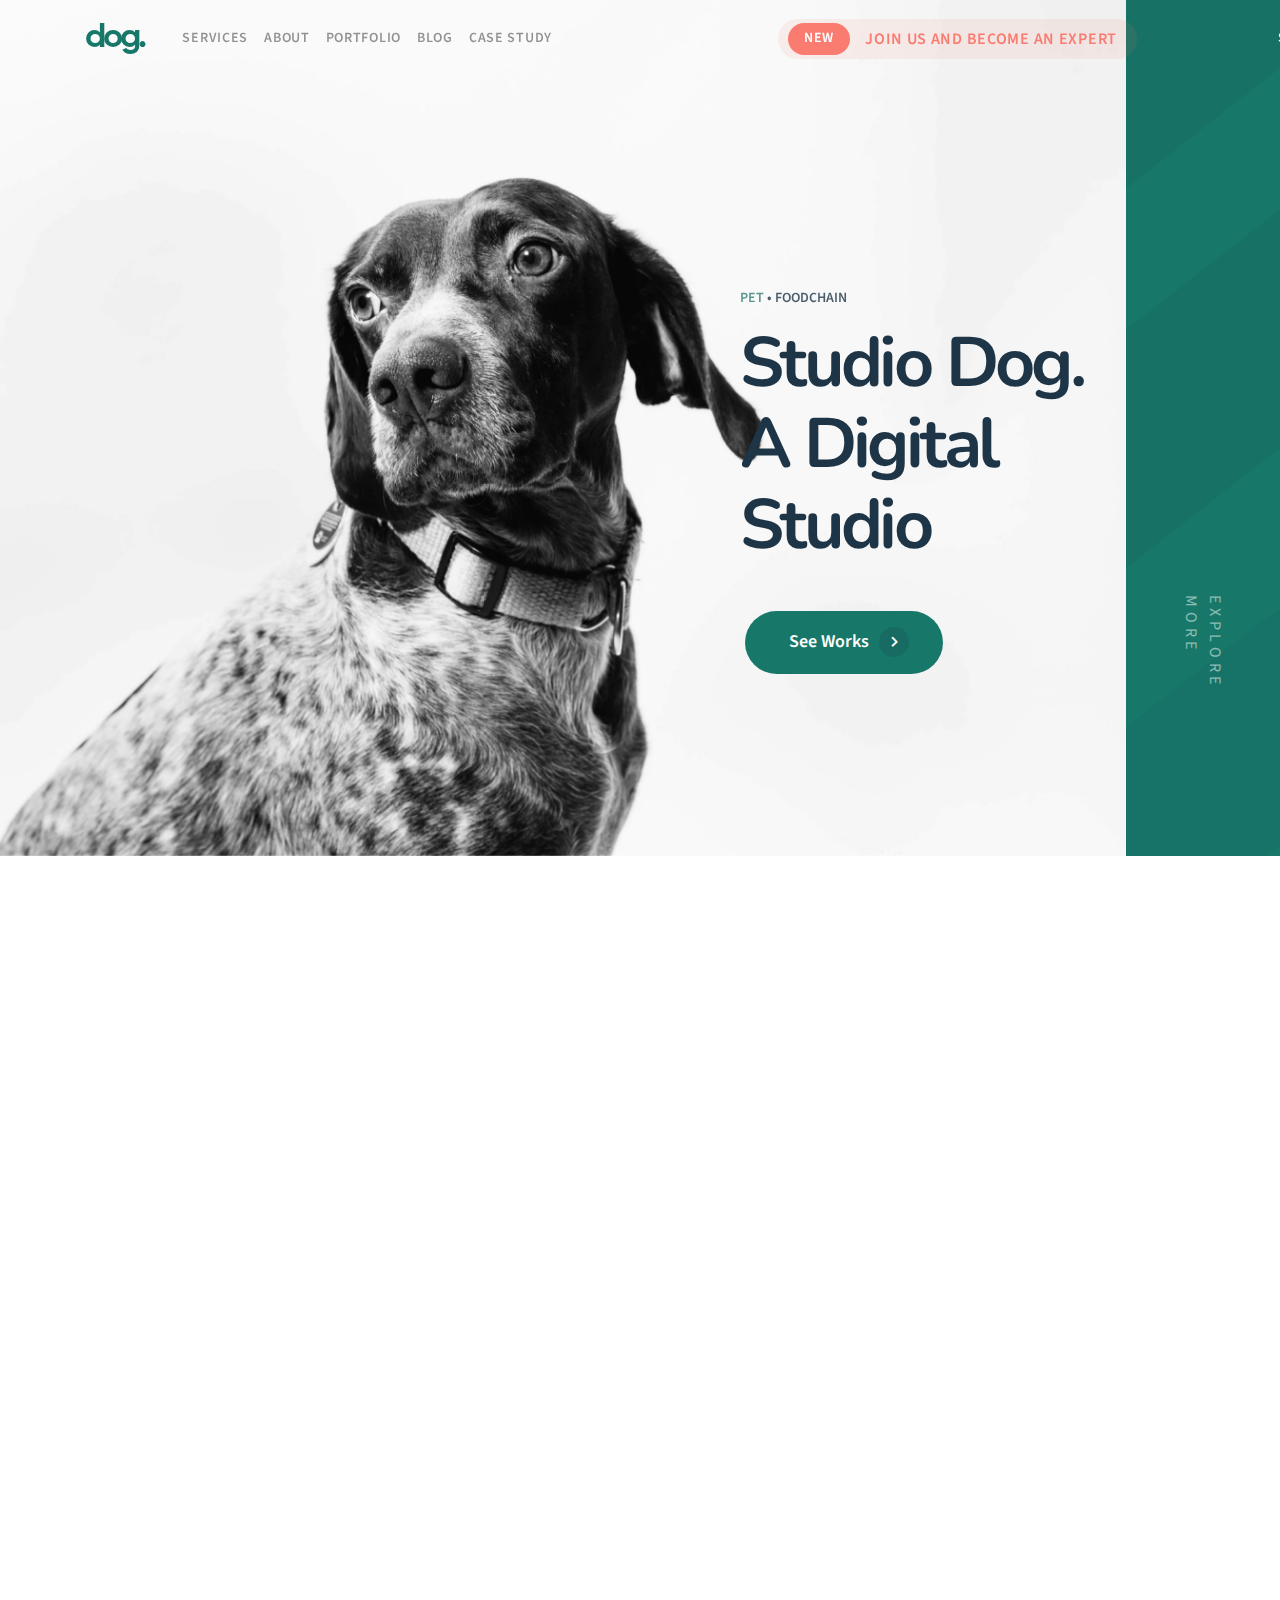
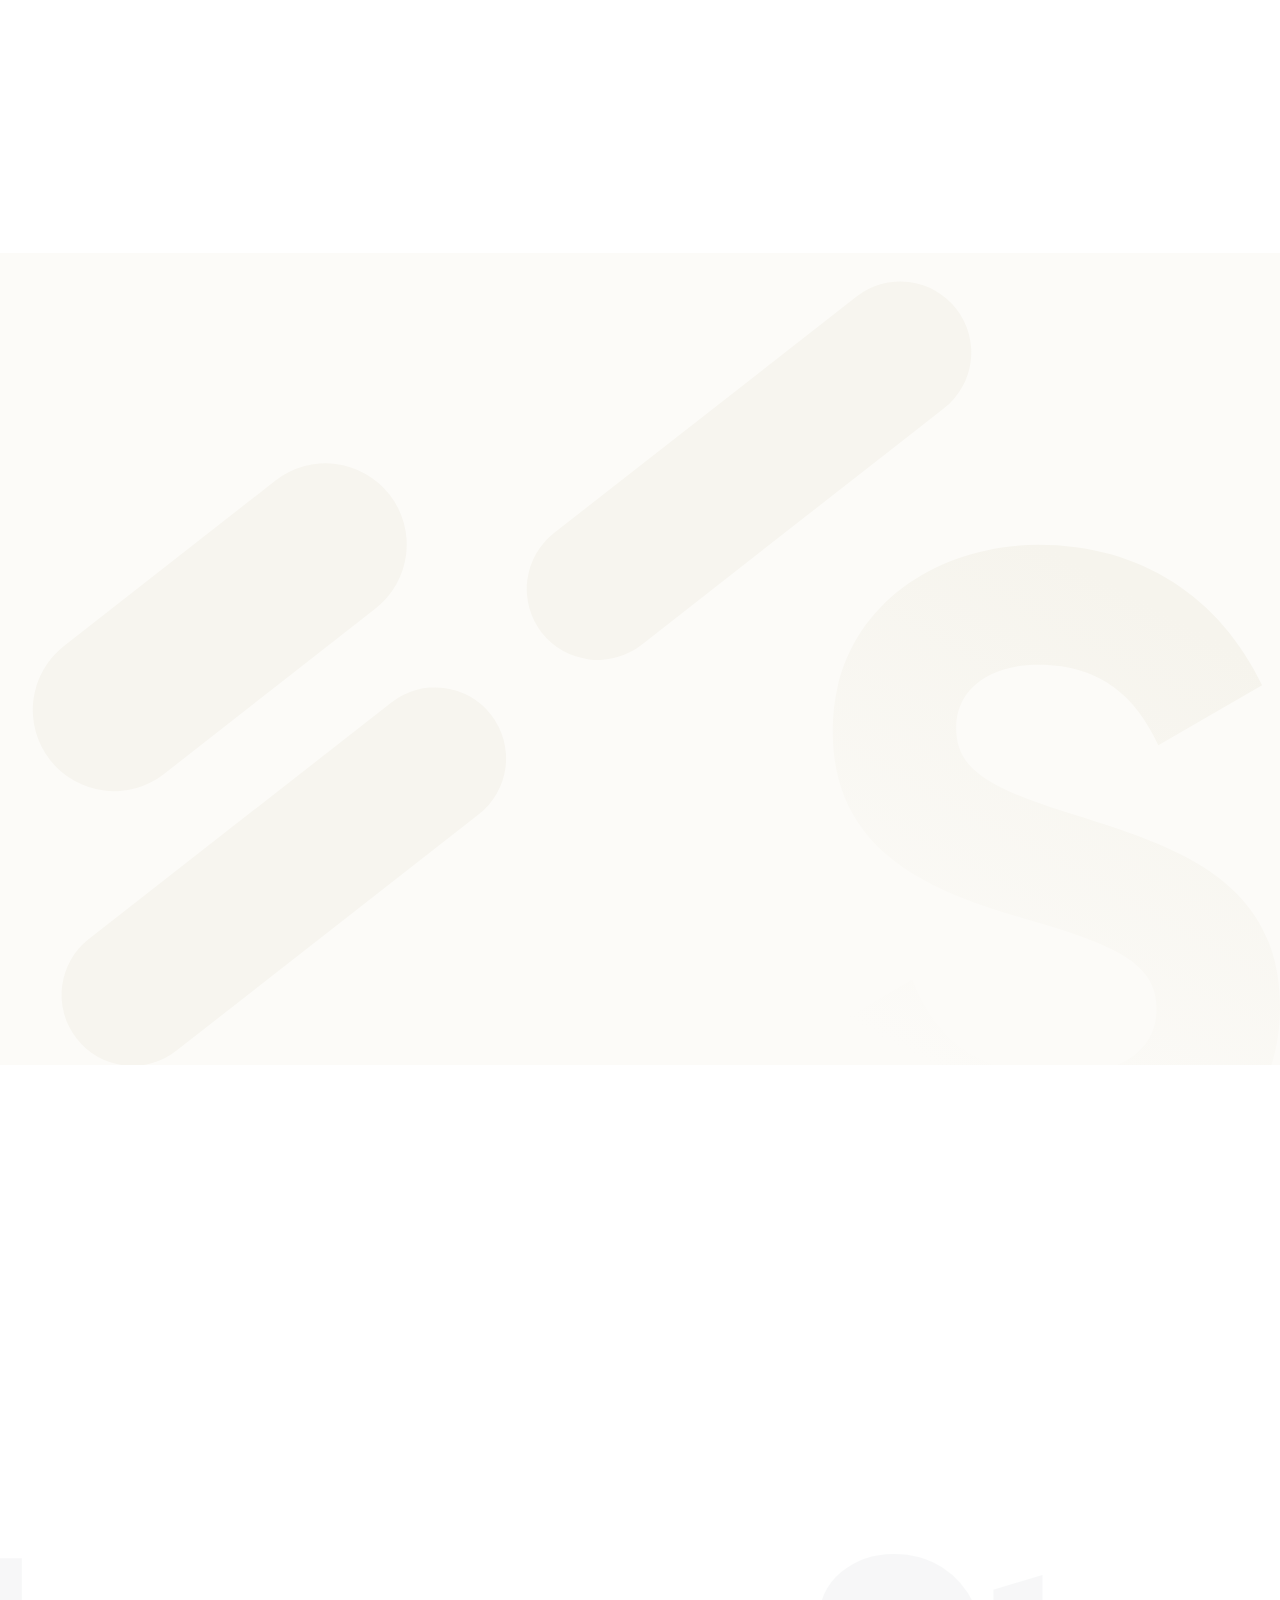
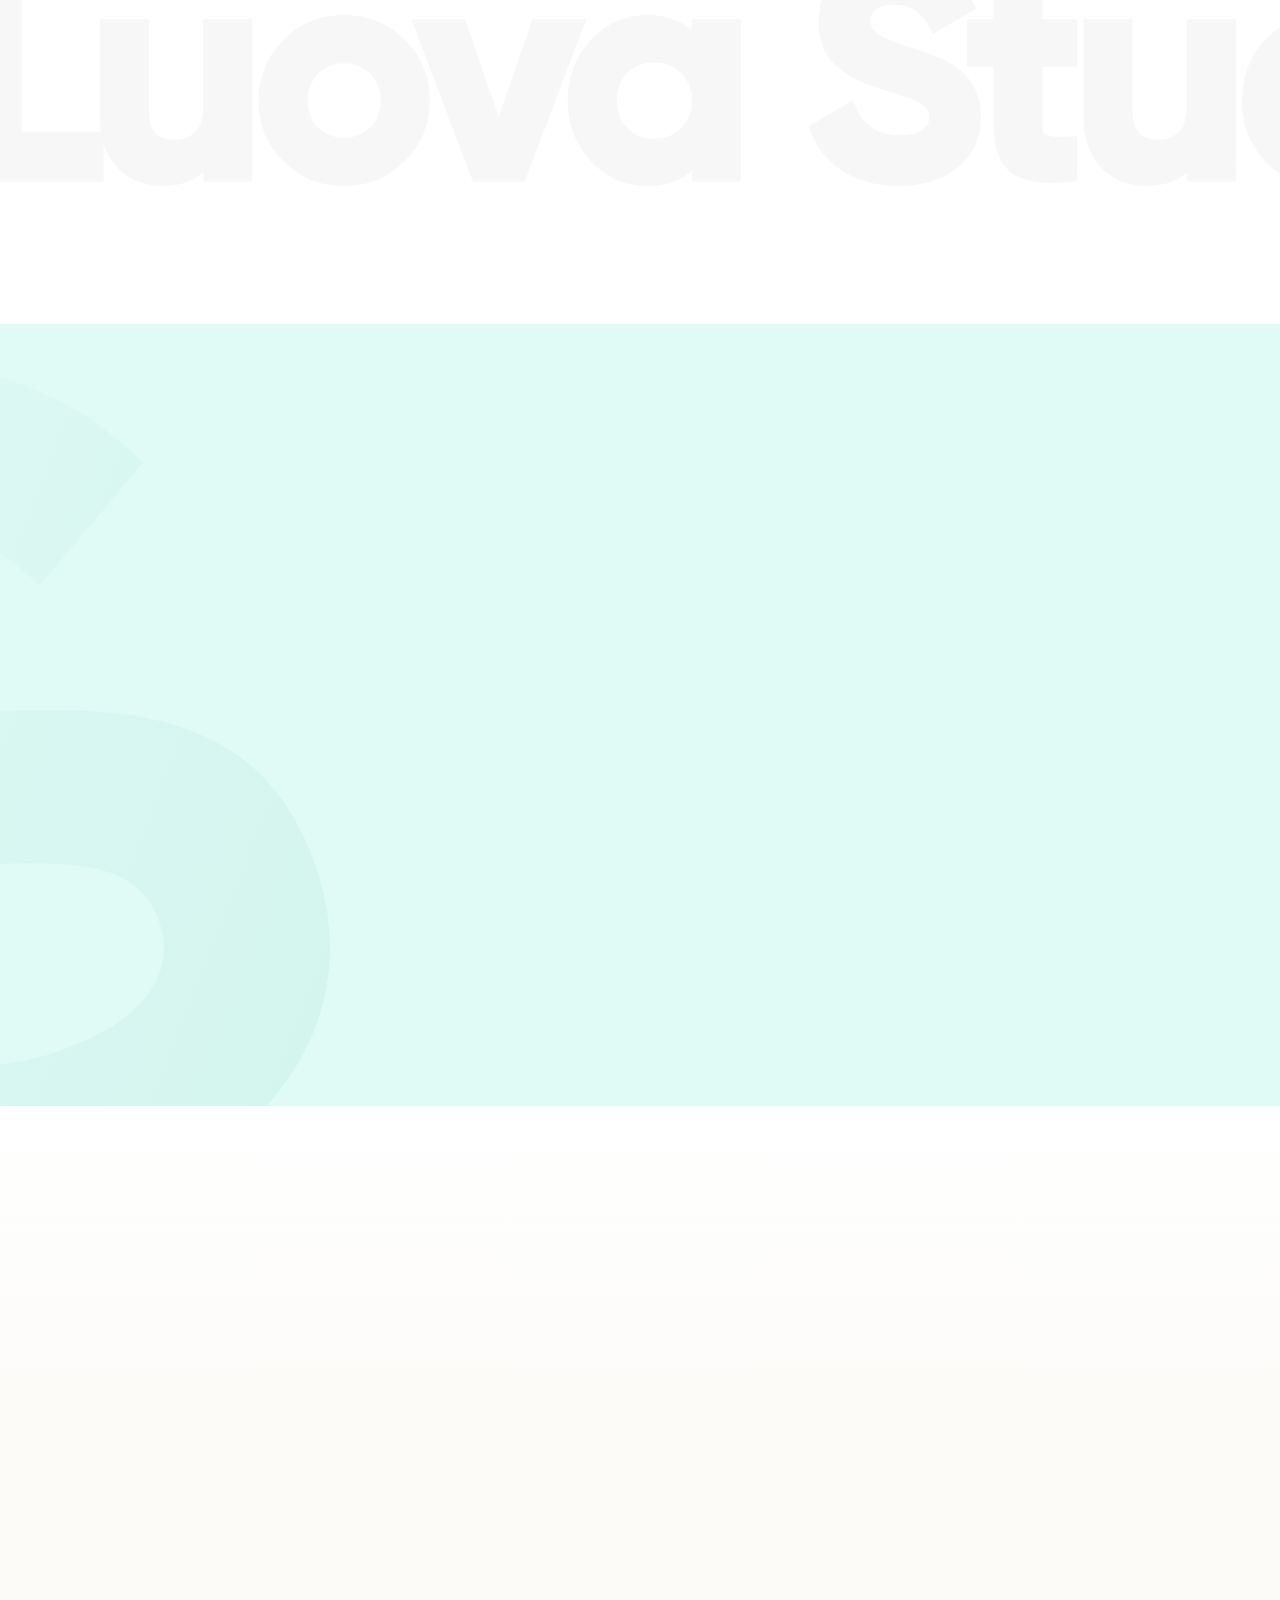
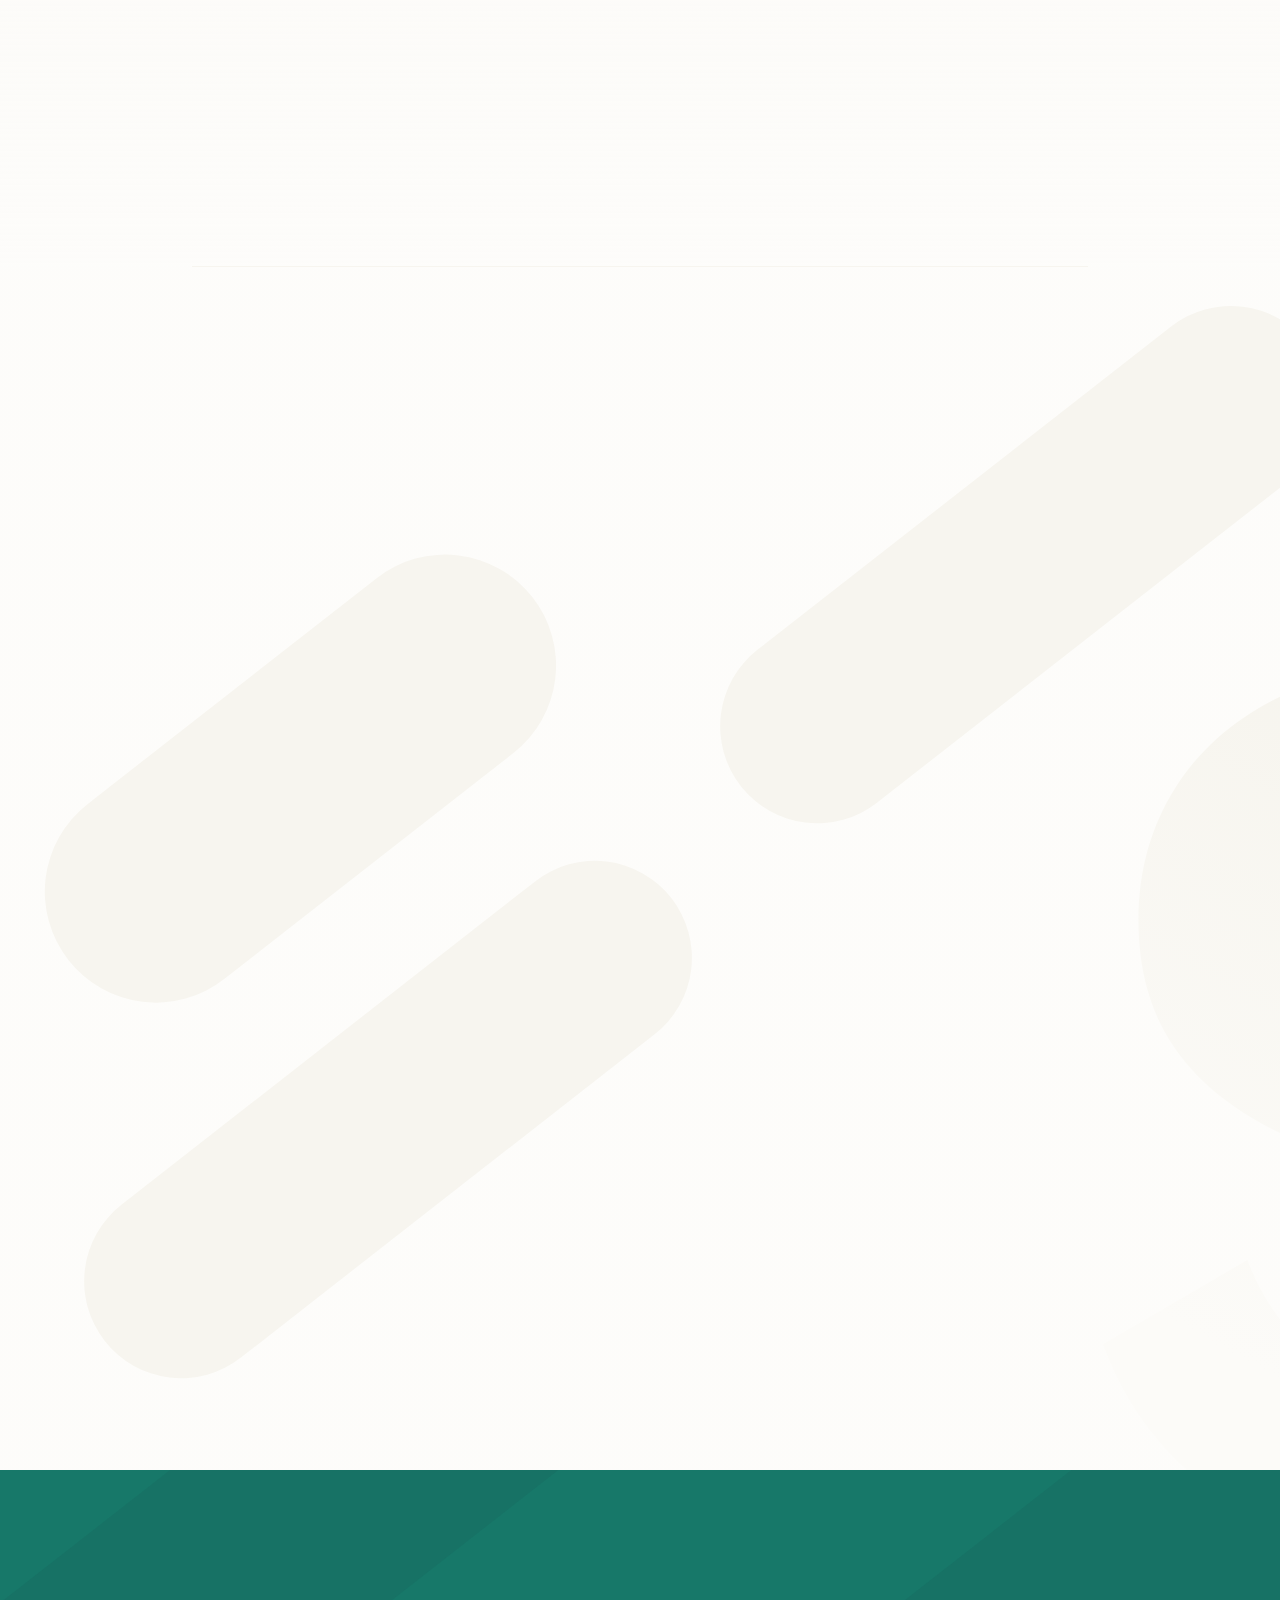
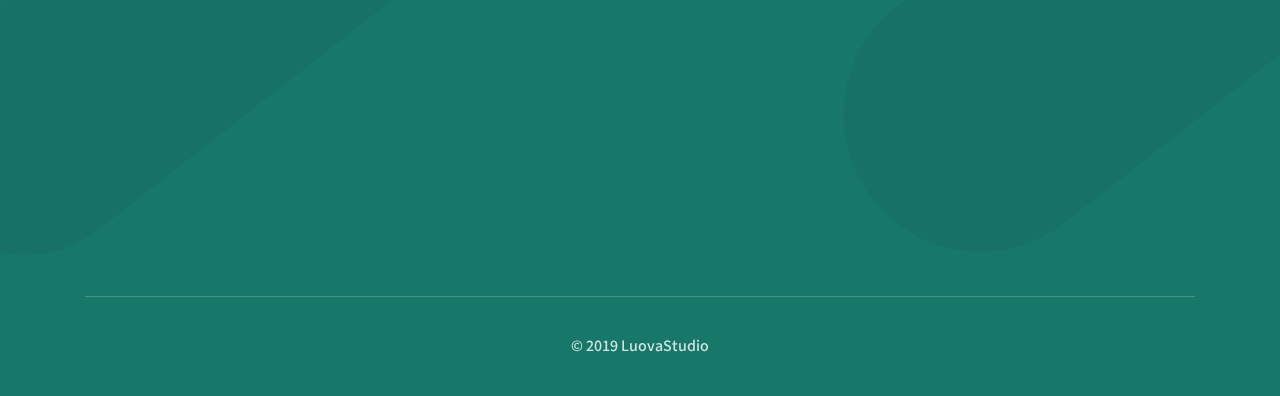
<file: index.html>
<!DOCTYPE html>
<html lang="en">
<head>
    <meta charset="UTF-8">
    <meta name="viewport" content="width=device-width, initial-scale=1.0, shrink-to-fit=no">
    <meta http-equiv="X-UA-Compatible" content="ie=edge">
    <title>dog. || Home</title>
    <!-- Font -->
    <link
        href="https://fonts.googleapis.com/css?family=Nunito:200,200i,300,300i,400,400i,600,600i,700,700i,800,800i,900,900i&display=swap"
        rel="stylesheet">
    <link href="https://fonts.googleapis.com/css?family=Karla:400,400i,700,700i&display=swap" rel="stylesheet">
    <link
        href="https://fonts.googleapis.com/css?family=Source+Sans+Pro:200,200i,300,300i,400,400i,600,600i,700,700i,900,900i&display=swap"
        rel="stylesheet">
    <link rel="stylesheet" href="assets/css/fonts.css">
    <!-- Bootstrap CSS -->
    <link rel="stylesheet" href="assets/plugins/css/bootstrap.min.css">
    <!-- Fontawesome -->
    <link rel="stylesheet" href="assets/plugins/css/fontawesome.min.css">
    <link rel="stylesheet" href="assets/css/all.min.css">
    <!-- Hover CSS -->
    <link rel="stylesheet" href="assets/plugins/css/hover.css">
    <!-- AOS -->
    <link rel="stylesheet" href="assets/plugins/css/aos.css">
    <!-- Anime CSS -->
    <link rel="stylesheet" href="assets/plugins/css/animate.css">
    <!-- Owl CSS -->
    <link rel="stylesheet" href="assets/plugins/css/owl.carousel.min.css">
    <link rel="stylesheet" href="assets/plugins/css/owl.theme.default.min.css">
    <!-- Custom CSS -->
    <link rel="stylesheet" href="assets/css/style.css">
    <!-- Rsponsive -->
    <link rel="stylesheet" href="assets/css/responsive.css">
</head>
<body>
    <!-- MODAL -->
    <div class="modal fade bd-example-modal-lg" id="reelvid" tabindex="-1" role="dialog" aria-hidden="true">
        <div class="modal-dialog modal-lg custom-md-dlg">
            <div class="modal-content custom-md-cnt">
                <div class="modal-body custom-md-body">
                    <iframe class="modal_inner"  src="https://www.youtube.com/embed/FoqQt66rUEc"
                        allow="accelerometer; autoplay; encrypted-media; gyroscope; picture-in-picture"
                        allowfullscreen></iframe>
                </div>
            </div>
        </div>
    </div>
    <!-- MODAL ENDS -->
    <!-- HEADER-SECTION -->
    <header class="header-nav-wrapper fix_top">
        <nav class="navbar navbar-expand-lg navbar-light custom-nav" data-aos="fade-down" data-aos-duration="1000">
            <div class="container">
                <a class="navbar-brand" href="index.html">
                    <div class="main-logo">
                        <p>dog.</p>
                    </div>
                </a>
                <button class="navbar-toggler" type="button" data-toggle="collapse"
                    data-target="#navbarSupportedContent" aria-controls="navbarSupportedContent" aria-expanded="false"
                    aria-label="Toggle navigation">
                    <span class="navbar-toggler-icon"></span>
                </button>
                <div class="collapse navbar-collapse" id="navbarSupportedContent">
                    <ul class="navbar-nav mr-auto custom-nav-ul">
                        <li class="nav-item custom-item">
                            <a class="nav-link" href="services.html">SERVICES</a>
                        </li>
                        <li class="nav-item custom-item">
                            <a class="nav-link" href="about.html">ABOUT</a>
                        </li>
                        <li class="nav-item custom-item">
                            <a class="nav-link" href="portfolio.html">PORTFOLIO</a>
                        </li>
                        <li class="nav-item custom-item">
                            <a class="nav-link" href="blog.html">BLOG</a>
                        </li>
                        <li class="nav-item custom-item">
                            <a class="nav-link" href="case.html">CASE STUDY</a>
                        </li>
                    </ul>
                    <ul class="navbar-nav ml-auto custom-nav-ul">
                        <li class="nav-item margin-auto">
                            <div class="new d-flex">
                                <button class="nw-btn btn">NEW</button>
                                <div class="nw-text">
                                    JOIN US AND BECOME AN EXPERT
                                </div>
                            </div>
                        </li>
                    </ul>
                </div>
                <a class="custom-btn3 hvr-left-white res-hi txt-none" href="contact-us.html">SAY HI!</a>
            </div>
        </nav>
    </header> <!-- Navbar ends -->
    <section class="header-wrapper">
        <div class="right-bg wow animated slideInRight" data-wow-delay=".5s">
            <div class="right-shape" style="background-image:url(assets/images/home-header.svg);">
                <p class="explore exp-bounce"><a class=" wow animate bounceInDown" data-wow-delay="1.5s"
                    href="#what">EXPLORE MORE</a></p>
            </div>
        </div>
        <div class="left-bg" data-aos="fade-in" data-aos-delay="300" data-aos-duration="1400"
            style="background-image: url(assets/images/header-bg.png);">
        </div>
        <div class="header-content-wrap">
            <div class="container">
                <div class="row">
                    <div class="col-md-5 col-sm-6 ml-auto">
                        <div class="header-content" data-aos="fade-up" data-aos-delay="300" data-aos-duration="1000">
                            <div class="section-header-heading">
                                <h5><span class="pet">PET</span> • FOODCHAIN </h5>
                                <h1>Studio Dog.<br>A Digital Studio</h1>
                            </div>
                            <div class="head-btn">
                                <button type="button" class="btn-group hvr-float custom-btn custom-btn2 custom-btn4">
                                    See Works
                                    <i class="fas fa-chevron-right contact-i contact-i-2"></i>
                                </button>
                            </div>
                        </div>
                    </div>
                </div>
            </div>
        </div>
    </section>
    <!-- HEADER-SECTION-ENDS -->
    <!-- ******************* -->
    <!-- WHAT-HAPPENS-SECTION -->
    <section class="what-wrapper" id="what">
        <div class="container">
            <div class="row">
                <div class="col-md-12 col-sm-12">
                    <div class="section-header-wrap">
                        <div class="section-header" data-aos="fade-up" data-aos-delay="150" data-aos-duration="1000">
                            <h5>SERVICES</h5>
                            <h2>What Happens Here?</h2>
                        </div>
                    </div>
                </div>
            </div>
            <div class="what-content-wrap">
                <div class="row" data-aos="fade-up" data-aos-delay="300" data-aos-duration="1000">
                    <div class="col-md-4 custom-col-wp">
                        <div class="what-card-wrap">
                            <div class="what-card">
                                <img src="assets/images/shape-1.svg" alt="ui/ux-shape">
                                <h4>UI & UX Design</h4>
                                <p>A complete about-face economy Amsterdams</p>
                            </div>
                        </div>
                    </div>
                    <div class="col-md-4 custom-col-wp">
                        <div class="what-card-wrap borderLR">
                            <div class="what-card mT">
                                <img src="assets/images/shape-2.svg" alt="ui/ux-shape">
                                <h4>Frontend Development</h4>
                                <p>A complete about-face economy Amsterdams</p>
                            </div>
                        </div>
                    </div>
                    <div class="col-md-4 custom-col-wp">
                        <div class="what-card-wrap">
                            <div class="what-card mT">
                                <img src="assets/images/shape-3.svg" alt="ui/ux-shape">
                                <h4>Branding Design</h4>
                                <p>A complete about-face economy Amsterdams</p>
                            </div>
                        </div>
                    </div>
                </div>
                <div class="row" data-aos="fade-up" data-aos-delay="400" data-aos-duration="1000">
                    <div class="col-md-4 custom-col-wp">
                        <div class="what-card-wrap borderT">
                            <div class="what-card">
                                <img src="assets/images/shape-4.svg" alt="ui/ux-shape">
                                <h4>App Design</h4>
                                <p>A complete about-face economy Amsterdams</p>
                            </div>
                        </div>
                    </div>
                    <div class="col-md-4 custom-col-wp">
                        <div class="what-card-wrap borderLR borderT">
                            <div class="what-card mT">
                                <img src="assets/images/shape-5.svg" alt="ui/ux-shape">
                                <h4>Photography</h4>
                                <p>A complete about-face economy Amsterdams</p>
                            </div>
                        </div>
                    </div>
                    <div class="col-md-4 custom-col-wp">
                        <div class="what-card-wrap borderT">
                            <div class="what-card what-card-3 mT lh">
                                <img src="assets/images/shape-6.svg" alt="ui/ux-shape">
                                <h4>Website Development</h4>
                                <p>A complete about-face economy Amsterdams</p>
                            </div>
                        </div>
                    </div>
                </div>
            </div>
        </div>
    </section>
    <!-- WHAT-HAPPENS-ENDS -->
    <!-- ******************* -->
    <!-- LOGO-SECTION-STARTS -->
    <div class="logo-wrapper text-center">
        <div class="container">
            <div class="row">
                <div class="col-md-12 col-sm-12">
                    <div class="logo-content" data-aos="fade-up" data-aos-delay="300" data-aos-duration="1000">
                        <div class="row">
                            <div class="col-md-2 col-sm-2">
                                <img src="assets/images/cisco.svg" alt="">
                            </div>
                            <div class="col-md-3 col-sm-3">
                                <img src="assets/images/udemy.svg" alt="">
                            </div>
                            <div class="col-md-2 col-sm-2">
                                <img src="assets/images/aircall.svg" alt="">
                            </div>
                            <div class="col-md-3 col-sm-3">
                                <img class="mT-2 oyo-logo" src="assets/images/oyo.svg" alt="">
                            </div>
                            <div class="col-md-2 col-sm-2">
                                <img class="mT" src="assets/images/paypal.svg" alt="">
                            </div>
                        </div>
                    </div>
                </div>
            </div>
        </div>
    </div>
    <!-- FOR MOBILE SCREEN -->
    <div class="logo-wrapper mobile-logo-wrapper">
        <div class="mobile-logo-wrap" data-aos="fade-up" data-aos-delay="300" data-aos-duration="1000">
            <div class="container">
                <div class="row">
                    <div class="col-md-12 col-sm-12">
                        <div class="logo-content-wrap">
                            <div class="logo-content">
                                <img src="assets/images/cisco.svg" alt="">
                            </div>
                            <div class="logo-content">
                                <img src="assets/images/udemy.svg" alt="">
                            </div>
                            <div class="logo-content">
                                <img src="assets/images/aircall.svg" alt="">
                            </div>
                            <div class="logo-content">
                                <img class="mT-2 oyo-logo" src="assets/images/oyo.svg" alt="">
                            </div>
                            <div class="logo-content">
                                <img class="mT" src="assets/images/paypal.svg" alt="">
                            </div>
                        </div>
                    </div>
                </div>
            </div>
        </div>
    </div>
    <!-- LOGO SENTION ENDS -->
    <!-- ******************* -->
    <!-- PAY SECTION STARTS -->
    <section class="pay-wrapper">
        <div class="branding-wrap pay-wrap" style="background-image: url(assets/images/client_shape.svg);">
            <div class="container">
                <div class="row">
                    <div class="col-md-12">
                        <div class="pay-slider" data-aos="fade-up" data-aos-delay="500" data-aos-duration="1000">
                            <div class="owl-carousel owl-theme brand-content-wrap">
                                <div class="item">
                                    <div class="row">
                                        <div class="col-md-6 col-sm-6">
                                            <div class="brand-img-content">
                                                <img src="assets/images/iphone1-2x.svg" alt="">
                                            </div>
                                        </div>
                                        <div class="col-md-6 col-sm-6">
                                            <div class="brand-content">
                                                <div class="section-header section-header-2">
                                                    <h5>CASE STUDY</h5>
                                                    <h2>Pay Smartly on<br> Grabe</h2>
                                                </div>
                                                <p class="def-p">
                                                    Must go faster. Yeah, but your scientists were so preoccupied
                                                    with whether or not they could, they didn't stop to think if
                                                    they should. God creates dinosaurs. God destroys dinosaurs.
                                                </p>
                                                <div class="view-case">
                                                    <a href="">View Case Study on</a>
                                                    <div class="ts">
                                                        <i class="fab fa-behance i-behance"></i>
                                                    </div>
                                                </div>
                                            </div>
                                        </div>
                                    </div>
                                </div>
                                <div class="item">
                                    <div class="row">
                                        <div class="col-md-6 col-sm-6">
                                            <div class="brand-img-content">
                                                <img src="assets/images/iphone1-2x.svg" alt="">
                                            </div>
                                        </div>
                                        <div class="col-md-6 col-sm-6">
                                            <div class="brand-content">
                                                <div class="section-header section-header-2">
                                                    <h5>CASE STUDY</h5>
                                                    <h2>Pay Smartly on<br> Grabe</h2>
                                                </div>
                                                <p class="def-p">
                                                    They didn't stop to think if
                                                    they should. God creates dinosaurs. God destroys dinosaurs, Must go
                                                    faster. Yeah, but your scientists were so preoccupied
                                                    with whether or not they could.
                                                </p>
                                                <div class="view-case">
                                                    <a href="">View Case Study on</a>
                                                    <div class="ts">
                                                        <i class="fab fa-behance i-behance"></i>
                                                    </div>
                                                </div>
                                            </div>
                                        </div>
                                    </div>
                                </div>
                                <div class="item">
                                    <div class="row">
                                        <div class="col-md-6 col-sm-6">
                                            <div class="brand-img-content">
                                                <img src="assets/images/iphone1-2x.svg" alt="">
                                            </div>
                                        </div>
                                        <div class="col-md-6 col-sm-6">
                                            <div class="brand-content">
                                                <div class="section-header section-header-2">
                                                    <h5>CASE STUDY</h5>
                                                    <h2>Pay Smartly on<br> Grabe</h2>
                                                </div>
                                                <p class="def-p">
                                                    Must go faster. Yeah, but your scientists were so preoccupied
                                                    with whether or not they could, they didn't stop to think if
                                                    they should. God creates dinosaurs. God destroys dinosaurs.
                                                </p>
                                                <div class="view-case">
                                                    <a href="">View Case Study on</a>
                                                    <div class="ts">
                                                        <i class="fab fa-behance i-behance"></i>
                                                    </div>
                                                </div>
                                            </div>
                                        </div>
                                    </div>
                                </div>
                                <div class="item">
                                    <div class="row">
                                        <div class="col-md-6 col-sm-6">
                                            <div class="brand-img-content">
                                                <img src="assets/images/iphone1-2x.svg" alt="">
                                            </div>
                                        </div>
                                        <div class="col-md-6 col-sm-6">
                                            <div class="brand-content">
                                                <div class="section-header section-header-2">
                                                    <h5>CASE STUDY</h5>
                                                    <h2>Pay Smartly on<br> Grabe</h2>
                                                </div>
                                                <p class="def-p">
                                                    They didn't stop to think if
                                                    they should. God creates dinosaurs. God destroys dinosaurs, Must go
                                                    faster. Yeah, but your scientists were so preoccupied
                                                    with whether or not they could.
                                                </p>
                                                <div class="view-case">
                                                    <a href="">View Case Study on</a>
                                                    <div class="ts">
                                                        <i class="fab fa-behance i-behance"></i>
                                                    </div>
                                                </div>
                                            </div>
                                        </div>
                                    </div>
                                </div>
                            </div>
                        </div>
                    </div>
                </div>
            </div>
        </div>
    </section>
    <!-- PAY SECTION ENDS -->
    <!-- ******************* -->
    <!-- PLAY THE REEL SECTION STARTS -->
    <section class="play-wrapper">
        <div class="bg-text">Luova Studio</div>
        <div class="play-wrap">
            <div class="container">
                <div class="row">
                    <div class="col-md-6">
                        <div class="play-content-wrap" data-aos="fade-up" data-aos-delay="300" data-aos-duration="1000">
                            <div class="section-header section-header-2">
                                <h5>ABOUT US</h5>
                                <h2>Play the Reel to See Our Process</h2>
                            </div>
                            <p class="def-p">
                                Must go faster. Yeah, but your scientists were so preoccupied with whether or not they
                                could, they didn't stop to think if they should. God creates dinosaurs. God destroys
                                dinosaurs. God creates Man. Man destroys God. Man creates Dinosaurs. My dad once told me
                            </p>
                            <button type="button" class="btn-group custom-btn hvr-float">Know More</button>
                        </div>
                    </div>
                    <div class="col-md-6">
                        <div class="play-img-wrap" data-aos="fade" data-aos-delay="400" data-aos-duration="1000">
                            <img class="dotshape" src="assets/images/dotshape.png"
                                srcset="assets/images/dotshape.png 2x" alt="dotshape">
                            <img class="reel" src="assets/images/reel.png" srcset="assets/images/reel.png 2x"
                                alt="reel">
                            <a class="play-btn" data-toggle="modal" data-target="#reelvid">
                                <i class="fas fa-play custom-i"></i>
                            </a>
                            <div class="play-btn-effect animated hinge infinite zoomInn">
                            </div>
                        </div>
                    </div>
                </div>
            </div>
        </div>
    </section>
    <!-- PLAY THE REEL ENDS -->
    <!-- ******************* -->
    <!-- BRANDING SECTION STARTS -->
    <section class="branding-wrapper">
        <div class="branding-wrap" id="brandShape" style="background-image: url(assets/images/s.svg);">
            <div class="container">
                <div class="row">
                    <div class="col-md-12">
                        <div class="brand-nav-wrap" data-aos="fade-up" data-aos-delay="300" data-aos-duration="1000">
                            <div class="nav flex-column nav-pills custom-pills" id="v-pills-tab2" role="tablist"
                                aria-orientation="vertical">
                                <a class="nav-link custom-nav-link active" id="v-pills-home-tab" data-toggle="pill"
                                    href="#v-pills-c1" role="tab" aria-selected="true"></a>
                                <a class="nav-link custom-nav-link" id="v-pills-profile-tab" data-toggle="pill"
                                    href="#v-pills-c2" role="tab" aria-selected="false"></a>
                                <a class="nav-link custom-nav-link" id="v-pills-messages-tab" data-toggle="pill"
                                    href="#v-pills-c3" role="tab" aria-selected="false"></a>
                                <a class="nav-link custom-nav-link" id="v-pills-settings-tab" data-toggle="pill"
                                    href="#v-pills-c4" role="tab" aria-selected="false"></a>
                            </div>
                            <div class="tab-content brand-content-wrap" id="v-pills-tabContent2">
                                <div class="tab-pane fade show active" id="v-pills-c1" role="tabpanel"
                                    aria-labelledby="v-pills-home-tab">
                                    <div class="row">
                                        <div class="col-md-6">
                                            <div class="brand-content">
                                                <div class="section-header section-header-3">
                                                    <h5>CASE STUDY</h5>
                                                    <h2>Branding and Collateral Design</h2>
                                                    <h5 class="brand-qk">FOR <span class="qk">" QUOKKA "</span>
                                                        CORPORATION</h5>
                                                </div>
                                                <p class="def-p">
                                                    Must go faster. Yeah, but your scientists were so preoccupied
                                                    with whether or not they could, they didn't stop to think if
                                                    they should. God creates dinosaurs. God destroys dinosaurs.
                                                </p>
                                                <div class="brand-card">
                                                    <div class="cl-img">
                                                        <img src="assets/images/cimg2x.png" alt="">
                                                    </div>
                                                    <div class="cl-content">
                                                        <h5 class="m-btm">Client</h5>
                                                        <p>Patric Johnson, Founder and CEO of Quokka</p>
                                                    </div>
                                                </div>
                                                <div class="view-case">
                                                    <a href="">View Case Study</a>
                                                    <div class="ts">
                                                        <i class="fab fa-behance i-behance"></i>
                                                    </div>
                                                </div>
                                            </div>
                                        </div>
                                        <div class="col-md-6">
                                            <div class="brand-img-content">
                                                <img src="assets/images/qukko2x.png" alt="">
                                            </div>
                                        </div>
                                    </div>
                                </div>
                                <div class="tab-pane fade" id="v-pills-c2" role="tabpanel"
                                    aria-labelledby="v-pills-home-tab">
                                    <div class="row">
                                        <div class="col-md-6">
                                            <div class="brand-content">
                                                <div class="section-header section-header-3">
                                                    <h5>CASE STUDY</h5>
                                                    <h2>Branding and Collateral Design</h2>
                                                    <h5 class="brand-qk">FOR <span class="qk">" QUOKKA "</span>
                                                        CORPORATION</h5>
                                                </div>
                                                <p class="def-p">
                                                    Must go faster. Yeah, but your scientists were so preoccupied
                                                    with whether or not they could, they didn't stop to think if
                                                    they should. God creates dinosaurs. God destroys dinosaurs.
                                                </p>
                                                <div class="brand-card">
                                                    <div class="cl-img">
                                                        <img src="assets/images/cimg2x.png" alt="">
                                                    </div>
                                                    <div class="cl-content">
                                                        <h5>Client</h5>
                                                        <p>Patric Johnson, Founder and CEO of Quokka</p>
                                                    </div>
                                                </div>
                                                <div class="view-case">
                                                    <a href="">View Case Study</a>
                                                    <div class="ts">
                                                        <i class="fab fa-behance i-behance"></i>
                                                    </div>
                                                </div>
                                            </div>
                                        </div>
                                        <div class="col-md-6">
                                            <div class="brand-img-content">
                                                <img src="assets/images/qukko2x.png" alt="">
                                            </div>
                                        </div>
                                    </div>
                                </div>
                                <div class="tab-pane fade" id="v-pills-c3" role="tabpanel"
                                    aria-labelledby="v-pills-home-tab">
                                    <div class="row">
                                        <div class="col-md-6">
                                            <div class="brand-content">
                                                <div class="section-header section-header-3">
                                                    <h5>CASE STUDY</h5>
                                                    <h2>Branding and Collateral Design</h2>
                                                    <h5 class="brand-qk">FOR <span class="qk">" QUOKKA "</span>
                                                        CORPORATION</h5>
                                                </div>
                                                <p class="def-p">
                                                    Must go faster. Yeah, but your scientists were so preoccupied
                                                    with whether or not they could, they didn't stop to think if
                                                    they should. God creates dinosaurs. God destroys dinosaurs.
                                                </p>
                                                <div class="brand-card">
                                                    <div class="cl-img">
                                                        <img src="assets/images/cimg2x.png" alt="">
                                                    </div>
                                                    <div class="cl-content">
                                                        <h5>Client</h5>
                                                        <p>Patric Johnson, Founder and CEO of Quokka</p>
                                                    </div>
                                                </div>
                                                <div class="view-case">
                                                    <a href="">View Case Study</a>
                                                    <div class="ts">
                                                        <i class="fab fa-behance i-behance"></i>
                                                    </div>
                                                </div>
                                            </div>
                                        </div>
                                        <div class="col-md-6">
                                            <div class="brand-img-content">
                                                <img src="assets/images/qukko2x.png" alt="">
                                            </div>
                                        </div>
                                    </div>
                                </div>
                                <div class="tab-pane fade" id="v-pills-c4" role="tabpanel"
                                    aria-labelledby="v-pills-home-tab">
                                    <div class="row">
                                        <div class="col-md-6">
                                            <div class="brand-content">
                                                <div class="section-header section-header-3">
                                                    <h5>CASE STUDY</h5>
                                                    <h2>Branding and Collateral Design</h2>
                                                    <h5 class="brand-qk">FOR <span class="qk">" QUOKKA "</span>
                                                        CORPORATION</h5>
                                                </div>
                                                <p class="def-p">
                                                    Must go faster. Yeah, but your scientists were so preoccupied
                                                    with whether or not they could, they didn't stop to think if
                                                    they should. God creates dinosaurs. God destroys dinosaurs.
                                                </p>
                                                <div class="brand-card">
                                                    <div class="cl-img">
                                                        <img src="assets/images/cimg2x.png" alt="">
                                                    </div>
                                                    <div class="cl-content">
                                                        <h5>Client</h5>
                                                        <p>Patric Johnson, Founder and CEO of Quokka</p>
                                                    </div>
                                                </div>
                                                <div class="view-case">
                                                    <a href="">View Case Study</a>
                                                    <div class="ts">
                                                        <i class="fab fa-behance i-behance"></i>
                                                    </div>
                                                </div>
                                            </div>
                                        </div>
                                        <div class="col-md-6">
                                            <div class="brand-img-content">
                                                <img src="assets/images/qukko2x.png" alt="">
                                            </div>
                                        </div>
                                    </div>
                                </div>
                            </div>
                        </div>
                    </div>
                </div>
            </div>
        </div>
    </section>
    <!-- BRANDING ENDS -->
    <!-- ******************* -->
    <!-- OUR TEAM MEMBERS SECTION STARTS -->
    <section class="our-member-wrapper">
        <div class="our-wrap">
            <div class="container">
                <div class="row">
                    <div class="col-md-12">
                        <div class="section-header text-center" data-aos="fade-up" data-aos-delay="150"
                            data-aos-duration="1000">
                            <h5>MEET</h5>
                            <h2>Our Team Members</h2>
                        </div>
                    </div>
                </div>
                <div class="member-card-wrap" data-aos="fade-up" data-aos-delay="300" data-aos-duration="1000">
                    <div class="row">
                        <div class="col-md-4">
                            <div class="member-card">
                                <div class="member-img">
                                    <img src="assets/images/member1_2x.png" alt="Joe Reynolds">
                                    <div class="cl-social">
                                        <div class="cl-shape"
                                            style="background-image: url(assets/images/cl-shape2x.png);">
                                            <i class="fab fa-linkedin-in cl-i"></i>
                                            <i class="fab fa-facebook-f cl-i cl-if"></i>
                                            <i class="fab fa-twitter cl-i"></i>
                                        </div>
                                    </div>
                                </div>
                                <div class="member-details">
                                    <h4>Joe Reynolds</h4>
                                    <p>Managing Partner</p>
                                </div>
                            </div>
                        </div>
                        <div class="col-md-4">
                            <div class="member-card">
                                <div class="member-img">
                                    <img src="assets/images/member2_2x.png" alt="Eula Moss">
                                    <div class="cl-social">
                                        <div class="cl-shape"
                                            style="background-image: url(assets/images/cl-shape2x.png);">
                                            <i class="fab fa-linkedin-in cl-i"></i>
                                            <i class="fab fa-facebook-f cl-i cl-if"></i>
                                            <i class="fab fa-twitter cl-i"></i>
                                        </div>
                                    </div>
                                </div>
                                <div class="cl-circle">
                                </div>
                                <div class="member-details">
                                    <h4>Eula Moss</h4>
                                    <p>Managing Director</p>
                                </div>
                            </div>
                        </div>
                        <div class="col-md-4">
                            <div class="member-card">
                                <div class="member-img">
                                    <img src="assets/images/member3_2x.png" alt="Joe Reynolds">
                                    <div class="cl-social">
                                        <div class="cl-shape"
                                            style="background-image: url(assets/images/cl-shape2x.png);">
                                            <i class="fab fa-linkedin-in cl-i"></i>
                                            <i class="fab fa-facebook-f cl-i cl-if"></i>
                                            <i class="fab fa-twitter cl-i"></i>
                                        </div>
                                    </div>
                                </div>
                                <div class="member-details">
                                    <h4>Joe Reynolds</h4>
                                    <p>Product Designer</p>
                                </div>
                            </div>
                        </div>
                    </div>
                </div>
            </div>
        </div>
    </section>
    <!-- OUR TEAM MEMBER SECTION ENDS -->
    <!-- ******************* -->
    <!-- LOVED BY CLIENTS SECTION STARTS -->
    <section class="client-wrapper">
        <hr>
        <div class="client-wrap" id="clShape" style="background-image: url(assets/images/client_shape.svg);">
            <div class="container">
                <div class="row">
                    <div class="col-md-12">
                        <div class="section-header text-center" data-aos="fade-up" data-aos-delay="150"
                            data-aos-duration="1000">
                            <h5>FEEDBACKS</h5>
                            <h2>Loved By Clients</h2>
                        </div>
                    </div>
                </div>
                <div class="row">
                    <div class="col-md-9 mx-auto">
                        <div class="client-content-wrap" data-aos="fade-up" data-aos-delay="300"
                            data-aos-duration="1000">
                            <ul class="nav nav-pills nav-justified" id="pills-tab" role="tablist">
                                <li class="nav-item">
                                    <a class="nav-link active" id="pills-home-tab" data-toggle="pill"
                                        href="#pills-client1" role="tab" aria-selected="true">
                                        <div class="client-content text-center">
                                            <div class="client-content-img">
                                                <img src="assets/images/client1_2x.png" alt="Sheikh Al Raihan">
                                            </div>
                                            <div class="client-content-text">
                                                <h5>Shekh Al Raihan</h5>
                                                <p>CEO- Luova Studio</p>
                                            </div>
                                        </div>
                                    </a>
                                </li>
                                <li class="nav-item">
                                    <a class="nav-link" id="pills-home-tab-2" data-toggle="pill" href="#pills-client2"
                                        role="tab" aria-selected="true">
                                        <div class="client-content text-center">
                                            <div class="client-content-img">
                                                <img src="assets/images/client2_2x.png" alt="Sheikh Al Raihan">
                                            </div>
                                            <div class="client-content-text">
                                                <h5>Jeff Lowe</h5>
                                                <p>CEO- Luova Studio</p>
                                            </div>
                                        </div>
                                    </a>
                                </li>
                                <li class="nav-item">
                                    <a class="nav-link" id="pills-home-tab-3" data-toggle="pill" href="#pills-client3"
                                        role="tab" aria-selected="true">
                                        <div class="client-content text-center">
                                            <div class="client-content-img">
                                                <img src="assets/images/client3_2x.png" alt="Sheikh Al Raihan">
                                            </div>
                                            <div class="client-content-text">
                                                <h5>Edward Harrington</h5>
                                                <p>CEO- Luova Studio</p>
                                            </div>
                                        </div>
                                    </a>
                                </li>
                            </ul>
                            <!--nav-pill of clent section-->
                            <div class="client-pill-wrap">
                                <div class="tab-content" id="pills-tabContent">
                                    <div class="tab-pane fade show active" id="pills-client1" role="tabpanel"
                                        aria-labelledby="pills-home-tab">
                                        <div class="client-pill-text">
                                            <h6>20 FEBRUARY 2019</h6>
                                            <p>
                                                " Must go faster. Yeah, but your scientists were so preoccupied with
                                                whether or not they could, they didn't stop to think if they should. God
                                                creates dinosaurs. God destroys dinosaurs. God creates Man "
                                            </p>
                                        </div>
                                    </div>
                                    <div class="tab-pane fade" id="pills-client2" role="tabpanel">
                                        <div class="client-pill-text">
                                            <h6>20 February 2019</h6>
                                            <p>
                                                " Must go faster. Yeah, but your scientists were so preoccupied with
                                                whether or not they could, they didn't stop to think if they should. God
                                                creates dinosaurs. God destroys dinosaurs. God creates Man "
                                            </p>
                                        </div>
                                    </div>
                                    <div class="tab-pane fade" id="pills-client3" role="tabpanel">
                                        <div class="client-pill-text">
                                            <h6>20 February 2019</h6>
                                            <p>
                                                " Must go faster. Yeah, but your scientists were so preoccupied with
                                                whether or not they could, they didn't stop to think if they should. God
                                                creates dinosaurs. God destroys dinosaurs. God creates Man "
                                            </p>
                                        </div>
                                    </div>
                                </div>
                            </div>
                        </div>
                    </div>
                </div>
            </div>
            <div class="contact-wrap">
                <div class="container">
                    <div class="row">
                        <div class="col-md-12">
                            <div class="contact-card" data-aos="fade-up" data-aos-delay="350" data-aos-duration="1000">
                                <div class="contact-bg" style="background-image: url(assets/images/contact-card.svg);">
                                    <div class="row">
                                        <div class="col-md-8">
                                            <div class="section-header">
                                                <h5>CONTACT</h5>
                                                <h2>Have any Project’s in mind?</h2>
                                            </div>
                                        </div>
                                        <div class="col-md-4">
                                            <div class="card-btn">
                                                <a class="navbar-brand nav-link hvr-float custom-btn custom-btn2"
                                                    href="contact-us.html">
                                                    Contact Us
                                                    <i class="fas fa-chevron-right contact-i"></i>
                                                </a>
                                            </div>
                                        </div>
                                    </div>
                                </div>
                            </div>
                        </div>
                    </div>
                </div>
            </div>
        </div>
    </section>
    <!-- LOVED BY CLIENTS SECTION ENDS -->
    <!-- ******************* -->
    <!-- FOOTER STARTS -->
    <footer>
        <div class="footer-wrap">
            <div class="footer-bg" style="background-image: url(assets/images/services-footer-shape.svg);">
                <div class="container">
                    <div class="row">
                        <div class="col-md-3 col-sm-12">
                            <div class="footer-list-content-wrap margin-bottom-footer" data-aos="fade-up"
                                data-aos-delay="300" data-aos-duration="1000">
                                <div class="logo">
                                    <p>dog.</p>
                                </div>
                                <div class="footer-text">
                                    <p>You know nothing john snow</p>
                                </div>
                            </div>
                        </div>
                        <div class="col-md-2 col-sm-4">
                            <div class="footer-list-content-wrap" data-aos="fade-up" data-aos-delay="300"
                                data-aos-duration="1000">
                                <div class="footer-list">
                                    <h5>ABOUT US</h5>
                                    <ul class="footer-ul">
                                        <li>E-books</li>
                                        <li>Presentation</li>
                                        <li>Dashboard</li>
                                        <li>Management</li>
                                        <li>Services</li>
                                        <li>About us</li>
                                    </ul>
                                </div>
                            </div>
                        </div>
                        <div class="col-md-2 col-sm-4">
                            <div class="footer-list-content-wrap" data-aos="fade-up" data-aos-delay="300"
                                data-aos-duration="1000">
                                <div class="footer-list">
                                    <h5>CAREER</h5>
                                    <ul class="footer-ul">
                                        <li>E-books</li>
                                        <li>Presentation</li>
                                        <li>Dashboard</li>
                                        <li>Management</li>
                                        <li>Services</li>
                                        <li>About us</li>
                                    </ul>
                                </div>
                            </div>
                        </div>
                        <div class="col-md-2 col-sm-4">
                            <div class="footer-list-content-wrap margin-bottom-footer" data-aos="fade-up"
                                data-aos-delay="300" data-aos-duration="1000">
                                <div class="footer-list">
                                    <h5>CONTACT</h5>
                                    <div class="footer-contact">
                                        <p class="ftp">2005 Stokes Isle Apt. 896, Venaville 10010, USA</p>
                                        <p class="ftp2">+680 120034509
                                            info@yourdomain.com
                                        </p>
                                    </div>
                                </div>
                            </div>
                        </div>
                        <div class="col-md-3">
                            <div class="footer-list-content-wrap" data-aos="fade-up" data-aos-delay="300"
                                data-aos-duration="1000">
                                <div class="footer-list ft-sc">
                                    <h5>SOCIAL</h5>
                                    <div class="footer-social">
                                        <i class="fab fa-facebook-f cl-i cl-if"></i>
                                        <i class="fab fa-twitter cl-i"></i>
                                        <i class="fab fa-linkedin-in cl-i"></i>
                                    </div>
                                </div>
                            </div>
                        </div>
                    </div>
                </div>
                <div class="footer-end">
                    <div class="foot-wrap">
                        <div class="container">
                            <div class="row">
                                <div class="col-md-12">
                                    <div class="ft-end">
                                        <h6>© 2019 LuovaStudio</h6>
                                    </div>
                                </div>
                            </div>
                        </div>
                    </div>
                </div>
            </div>
        </div>
    </footer>
    <!-- FOOTER ENDS -->
    <!-- ******************* -->
    <!-- 
    ==================
        *JS FILES*
    ==================
    -->
    <!-- jQuery -->
    <script src="assets/plugins/js/jquery-3.4.0.min.js"></script>
    <!-- Bootstrap -->
    <script src="assets/plugins/js/bootstrap.bundle.min.js"></script>
    <!-- Fontawesome -->
    <script src="assets/plugins/js/fontawesome.min.js"></script>
    <!-- Counter Up JS -->
    <script src="assets/plugins/js/jquery.waypoints.min.js"></script>
    <script src="assets/plugins/js/jquery.counterup.min.js"></script>
    <!-- AOS -->
    <script src="assets/plugins/js/aos.js"></script>
    <!-- Owl JS -->
    <script src="assets/plugins/js/owl.carousel.min.js"></script>
    <!-- Parallax -->
    <script src="assets/plugins/js/parallax.js"></script>
    <script src="assets/plugins/js/simpleParallax.js"></script>
    <!-- Wow -->
    <script src="assets/plugins/js/wow.js"></script>
    <!-- Custom JS -->
    <script src="assets/js/custom.js"></script>
</body>
</html>
</file>
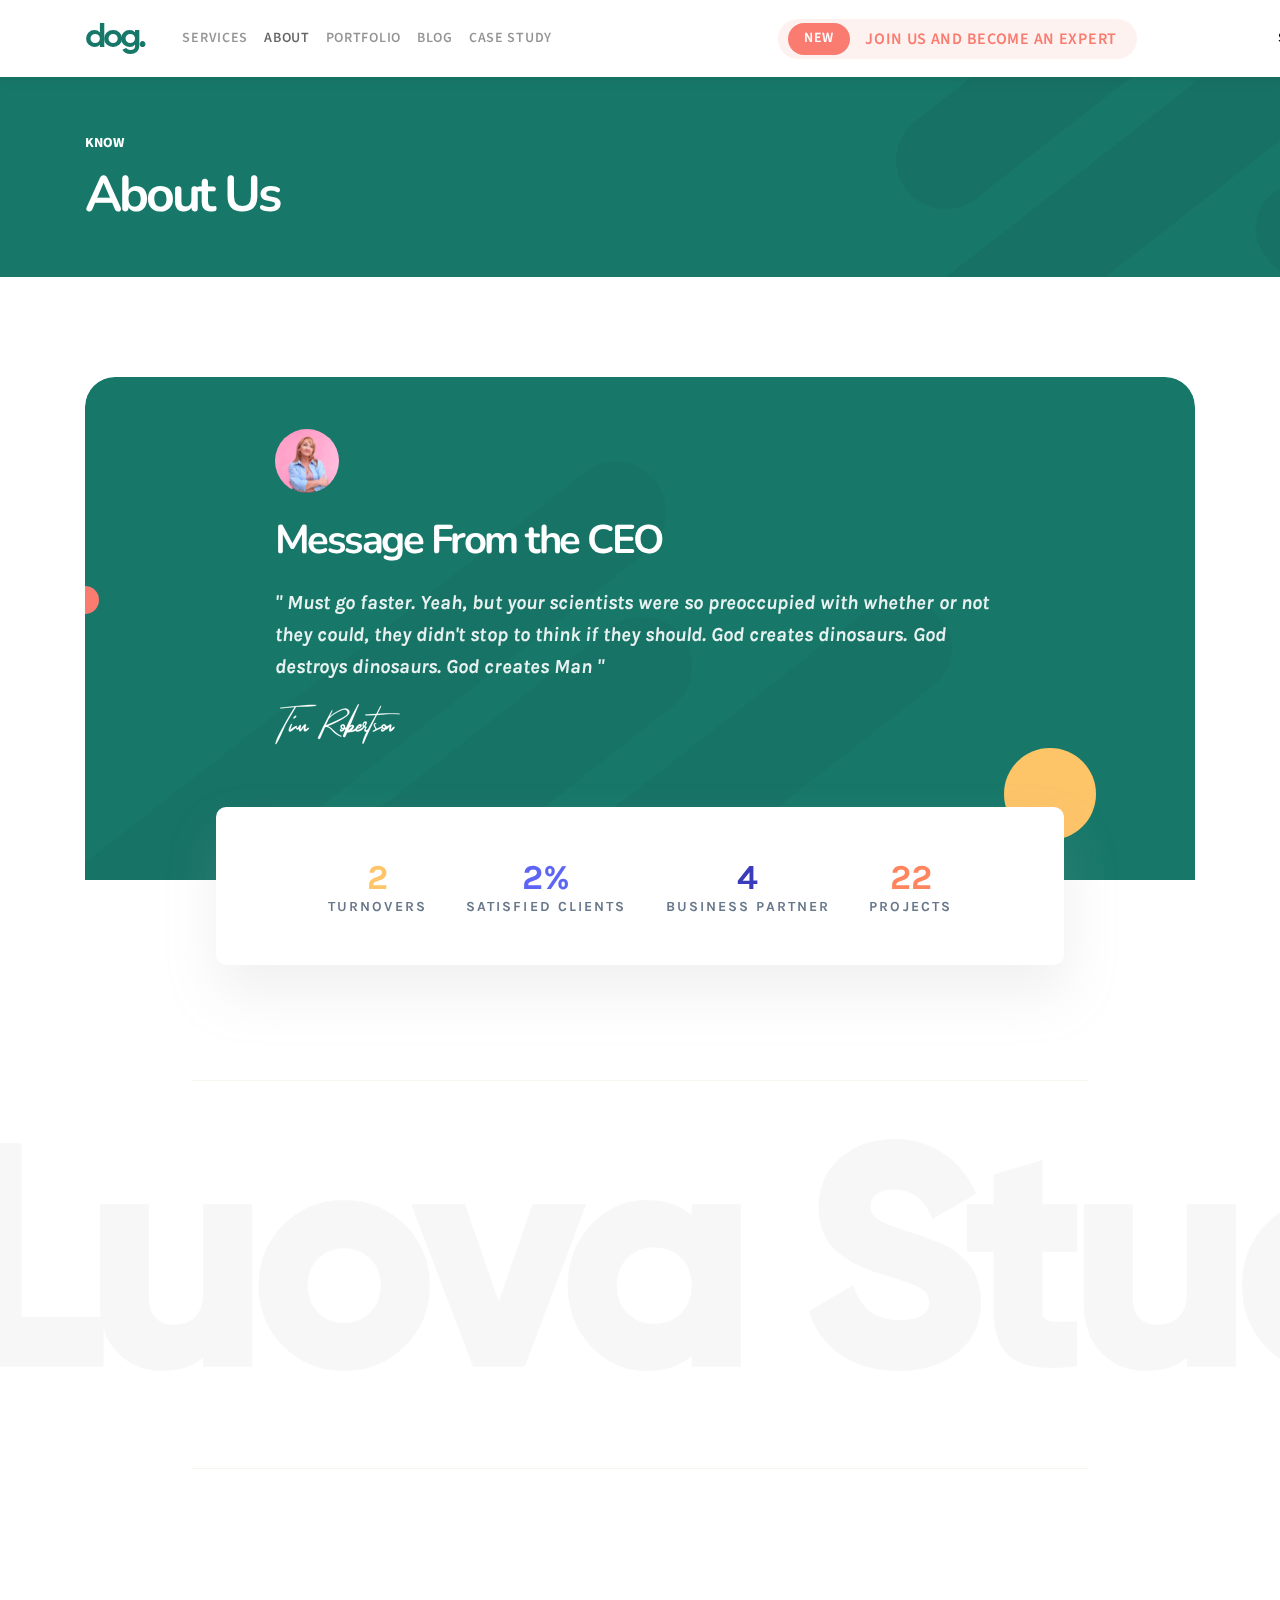
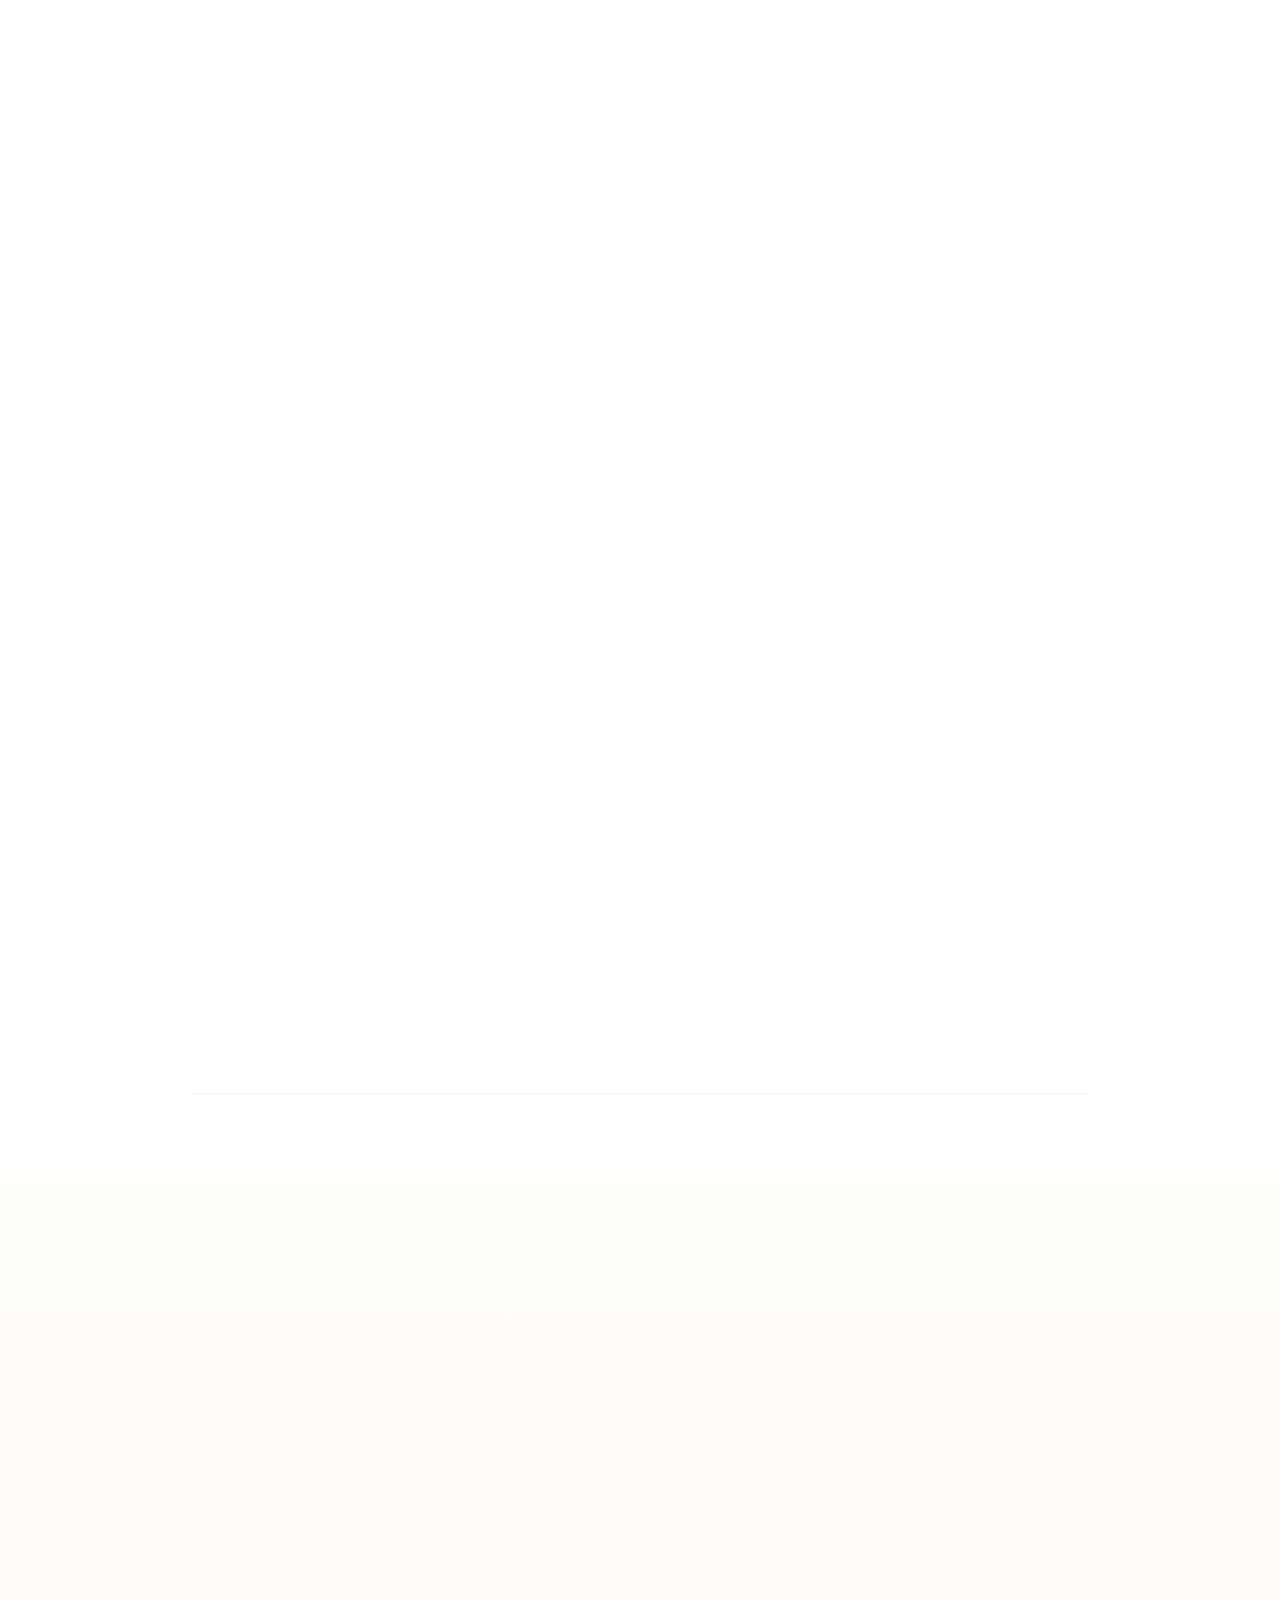
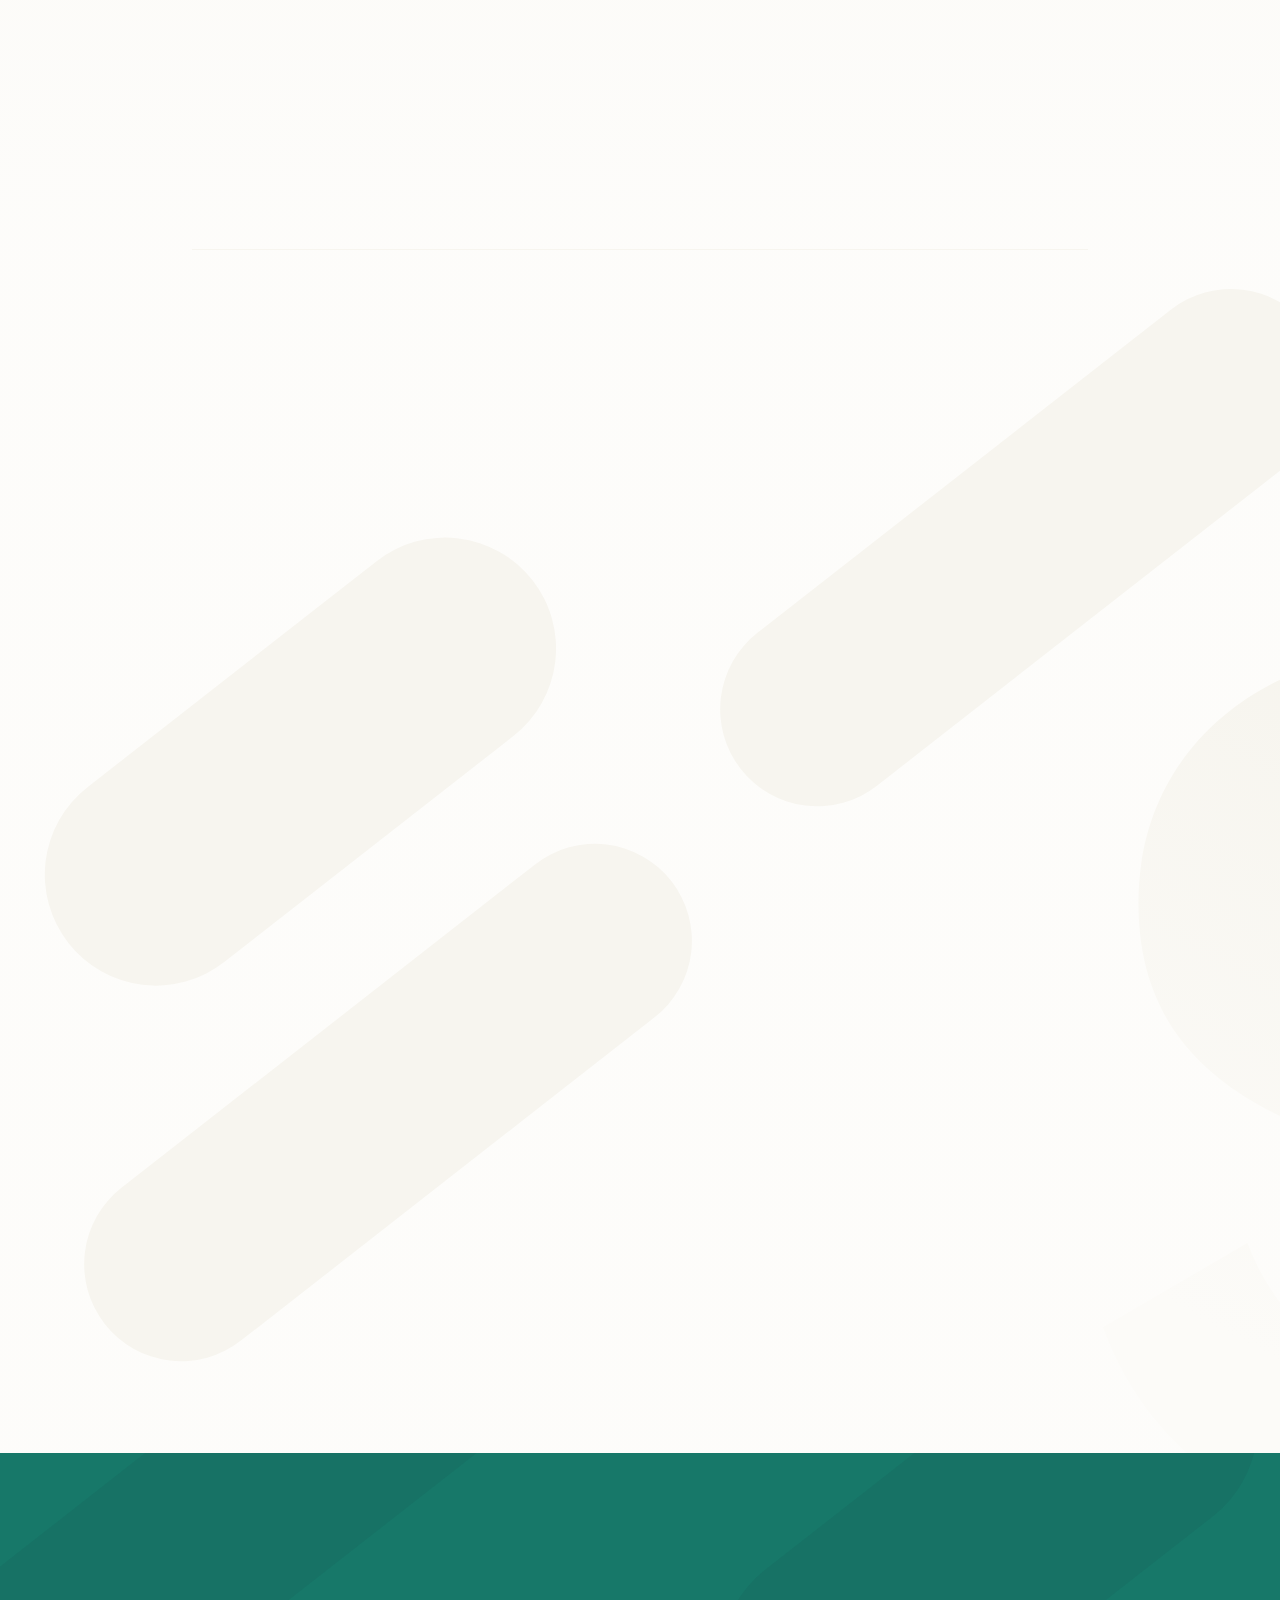
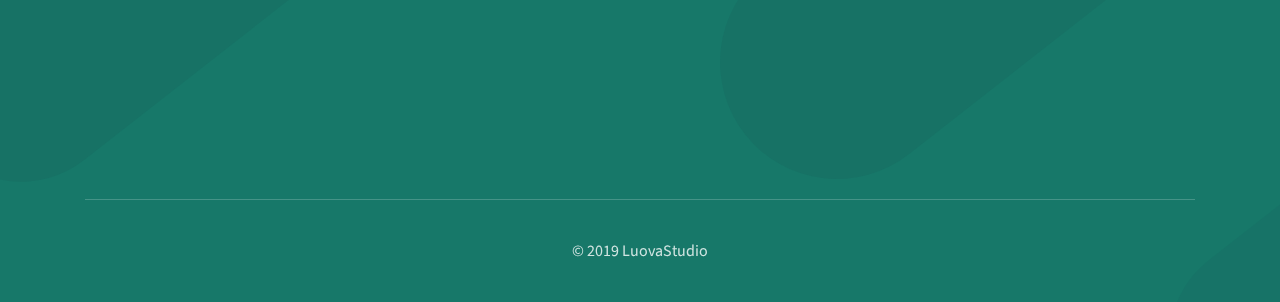
<file: about.html>
<!DOCTYPE html>
<html lang="en">
<head>
    <meta charset="UTF-8">
    <meta name="viewport" content="width=device-width, initial-scale=1.0">
    <meta http-equiv="X-UA-Compatible" content="ie=edge">
    <title>About Us</title>
    <!-- Font -->
    <link
        href="https://fonts.googleapis.com/css?family=Nunito:200,200i,300,300i,400,400i,600,600i,700,700i,800,800i,900,900i&display=swap"
        rel="stylesheet">
    <link href="https://fonts.googleapis.com/css?family=Karla:400,400i,700,700i&display=swap" rel="stylesheet">
    <link
        href="https://fonts.googleapis.com/css?family=Source+Sans+Pro:200,200i,300,300i,400,400i,600,600i,700,700i,900,900i&display=swap"
        rel="stylesheet">
    <link rel="stylesheet" href="assets/css/fonts.css">
    <!-- Bootstrap CSS -->
    <link rel="stylesheet" href="assets/plugins/css/bootstrap.min.css">
    <!-- Fontawesome -->
    <link rel="stylesheet" href="assets/plugins/css/fontawesome.min.css">
    <link rel="stylesheet" href="assets/css/all.min.css">
    <!-- Hover CSS -->
    <link rel="stylesheet" href="assets/plugins/css/hover.css">
    <!-- AOS -->
    <link rel="stylesheet" href="assets/plugins/css/aos.css">
    <!-- Anime CSS -->
    <link rel="stylesheet" href="assets/plugins/css/animate.css">
    <!-- Owl CSS -->
    <link rel="stylesheet" href="assets/plugins/css/owl.carousel.min.css">
    <link rel="stylesheet" href="assets/plugins/css/owl.theme.default.min.css">
    <!-- Custom CSS -->
    <link rel="stylesheet" href="assets/css/style.css">
    <link rel="stylesheet" href="assets/css/services-css.css">
    <link rel="stylesheet" href="assets/css/portfolio-style.css">
    <link rel="stylesheet" href="assets/css/about-style.css">
    <!-- Rsponsive -->
    <link rel="stylesheet" href="assets/css/responsive.css">
</head>
<body>
    <!-- Header -->
    <header class="header-nav-wrapper fix_top fixed-top scroll">
        <nav class="navbar navbar-expand-lg navbar-light custom-nav" data-aos="fade-down" data-aos-duration="1000">
            <div class="container">
                <a class="navbar-brand" href="index.html">
                    <div class="main-logo">
                        <p>dog.</p>
                    </div>
                </a>
                <button class="navbar-toggler" type="button" data-toggle="collapse"
                    data-target="#navbarSupportedContent" aria-controls="navbarSupportedContent" aria-expanded="false"
                    aria-label="Toggle navigation">
                    <span class="navbar-toggler-icon"></span>
                </button>
                <div class="collapse navbar-collapse" id="navbarSupportedContent">
                    <ul class="navbar-nav mr-auto custom-nav-ul">
                        <li class="nav-item custom-item">
                            <a class="nav-link" href="services.html">SERVICES</a>
                        </li>
                        <li class="nav-item custom-item active">
                            <a class="nav-link" href="about.html">ABOUT</a>
                        </li>
                        <li class="nav-item custom-item">
                            <a class="nav-link" href="portfolio.html">PORTFOLIO</a>
                        </li>
                        <li class="nav-item custom-item">
                            <a class="nav-link" href="blog.html">BLOG</a>
                        </li>
                        <li class="nav-item custom-item">
                            <a class="nav-link" href="case.html">CASE STUDY</a>
                        </li>
                    </ul>
                    <ul class="navbar-nav ml-auto custom-nav-ul">
                        <li class="nav-item">
                            <div class="new d-flex">
                                <button class="nw-btn btn">NEW</button>
                                <div class="nw-text">
                                    JOIN US AND BECOME AN EXPERT
                                </div>
                            </div>
                        </li>
                    </ul>
                </div>
                <a class="custom-btn3 hvr-left-white res-hi txt-none service-hvr" href="contact-us.html">SAY HI!</a>
            </div>
        </nav>
    </header> <!--NAV Ends-->
    <section class="header-wrapper services-header-wrapper">
        <div class="header-wrap" style="background-image: url(assets/images/services-head.svg);">
            <div class="container">
                <div class="section-header" data-aos="fade-up" data-aos-delay="300" data-aos-duration="1000">
                    <h5>KNOW</h5>
                    <h2>About Us</h2>
                </div>
            </div>
        </div>
    </section>
<!-- HEADER Ends -->
<!-- CEO MESSAGE -->
    <section class="ceo-msg-wrapper">
        <div class="ceo-msg-wrap">
            <div class="container">
                <div class="row">
                    <div class="col-md-12 mx-auto" data-aos="fade-up" data-aos-delay="300" data-aos-duration="1000"
                        data-aos-once="true">
                        <div class="msg-wrap" style="background-image: url(assets/images/ceo-msg2x.png);">
                            <div class="row">
                                <div class="col-md-8 col-sm-8 mx-auto">
                                    <div class="ceo-inner" data-aos="fade-up" data-aos-delay="500"
                                        data-aos-duration="1000">
                                        <img src="assets/images/ceo2x.png" alt="">
                                        <h1>Message From the CEO</h1>
                                        <p>" Must go faster. Yeah, but your scientists were so preoccupied with whether
                                            or not they could, they didn't stop to think if they should. God creates
                                            dinosaurs. God destroys dinosaurs. God creates Man "</p>
                                        <img src="assets/images/sign.png" alt="">
                                        <div class="circle-yl wow animated zoomIn" data-wow-duration="1s"
                                            data-wow-delay="1s">
                                        </div>
                                    </div>
                                </div>
                            </div>
                            <div class="circle-rd wow animated slideInLeft" data-wow-duration="1s" data-wow-delay="1s">
                            </div>
                        </div>
                        <div class="msg-card-wrap">
                            <div class="row">
                                <div class="col-md-9 col-sm-9 mx-auto">
                                    <div class="msg-card">
                                        <div class="msg-card-content">
                                            <h1 class="counter">76</h1>
                                            <h5>TURNOVERS</h5>
                                        </div>
                                        <div class="msg-card-content p-lr">
                                            <h1 class="color-1"><span class="counter">98</span>%</h1>
                                            <h5>SATISFIED CLIENTS</h5>
                                        </div>
                                        <div class="msg-card-content p-r">
                                            <h1 class="color-2 counter">162</h1>
                                            <h5>BUSINESS PARTNER</h5>
                                        </div>
                                        <div class="msg-card-content">
                                            <h1 class="color-3 counter">764</h1>
                                            <h5>PROJECTS</h5>
                                        </div>
                                    </div>
                                </div>
                            </div>
                        </div>
                    </div>
                </div>
            </div>
        </div>
    </section>
    <!-- CEO Message Ends -->
    <hr>
    <!-- LOGO -->
    <section class="logo-wrapper about-logo-wrapper service-logo-wrapper position-relative overflow-hidden">
        <div class="bg-text">Luova Studio</div>
        <div class="container">
            <div class="row">
                <div class="col-md-12">
                    <div class="section-header text-center" data-aos="fade-up" data-aos-delay="150"
                        data-aos-duration="1000">
                        <h5>CLIENTS</h5>
                        <h2>Top Clients</h2>
                    </div>
                </div>
            </div>
            <div class="logo-wrap text-center" data-aos="fade-up" data-aos-delay="300" data-aos-duration="1000">
                <div class="row">
                    <div class="col-md-12">
                        <div class="logo-content">
                            <div class="row">
                                <div class="col-md-2 col-sm-2">
                                    <img src="assets/images/cisco.svg" alt="">
                                </div>
                                <div class="col-md-3 col-sm-3">
                                    <img src="assets/images/udemy.svg" alt="">
                                </div>
                                <div class="col-md-2 col-sm-2">
                                    <img src="assets/images/aircall.svg" alt="">
                                </div>
                                <div class="col-md-3 col-sm-3">
                                    <img class="mT-2 oyo-logo" src="assets/images/oyo.svg" alt="">
                                </div>
                                <div class="col-md-2 col-sm-2">
                                    <img class="mT" src="assets/images/paypal.svg" alt="">
                                </div>
                            </div>
                        </div>
                    </div>
                </div>
            </div>
        </div>
    </section>
    <!-- ////////////// FOR MOBILE /////////////// -->
    <section class="logo-wrapper about-mobile-logo-wrapper service-logo-wrapper mobile-logo-wrapper">
        <div class="mobile-logo-wrap">
            <div class="container">
                <div class="row">
                    <div class="col-md-12">
                        <div class="section-header text-center" data-aos="fade-up" data-aos-delay="150"
                            data-aos-duration="1000">
                            <h5>CLIENTS</h5>
                            <h2>Top Clients</h2>
                        </div>
                    </div>
                </div>
                <div class="row">
                    <div class="col-md-12 col-sm-12">
                        <div class="logo-content-wrap" data-aos="fade-up" data-aos-delay="300" data-aos-duration="1000">
                            <div class="logo-content">
                                <img src="assets/images/cisco.svg" alt="">
                            </div>
                            <div class="logo-content">
                                <img src="assets/images/udemy.svg" alt="">
                            </div>
                            <div class="logo-content">
                                <img src="assets/images/aircall.svg" alt="">
                            </div>
                            <div class="logo-content">
                                <img class="mT-2 oyo-logo" src="assets/images/oyo.svg" alt="">
                            </div>
                            <div class="logo-content">
                                <img class="mT" src="assets/images/paypal.svg" alt="">
                            </div>
                        </div>
                    </div>
                </div>
            </div>
        </div>
    </section>
    <!-- LOGO Ends -->
    <!-- OUR-MEMBER SECTION -->
    <section class="our-member-wrapper about-member-wrapper">
        <hr>
        <div class="our-wrap about-member-wrap">
            <div class="container">
                <div class="row">
                    <div class="col-md-12">
                        <div class="section-header text-center" data-aos="fade-up" data-aos-delay="150"
                            data-aos-duration="1000">
                            <h5>MEET</h5>
                            <h2>Our Team Members</h2>
                        </div>
                    </div>
                </div>
                <div class="member-card-wrap about-mem-card-wrap">
                    <div class="row">
                        <div class="col-md-4">
                            <div class="member-card" data-aos="fade-up" data-aos-delay="300" data-aos-duration="1000">
                                <div class="member-img">
                                    <img src="assets/images/member1_2x.png" alt="Joe Reynolds">
                                    <div class="cl-social">
                                        <div class="cl-shape"
                                            style="background-image: url(assets/images/cl-shape2x.png);">
                                            <i class="fab fa-linkedin-in cl-i"></i>
                                            <i class="fab fa-facebook-f cl-i cl-if"></i>
                                            <i class="fab fa-twitter cl-i"></i>
                                        </div>
                                    </div>
                                </div>
                                <div class="member-details">
                                    <h4>Joe Reynolds</h4>
                                    <p>Managing Partner</p>
                                </div>
                            </div>
                        </div>
                        <div class="col-md-4">
                            <div class="member-card" data-aos="fade-up" data-aos-delay="300" data-aos-duration="1000">
                                <div class="member-img">
                                    <img src="assets/images/member2_2x.png" alt="Eula Moss">
                                    <div class="cl-social">
                                        <div class="cl-shape"
                                            style="background-image: url(assets/images/cl-shape2x.png);">
                                            <i class="fab fa-linkedin-in cl-i"></i>
                                            <i class="fab fa-facebook-f cl-i cl-if"></i>
                                            <i class="fab fa-twitter cl-i"></i>
                                        </div>
                                    </div>

                                </div>
                                <div class="cl-circle">
                                </div>
                                <div class="member-details">
                                    <h4>Eula Moss</h4>
                                    <p>Managing Director</p>
                                </div>
                            </div>
                        </div>
                        <div class="col-md-4">
                            <div class="member-card" data-aos="fade-up" data-aos-delay="300" data-aos-duration="1000">
                                <div class="member-img">
                                    <img src="assets/images/member3_2x.png" alt="Joe Reynolds">
                                    <div class="cl-social">
                                        <div class="cl-shape"
                                            style="background-image: url(assets/images/cl-shape2x.png);">
                                            <i class="fab fa-linkedin-in cl-i"></i>
                                            <i class="fab fa-facebook-f cl-i cl-if"></i>
                                            <i class="fab fa-twitter cl-i"></i>
                                        </div>
                                    </div>
                                </div>
                                <div class="member-details">
                                    <h4>Joe Reynolds</h4>
                                    <p>Product Designer</p>
                                </div>
                            </div>
                        </div>
                        <div class="col-md-4">
                            <div class="member-card pt-5" data-aos="fade-up" data-aos-delay="400"
                                data-aos-duration="1000">
                                <div class="member-img">
                                    <img src="assets/images/member1_2x.png" alt="Joe Reynolds">
                                    <div class="cl-social">
                                        <div class="cl-shape"
                                            style="background-image: url(assets/images/cl-shape2x.png);">
                                            <i class="fab fa-linkedin-in cl-i"></i>
                                            <i class="fab fa-facebook-f cl-i cl-if"></i>
                                            <i class="fab fa-twitter cl-i"></i>
                                        </div>
                                    </div>
                                </div>
                                <div class="member-details">
                                    <h4>Joe Reynolds</h4>
                                    <p>Managing Partner</p>
                                </div>
                            </div>
                        </div>
                        <div class="col-md-4">
                            <div class="member-card pt-5" data-aos="fade-up" data-aos-delay="400"
                                data-aos-duration="1000">
                                <div class="member-img">
                                    <img src="assets/images/member2_2x.png" alt="Eula Moss">
                                    <div class="cl-social">
                                        <div class="cl-shape"
                                            style="background-image: url(assets/images/cl-shape2x.png);">
                                            <i class="fab fa-linkedin-in cl-i"></i>
                                            <i class="fab fa-facebook-f cl-i cl-if"></i>
                                            <i class="fab fa-twitter cl-i"></i>
                                        </div>
                                    </div>

                                </div>
                                <div class="cl-circle about-member-circle">
                                </div>
                                <div class="member-details">
                                    <h4>Eula Moss</h4>
                                    <p>Managing Director</p>
                                </div>
                            </div>
                        </div>
                        <div class="col-md-4">
                            <div class="member-card pt-5" data-aos="fade-up" data-aos-delay="400"
                                data-aos-duration="1000">
                                <div class="member-img">
                                    <img src="assets/images/member3_2x.png" alt="Joe Reynolds">
                                    <div class="cl-social">
                                        <div class="cl-shape"
                                            style="background-image: url(assets/images/cl-shape2x.png);">
                                            <i class="fab fa-linkedin-in cl-i"></i>
                                            <i class="fab fa-facebook-f cl-i cl-if"></i>
                                            <i class="fab fa-twitter cl-i"></i>
                                        </div>
                                    </div>
                                </div>
                                <div class="member-details">
                                    <h4>Joe Reynolds</h4>
                                    <p>Product Designer</p>
                                </div>
                            </div>
                        </div>
                    </div>
                </div>
            </div>
        </div>
    </section>
    <!-- OUR MEMBER SECTION ENDS -->
    <!-- LATEST BLOG SECTION -->
    <section class="blog-wrapper">
        <hr>
        <div class="blog-wrap">
            <div class="container">
                <div class="row">
                    <div class="col-md-12">
                        <div class="section-header text-center" data-aos="fade-up" data-aos-delay="150"
                            data-aos-duration="1000">
                            <h5>BLOG</h5>
                            <h2>Latest On The Blog</h2>
                        </div>
                    </div>
                </div>
                <div class="blog-card-wrap" data-aos="fade-up" data-aos-delay="300" data-aos-duration="1000">
                    <div class="row">
                        <div class="col-md-4 col-sm-12">
                            <div class="blog-card overflow-hidden">
                                <div class="blog-inner">
                                    <div class="blog-img">
                                        <img src="assets/images/b-1.png" alt="">
                                    </div>
                                    <div class="blog-content">
                                        <h5>23 Jan 2019</h5>
                                        <h4>First time Blogger Entrepreneurs How to increase the…</h4>
                                        <div class="blog-box">
                                            <img src="assets/images/blog-cl.png" alt="">
                                            <h6>By Ryan Bettins</h6>
                                        </div>
                                    </div>
                                </div>
                            </div>
                        </div>
                        <div class="col-md-4 col-sm-12">
                            <div class="blog-card overflow-hidden">
                                <div class="blog-inner">
                                    <div class="blog-img">
                                        <img src="assets/images/b-2.png" alt="">
                                    </div>
                                    <div class="blog-content">
                                        <h5>23 Jan 2019</h5>
                                        <h4>First time Blogger Entrepreneurs How to increase the…</h4>
                                        <div class="blog-box">
                                            <img src="assets/images/blog-cl.png" alt="">
                                            <h6>By Ryan Bettins</h6>
                                        </div>
                                    </div>
                                </div>
                            </div>
                        </div>
                        <div class="col-md-4 col-sm-12">
                            <div class="blog-card overflow-hidden">
                                <div class="blog-inner">
                                    <div class="blog-img">
                                        <img src="assets/images/b-3.png" alt="">
                                    </div>
                                    <div class="blog-content">
                                        <h5>23 Jan 2019</h5>
                                        <h4>First time Blogger Entrepreneurs How to increase the…</h4>
                                        <div class="blog-box">
                                            <img src="assets/images/blog-cl.png" alt="">
                                            <h6>By Ryan Bettins</h6>
                                        </div>
                                    </div>
                                </div>
                            </div>
                        </div>
                    </div>
                </div>
            </div>
        </div>
    </section>
    <!-- LATEST BLOG ENDS -->
    <!-- CLIENT SECTION -->
    <section class="client-wrapper blog-client-wrapper">
        <hr>
        <div class="client-wrap" style="background-image: url(assets/images/client_shape.svg);">
            <div class="container">
                <div class="row">
                    <div class="col-md-12">
                        <div class="section-header text-center" data-aos="fade-up" data-aos-delay="150"
                            data-aos-duration="1000">
                            <h5>FEEDBACKS</h5>
                            <h2>Loved By Clients</h2>
                        </div>
                    </div>
                </div>
                <div class="row">
                    <div class="col-md-9 mx-auto">
                        <div class="client-content-wrap" data-aos="fade-up" data-aos-delay="300"
                            data-aos-duration="1000">
                            <ul class="nav nav-pills nav-justified" id="pills-tab" role="tablist">
                                <li class="nav-item">
                                    <a class="nav-link active" id="pills-home-tab" data-toggle="pill"
                                        href="#pills-client1" role="tab" aria-selected="true">
                                        <div class="client-content text-center">
                                            <div class="client-content-img">
                                                <img src="assets/images/client1_2x.png" alt="Sheikh Al Raihan">
                                            </div>
                                            <div class="client-content-text">
                                                <h5>Shekh Al Raihan</h5>
                                                <p>CEO- Luova Studio</p>
                                            </div>
                                        </div>
                                    </a>
                                </li>
                                <li class="nav-item">
                                    <a class="nav-link" id="pills-home-tab-2" data-toggle="pill" href="#pills-client2"
                                        role="tab" aria-selected="true">
                                        <div class="client-content text-center">
                                            <div class="client-content-img">
                                                <img src="assets/images/client2_2x.png" alt="Sheikh Al Raihan">
                                            </div>
                                            <div class="client-content-text">
                                                <h5>Jeff Lowe</h5>
                                                <p>CEO- Luova Studio</p>
                                            </div>
                                        </div>
                                    </a>
                                </li>
                                <li class="nav-item">
                                    <a class="nav-link" id="pills-home-tab-3" data-toggle="pill" href="#pills-client3"
                                        role="tab" aria-selected="true">
                                        <div class="client-content text-center">
                                            <div class="client-content-img">
                                                <img src="assets/images/client3_2x.png" alt="Sheikh Al Raihan">
                                            </div>
                                            <div class="client-content-text">
                                                <h5>Edward Harrington</h5>
                                                <p>CEO- Luova Studio</p>
                                            </div>
                                        </div>
                                    </a>
                                </li>
                            </ul>
                            <!--nav-pill of clent section-->
                            <div class="client-pill-wrap">
                                <div class="tab-content" id="pills-tabContent">
                                    <div class="tab-pane fade show active" id="pills-client1" role="tabpanel">
                                        <div class="client-pill-text">
                                            <h6>20 FEBRUARY 2019</h6>
                                            <p>
                                                " Must go faster. Yeah, but your scientists were so preoccupied with
                                                whether or not they could, they didn't stop to think if they should. God
                                                creates dinosaurs. God destroys dinosaurs. God creates Man "
                                            </p>
                                        </div>
                                    </div>
                                    <div class="tab-pane fade" id="pills-client2" role="tabpanel">
                                        <div class="client-pill-text">
                                            <h6>20 February 2019</h6>
                                            <p>
                                                " Must go faster. Yeah, but your scientists were so preoccupied with
                                                whether or not they could, they didn't stop to think if they should. God
                                                creates dinosaurs. God destroys dinosaurs. God creates Man "
                                            </p>
                                        </div>
                                    </div>
                                    <div class="tab-pane fade" id="pills-client3" role="tabpanel">
                                        <div class="client-pill-text">
                                            <h6>20 February 2019</h6>
                                            <p>
                                                " Must go faster. Yeah, but your scientists were so preoccupied with
                                                whether or not they could, they didn't stop to think if they should. God
                                                creates dinosaurs. God destroys dinosaurs. God creates Man "
                                            </p>
                                        </div>
                                    </div>
                                </div>
                            </div>
                        </div>
                    </div>
                </div>
            </div>
            <div class="contact-wrap">
                <div class="container">
                    <div class="row">
                        <div class="col-md-12">
                            <div class="contact-card" data-aos="fade-up" data-aos-delay="400" data-aos-duration="1000">
                                <div class="contact-bg" style="background-image: url(assets/images/contact-card.svg);">
                                    <div class="row">
                                        <div class="col-md-8">
                                            <div class="section-header">
                                                <h5>CONTACT</h5>
                                                <h2>Have any Project’s in mind?</h2>
                                            </div>
                                        </div>
                                        <div class="col-md-4">
                                            <div class="card-btn">
                                                <a class="navbar-brand nav-link btn-group hvr-float custom-btn custom-btn2"
                                                    href="contact-us.html">
                                                    Contact Us
                                                    <i class="fas fa-chevron-right contact-i"></i>
                                                </a>
                                            </div>
                                        </div>
                                    </div>
                                </div>
                            </div>
                        </div>
                    </div>
                </div>
            </div>
        </div>
    </section>
    <!-- CLIENT SECTION ENDS -->
    <!-- ******************* -->
    <!-- FOOTER STARTS -->
    <footer>
        <div class="footer-wrap service-ft-wrap">
            <div class="footbg" style="background-image: url(assets/images/services-footer-shape.svg);">
                <div class="container">
                    <div class="row">
                        <div class="col-md-3 col-sm-12">
                            <div class="footer-list-content-wrap" data-aos="fade-up" data-aos-delay="300"
                                data-aos-duration="1000">
                                <div class="logo">
                                    <p>dog.</p>
                                </div>
                                <div class="footer-text">
                                    <p>You know nothing john snow</p>
                                </div>
                            </div>
                        </div>
                        <div class="col-md-2 col-sm-4">
                            <div class="footer-list-content-wrap" data-aos="fade-up" data-aos-delay="300"
                                data-aos-duration="1000">
                                <div class="footer-list">
                                    <h5>SUPPORT</h5>
                                    <ul class="footer-ul">
                                        <li>E-books</li>
                                        <li>Presentation</li>
                                        <li>Dashboard</li>
                                        <li>Management</li>
                                    </ul>
                                </div>
                            </div>
                        </div>
                        <div class="col-md-2 col-sm-4">
                            <div class="footer-list-content-wrap" data-aos="fade-up" data-aos-delay="300"
                                data-aos-duration="1000">
                                <div class="footer-list">
                                    <h5>PRODUCT</h5>
                                    <ul class="footer-ul">
                                        <li>E-books</li>
                                        <li>Presentation</li>
                                        <li>Dashboard</li>
                                        <li>Management</li>
                                    </ul>
                                </div>
                            </div>
                        </div>
                        <div class="col-md-2 col-sm-4">
                            <div class="footer-list-content-wrap" data-aos="fade-up" data-aos-delay="300"
                                data-aos-duration="1000">
                                <div class="footer-list">
                                    <h5>TEAM</h5>
                                    <ul class="footer-ul">
                                        <li>About Us</li>
                                        <li>Presentation</li>
                                        <li>Careers</li>
                                        <li>Education</li>
                                    </ul>
                                </div>
                            </div>
                        </div>
                        <div class="col-md-3">
                            <div class="footer-list-content-wrap" data-aos="fade-up" data-aos-delay="300"
                                data-aos-duration="1000">
                                <div class="footer-list ft-sc">
                                    <h5>ADDRESS</h5>
                                    <p>Counter Delivery, Carters Beach PostCentre, Westport</p>
                                    <div class="footer-social">
                                        <i class="fab fa-facebook-f cl-i cl-if"></i>
                                        <i class="fab fa-twitter cl-i"></i>
                                        <i class="fab fa-linkedin-in cl-i"></i>
                                    </div>
                                </div>
                            </div>
                        </div>
                    </div>
                </div>
                <div class="footer-below">
                    <div class="foot-wrap">
                        <div class="container">
                            <div class="row">
                                <div class="col-md-12">
                                    <div class="ft-end">
                                        <h6>© 2019 LuovaStudio</h6>
                                    </div>
                                </div>
                            </div>
                        </div>
                    </div>
                </div>
            </div>
        </div>
    </footer>
    <!-- 
    ==================
        *JS FILES*
    ==================
    -->
    <!-- jQuery -->
    <script src="assets/plugins/js/jquery-3.4.0.min.js"></script>
    <!-- Bootstrap -->
    <script src="assets/plugins/js/bootstrap.bundle.min.js"></script>
    <!-- Fontawesome -->
    <script src="assets/plugins/js/fontawesome.min.js"></script>
    <!-- Counter Up JS -->
    <script src="assets/plugins/js/jquery.waypoints.min.js"></script>
    <script src="assets/plugins/js/jquery.counterup.min.js"></script>
    <!-- AOS -->
    <script src="assets/plugins/js/aos.js"></script>
    <!-- Owl JS -->
    <script src="assets/plugins/js/owl.carousel.min.js"></script>
    <!-- Parallax -->
    <script src="assets/plugins/js/parallax.js"></script>
    <script src="assets/plugins/js/simpleParallax.js"></script>
    <!-- Wow -->
    <script src="assets/plugins/js/wow.js"></script>
    <!-- Custom JS -->
    <script src="assets/js/custom.js"></script>
</body>

</html>
</file>
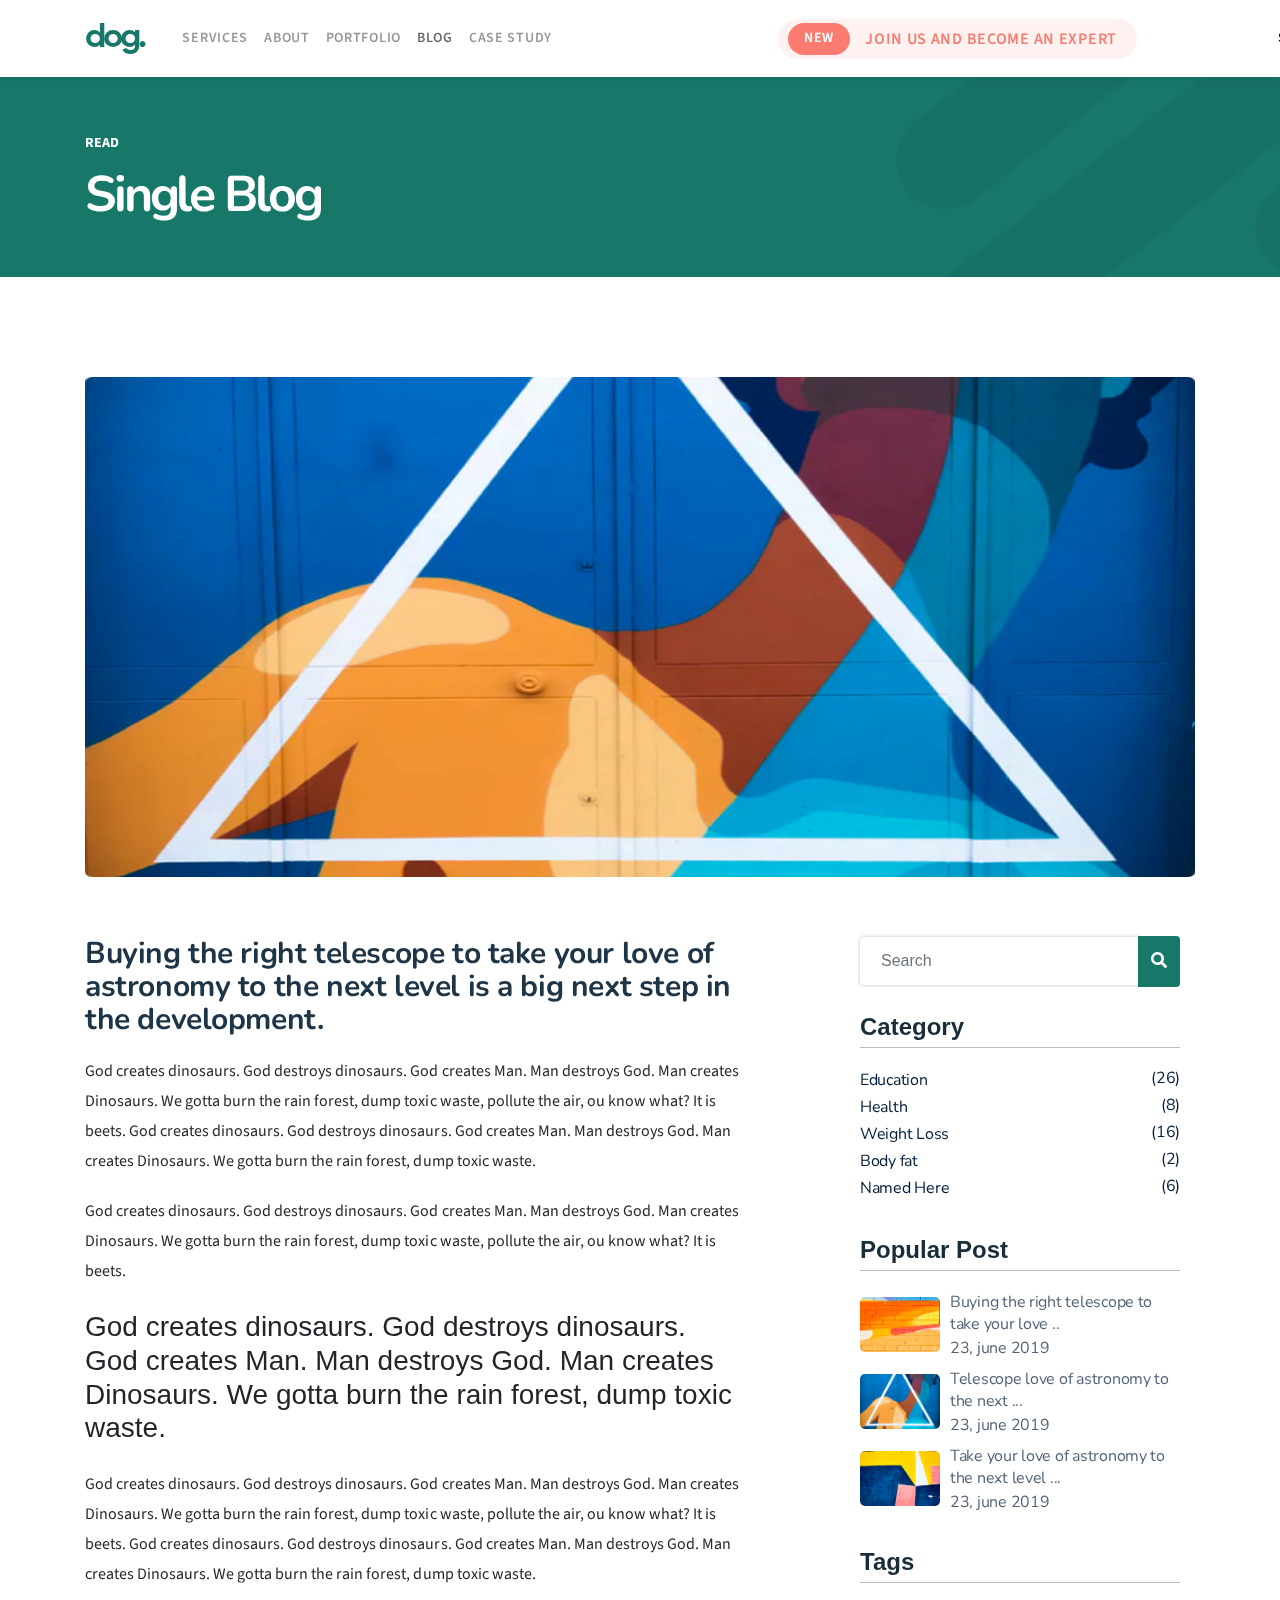
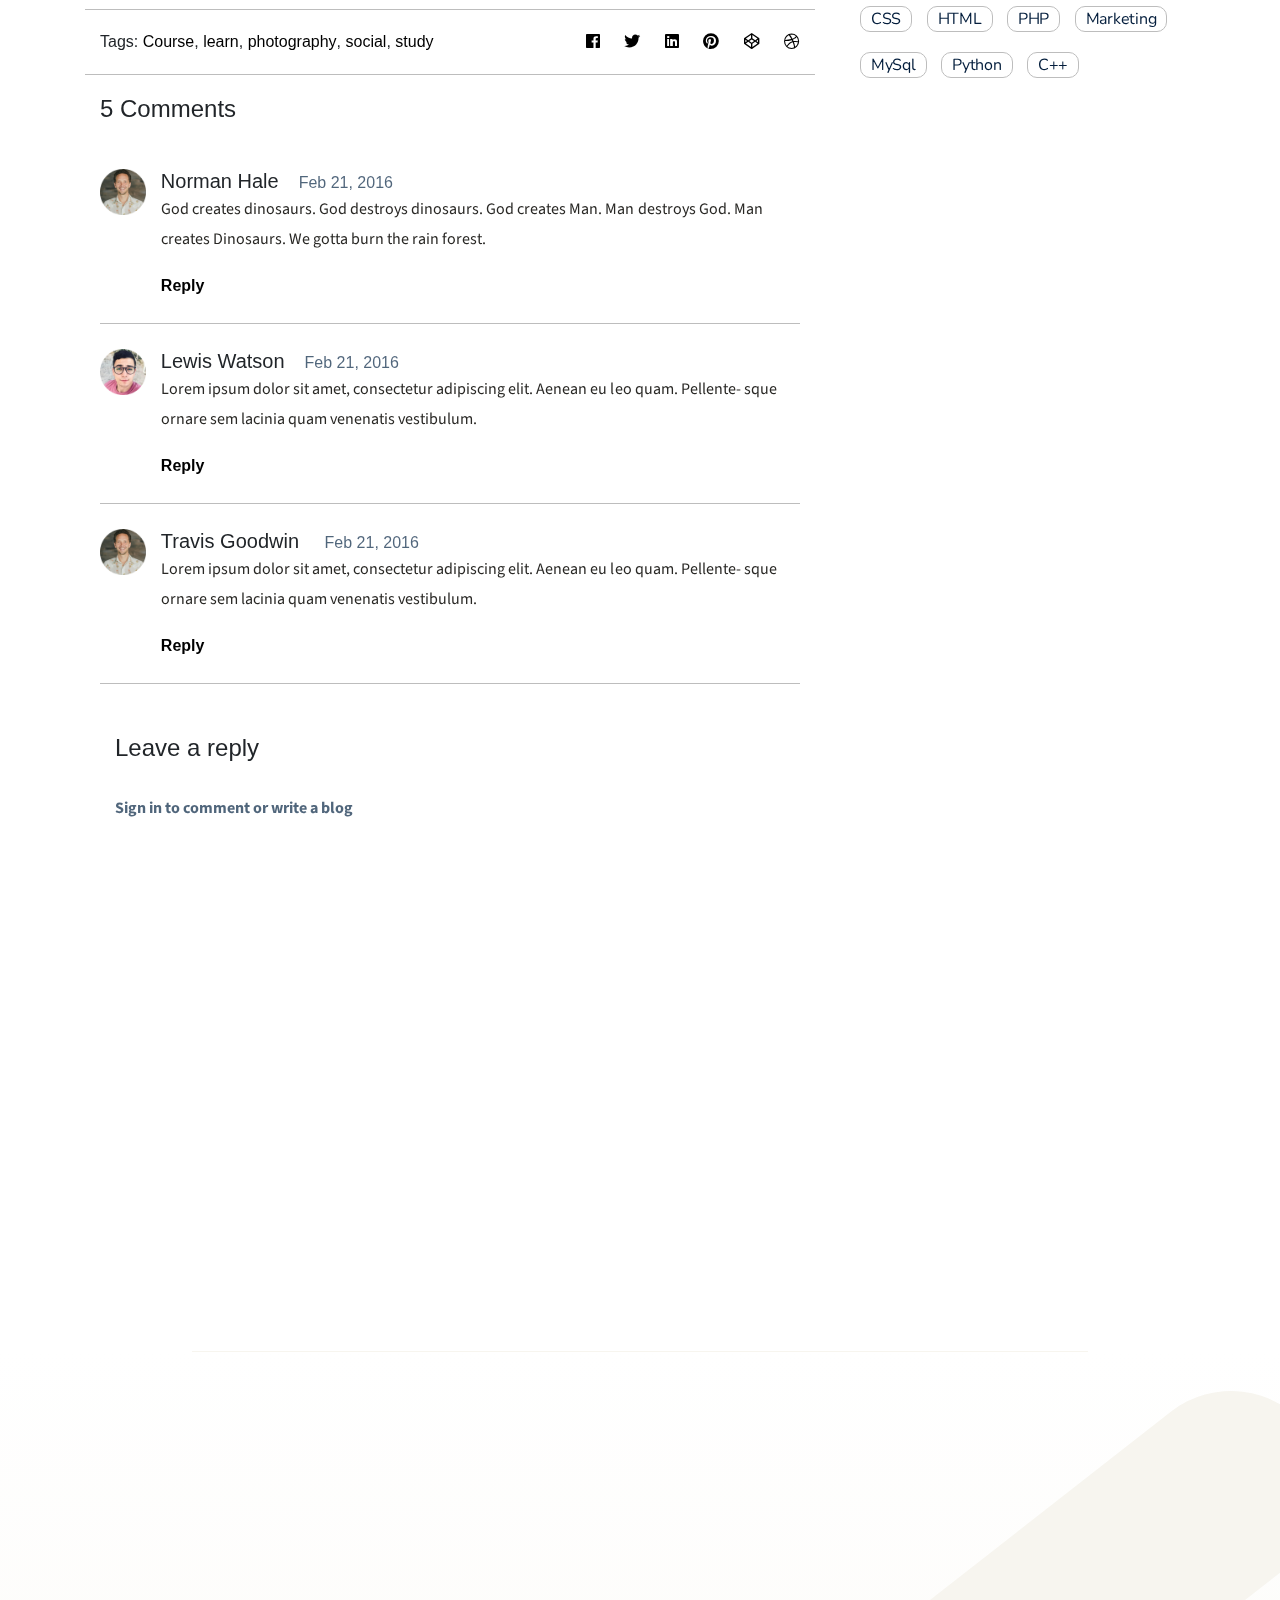
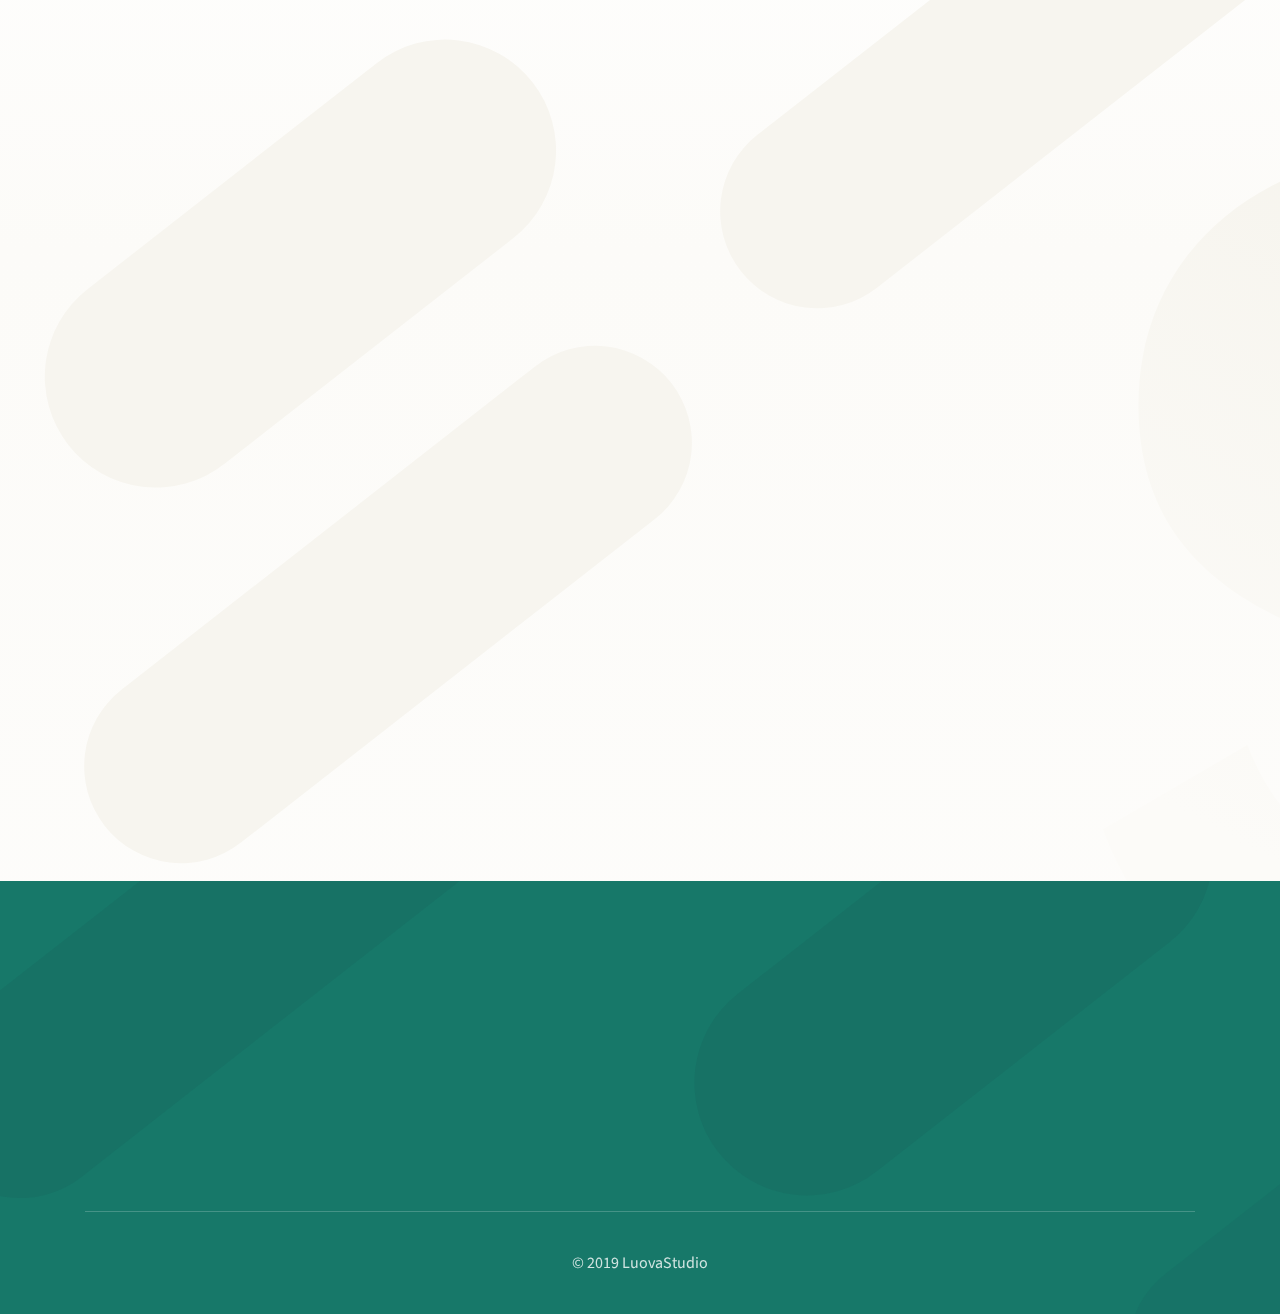
<file: blog-post.html>
<!DOCTYPE html>
<html lang="en">
<head>
    <meta charset="UTF-8">
    <meta name="viewport" content="width=device-width, initial-scale=1.0">
    <meta http-equiv="X-UA-Compatible" content="ie=edge">
    <title>Blog-post</title>
    <!-- Font -->
    <link
        href="https://fonts.googleapis.com/css?family=Nunito:200,200i,300,300i,400,400i,600,600i,700,700i,800,800i,900,900i&display=swap"
        rel="stylesheet">
    <link href="https://fonts.googleapis.com/css?family=Karla:400,400i,700,700i&display=swap" rel="stylesheet">
    <link
        href="https://fonts.googleapis.com/css?family=Source+Sans+Pro:200,200i,300,300i,400,400i,600,600i,700,700i,900,900i&display=swap"
        rel="stylesheet">
    <link rel="stylesheet" href="assets/css/fonts.css">
    <!-- Bootstrap CSS -->
    <link rel="stylesheet" href="assets/plugins/css/bootstrap.min.css">
    <!-- Fontawesome -->
    <link rel="stylesheet" href="assets/plugins/css/fontawesome.min.css">
    <link rel="stylesheet" href="assets/css/all.min.css">
    <!-- Hover CSS -->
    <link rel="stylesheet" href="assets/plugins/css/hover.css">
    <!-- AOS -->
    <link rel="stylesheet" href="assets/plugins/css/aos.css">
    <!-- Anime CSS -->
    <link rel="stylesheet" href="assets/plugins/css/animate.css">
    <!-- Owl CSS -->
    <link rel="stylesheet" href="assets/plugins/css/owl.carousel.min.css">
    <link rel="stylesheet" href="assets/plugins/css/owl.theme.default.min.css">
    <!-- Custom CSS -->
    <link rel="stylesheet" href="assets/css/style.css">
    <link rel="stylesheet" href="assets/css/services-css.css">
    <link rel="stylesheet" href="assets/css/about-style.css">
    <link rel="stylesheet" href="assets/css/blog-css.css">
    <link rel="stylesheet" href="assets/css/blog-post.css">
    <!-- Rsponsive -->
    <link rel="stylesheet" href="assets/css/responsive.css">
</head>
<body>
    <!-- HEADER SECTION STARTS -->
    <header class="header-nav-wrapper fix_top fixed-top scroll">
        <nav class="navbar navbar-expand-lg navbar-light custom-nav" data-aos="fade-down" data-aos-duration="1000">
            <div class="container">
                <a class="navbar-brand" href="index.html">
                    <div class="main-logo">
                        <p>dog.</p>
                    </div>
                </a>
                <button class="navbar-toggler" type="button" data-toggle="collapse"
                    data-target="#navbarSupportedContent" aria-controls="navbarSupportedContent" aria-expanded="false"
                    aria-label="Toggle navigation">
                    <span class="navbar-toggler-icon"></span>
                </button>
                <div class="collapse navbar-collapse" id="navbarSupportedContent">
                    <ul class="navbar-nav mr-auto custom-nav-ul">
                        <li class="nav-item custom-item">
                            <a class="nav-link" href="services.html">SERVICES</a>
                        </li>
                        <li class="nav-item custom-item">
                            <a class="nav-link" href="about.html">ABOUT</a>
                        </li>
                        <li class="nav-item custom-item">
                            <a class="nav-link" href="portfolio.html">PORTFOLIO</a>
                        </li>
                        <li class="nav-item active custom-item">
                            <a class="nav-link" href="blog.html">BLOG</a>
                        </li>
                        <li class="nav-item custom-item">
                            <a class="nav-link" href="case.html">CASE STUDY</a>
                        </li>
                    </ul>
                    <ul class="navbar-nav ml-auto custom-nav-ul">
                        <li class="nav-item margin-auto">
                            <div class="new d-flex">
                                <button class="nw-btn btn">NEW</button>
                                <div class="nw-text">
                                    JOIN US AND BECOME AN EXPERT
                                </div>
                            </div>
                        </li>
                    </ul>
                </div>
                <a class="custom-btn3 hvr-left-white res-hi txt-none service-hvr" href="contact-us.html">SAY HI!</a>
            </div>
        </nav>
    </header>
    <!-- NAV ENDS -->
    <section class="header-wrapper services-header-wrapper">
        <div class="header-wrap" style="background-image: url(assets/images/services-head.svg);">
            <div class="container">
                <div class="section-header" data-aos="fade-up" data-aos-delay="300" data-aos-duration="1000">
                    <h5>READ</h5>
                    <h2>Single Blog</h2>
                </div>
            </div>
        </div>
    </section>
    <!-- HEADER SECTION ENDS -->
    <section class="blog-content" data-aos-once="true" data-aos="fade-up" data-aos-delay="150" data-aos-duration="1000">
        <div class="container">
            <div class="row section-separator">
                <div class="col-sm-12">
                    <img src="assets/images/blog_details.png" alt="" class="img-fluid width-full">
                </div>
                <div class="col-sm-12 col-md-8">
                    <div class="blog-content-inner">
                        <div class="blog-item">
                            <div class="blog-item-content">
                                <a href="">
                                    <h2 class="mt-0 no-hover">Buying the right telescope to take your love of astronomy
                                        to the next
                                        level is a big next step in the development.</h2>
                                </a>
                                <p>God creates dinosaurs. God destroys dinosaurs. God creates Man. Man destroys God. Man
                                    creates Dinosaurs.
                                    We gotta burn the rain forest, dump toxic waste, pollute the air, ou know what? It
                                    is beets.
                                    God creates dinosaurs. God destroys dinosaurs. God creates Man. Man destroys God.
                                    Man creates Dinosaurs.
                                    We gotta burn the rain forest, dump toxic waste.</p>
                                <p>God creates dinosaurs. God destroys dinosaurs. God creates Man. Man destroys God. Man
                                    creates Dinosaurs.
                                    We gotta burn the rain forest, dump toxic waste, pollute the air, ou know what? It
                                    is beets. </p>
                                <h3 class="mt-4 mb-4">God creates dinosaurs. God destroys dinosaurs. God creates Man.
                                    Man destroys God. Man creates Dinosaurs. We gotta burn the rain forest, dump toxic
                                    waste.</h3>
                                <p>God creates dinosaurs. God destroys dinosaurs. God creates Man. Man destroys God. Man
                                    creates Dinosaurs.
                                    We gotta burn the rain forest, dump toxic waste, pollute the air, ou know what? It
                                    is beets.
                                    God creates dinosaurs. God destroys dinosaurs. God creates Man. Man destroys God.
                                    Man creates Dinosaurs.
                                    We gotta burn the rain forest, dump toxic waste.</p>
                            </div>
                            <div class="col-sm-12">
                                <div class="row blog-tags">
                                    <div class="col-md-6 col-sm-12 tags">
                                        Tags:
                                        <a href="">Course</a>,
                                        <a href="">learn</a>,
                                        <a href="">photography</a>,
                                        <a href="">social</a>,
                                        <a href="">study</a>
                                    </div>
                                    <div class="col-md-6 col-sm-12 social-share">
                                        <ul>
                                            <li><a href=""><i class="fab fa-facebook"></i></a></li>
                                            <li><a href=""><i class="fab fa-twitter"></i></a></li>
                                            <li><a href=""><i class="fab fa-linkedin"></i></a></li>
                                            <li><a href=""><i class="fab fa-pinterest"></i></a></li>
                                            <li><a href=""><i class="fab fa-codepen"></i></a></li>
                                            <li><a href=""><i class="fab fa-dribbble"></i></a></li>
                                        </ul>
                                    </div>
                                </div>
                            </div>
                            <div class="ch-comment col-sm-12">
                                <div class="title">
                                    <h4>5 Comments</h4>
                                </div>
                                <div class="ch-comment-details">
                                    <div class="comment">
                                        <div class="row">
                                            <div class="col-sm-12 bd-bottom">
                                                <div class="row">
                                                    <div class="col-sm-12 col-md-1 col-xs-1 pr-0">
                                                        <img src="assets/images/1-1.png" alt="" class="img-fluid">
                                                    </div>
                                                    <div class="col-sm-11 col-xs-11">
                                                        <h5>Norman Hale<span>Feb 21, 2016</span></h5>
                                                        <p>God creates dinosaurs. God destroys dinosaurs. God creates
                                                            Man. Man destroys God. Man creates Dinosaurs. We gotta burn
                                                            the rain forest.</p>
                                                        <a href="">Reply</a>
                                                    </div>
                                                </div>
                                            </div>
                                            <div class="col-sm-12 bd-bottom">
                                                <div class="row">
                                                    <div class="col-sm-12 col-md-1 col-xs-1 pr-0">
                                                        <img src="assets/images/2-2.png" alt="" class="img-fluid">
                                                    </div>
                                                    <div class="col-sm-11 col-xs-11">
                                                        <h5>Lewis Watson<span>Feb 21, 2016</span></h5>
                                                        <p>Lorem ipsum dolor sit amet, consectetur adipiscing elit.
                                                            Aenean eu leo quam. Pellente-
                                                            sque ornare sem lacinia quam venenatis vestibulum. </p>
                                                        <a href="">Reply</a>
                                                    </div>
                                                </div>
                                            </div>
                                            <div class="col-sm-12 bd-bottom">
                                                <div class="row">
                                                    <div class="col-sm-12 col-md-1 col-xs-1 pr-0">
                                                        <img src="assets/images/1-1.png" alt="" class="img-fluid">
                                                    </div>
                                                    <div class="col-sm-11 col-xs-11">
                                                        <h5>Travis Goodwin <span>Feb 21, 2016</span></h5>
                                                        <p>Lorem ipsum dolor sit amet, consectetur adipiscing elit.
                                                            Aenean eu leo quam. Pellente-
                                                            sque ornare sem lacinia quam venenatis vestibulum. </p>
                                                        <a href="">Reply</a>
                                                    </div>
                                                </div>
                                            </div>
                                        </div>
                                    </div>
                                </div>
                            </div>
                            <div class="ch-comment-form col-sm-12">
                                <div class="title">
                                    <h4>Leave a reply</h4>
                                    <p>Sign in to comment or write a blog</p>
                                </div>
                                <div class="ch-comment-details col-sm-12">
                                    <div class="row">
                                        <form class="wow fadeIn col-sm-12"
                                            style="visibility: visible; animation-name: fadeIn;">
                                            <div class="row">
                                                <div class="h3 text-center hidden"></div>
                                                <div class="form-group mb-2 col-md-6">
                                                    <input type="text" name="name" class="form-control"
                                                        id="comment-name" placeholder="Name*" required="">
                                                </div>
                                                <div class="form-group mb-2 col-md-6">
                                                    <input type="email" name="email" class="form-control"
                                                        id="comment-email" placeholder="Email*" required="">
                                                </div>
                                                <div class="form-group col-sm-12">
                                                    <textarea name="message" class="form-control no-height input-lg"
                                                        id="comment-message" rows="3" placeholder="Message*"></textarea>
                                                </div>
                                                <div class="ev-button col-sm-12">
                                                    <button class="btn hvr-float btn-fill custom-btn"
                                                        data-text="Comment"><span class="span">Comment</span></button>
                                                </div>
                                            </div>
                                        </form>
                                    </div>
                                </div>
                            </div>
                        </div>
                    </div>
                </div>
                <div class="col-md-4 col-sm-12">
                    <div class="blog-sidebar">
                        <form id="mailchimp-subscribe" class="col-sm-12 col-lg-12 mail-sub" method="post"
                            data-toggle="validator">
                            <div class="form-group">
                                <input type="email" name="email" class="form-control" id="subscriber-email"
                                    placeholder="Search" required="">
                                <button type="submit" class="btn btn-fill join-btn join-btn2" id="submit"> <i
                                        class="fa fa-search"></i></button>
                            </div>
                        </form>
                        <div class="col-sm-12 sidebar-item">
                            <h4>Category</h4>
                            <ul>
                                <li><a href="">Education<span>(26)</span></a></li>
                                <li><a href="">Health <span>(8)</span></a></li>
                                <li><a href="">Weight Loss<span>(16)</span></a></li>
                                <li><a href="">Body fat<span>(2)</span></a></li>
                                <li><a href="">Named Here<span>(6)</span></a></li>
                            </ul>
                        </div>
                        <div class="col-sm-12 sidebar-item popular-posts">
                            <h4>Popular Post</h4>
                            <ul>
                                <li>
                                    <a href="">
                                        <img src="assets/images/b-1.png" alt="">
                                        <div class="content">
                                            <h2>Buying the right telescope to take your love ..</h2>
                                            <span>23, june 2019</span>
                                        </div>
                                    </a>
                                </li>
                                <li>
                                    <a href="">
                                        <img src="assets/images/b-2.png" alt="">
                                        <div class="content">
                                            <h2>Telescope love of astronomy to the next ... </h2>
                                            <span>23, june 2019</span>
                                        </div>
                                    </a>
                                </li>
                                <li>
                                    <a href="">
                                        <img src="assets/images/b-3.png" alt="">
                                        <div class="content">
                                            <h2>Take your love of astronomy to the next level ...</h2>
                                            <span>23, june 2019</span>
                                        </div>
                                    </a>
                                </li>
                            </ul>
                        </div>
                        <div class="col-sm-12 sidebar-item popular-tags">
                            <h4>Tags</h4>
                            <ul>
                                <li><a href=""> CSS </a> </li>
                                <li><a href=""> HTML </a> </li>
                                <li><a href=""> PHP </a> </li>
                                <li><a href=""> Marketing </a> </li>
                                <li><a href=""> MySql </a> </li>
                                <li><a href=""> Python </a> </li>
                                <li><a href=""> C++ </a> </li>
                            </ul>
                        </div>
                    </div>
                </div>
            </div>
        </div>
    </section>
    <!-- BLOG ENDS -->
    <!-- BLOG CLIENT SECTION STARTS -->
    <section class="client-wrapper blog-wrapper">
        <hr>
        <div class="client-wrap blog-wrap" style="background-image: url(assets/images/client_shape.svg);">
            <div class="container">
                <div class="row">
                    <div class="col-md-12">
                        <div class="section-header text-center" data-aos-once="true" data-aos="fade-up"
                            data-aos-delay="150" data-aos-duration="1000">
                            <h5>BLOG</h5>
                            <h2>Latest On The Blog</h2>
                        </div>
                    </div>
                </div>
                <div class="blog-card-wrap" data-aos-once="true" data-aos="fade-up" data-aos-delay="200"
                    data-aos-duration="1000">
                    <div class="row">
                        <div class="col-md-4 col-sm-12">
                            <div class="blog-card overflow-hidden">
                                <div class="blog-inner">
                                    <div class="blog-img">
                                        <img src="assets/images/b-1.png" alt="">
                                    </div>
                                    <div class="blog-content">
                                        <h5>23 jan 2019</h5>
                                        <h4>First time Blogger Entrepreneurs How to increase the…</h4>
                                        <div class="blog-box">
                                            <img src="assets/images/blog-cl.png" alt="">
                                            <h6>By Ryan Bettins</h6>
                                        </div>
                                    </div>
                                </div>
                            </div>
                        </div>
                        <div class="col-md-4 col-sm-12">
                            <div class="blog-card overflow-hidden">
                                <div class="blog-inner">
                                    <div class="blog-img">
                                        <img src="assets/images/b-2.png" alt="">
                                    </div>
                                    <div class="blog-content">
                                        <h5>23 jan 2019</h5>
                                        <h4>First time Blogger Entrepreneurs How to increase the…</h4>
                                        <div class="blog-box">
                                            <img src="assets/images/blog-cl.png" alt="">
                                            <h6>By Ryan Bettins</h6>
                                        </div>
                                    </div>
                                </div>
                            </div>
                        </div>
                        <div class="col-md-4 col-sm-12">
                            <div class="blog-card overflow-hidden">
                                <div class="blog-inner">
                                    <div class="blog-img">
                                        <img src="assets/images/b-3.png" alt="">
                                    </div>
                                    <div class="blog-content">
                                        <h5>23 jan 2019</h5>
                                        <h4>First time Blogger Entrepreneurs How to increase the…</h4>
                                        <div class="blog-box">
                                            <img src="assets/images/blog-cl.png" alt="">
                                            <h6>By Ryan Bettins</h6>
                                        </div>
                                    </div>
                                </div>
                            </div>
                        </div>
                    </div>
                </div>
            </div>
            <div class="contact-wrap">
                <div class="container">
                    <div class="row">
                        <div class="col-md-12">
                            <div class="contact-card" data-aos-once="true" data-aos="fade-up" data-aos-delay="150"
                                data-aos-duration="1000">
                                <div class="contact-bg" style="background-image: url(assets/images/contact-card.svg);">
                                    <div class="row">
                                        <div class="col-md-8">
                                            <div class="section-header">
                                                <h5>CONTACT</h5>
                                                <h2>Have any Project’s in mind?</h2>
                                            </div>
                                        </div>
                                        <div class="col-md-4">
                                            <div class="card-btn">
                                                <a class="navbar-brand nav-link btn-group hvr-float custom-btn custom-btn2"
                                                    href="contact-us.html">
                                                    Contact Us
                                                    <i class="fas fa-chevron-right contact-i"></i>
                                                </a>
                                            </div>
                                        </div>
                                    </div>
                                </div>
                            </div>
                        </div>
                    </div>
                </div>
            </div>
        </div>
    </section>
    <!-- BLOG CLIENT SECTION ENDS -->
    <!-- FOOTER STARTS -->
    <footer>
        <div class="footer-wrap service-ft-wrap">
            <div class="footbg" style="background-image: url(assets/images/services-footer-shape.svg);">
                <div class="container">
                    <div class="row">
                        <div class="col-md-3 col-sm-12">
                            <div class="footer-list-content-wrap" data-aos="fade-up" data-aos-delay="300"
                                data-aos-duration="1000">
                                <div class="logo">
                                    <p>dog.</p>
                                </div>
                                <div class="footer-text">
                                    <p>You know nothing john snow</p>
                                </div>
                            </div>
                        </div>
                        <div class="col-md-2 col-sm-4">
                            <div class="footer-list-content-wrap" data-aos="fade-up" data-aos-delay="300"
                                data-aos-duration="1000">
                                <div class="footer-list">
                                    <h5>SUPPORT</h5>
                                    <ul class="footer-ul">
                                        <li>E-books</li>
                                        <li>Presentation</li>
                                        <li>Dashboard</li>
                                        <li>Management</li>
                                    </ul>
                                </div>
                            </div>
                        </div>
                        <div class="col-md-2 col-sm-4">
                            <div class="footer-list-content-wrap" data-aos="fade-up" data-aos-delay="300"
                                data-aos-duration="1000">
                                <div class="footer-list">
                                    <h5>PRODUCT</h5>
                                    <ul class="footer-ul">
                                        <li>E-books</li>
                                        <li>Presentation</li>
                                        <li>Dashboard</li>
                                        <li>Management</li>
                                    </ul>
                                </div>
                            </div>
                        </div>
                        <div class="col-md-2 col-sm-4">
                            <div class="footer-list-content-wrap" data-aos="fade-up" data-aos-delay="300"
                                data-aos-duration="1000">
                                <div class="footer-list">
                                    <h5>TEAM</h5>
                                    <ul class="footer-ul">
                                        <li>About Us</li>
                                        <li>Presentation</li>
                                        <li>Careers</li>
                                        <li>Education</li>
                                    </ul>
                                </div>
                            </div>
                        </div>
                        <div class="col-md-3">
                            <div class="footer-list-content-wrap" data-aos="fade-up" data-aos-delay="300"
                                data-aos-duration="1000">
                                <div class="footer-list ft-sc">
                                    <h5>ADDRESS</h5>
                                    <p>Counter Delivery, Carters Beach PostCentre, Westport</p>
                                    <div class="footer-social">
                                        <i class="fab fa-facebook-f cl-i cl-if"></i>
                                        <i class="fab fa-twitter cl-i"></i>
                                        <i class="fab fa-linkedin-in cl-i"></i>
                                    </div>
                                </div>
                            </div>
                        </div>
                    </div>
                </div>
                <div class="footer-below">
                    <div class="foot-wrap">
                        <div class="container">
                            <div class="row">
                                <div class="col-md-12">
                                    <div class="ft-end">
                                        <h6>© 2019 LuovaStudio</h6>
                                    </div>
                                </div>
                            </div>
                        </div>
                    </div>
                </div>
            </div>
        </div>
    </footer>
    <!-- FOOTER ENDS -->
    <!-- ******************* -->
    <!-- 
    ==================
        *JS FILES*
    ==================
    -->
    <!-- jQuery -->
    <script src="assets/plugins/js/jquery-3.4.0.min.js"></script>
    <!-- Bootstrap -->
    <script src="assets/plugins/js/bootstrap.bundle.min.js"></script>
    <!-- Fontawesome -->
    <script src="assets/plugins/js/fontawesome.min.js"></script>
    <!-- Counter Up JS -->
    <script src="assets/plugins/js/jquery.waypoints.min.js"></script>
    <script src="assets/plugins/js/jquery.counterup.min.js"></script>
    <!-- AOS -->
    <script src="assets/plugins/js/aos.js"></script>
    <!-- Owl JS -->
    <script src="assets/plugins/js/owl.carousel.min.js"></script>
    <!-- Parallax -->
    <script src="assets/plugins/js/parallax.js"></script>
    <script src="assets/plugins/js/simpleParallax.js"></script>
    <!-- Wow -->
    <script src="assets/plugins/js/wow.js"></script>
    <!-- Custom JS -->
    <script src="assets/js/custom.js"></script>
</body>
</html>
</file>
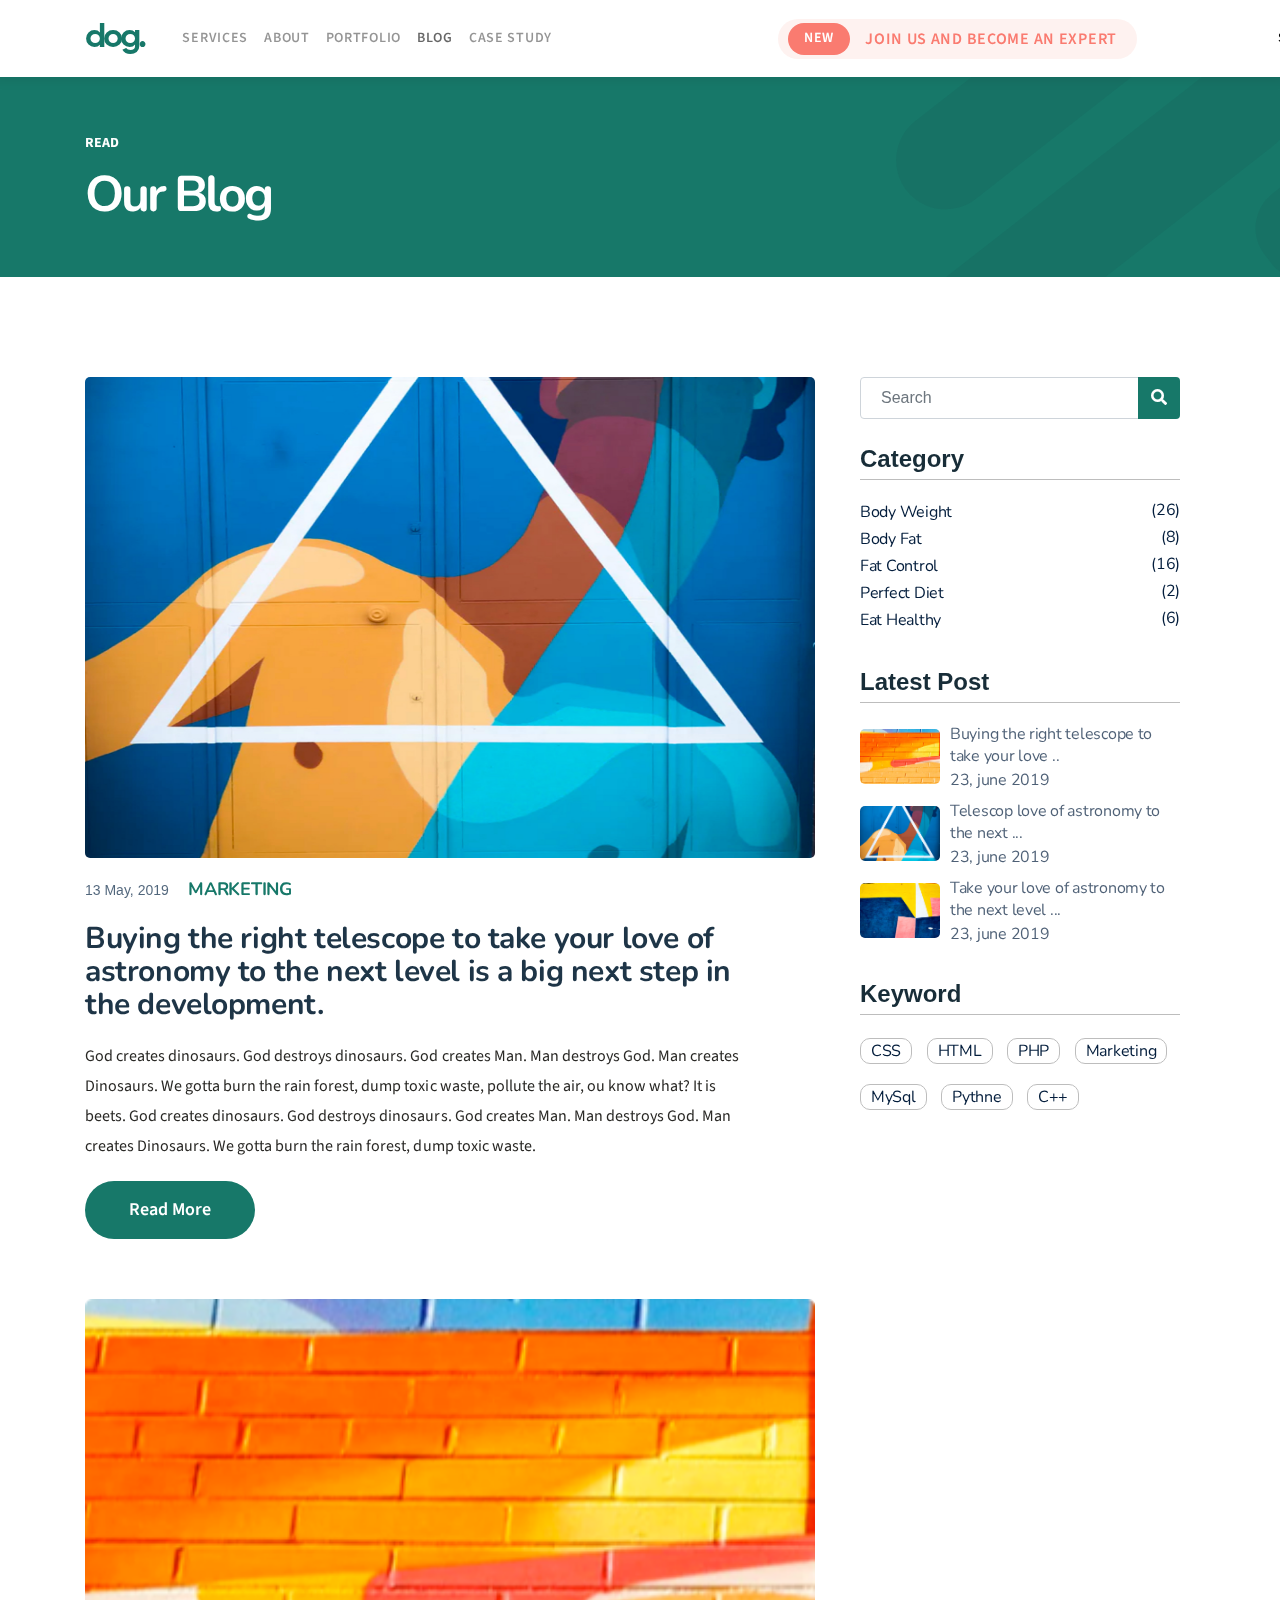
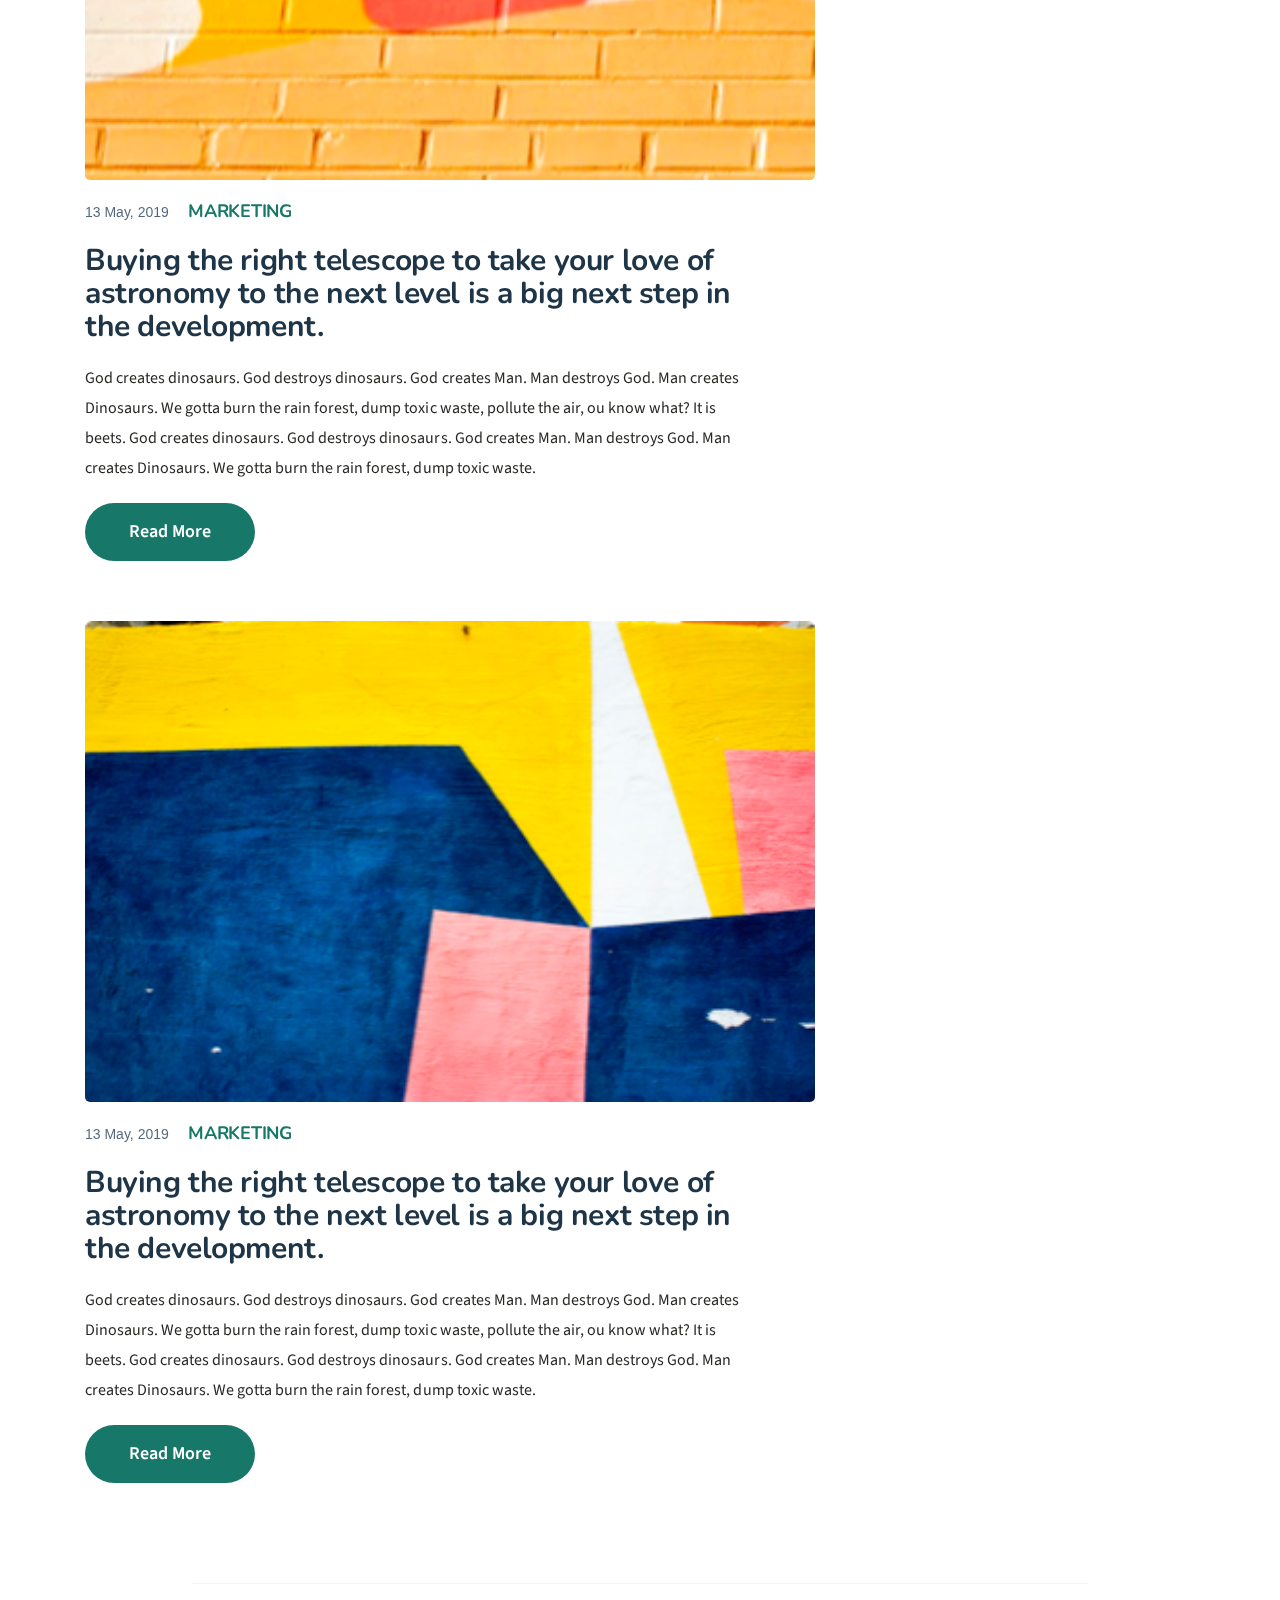
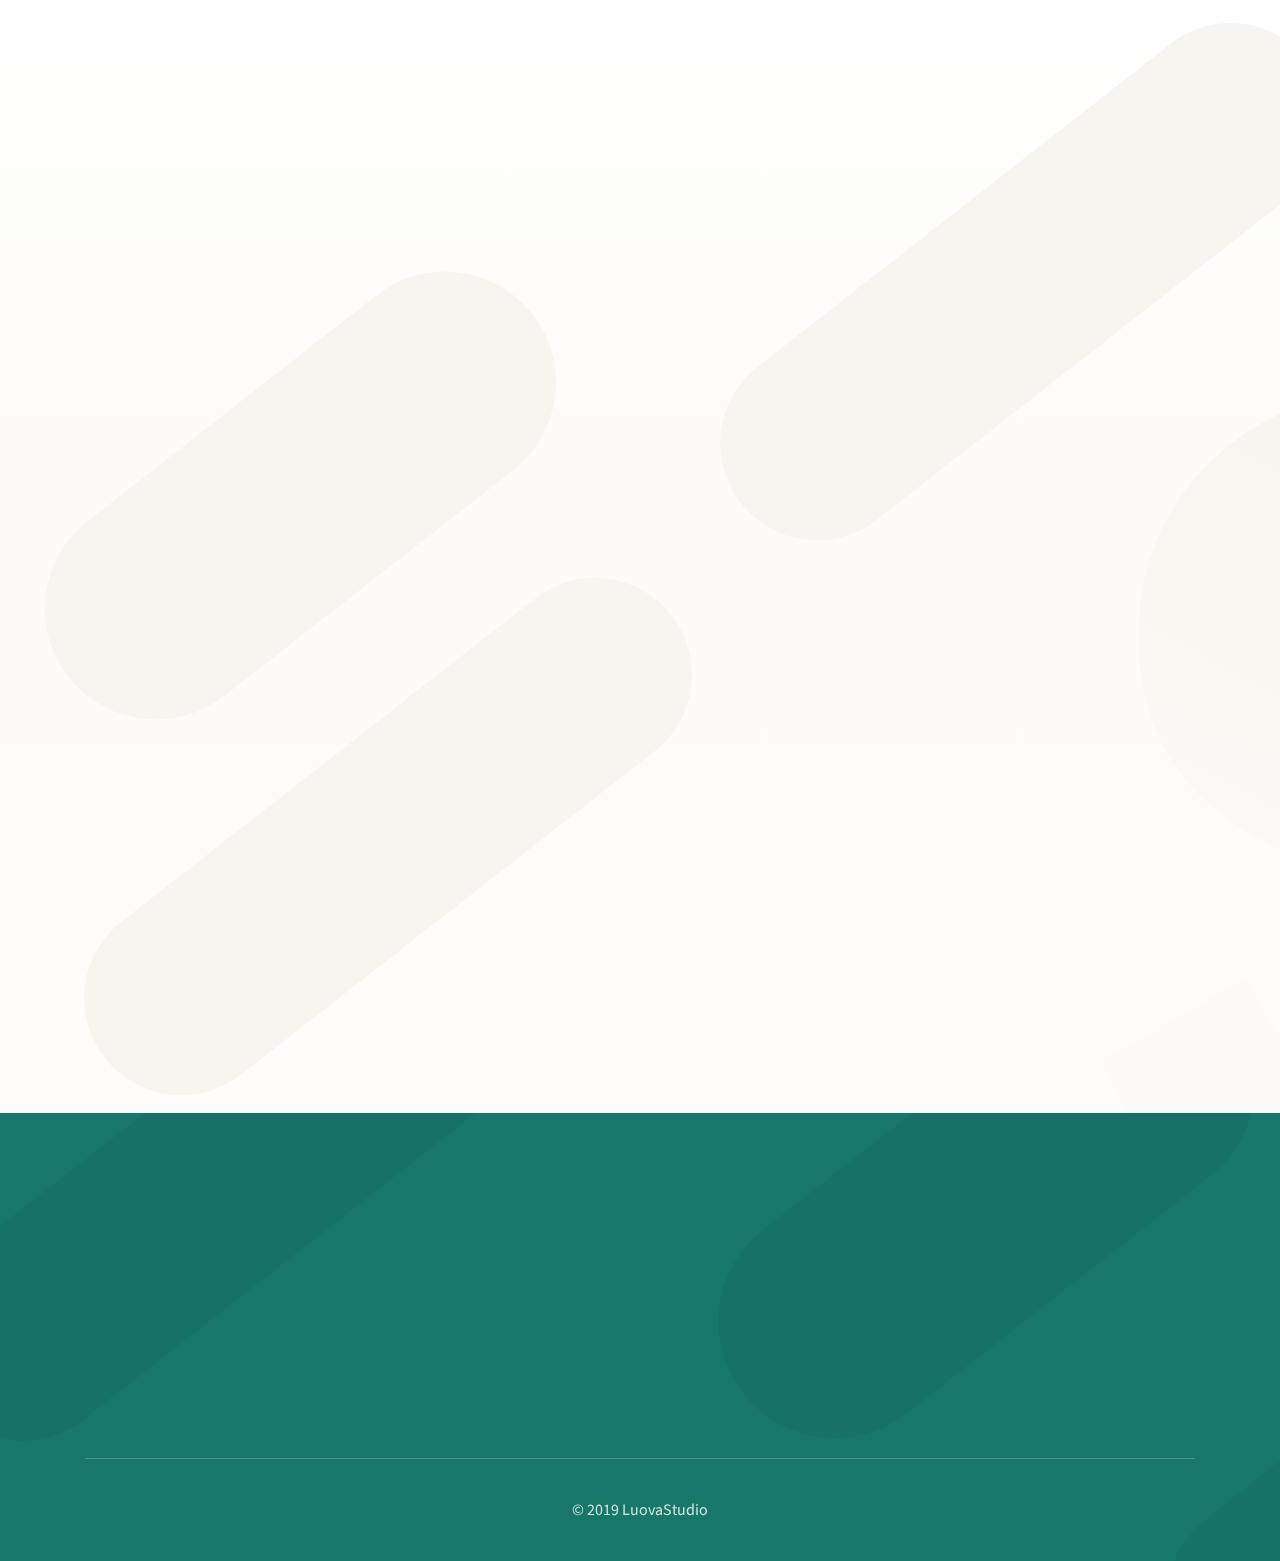
<file: blog.html>
<!DOCTYPE html>
<html lang="en">
<head>
    <meta charset="UTF-8">
    <meta name="viewport" content="width=device-width, initial-scale=1.0">
    <meta http-equiv="X-UA-Compatible" content="ie=edge">
    <title>Blog</title>
    <!-- Font -->
    <link
        href="https://fonts.googleapis.com/css?family=Nunito:200,200i,300,300i,400,400i,600,600i,700,700i,800,800i,900,900i&display=swap"
        rel="stylesheet">
    <link href="https://fonts.googleapis.com/css?family=Karla:400,400i,700,700i&display=swap" rel="stylesheet">
    <link
        href="https://fonts.googleapis.com/css?family=Source+Sans+Pro:200,200i,300,300i,400,400i,600,600i,700,700i,900,900i&display=swap"
        rel="stylesheet">
    <link rel="stylesheet" href="assets/css/fonts.css">
    <!-- Bootstrap CSS -->
    <link rel="stylesheet" href="assets/plugins/css/bootstrap.min.css">
    <!-- Fontawesome -->
    <link rel="stylesheet" href="assets/plugins/css/fontawesome.min.css">
    <link rel="stylesheet" href="assets/css/all.min.css">
    <!-- Hover CSS -->
    <link rel="stylesheet" href="assets/plugins/css/hover.css">
    <!-- AOS -->
    <link rel="stylesheet" href="assets/plugins/css/aos.css">
    <!-- Anime CSS -->
    <link rel="stylesheet" href="assets/plugins/css/animate.css">
    <!-- Owl CSS -->
    <link rel="stylesheet" href="assets/plugins/css/owl.carousel.min.css">
    <link rel="stylesheet" href="assets/plugins/css/owl.theme.default.min.css">
    <!-- Custom CSS -->
    <link rel="stylesheet" href="assets/css/style.css">
    <link rel="stylesheet" href="assets/css/services-css.css">
    <link rel="stylesheet" href="assets/css/about-style.css">
    <link rel="stylesheet" href="assets/css/blog-css.css">
    <!-- Rsponsive -->
    <link rel="stylesheet" href="assets/css/responsive.css">
</head>
<body>
    <!-- HEADER SECTION STARTS -->
    <header class="header-nav-wrapper fix_top fixed-top scroll">
        <nav class="navbar navbar-expand-lg navbar-light custom-nav" data-aos="fade-down" data-aos-duration="1000">
            <div class="container">
                <a class="navbar-brand" href="index.html">
                    <div class="main-logo">
                        <p>dog.</p>
                    </div>
                </a>
                <button class="navbar-toggler" type="button" data-toggle="collapse"
                    data-target="#navbarSupportedContent" aria-controls="navbarSupportedContent" aria-expanded="false"
                    aria-label="Toggle navigation">
                    <span class="navbar-toggler-icon"></span>
                </button>
                <div class="collapse navbar-collapse" id="navbarSupportedContent">
                    <ul class="navbar-nav mr-auto custom-nav-ul">
                        <li class="nav-item custom-item">
                            <a class="nav-link" href="services.html">SERVICES</a>
                        </li>
                        <li class="nav-item custom-item">
                            <a class="nav-link" href="about.html">ABOUT</a>
                        </li>
                        <li class="nav-item custom-item">
                            <a class="nav-link" href="portfolio.html">PORTFOLIO</a>
                        </li>
                        <li class="nav-item active custom-item">
                            <a class="nav-link" href="blog.html">BLOG</a>
                        </li>
                        <li class="nav-item custom-item">
                            <a class="nav-link" href="case.html">CASE STUDY</a>
                        </li>
                    </ul>
                    <ul class="navbar-nav ml-auto custom-nav-ul">
                        <li class="nav-item margin-auto">
                            <div class="new d-flex">
                                <button class="nw-btn btn">NEW</button>
                                <div class="nw-text">
                                    JOIN US AND BECOME AN EXPERT
                                </div>
                            </div>
                        </li>
                    </ul>
                </div>
                <a class="custom-btn3 hvr-left-white res-hi txt-none service-hvr" href="contact-us.html">SAY HI!</a>
            </div>
        </nav>
    </header>
    <!-- NAV ENDS -->
    <section class="header-wrapper services-header-wrapper">
        <div class="header-wrap" style="background-image: url(assets/images/services-head.svg);">
            <div class="container">
                <div class="section-header" data-aos="fade-up" data-aos-delay="300" data-aos-duration="1000">
                    <h5>READ</h5>
                    <h2>Our Blog</h2>
                </div>
            </div>
        </div>
    </section>
    <!-- HEADER SECTION ENDS -->
    <!-- BLOG -->
    <section class="blog-content" data-aos="fade-up" data-aos-delay="150" data-aos-duration="1000">
        <div class="container">
            <div class="row">
                <div class="col-md-8 col-sm-12">
                    <div class="blog-content-inner">
                        <div class="blog-item">
                            <div class="blog_img">
                                <img src="assets/images/style-2-home-2.jpg" data-aos="fade-up" data-aos-delay="120"
                                    data-aos-duration="1400" alt="" class="img-fluid full_img">
                            </div>
                            <div class="blog-item-content">
                                <span class="bl-date">13 May, 2019</span>
                                <span class="bl-title">marketing</span>
                                <a href="">
                                    <h2>Buying the right telescope to take your love of astronomy to the next level is a
                                        big next step in the development.</h2>
                                </a>
                                <p>God creates dinosaurs. God destroys dinosaurs. God creates Man. Man destroys God. Man
                                    creates Dinosaurs.
                                    We gotta burn the rain forest, dump toxic waste, pollute the air, ou know what? It
                                    is beets.
                                    God creates dinosaurs. God destroys dinosaurs. God creates Man. Man destroys God.
                                    Man creates Dinosaurs.
                                    We gotta burn the rain forest, dump toxic waste.</p>
                                <a href="blog-post.html" class="btn hvr-float custom-btn read-btn btn-fill">Read
                                    More</a>
                            </div>
                        </div>
                        <div class="blog-item">
                            <div class="blog_img">
                                <img src="assets/images/b-1.png" alt="" class="img-fluid full_img">
                            </div>
                            <div class="blog-item-content">
                                <span class="bl-date">13 May, 2019</span>
                                <span class="bl-title">marketing</span>
                                <a href="">
                                    <h2>Buying the right telescope to take your love of astronomy to the next
                                        level is a big next step in the development.</h2>
                                </a>
                                <p>God creates dinosaurs. God destroys dinosaurs. God creates Man. Man destroys God. Man
                                    creates Dinosaurs.
                                    We gotta burn the rain forest, dump toxic waste, pollute the air, ou know what? It
                                    is beets.
                                    God creates dinosaurs. God destroys dinosaurs. God creates Man. Man destroys God.
                                    Man creates Dinosaurs.
                                    We gotta burn the rain forest, dump toxic waste.</p>
                                <a href="blog-post.html" class="btn hvr-float custom-btn read-btn btn-fill">Read
                                    More</a>
                            </div>
                        </div>
                        <div class="blog-item">
                            <div class="blog_img">
                                <img src="assets/images/b-3.png" alt="" class="img-fluid full_img">
                            </div>
                            <div class="blog-item-content">
                                <span class="bl-date">13 May, 2019</span>
                                <span class="bl-title">marketing</span>
                                <a href="">
                                    <h2>Buying the right telescope to take your love of astronomy to the next
                                        level is a big next step in the development.</h2>
                                </a>
                                <p>God creates dinosaurs. God destroys dinosaurs. God creates Man. Man destroys God. Man
                                    creates Dinosaurs.
                                    We gotta burn the rain forest, dump toxic waste, pollute the air, ou know what? It
                                    is beets.
                                    God creates dinosaurs. God destroys dinosaurs. God creates Man. Man destroys God.
                                    Man creates Dinosaurs.
                                    We gotta burn the rain forest, dump toxic waste.</p>
                                <a href="blog-post.html" class="btn hvr-float custom-btn read-btn btn-fill">Read
                                    More</a>
                            </div>
                        </div>
                    </div>
                </div>
                <div class="col-md-4 col-sm-12">
                    <div class="blog-sidebar">
                        <form id="mailchimp-subscribe" class="col-sm-12 col-lg-12 mail-sub" method="post"
                            data-toggle="validator">
                            <div class="form-group">
                                <input type="email" name="email" class="form-control" id="subscriber-email"
                                    placeholder="Search" required="">
                                <button type="submit" class="btn btn-fill join-btn" id="submit"> <i
                                        class="fa fa-search"></i></button>
                            </div>
                        </form>
                        <div class="col-sm-12 sidebar-item">
                            <h4>Category</h4>
                            <ul>
                                <li><a href="">Body Weight<span>(26)</span></a></li>
                                <li><a href="">Body Fat<span>(8)</span></a></li>
                                <li><a href="">Fat Control<span>(16)</span></a></li>
                                <li><a href="">Perfect Diet<span>(2)</span></a></li>
                                <li><a href="">Eat Healthy<span>(6)</span></a></li>
                            </ul>
                        </div>
                        <div class="col-sm-12 sidebar-item popular-posts">
                            <h4>Latest Post</h4>
                            <ul>
                                <li>
                                    <a href="">
                                        <img src="assets/images/b-1.png" alt="">
                                        <div class="content">
                                            <h2>Buying the right telescope to take your love ..</h2>
                                            <span>23, june 2019</span>
                                        </div>
                                    </a>
                                </li>
                                <li>
                                    <a href="">
                                        <img src="assets/images/b-2.png" alt="">
                                        <div class="content">
                                            <h2>Telescop love of astronomy to the next ... </h2>
                                            <span>23, june 2019</span>
                                        </div>
                                    </a>
                                </li>
                                <li>
                                    <a href="">
                                        <img src="assets/images/b-3.png" alt="">
                                        <div class="content">
                                            <h2>Take your love of astronomy to the next level ...</h2>
                                            <span>23, june 2019</span>
                                        </div>
                                    </a>
                                </li>
                            </ul>
                        </div>
                        <div class="col-sm-12 sidebar-item popular-tags">
                            <h4>Keyword</h4>
                            <ul>
                                <li><a href=""> CSS </a> </li>
                                <li><a href=""> HTML </a> </li>
                                <li><a href=""> PHP </a> </li>
                                <li><a href=""> Marketing </a> </li>
                                <li><a href=""> MySql </a> </li>
                                <li><a href=""> Pythne </a> </li>
                                <li><a href=""> C++ </a> </li>
                            </ul>
                        </div>
                    </div>
                </div>
            </div>
        </div>
    </section>
    <!-- BLOG ENDS -->
    <!-- BLOG CLIENT SECTION STARTS -->
    <section class="client-wrapper blog-wrapper">
        <hr>
        <div class="client-wrap blog-wrap" style="background-image: url(assets/images/client_shape.svg);">
            <div class="container">
                <div class="row">
                    <div class="col-md-12" data-aos-once="true" data-aos="fade-up" data-aos-delay="150"
                        data-aos-duration="1000">
                        <div class="section-header text-center">
                            <h5>BLOG</h5>
                            <h2>Latest On The Blog</h2>
                        </div>
                    </div>
                </div>
                <div class="blog-card-wrap" data-aos="fade-up" data-aos-delay="200" data-aos-duration="1000">
                    <div class="row">
                        <div class="col-md-4 col-sm-12">
                            <div class="blog-card overflow-hidden">
                                <div class="blog-inner">
                                    <div class="blog-img">
                                        <img src="assets/images/b-1.png" alt="">
                                    </div>
                                    <div class="blog-content">
                                        <h5>23 jan 2019</h5>
                                        <h4>First time Blogger Entrepreneurs How to increase the…</h4>
                                        <div class="blog-box">
                                            <img src="assets/images/blog-cl.png" alt="">
                                            <h6>By Ryan Bettins</h6>
                                        </div>
                                    </div>
                                </div>
                            </div>
                        </div>
                        <div class="col-md-4 col-sm-12">
                            <div class="blog-card overflow-hidden">
                                <div class="blog-inner">
                                    <div class="blog-img">
                                        <img src="assets/images/b-2.png" alt="">
                                    </div>
                                    <div class="blog-content">
                                        <h5>23 jan 2019</h5>
                                        <h4>First time Blogger Entrepreneurs How to increase the…</h4>
                                        <div class="blog-box">
                                            <img src="assets/images/blog-cl.png" alt="">
                                            <h6>By Ryan Bettins</h6>
                                        </div>
                                    </div>
                                </div>
                            </div>
                        </div>
                        <div class="col-md-4 col-sm-12">
                            <div class="blog-card overflow-hidden">
                                <div class="blog-inner">
                                    <div class="blog-img">
                                        <img src="assets/images/b-3.png" alt="">
                                    </div>
                                    <div class="blog-content">
                                        <h5>23 jan 2019</h5>
                                        <h4>First time Blogger Entrepreneurs How to increase the…</h4>
                                        <div class="blog-box">
                                            <img src="assets/images/blog-cl.png" alt="">
                                            <h6>By Ryan Bettins</h6>
                                        </div>
                                    </div>
                                </div>
                            </div>
                        </div>
                    </div>
                </div>
            </div>
            <div class="contact-wrap">
                <div class="container">
                    <div class="row">
                        <div class="col-md-12">
                            <div class="contact-card" data-aos-once="true" data-aos="fade-up" data-aos-delay="150"
                                data-aos-duration="1000">
                                <div class="contact-bg" style="background-image: url(assets/images/contact-card.svg);">
                                    <div class="row">
                                        <div class="col-md-8">
                                            <div class="section-header">
                                                <h5>CONTACT</h5>
                                                <h2>Have any Project’s in mind?</h2>
                                            </div>
                                        </div>
                                        <div class="col-md-4">
                                            <div class="card-btn">
                                                <a class="navbar-brand nav-link btn-group hvr-float custom-btn custom-btn2"
                                                    href="contact-us.html">
                                                    Contact Us
                                                    <i class="fas fa-chevron-right contact-i"></i>
                                                </a>
                                            </div>
                                        </div>
                                    </div>
                                </div>
                            </div>
                        </div>
                    </div>
                </div>
            </div>
        </div>
    </section>
    <!-- BLOG CLIENT SECTION ENDS -->
    <!-- FOOTER STARTS -->
    <footer>
        <div class="footer-wrap service-ft-wrap">
            <div class="footbg" style="background-image: url(assets/images/services-footer-shape.svg);">
                <div class="container">
                    <div class="row">
                        <div class="col-md-3 col-sm-12">
                            <div class="footer-list-content-wrap" data-aos="fade-up" data-aos-delay="300"
                                data-aos-duration="1000">
                                <div class="logo">
                                    <p>dog.</p>
                                </div>
                                <div class="footer-text">
                                    <p>You know nothing john snow</p>
                                </div>
                            </div>
                        </div>
                        <div class="col-md-2 col-sm-4">
                            <div class="footer-list-content-wrap" data-aos="fade-up" data-aos-delay="300"
                                data-aos-duration="1000">
                                <div class="footer-list">
                                    <h5>SUPPORT</h5>
                                    <ul class="footer-ul">
                                        <li>E-books</li>
                                        <li>Presentation</li>
                                        <li>Dashboard</li>
                                        <li>Management</li>
                                    </ul>
                                </div>
                            </div>
                        </div>
                        <div class="col-md-2 col-sm-4">
                            <div class="footer-list-content-wrap" data-aos="fade-up" data-aos-delay="300"
                                data-aos-duration="1000">
                                <div class="footer-list">
                                    <h5>PRODUCT</h5>
                                    <ul class="footer-ul">
                                        <li>E-books</li>
                                        <li>Presentation</li>
                                        <li>Dashboard</li>
                                        <li>Management</li>
                                    </ul>
                                </div>
                            </div>
                        </div>
                        <div class="col-md-2 col-sm-4">
                            <div class="footer-list-content-wrap" data-aos="fade-up" data-aos-delay="300"
                                data-aos-duration="1000">
                                <div class="footer-list">
                                    <h5>TEAM</h5>
                                    <ul class="footer-ul">
                                        <li>About Us</li>
                                        <li>Presentation</li>
                                        <li>Careers</li>
                                        <li>Education</li>
                                    </ul>
                                </div>
                            </div>
                        </div>
                        <div class="col-md-3">
                            <div class="footer-list-content-wrap" data-aos="fade-up" data-aos-delay="300"
                                data-aos-duration="1000">
                                <div class="footer-list ft-sc">
                                    <h5>ADDRESS</h5>
                                    <p>Counter Delivery, Carters Beach PostCentre, Westport</p>
                                    <div class="footer-social">
                                        <i class="fab fa-facebook-f cl-i cl-if"></i>
                                        <i class="fab fa-twitter cl-i"></i>
                                        <i class="fab fa-linkedin-in cl-i"></i>
                                    </div>
                                </div>
                            </div>
                        </div>
                    </div>
                </div>
                <div class="footer-below">
                    <div class="foot-wrap">
                        <div class="container">
                            <div class="row">
                                <div class="col-md-12">
                                    <div class="ft-end">
                                        <h6>© 2019 LuovaStudio</h6>
                                    </div>
                                </div>
                            </div>
                        </div>
                    </div>
                </div>
            </div>
        </div>
    </footer>
    <!-- FOOTER ENDS -->
    <!-- ******************* -->
    <!-- 
    ==================
        *JS FILES*
    ==================
    -->
    <!-- jQuery -->
    <script src="assets/plugins/js/jquery-3.4.0.min.js"></script>
    <!-- Bootstrap -->
    <script src="assets/plugins/js/bootstrap.bundle.min.js"></script>
    <!-- Fontawesome -->
    <script src="assets/plugins/js/fontawesome.min.js"></script>
    <!-- Counter Up JS -->
    <script src="assets/plugins/js/jquery.waypoints.min.js"></script>
    <script src="assets/plugins/js/jquery.counterup.min.js"></script>
    <!-- AOS -->
    <script src="assets/plugins/js/aos.js"></script>
    <!-- Owl JS -->
    <script src="assets/plugins/js/owl.carousel.min.js"></script>
    <!-- Parallax -->
    <script src="assets/plugins/js/parallax.js"></script>
    <script src="assets/plugins/js/simpleParallax.js"></script>
    <!-- Wow -->
    <script src="assets/plugins/js/wow.js"></script>
    <!-- Custom JS -->
    <script src="assets/js/custom.js"></script>
</body>
</html>
</file>
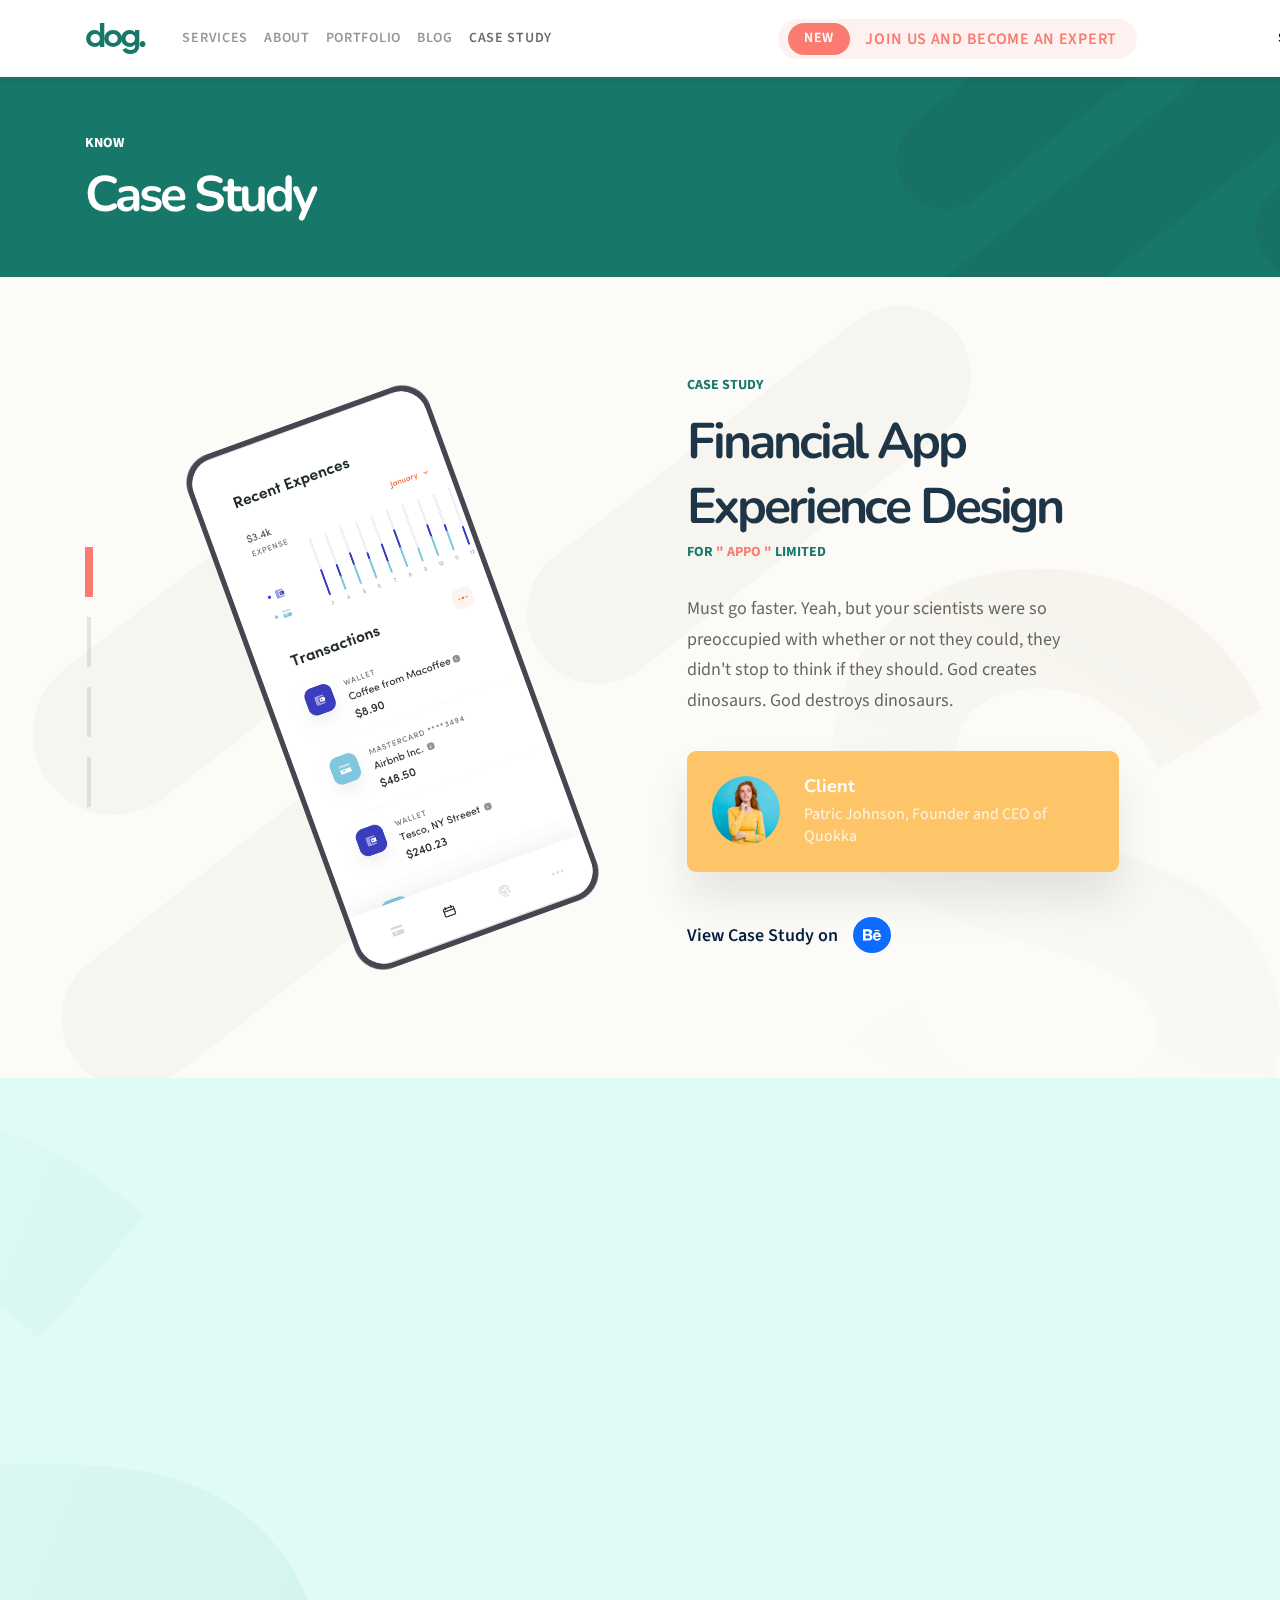
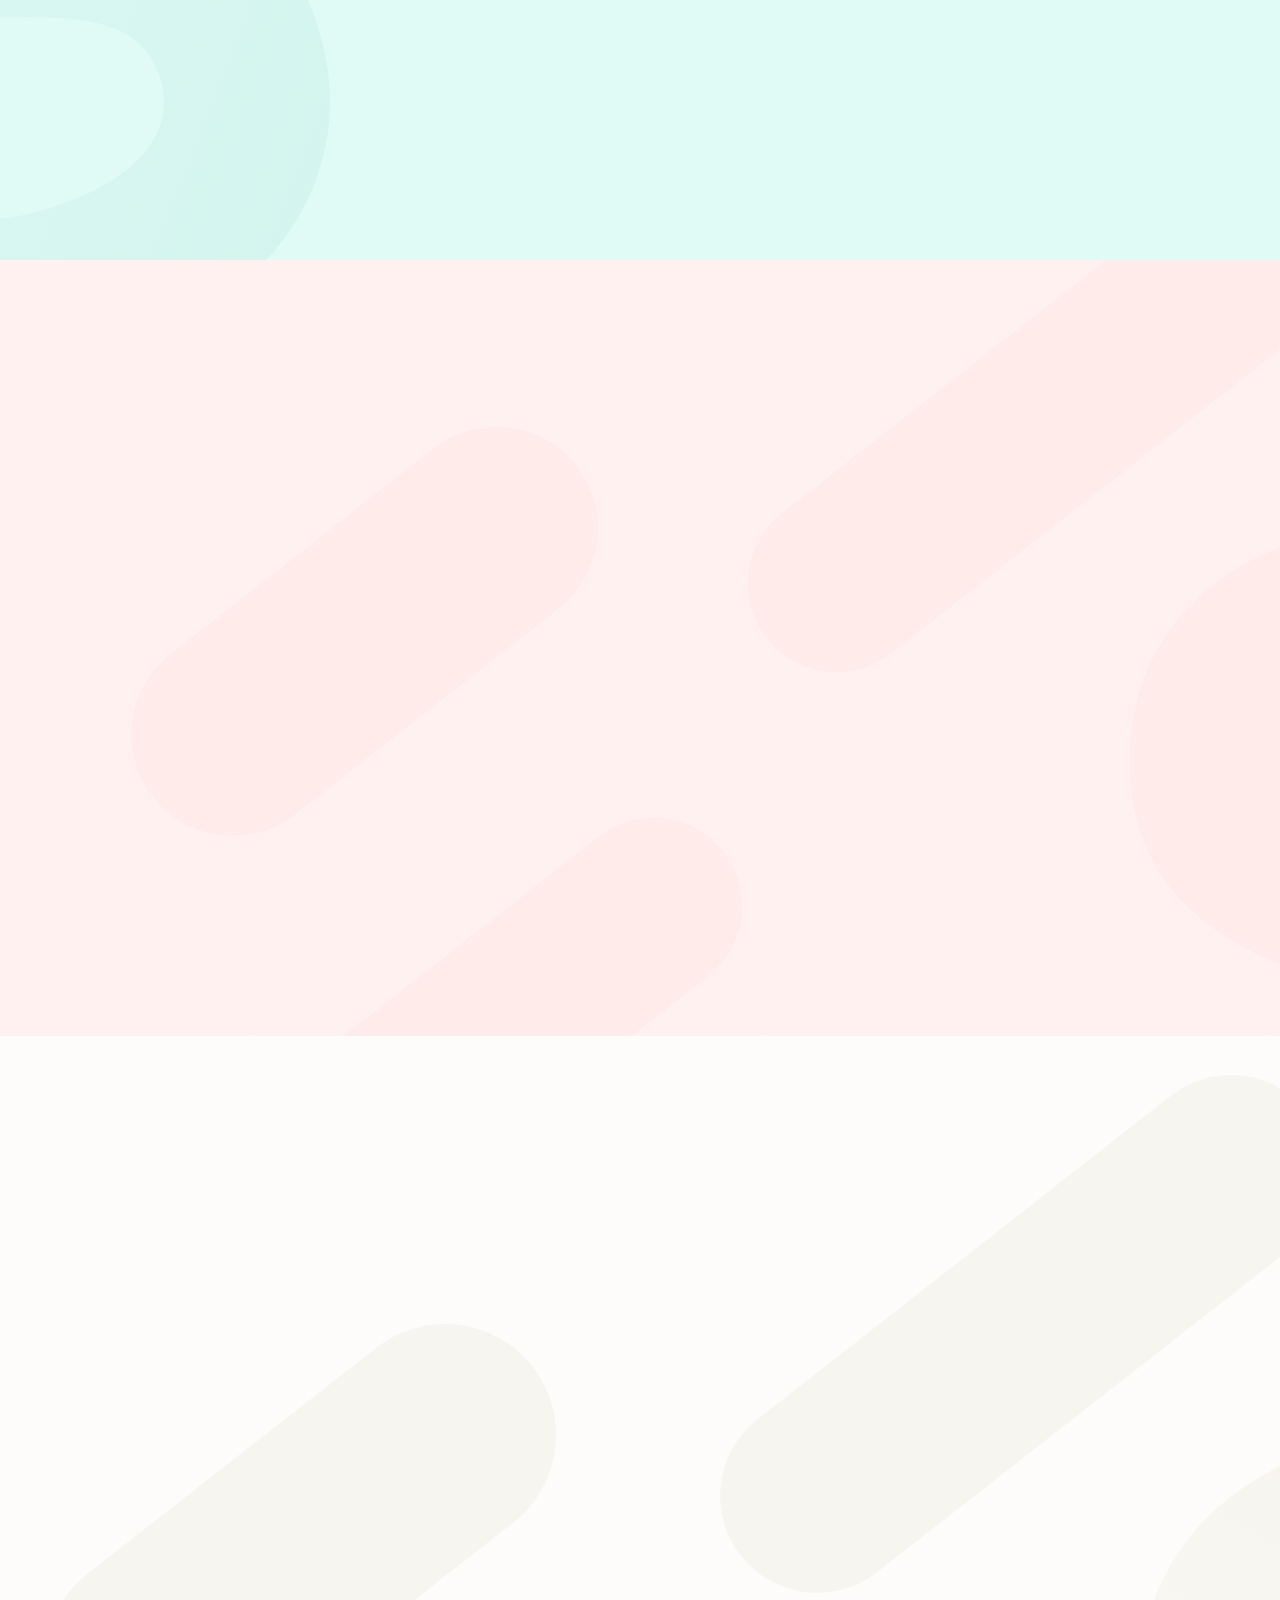
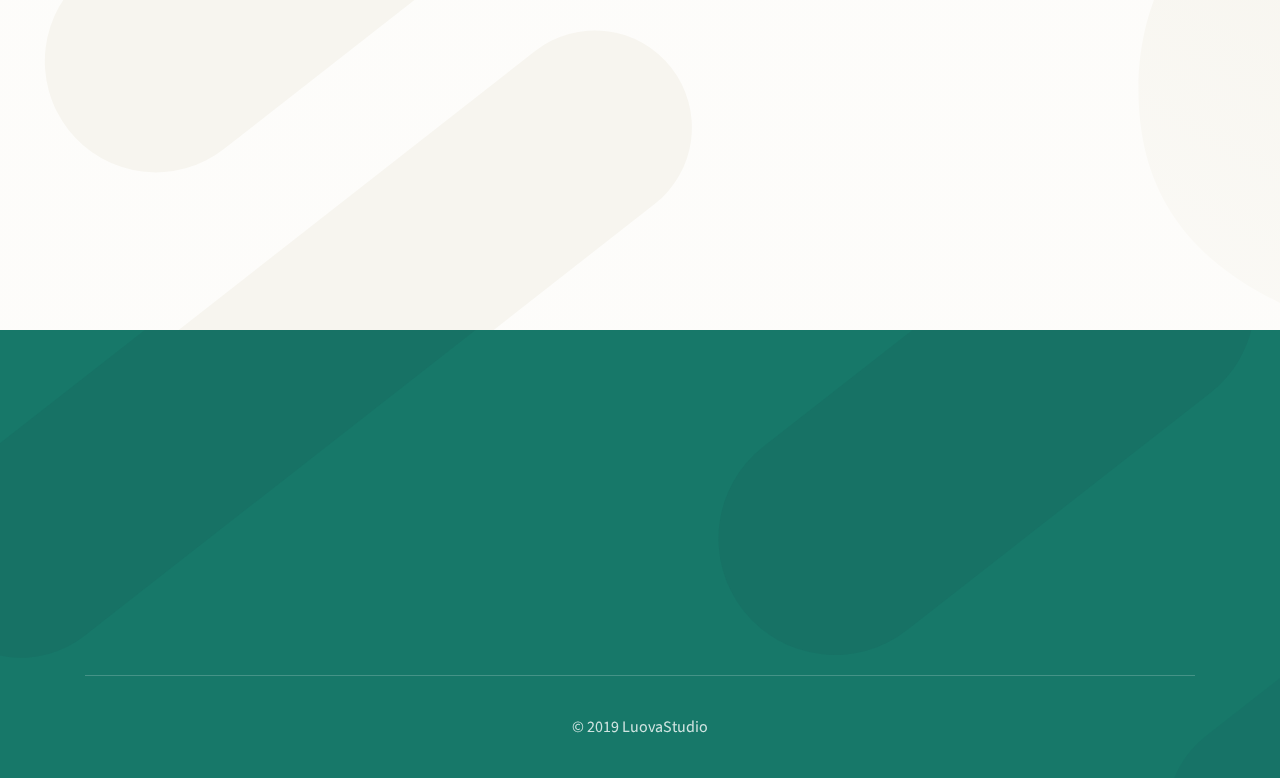
<file: case.html>
<!DOCTYPE html>
<html lang="en">
<head>
    <meta charset="UTF-8">
    <meta name="viewport" content="width=device-width, initial-scale=1.0">
    <meta http-equiv="X-UA-Compatible" content="ie=edge">
    <title>Case Study</title>
    <!-- Font -->
    <link
        href="https://fonts.googleapis.com/css?family=Nunito:200,200i,300,300i,400,400i,600,600i,700,700i,800,800i,900,900i&display=swap"
        rel="stylesheet">
    <link href="https://fonts.googleapis.com/css?family=Karla:400,400i,700,700i&display=swap" rel="stylesheet">
    <link
        href="https://fonts.googleapis.com/css?family=Source+Sans+Pro:200,200i,300,300i,400,400i,600,600i,700,700i,900,900i&display=swap"
        rel="stylesheet">
    <link rel="stylesheet" href="assets/css/fonts.css">
    <!-- Bootstrap CSS -->
    <link rel="stylesheet" href="assets/plugins/css/bootstrap.min.css">
    <!-- Fontawesome -->
    <link rel="stylesheet" href="assets/plugins/css/fontawesome.min.css">
    <link rel="stylesheet" href="assets/css/all.min.css">
    <!-- Hover CSS -->
    <link rel="stylesheet" href="assets/plugins/css/hover.css">
    <!-- AOS -->
    <link rel="stylesheet" href="assets/plugins/css/aos.css">
    <!-- Anime CSS -->
    <link rel="stylesheet" href="assets/plugins/css/animate.css">
    <!-- Owl CSS -->
    <link rel="stylesheet" href="assets/plugins/css/owl.carousel.min.css">
    <link rel="stylesheet" href="assets/plugins/css/owl.theme.default.min.css">
    <!-- Custom CSS -->
    <link rel="stylesheet" href="assets/css/style.css">
    <link rel="stylesheet" href="assets/css/services-css.css">
    <link rel="stylesheet" href="assets/css/portfolio-style.css">
    <link rel="stylesheet" href="assets/css/case-style.css">
    <!-- Rsponsive -->
    <link rel="stylesheet" href="assets/css/responsive.css">
</head>
<body>
    <!-- HEADER -->
    <header class="header-nav-wrapper fix_top fixed-top scroll">
        <nav class="navbar navbar-expand-lg navbar-light custom-nav" data-aos="fade-down" data-aos-duration="1000">
            <div class="container">
                <a class="navbar-brand" href="index.html">
                    <div class="main-logo">
                        <p>dog.</p>
                    </div>
                </a>
                <button class="navbar-toggler" type="button" data-toggle="collapse"
                    data-target="#navbarSupportedContent" aria-controls="navbarSupportedContent" aria-expanded="false"
                    aria-label="Toggle navigation">
                    <span class="navbar-toggler-icon"></span>
                </button>
                <div class="collapse navbar-collapse" id="navbarSupportedContent">
                    <ul class="navbar-nav mr-auto custom-nav-ul">
                        <li class="nav-item custom-item">
                            <a class="nav-link" href="services.html">SERVICES</a>
                        </li>
                        <li class="nav-item custom-item">
                            <a class="nav-link" href="about.html">ABOUT</a>
                        </li>
                        <li class="nav-item custom-item">
                            <a class="nav-link" href="portfolio.html">PORTFOLIO</a>
                        </li>
                        <li class="nav-item custom-item">
                            <a class="nav-link" href="blog.html">BLOG</a>
                        </li>
                        <li class="nav-item custom-item active">
                            <a class="nav-link" href="case.html">CASE STUDY</a>
                        </li>
                    </ul>
                    <ul class="navbar-nav ml-auto custom-nav-ul">
                        <li class="nav-item">
                            <div class="new d-flex">
                                <button class="nw-btn btn">NEW</button>
                                <div class="nw-text">
                                    JOIN US AND BECOME AN EXPERT
                                </div>
                            </div>
                        </li>
                    </ul>
                </div>
                <a class="custom-btn3 hvr-left-white res-hi txt-none service-hvr" href="contact-us.html">SAY HI!</a>
            </div>
        </nav>
        <!--NAV Ends -->
    </header>
    <section class="header-wrapper services-header-wrapper">
        <div class="header-wrap" style="background-image: url(assets/images/services-head.svg);">
            <div class="container">
                <div class="section-header" data-aos="fade-up" data-aos-delay="300" data-aos-duration="1000">
                    <h5>KNOW</h5>
                    <h2>Case Study</h2>
                </div>
            </div>
        </div>
    </section>
    <!-- HEADER Ends -->
    <!--First Slider - App  -->
    <section class="branding-wrapper app-wrapper">
        <div class="branding-wrap app-wrap" style="background-image: url(assets/images/client_shape.svg);">
            <div class="container">
                <div class="row">
                    <div class="col-md-12">
                        <div class="pay-slider" data-aos="fade-up" data-aos-delay="500" data-aos-duration="1000">
                            <div class="owl-carousel owl-theme brand-content-wrap">
                                <div class="item">
                                    <div class="row">
                                        <div class="col-md-6">
                                            <div class="brand-img-content">
                                                <img src="assets/images/iphone.svg" alt="">
                                            </div>
                                        </div>
                                        <div class="col-md-6">
                                            <div class="brand-content">
                                                <div class="section-header">
                                                    <h5>CASE STUDY</h5>
                                                    <h2 class="m-btm">Financial App<br>Experience Design</h2>
                                                    <h5 class="qk1">FOR <span class="qk">" APPO "</span> LIMITED</h5>
                                                </div>
                                                <p class="def-p">
                                                    Must go faster. Yeah, but your scientists were so preoccupied
                                                    with whether or not they could, they didn't stop to think if
                                                    they should. God creates dinosaurs. God destroys dinosaurs.
                                                </p>
                                                <div class="brand-card">
                                                    <div class="cl-img">
                                                        <img src="assets/images/case-1.svg" alt="">
                                                    </div>
                                                    <div class="cl-content">
                                                        <h5 class="m-btm">Client</h5>
                                                        <p>Patric Johnson, Founder and CEO of Quokka</p>
                                                    </div>
                                                </div>
                                                <div class="view-case">
                                                    <a href="">View Case Study on</a>
                                                    <div class="ts">
                                                        <i class="fab fa-behance i-behance"></i>
                                                    </div>
                                                </div>
                                            </div>
                                        </div>
                                    </div>
                                </div>
                                <div class="item">
                                    <div class="row">
                                        <div class="col-md-6">
                                            <div class="brand-img-content">
                                                <img src="assets/images/iphone.svg" alt="">
                                            </div>
                                        </div>
                                        <div class="col-md-6">
                                            <div class="brand-content">
                                                <div class="section-header">
                                                    <h5>CASE STUDY</h5>
                                                    <h2 class="m-btm">Financial App<br>Experience Design</h2>
                                                    <h5 class="qk1">FOR <span class="qk">" APPO "</span> LIMITED</h5>
                                                </div>
                                                <p class="def-p">
                                                    Must go faster. Yeah, but your scientists were so preoccupied
                                                    with whether or not they could, they didn't stop to think if
                                                    they should. God creates dinosaurs. God destroys dinosaurs.
                                                </p>
                                                <div class="brand-card">
                                                    <div class="cl-img">
                                                        <img src="assets/images/case-1.svg" alt="">
                                                    </div>
                                                    <div class="cl-content">
                                                        <h5 class="m-btm">Client</h5>
                                                        <p>Patric Johnson, Founder and CEO of Quokka</p>
                                                    </div>
                                                </div>
                                                <div class="view-case">
                                                    <a href="">View Case Study on</a>
                                                    <div class="ts">
                                                        <i class="fab fa-behance i-behance"></i>
                                                    </div>
                                                </div>
                                            </div>
                                        </div>
                                    </div>
                                </div>
                                <div class="item">
                                    <div class="row">
                                        <div class="col-md-6">
                                            <div class="brand-img-content">
                                                <img src="assets/images/iphone.svg" alt="">
                                            </div>
                                        </div>
                                        <div class="col-md-6">
                                            <div class="brand-content">
                                                <div class="section-header">
                                                    <h5>CASE STUDY</h5>
                                                    <h2 class="m-btm">Financial App<br>Experience Design</h2>
                                                    <h5 class="qk1">FOR <span class="qk">" APPO "</span> LIMITED</h5>
                                                </div>
                                                <p class="def-p">
                                                    Must go faster. Yeah, but your scientists were so preoccupied
                                                    with whether or not they could, they didn't stop to think if
                                                    they should. God creates dinosaurs. God destroys dinosaurs.
                                                </p>
                                                <div class="brand-card">
                                                    <div class="cl-img">
                                                        <img src="assets/images/case-1.svg" alt="">
                                                    </div>
                                                    <div class="cl-content">
                                                        <h5 class="m-btm">Client</h5>
                                                        <p>Patric Johnson, Founder and CEO of Quokka</p>
                                                    </div>
                                                </div>
                                                <div class="view-case">
                                                    <a href="">View Case Study on</a>
                                                    <div class="ts">
                                                        <i class="fab fa-behance i-behance"></i>
                                                    </div>
                                                </div>
                                            </div>
                                        </div>
                                    </div>
                                </div>
                                <div class="item">
                                    <div class="row">
                                        <div class="col-md-6">
                                            <div class="brand-img-content">
                                                <img src="assets/images/iphone.svg" alt="">
                                            </div>
                                        </div>
                                        <div class="col-md-6">
                                            <div class="brand-content">
                                                <div class="section-header">
                                                    <h5>CASE STUDY</h5>
                                                    <h2 class="m-btm">Financial App<br>Experience Design</h2>
                                                    <h5 class="qk1">FOR <span class="qk">" APPO "</span> LIMITED</h5>
                                                </div>
                                                <p class="def-p">
                                                    Must go faster. Yeah, but your scientists were so preoccupied
                                                    with whether or not they could, they didn't stop to think if
                                                    they should. God creates dinosaurs. God destroys dinosaurs.
                                                </p>
                                                <div class="brand-card">
                                                    <div class="cl-img">
                                                        <img src="assets/images/case-1.svg" alt="">
                                                    </div>
                                                    <div class="cl-content">
                                                        <h5 class="m-btm">Client</h5>
                                                        <p>Patric Johnson, Founder and CEO of Quokka</p>
                                                    </div>
                                                </div>
                                                <div class="view-case">
                                                    <a href="">View Case Study on</a>
                                                    <div class="ts">
                                                        <i class="fab fa-behance i-behance"></i>
                                                    </div>
                                                </div>
                                            </div>
                                        </div>
                                    </div>
                                </div>
                            </div>
                        </div>
                    </div>
                </div>
            </div>
        </div>
    </section>
    <!--First Slider - App Ends  -->
    <!--Second Slider - Branding  -->
    <section class="branding-wrapper">
        <div class="branding-wrap" style="background-image: url(assets/images/s.svg);">
            <div class="container">
                <div class="row">
                    <div class="col-md-12">
                        <div class="brand-nav-wrap" data-aos="fade-up" data-aos-delay="300" data-aos-duration="1000">
                            <div class="nav flex-column nav-pills custom-pills" id="v-pills-tab" role="tablist"
                                aria-orientation="vertical">
                                <a class="nav-link custom-nav-link active" id="v-pills-home-tab" data-toggle="pill"
                                    href="#v-pills-c1" role="tab"  aria-selected="true"></a>
                                <a class="nav-link custom-nav-link" id="v-pills-profile-tab" data-toggle="pill"
                                    href="#v-pills-c2" role="tab" aria-selected="false"></a>
                                <a class="nav-link custom-nav-link" id="v-pills-messages-tab" data-toggle="pill"
                                    href="#v-pills-c3" role="tab" aria-selected="false"></a>
                                <a class="nav-link custom-nav-link" id="v-pills-settings-tab" data-toggle="pill"
                                    href="#v-pills-c4" role="tab" aria-selected="false"></a>
                            </div>
                            <!-- pills-contents -->
                            <div class="tab-content brand-content-wrap" id="v-pills-tabContent">
                                <div class="tab-pane fade show active" id="v-pills-c1" role="tabpanel"
                                    aria-labelledby="v-pills-home-tab">
                                    <div class="row">
                                        <div class="col-md-6">
                                            <div class="brand-content">
                                                <div class="section-header">
                                                    <h5>CASE STUDY</h5>
                                                    <h2 class="m-btm">Branding and Collateral Design</h2>
                                                    <h5 class="qk1">FOR <span class="qk">" QUOKKA "</span> CORPORATION
                                                    </h5>
                                                </div>
                                                <p class="def-p">
                                                    Must go faster. Yeah, but your scientists were so preoccupied
                                                    with whether or not they could, they didn't stop to think if
                                                    they should. God creates dinosaurs. God destroys dinosaurs.
                                                </p>
                                                <div class="brand-card">
                                                    <div class="cl-img">
                                                        <img src="assets/images/cimg2x.png" alt="">
                                                    </div>
                                                    <div class="cl-content">
                                                        <h5 class="m-btm">Client</h5>
                                                        <p>Patric Johnson, Founder and CEO of Quokka</p>
                                                    </div>
                                                </div>
                                                <div class="view-case">
                                                    <a href="">View Case Study on</a>
                                                    <div class="ts">
                                                        <i class="fab fa-behance i-behance"></i>
                                                    </div>
                                                </div>
                                            </div>
                                        </div>
                                        <div class="col-md-6">
                                            <div class="brand-img-content">
                                                <img src="assets/images/qukko2x.png" alt="">
                                            </div>
                                        </div>
                                    </div>
                                </div>
                                <div class="tab-pane fade" id="v-pills-c2" role="tabpanel"
                                    aria-labelledby="v-pills-home-tab">
                                    <div class="row">
                                        <div class="col-md-6">
                                            <div class="brand-content">
                                                <div class="section-header">
                                                    <h5>CASE STUDY</h5>
                                                    <h2 class="m-btm">Branding and Collateral Design</h2>
                                                    <h5 class="qk1">FOR <span class="qk">" QUOKKA "</span> CORPORATION
                                                    </h5>
                                                </div>

                                                <p class="def-p">
                                                    Must go faster. Yeah, but your scientists were so preoccupied
                                                    with whether or not they could, they didn't stop to think if
                                                    they should. God creates dinosaurs. God destroys dinosaurs.
                                                </p>
                                                <div class="brand-card">
                                                    <div class="cl-img">
                                                        <img src="assets/images/cimg2x.png" alt="">
                                                    </div>
                                                    <div class="cl-content">
                                                        <h5 class="m-btm">Client</h5>
                                                        <p>Patric Johnson, Founder and CEO of Quokka</p>
                                                    </div>
                                                </div>
                                                <div class="view-case">
                                                    <a href="">View Case Study on</a>
                                                    <div class="ts">
                                                        <i class="fab fa-behance i-behance"></i>
                                                    </div>
                                                </div>
                                            </div>
                                        </div>
                                        <div class="col-md-6">
                                            <div class="brand-img-content">
                                                <img src="assets/images/qukko2x.png" alt="">
                                            </div>
                                        </div>
                                    </div>
                                </div>
                                <div class="tab-pane fade" id="v-pills-c3" role="tabpanel"
                                    aria-labelledby="v-pills-home-tab">
                                    <div class="row">
                                        <div class="col-md-6">
                                            <div class="brand-content">
                                                <div class="section-header">
                                                    <h5>CASE STUDY</h5>
                                                    <h2 class="m-btm">Branding and Collateral Design</h2>
                                                    <h5 class="qk1">FOR <span class="qk">" QUOKKA "</span> CORPORATION
                                                    </h5>
                                                </div>
                                                <p class="def-p">
                                                    Must go faster. Yeah, but your scientists were so preoccupied
                                                    with whether or not they could, they didn't stop to think if
                                                    they should. God creates dinosaurs. God destroys dinosaurs.
                                                </p>
                                                <div class="brand-card">
                                                    <div class="cl-img">
                                                        <img src="assets/images/cimg2x.png" alt="">
                                                    </div>
                                                    <div class="cl-content">
                                                        <h5 class="m-btm">Client</h5>
                                                        <p>Patric Johnson, Founder and CEO of Quokka</p>
                                                    </div>
                                                </div>
                                                <div class="view-case">
                                                    <a href="">View Case Study on</a>
                                                    <div class="ts">
                                                        <i class="fab fa-behance i-behance"></i>
                                                    </div>
                                                </div>
                                            </div>
                                        </div>
                                        <div class="col-md-6">
                                            <div class="brand-img-content">
                                                <img src="assets/images/qukko2x.png" alt="">
                                            </div>
                                        </div>
                                    </div>
                                </div>
                                <div class="tab-pane fade" id="v-pills-c4" role="tabpanel"
                                    aria-labelledby="v-pills-home-tab">
                                    <div class="row">
                                        <div class="col-md-6">
                                            <div class="brand-content">
                                                <div class="section-header">
                                                    <h5>CASE STUDY</h5>
                                                    <h2 class="m-btm">Branding and Collateral Design</h2>
                                                    <h5 class="qk1">FOR <span class="qk">" QUOKKA "</span> CORPORATION
                                                    </h5>
                                                </div>
                                                <p class="def-p">
                                                    Must go faster. Yeah, but your scientists were so preoccupied
                                                    with whether or not they could, they didn't stop to think if
                                                    they should. God creates dinosaurs. God destroys dinosaurs.
                                                </p>
                                                <div class="brand-card">
                                                    <div class="cl-img">
                                                        <img src="assets/images/cimg2x.png" alt="">
                                                    </div>
                                                    <div class="cl-content">
                                                        <h5 class="m-btm">Client</h5>
                                                        <p>Patric Johnson, Founder and CEO of Quokka</p>
                                                    </div>
                                                </div>
                                                <div class="view-case">
                                                    <a href="">View Case Study on</a>
                                                    <div class="ts">
                                                        <i class="fab fa-behance i-behance"></i>
                                                    </div>
                                                </div>
                                            </div>
                                        </div>
                                        <div class="col-md-6">
                                            <div class="brand-img-content">
                                                <img src="assets/images/qukko2x.png" alt="">
                                            </div>
                                        </div>
                                    </div>
                                </div>
                            </div>
                            <!-- pills contents ends -->
                        </div>
                    </div>
                </div>
            </div>
        </div>
    </section>
    <!--Second Slider - Branding Ends  -->
    <!-- Third Slider - Ag-Web -->
    <section class="branding-wrapper ag-wb-wrapper">
        <div class="branding-wrap ag-wrap" style="background-image: url(assets/images/client-shape-pink.svg);">
            <div class="container">
                <div class="row">
                    <div class="col-md-12">
                        <div class="pay-slider" data-aos="fade-up" data-aos-delay="300" data-aos-duration="1000">
                            <div class="owl-carousel owl-theme brand-content-wrap">
                                <div class="item">
                                    <div class="row">
                                        <div class="col-md-6">
                                            <div class="brand-img-content">
                                                <img src="assets/images/iMac.svg" alt="">
                                            </div>
                                        </div>
                                        <div class="col-md-6">
                                            <div class="brand-content">
                                                <div class="section-header">
                                                    <h5>CASE STUDY</h5>
                                                    <h2 class="m-btm">Agency<br>Website Design</h2>
                                                    <h5 class="qk1">FOR <span class="qk">" LUOVA STUDIO "</span> AGENCY
                                                    </h5>
                                                </div>
                                                <p class="def-p">
                                                    Must go faster. Yeah, but your scientists were so preoccupied
                                                    with whether or not they could, they didn't stop to think if
                                                    they should. God creates dinosaurs. God destroys dinosaurs.
                                                </p>
                                                <div class="brand-card">
                                                    <div class="cl-img">
                                                        <img src="assets/images/case-3.svg" alt="">
                                                    </div>
                                                    <div class="cl-content">
                                                        <h5 class="m-btm">Client</h5>
                                                        <p>Patric Johnson, Founder and CEO of Quokka</p>
                                                    </div>
                                                </div>
                                                <div class="view-case">
                                                    <a href="">View Case Study on</a>
                                                    <div class="ts">
                                                        <i class="fab fa-behance i-behance"></i>
                                                    </div>
                                                </div>
                                            </div>
                                        </div>
                                    </div>
                                </div>
                                <div class="item">
                                    <div class="row">
                                        <div class="col-md-6">
                                            <div class="brand-img-content">
                                                <img src="assets/images/iMac.svg" alt="">
                                            </div>
                                        </div>
                                        <div class="col-md-6">
                                            <div class="brand-content">
                                                <div class="section-header">
                                                    <h5>CASE STUDY</h5>
                                                    <h2 class="m-btm">Agency<br>Website Design</h2>
                                                    <h5 class="qk1">FOR <span class="qk">" LUOVA STUDIO "</span> AGENCY
                                                    </h5>
                                                </div>
                                                <p class="def-p">
                                                    Must go faster. Yeah, but your scientists were so preoccupied
                                                    with whether or not they could, they didn't stop to think if
                                                    they should. God creates dinosaurs. God destroys dinosaurs.
                                                </p>
                                                <div class="brand-card">
                                                    <div class="cl-img">
                                                        <img src="assets/images/case-3.svg" alt="">
                                                    </div>
                                                    <div class="cl-content">
                                                        <h5 class="m-btm">Client</h5>
                                                        <p>Patric Johnson, Founder and CEO of Quokka</p>
                                                    </div>
                                                </div>
                                                <div class="view-case">
                                                    <a href="">View Case Study on</a>
                                                    <div class="ts">
                                                        <i class="fab fa-behance i-behance"></i>
                                                    </div>
                                                </div>
                                            </div>
                                        </div>
                                    </div>
                                </div>
                                <div class="item">
                                    <div class="row">
                                        <div class="col-md-6">
                                            <div class="brand-img-content">
                                                <img src="assets/images/iMac.svg" alt="">
                                            </div>
                                        </div>
                                        <div class="col-md-6">
                                            <div class="brand-content">
                                                <div class="section-header">
                                                    <h5>CASE STUDY</h5>
                                                    <h2 class="m-btm">Agency<br>Website Design</h2>
                                                    <h5 class="qk1">FOR <span class="qk">" LUOVA STUDIO "</span> AGENCY
                                                    </h5>
                                                </div>
                                                <p class="def-p">
                                                    Must go faster. Yeah, but your scientists were so preoccupied
                                                    with whether or not they could, they didn't stop to think if
                                                    they should. God creates dinosaurs. God destroys dinosaurs.
                                                </p>
                                                <div class="brand-card">
                                                    <div class="cl-img">
                                                        <img src="assets/images/case-3.svg" alt="">
                                                    </div>
                                                    <div class="cl-content">
                                                        <h5 class="m-btm">Client</h5>
                                                        <p>Patric Johnson, Founder and CEO of Quokka</p>
                                                    </div>
                                                </div>
                                                <div class="view-case">
                                                    <a href="">View Case Study on</a>
                                                    <div class="ts">
                                                        <i class="fab fa-behance i-behance"></i>
                                                    </div>
                                                </div>
                                            </div>
                                        </div>
                                    </div>
                                </div>
                                <div class="item">
                                    <div class="row">
                                        <div class="col-md-6">
                                            <div class="brand-img-content">
                                                <img src="assets/images/iMac.svg" alt="">
                                            </div>
                                        </div>
                                        <div class="col-md-6">
                                            <div class="brand-content">
                                                <div class="section-header">
                                                    <h5>CASE STUDY</h5>
                                                    <h2 class="m-btm">Agency<br>Website Design</h2>
                                                    <h5 class="qk1">FOR <span class="qk">" LUOVA STUDIO "</span> AGENCY
                                                    </h5>
                                                </div>
                                                <p class="def-p">
                                                    Must go faster. Yeah, but your scientists were so preoccupied
                                                    with whether or not they could, they didn't stop to think if
                                                    they should. God creates dinosaurs. God destroys dinosaurs.
                                                </p>
                                                <div class="brand-card">
                                                    <div class="cl-img">
                                                        <img src="assets/images/case-3.svg" alt="">
                                                    </div>
                                                    <div class="cl-content">
                                                        <h5 class="m-btm">Client</h5>
                                                        <p>Patric Johnson, Founder and CEO of Quokka</p>
                                                    </div>
                                                </div>
                                                <div class="view-case">
                                                    <a href="">View Case Study on</a>
                                                    <div class="ts">
                                                        <i class="fab fa-behance i-behance"></i>
                                                    </div>
                                                </div>
                                            </div>
                                        </div>
                                    </div>
                                </div>
                            </div>
                        </div>
                    </div>
                </div>
            </div>
        </div>
    </section>
    <!-- Third Slider - Ag-Web Ends -->
    <!-- Clients -->
    <section class="client-wrapper case-client-wrapper">
        <div class="client-wrap" style="background-image: url(assets/images/client_shape.svg);">
            <div class="container">
                <div class="row">
                    <div class="col-md-12">
                        <div class="section-header text-center" data-aos="fade-up" data-aos-delay="150"
                            data-aos-duration="1000">
                            <h5>FOLLOW US ON</h5>
                            <h2>Find Our More Works On</h2>
                        </div>
                    </div>
                </div>
                <div class="row text-justify top-pad-2" data-aos="fade-up" data-aos-delay="300"
                    data-aos-duration="1000">
                    <div class="col-md-9 mx-auto">
                        <div class="row">
                            <div class="col-md-4 col-sm-4">
                                <div class="more-wrap text-center">
                                    <div class="more-log-img">
                                        <img src="assets/images/db.png" alt="">
                                    </div>
                                    <div class="more-text">
                                        <img src="assets/images/dribbble-text.svg" class="svg db-txt" alt="">
                                    </div>
                                </div>
                            </div>
                            <div class="col-md-4 col-sm-4">
                                <div class="more-wrap text-center">
                                    <div class="more-log-img">
                                        <img src="assets/images/behance.png" alt="">
                                    </div>
                                    <div class="more-text">
                                        <img src="assets/images/behance.svg" class="b-txt" alt="">

                                    </div>
                                </div>
                            </div>
                            <div class="col-md-4 col-sm-4">
                                <div class="more-wrap text-center">
                                    <div class="more-log-img">
                                        <img src="assets/images/mmmm.png" alt="">
                                    </div>
                                    <div class="more-text">
                                        <img src="assets/images/mmm-text.svg" class="m-txt" alt="">
                                    </div>
                                </div>
                            </div>
                        </div>
                    </div>
                </div>
            </div>
            <div class="contact-wrap">
                <div class="container">
                    <div class="row">
                        <div class="col-md-12">
                            <div class="contact-card" data-aos="fade-up" data-aos-delay="400" data-aos-duration="1000">
                                <div class="contact-bg" style="background-image: url(assets/images/contact-card.svg);">
                                    <div class="row">
                                        <div class="col-md-8">
                                            <div class="section-header">
                                                <h5>CONTACT</h5>
                                                <h2>Have any Project’s in mind?</h2>
                                            </div>
                                        </div>
                                        <div class="col-md-4">
                                            <div class="card-btn">
                                                <a class="navbar-brand nav-link btn-group hvr-float custom-btn custom-btn2"
                                                    href="contact-us.html">
                                                    Contact Us
                                                    <i class="fas fa-chevron-right contact-i"></i>
                                                </a>
                                            </div>
                                        </div>
                                    </div>
                                </div>
                            </div>
                        </div>
                    </div>
                </div>
            </div>
        </div>
    </section>
    <!-- Clients Ends -->
    <!-- ******************* -->
    <!-- FOOTER STARTS -->
    <footer>
        <div class="footer-wrap service-ft-wrap">
            <div class="footbg" style="background-image: url(assets/images/services-footer-shape.svg);">
                <div class="container">
                    <div class="row">
                        <div class="col-md-3 col-sm-12">
                            <div class="footer-list-content-wrap" data-aos="fade-up" data-aos-delay="300"
                                data-aos-duration="1000">
                                <div class="logo">
                                    <p>dog.</p>
                                </div>
                                <div class="footer-text">
                                    <p>You know nothing john snow</p>
                                </div>
                            </div>
                        </div>
                        <div class="col-md-2 col-sm-4">
                            <div class="footer-list-content-wrap" data-aos="fade-up" data-aos-delay="300"
                                data-aos-duration="1000">
                                <div class="footer-list">
                                    <h5>SUPPORT</h5>
                                    <ul class="footer-ul">
                                        <li>E-books</li>
                                        <li>Presentation</li>
                                        <li>Dashboard</li>
                                        <li>Management</li>
                                    </ul>
                                </div>
                            </div>
                        </div>
                        <div class="col-md-2 col-sm-4">
                            <div class="footer-list-content-wrap" data-aos="fade-up" data-aos-delay="300"
                                data-aos-duration="1000">
                                <div class="footer-list">
                                    <h5>PRODUCT</h5>
                                    <ul class="footer-ul">
                                        <li>E-books</li>
                                        <li>Presentation</li>
                                        <li>Dashboard</li>
                                        <li>Management</li>
                                    </ul>
                                </div>
                            </div>
                        </div>
                        <div class="col-md-2 col-sm-4">
                            <div class="footer-list-content-wrap" data-aos="fade-up" data-aos-delay="300"
                                data-aos-duration="1000">
                                <div class="footer-list">
                                    <h5>TEAM</h5>
                                    <ul class="footer-ul">
                                        <li>About Us</li>
                                        <li>Presentation</li>
                                        <li>Careers</li>
                                        <li>Education</li>
                                    </ul>
                                </div>
                            </div>
                        </div>
                        <div class="col-md-3">
                            <div class="footer-list-content-wrap" data-aos="fade-up" data-aos-delay="300"
                                data-aos-duration="1000">
                                <div class="footer-list ft-sc">
                                    <h5>ADDRESS</h5>
                                    <p>Counter Delivery, Carters Beach PostCentre, Westport</p>
                                    <div class="footer-social">
                                        <i class="fab fa-facebook-f cl-i cl-if"></i>
                                        <i class="fab fa-twitter cl-i"></i>
                                        <i class="fab fa-linkedin-in cl-i"></i>
                                    </div>
                                </div>
                            </div>
                        </div>
                    </div>
                </div>
                <div class="footer-below">
                    <div class="foot-wrap">
                        <div class="container">
                            <div class="row">
                                <div class="col-md-12">
                                    <div class="ft-end">
                                        <h6>© 2019 LuovaStudio</h6>
                                    </div>
                                </div>
                            </div>
                        </div>
                    </div>
                </div>
            </div>
        </div>
    </footer>
    <!-- FOOTER ENDS -->
    <!-- ******************* -->
    <!-- 
    ==================
        *JS FILES*
    ==================
    -->
    <!-- jQuery -->
    <script src="assets/plugins/js/jquery-3.4.0.min.js"></script>
    <!-- Bootstrap -->
    <script src="assets/plugins/js/bootstrap.bundle.min.js"></script>
    <!-- Fontawesome -->
    <script src="assets/plugins/js/fontawesome.min.js"></script>
    <!-- Counter Up JS -->
    <script src="assets/plugins/js/jquery.waypoints.min.js"></script>
    <script src="assets/plugins/js/jquery.counterup.min.js"></script>
    <!-- AOS -->
    <script src="assets/plugins/js/aos.js"></script>
    <!-- Owl JS -->
    <script src="assets/plugins/js/owl.carousel.min.js"></script>
    <!-- Parallax -->
    <script src="assets/plugins/js/parallax.js"></script>
    <script src="assets/plugins/js/simpleParallax.js"></script>
    <!-- Wow -->
    <script src="assets/plugins/js/wow.js"></script>
    <!-- Custom JS -->
    <script src="assets/js/custom.js"></script>
</body>
</html>
</file>
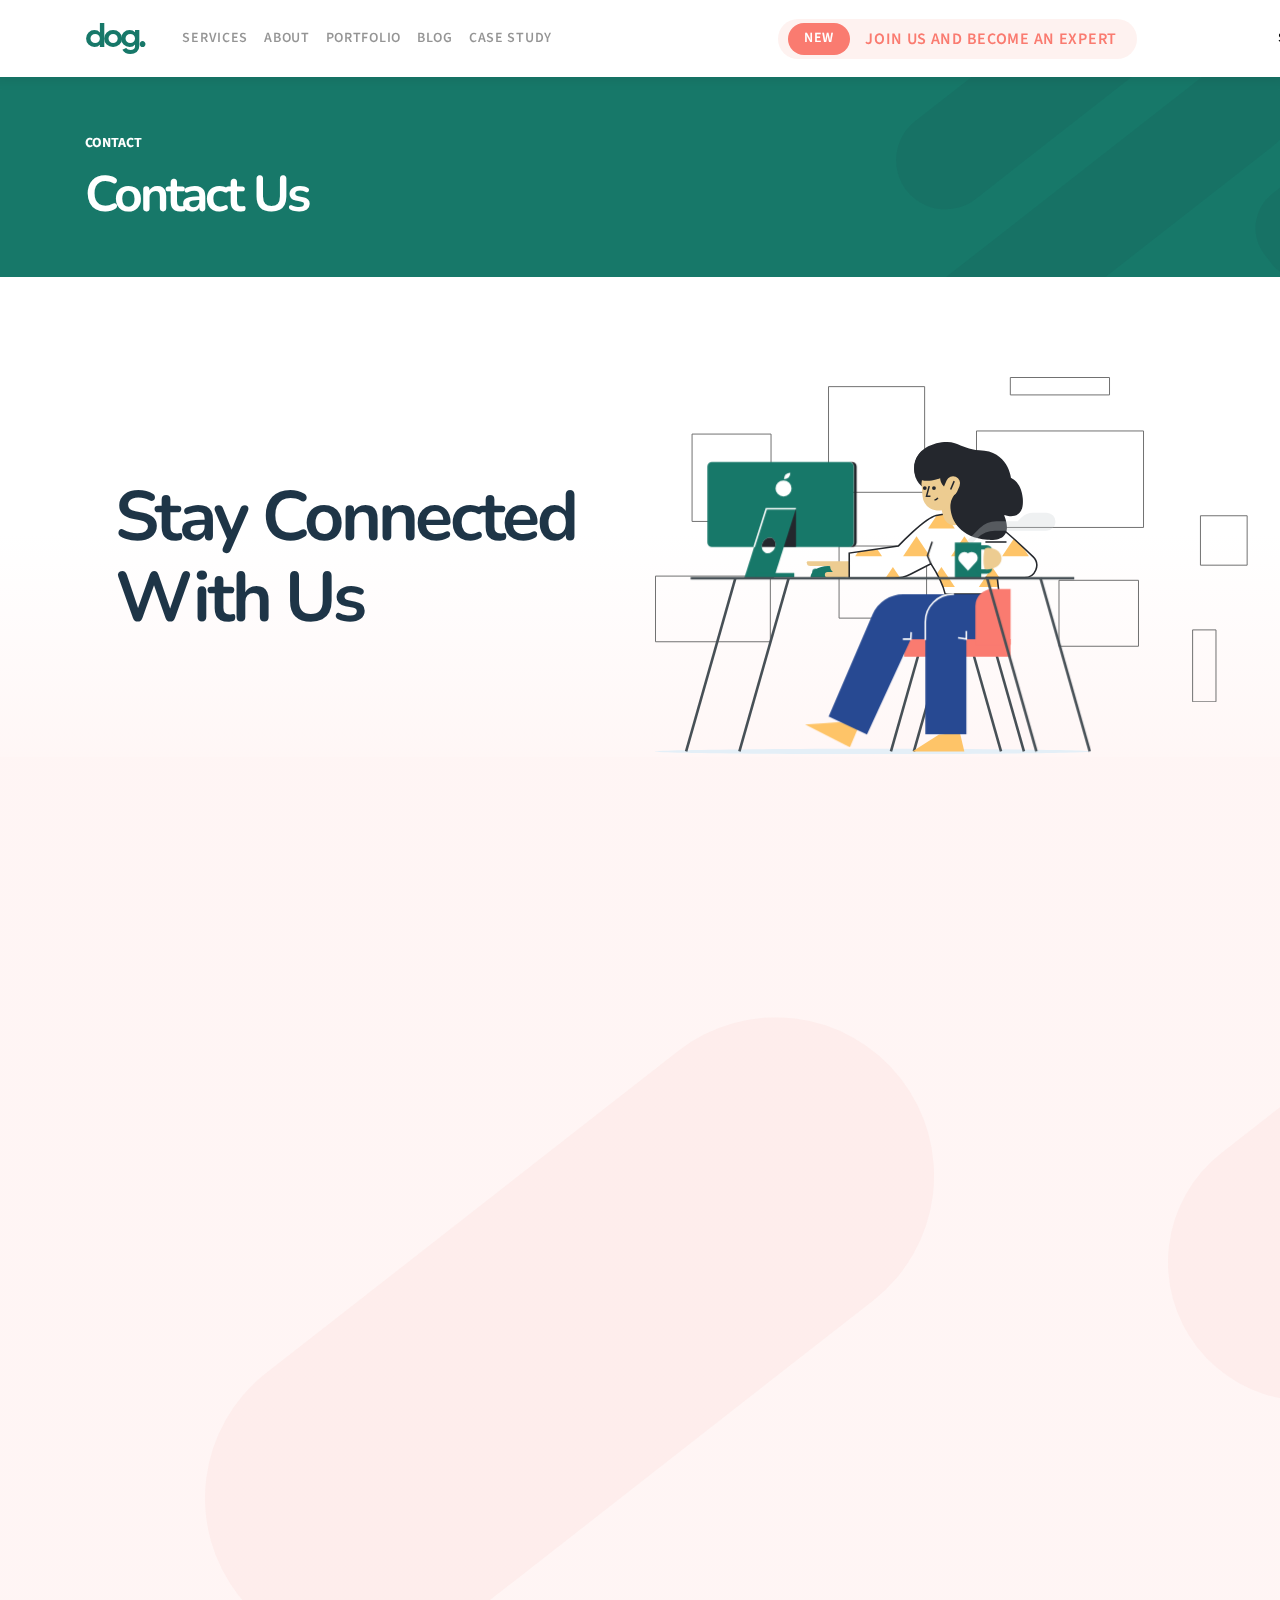
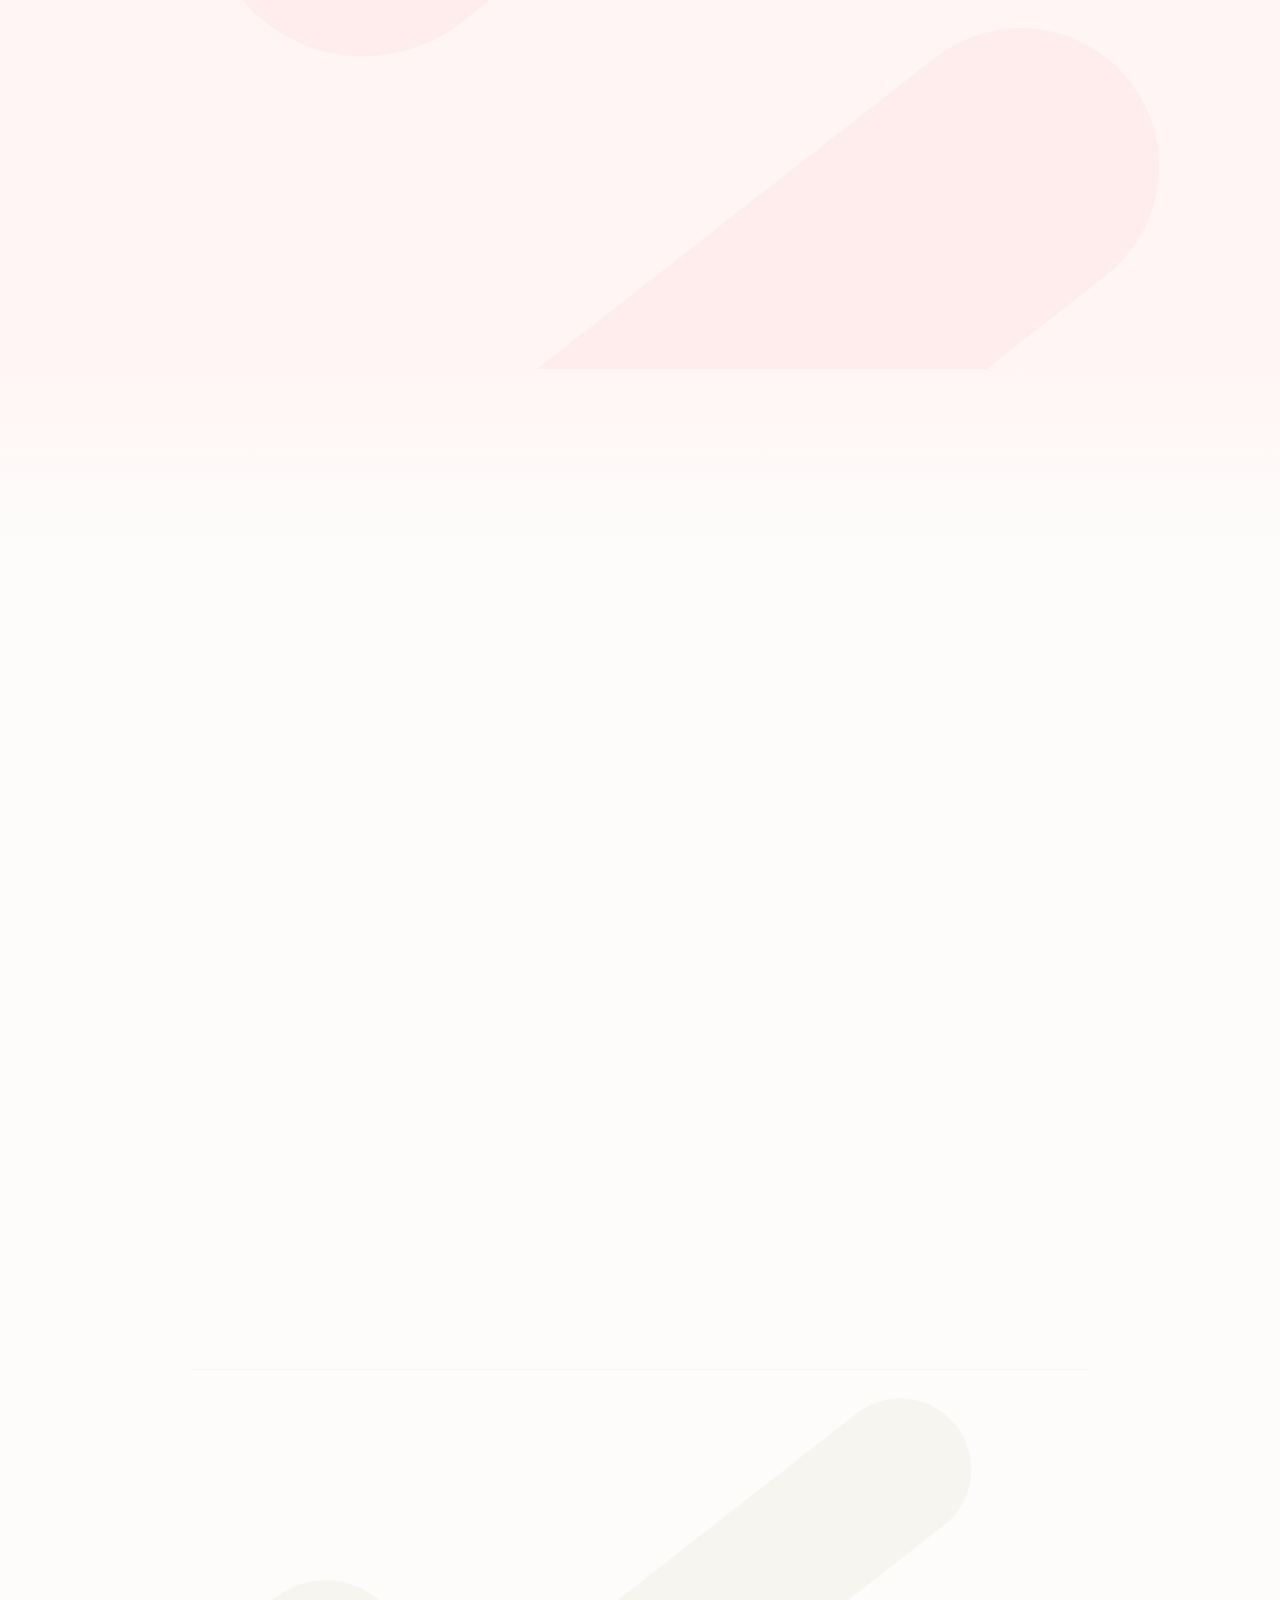
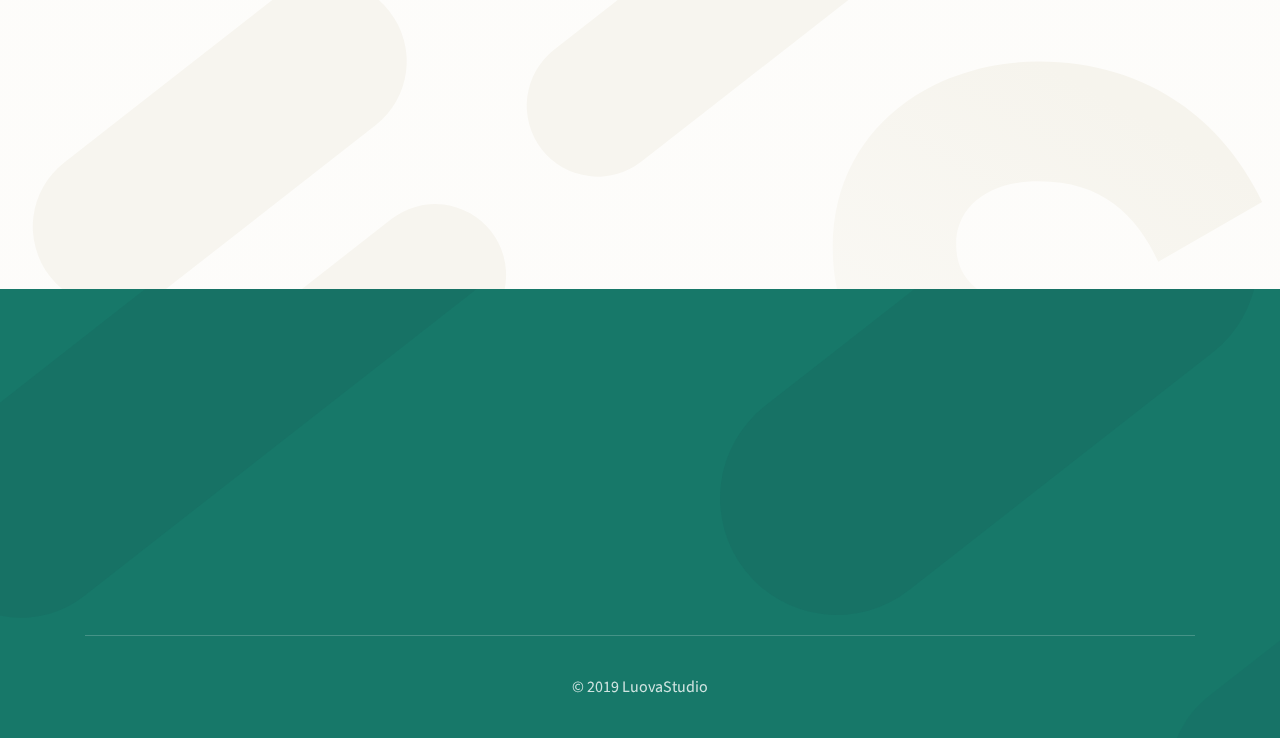
<file: contact-us.html>
<!DOCTYPE html>
<html lang="en">
<head>
    <meta charset="UTF-8">
    <meta name="viewport" content="width=device-width, initial-scale=1.0">
    <meta http-equiv="X-UA-Compatible" content="ie=edge">
    <title>Contact Us</title>
    <!-- Font -->
    <link
        href="https://fonts.googleapis.com/css?family=Nunito:200,200i,300,300i,400,400i,600,600i,700,700i,800,800i,900,900i&display=swap"
        rel="stylesheet">
    <link href="https://fonts.googleapis.com/css?family=Karla:400,400i,700,700i&display=swap" rel="stylesheet">
    <link
        href="https://fonts.googleapis.com/css?family=Source+Sans+Pro:200,200i,300,300i,400,400i,600,600i,700,700i,900,900i&display=swap"
        rel="stylesheet">
    <link rel="stylesheet" href="assets/css/fonts.css">
    <!-- Bootstrap CSS -->
    <link rel="stylesheet" href="assets/plugins/css/bootstrap.min.css">
    <!-- Fontawesome -->
    <link rel="stylesheet" href="assets/plugins/css/fontawesome.min.css">
    <link rel="stylesheet" href="assets/css/all.min.css">
    <!-- Hover CSS -->
    <link rel="stylesheet" href="assets/plugins/css/hover.css">
    <!-- AOS -->
    <link rel="stylesheet" href="assets/plugins/css/aos.css">
    <!-- Anime CSS -->
    <link rel="stylesheet" href="assets/plugins/css/animate.css">
    <!-- Owl CSS -->
    <link rel="stylesheet" href="assets/plugins/css/owl.carousel.min.css">
    <link rel="stylesheet" href="assets/plugins/css/owl.theme.default.min.css">
    <!-- Custom CSS -->
    <link rel="stylesheet" href="assets/css/style.css">
    <link rel="stylesheet" href="assets/css/services-css.css">
    <link rel="stylesheet" href="assets/css/portfolio-style.css">
    <link rel="stylesheet" href="assets/css/contact-us-style.css">
    <!-- Rsponsive -->
    <link rel="stylesheet" href="assets/css/responsive.css">
</head>
<body>
    <!-- HEADER -->
    <header class="header-nav-wrapper fix_top fixed-top scroll">
        <nav class="navbar navbar-expand-lg navbar-light custom-nav" data-aos="fade-down" data-aos-duration="1000">
            <div class="container">
                <a class="navbar-brand" href="index.html">
                    <div class="main-logo">
                        <p>dog.</p>
                    </div>
                </a>
                <button class="navbar-toggler" type="button" data-toggle="collapse"
                    data-target="#navbarSupportedContent" aria-controls="navbarSupportedContent" aria-expanded="false"
                    aria-label="Toggle navigation">
                    <span class="navbar-toggler-icon"></span>
                </button>
                <div class="collapse navbar-collapse" id="navbarSupportedContent">
                    <ul class="navbar-nav mr-auto custom-nav-ul">
                        <li class="nav-item custom-item">
                            <a class="nav-link" href="services.html">SERVICES</a>
                        </li>
                        <li class="nav-item custom-item">
                            <a class="nav-link" href="about.html">ABOUT</a>
                        </li>
                        <li class="nav-item custom-item">
                            <a class="nav-link" href="portfolio.html">PORTFOLIO</a>
                        </li>
                        <li class="nav-item custom-item">
                            <a class="nav-link" href="blog.html">BLOG</a>
                        </li>
                        <li class="nav-item custom-item">
                            <a class="nav-link" href="case.html">CASE STUDY</a>
                        </li>
                    </ul>
                    <ul class="navbar-nav ml-auto custom-nav-ul">
                        <li class="nav-item">
                            <div class="new d-flex">
                                <button class="nw-btn btn">NEW</button>
                                <div class="nw-text">
                                    JOIN US AND BECOME AN EXPERT
                                </div>
                            </div>
                        </li>
                    </ul>
                </div>
                <a class="custom-btn3 hvr-left-white res-hi txt-none service-hvr" href="contact-us.html">SAY HI!</a>
            </div>
        </nav>
    </header> <!--NAV Ends-->
    <section class="header-wrapper  contact-header-wrapper services-header-wrapper">
        <div class="header-wrap" style="background-image: url(assets/images/services-head.svg);">
            <div class="container">
                <div class="section-header" data-aos="fade-up" data-aos-delay="300" data-aos-duration="1000">
                    <h5>CONTACT</h5>
                    <h2>Contact Us</h2>
                </div>
            </div>
        </div>
    </section>
    <!-- HEADER Ends -->
    <!-- CONTACT HEADER -->
    <section class="header-content-wrapper contact-header-content-wrapper">
        <div class="header-wrap">
            <div class="container">
                <div class="row">
                    <div class="col-md-6">
                        <div class="header-content" data-aos="fade-in" data-aos-delay="1000" data-aos-duration="1000">
                            <div class="section-header-heading">
                                <h1>Stay Connected<br>With Us</h1>
                            </div>
                        </div>
                    </div>
                    <div class="col-md-6">
                        <div class="header-img">
                            <div class="header-img-content">
                                <div class="img-a">
                                    <!-- SVG SQUARE SHAPE IMAGE-->
                                    <svg class="sq-svg-img" id="Group_29" data-name="Group 29"
                                        xmlns="http://www.w3.org/2000/svg" width="623.964" height="377.644"
                                        viewBox="0 0 623.964 377.644">
                                        <g class="sq" id="Group_11" data-name="Group 11"
                                            transform="translate(322.517 54.511)">
                                            <path id="sq-path" d="M188.124,0H0V118.066H188.124Z"
                                                transform="translate(0.637 0.52)" fill="#f2f6f9" />
                                            <path id="Shape"
                                                d="M166.785,96.058H0V0H166.785V96.058ZM3.244,3.241h0V92.817h160.3V3.241Z"
                                                transform="translate(11.309 11.526)" fill="#e2e6e8" />
                                        </g>
                                        <path id="sq-path-2" data-name="Path" d="M86.083,0H0V89.657H86.083Z"
                                            transform="translate(195.743 287.986)" fill="#f2f6f9" />
                                        <path id="Shape-2" data-name="Shape"
                                            d="M51.027,54.359H0V0H51.027V54.358ZM6.487,6.481v41.4H44.539V6.481Z"
                                            transform="translate(213.271 305.64)" fill="#e2e6e8" />
                                        <path id="sq-path-3" data-name="Path" d="M114.951,0H0V53.641H114.951Z"
                                            transform="translate(374.063 317.857)" fill="#f2f6f9" />
                                        <g id="Group_25" data-name="Group 25" transform="translate(29.603 47.502)">
                                            <path id="sq-path-4" data-name="Path" d="M116.614,0H0V129.376H116.614Z"
                                                transform="translate(0.713 0.427)" fill="#f2f6f9" />
                                            <path id="Shape-3" data-name="Shape"
                                                d="M78.5,86.94H0V0H78.5V86.939ZM10.137,10.127h0V76.812H68.364V10.127H10.137Z"
                                                transform="translate(19.77 21.646)" fill="#e2e6e8" />
                                        </g>
                                        <g id="Group_23" data-name="Group 23" transform="translate(171.386 6.23)">
                                            <path id="sq-path-5" data-name="Path" d="M124.82,0H0V135.015H124.82Z"
                                                transform="translate(0.03 0.567)" fill="#f2f6f9" />
                                            <path id="Shape-4" data-name="Shape"
                                                d="M96,105.193H0V0H96V105.192ZM3.244,3.241v98.71H92.757V3.241Z"
                                                transform="translate(14.44 15.479)" fill="#e2e6e8" />
                                        </g>
                                        <path id="sq-path-6" data-name="Path" d="M124.755,0H0V105.229H124.755Z"
                                            transform="translate(177.656 164.436)" fill="#f2f6f9" />
                                        <g id="Group_3" data-name="Group 3" transform="translate(537.528 130.826)">
                                            <path id="sq-path-7" data-name="Path" d="M85.767,0H0V87.77H85.767Z"
                                                transform="translate(0.669 0.672)" fill="#f2f6f9" />
                                            <path id="Shape-5" data-name="Shape"
                                                d="M46.628,49.118H0V0H46.628V49.117ZM6.893,6.887V42.23H39.735V6.887Z"
                                                transform="translate(20.236 19.999)" fill="#e2e6e8" />
                                        </g>
                                        <path id="sq-path-8" data-name="Path" d="M44.414,0H0V67.8H44.414Z"
                                            transform="translate(540.569 42.445)" fill="#f2f6f9" />
                                        <g id="Group_22" data-name="Group 22" transform="translate(352.899)">
                                            <path id="sq-path-9" data-name="Path" d="M128.271,0H0V42.38H128.271Z"
                                                transform="translate(0.182 0)" fill="#f2f6f9" />
                                            <path id="Shape-6" data-name="Shape"
                                                d="M99.167,17.228H0V0H99.167V17.227ZM1.217,1.215v14.8H97.951V1.215Z"
                                                transform="translate(14.734 12.574)" fill="#e2e6e8" />
                                        </g>
                                        <g id="Group_4" data-name="Group 4" transform="translate(537.528 251.529)">
                                            <path id="sq-path-10" data-name="Path" d="M46.782,0H0V98.217H46.782Z"
                                                transform="translate(0.669 0.312)" fill="#f2f6f9" />
                                            <path id="Shape-7" data-name="Shape"
                                                d="M23.314,71.96H0V0H23.314ZM1.217,1.215V70.744H22.1V1.215Z"
                                                transform="translate(12.407 13.441)" fill="#e2e6e8" />
                                        </g>
                                        <g id="Group_28" data-name="Group 28" transform="translate(394.187 196.239)">
                                            <path id="sq-path-11" data-name="Path" d="M122.262,0H0V102.446H122.262Z"
                                                transform="translate(0.668 0.761)" fill="#f2f6f9" />
                                            <path id="Shape-8" data-name="Shape"
                                                d="M79.344,65.686H0V0H79.344V65.685ZM4.46,4.456V61.229H74.884V4.456Z"
                                                transform="translate(22.125 19.144)" fill="#e2e6e8" />
                                        </g>
                                        <g id="Group_26" data-name="Group 26" transform="translate(0 199.354)">
                                            <path id="sq-path-12" data-name="Path" d="M140.674,0H0V88.154H140.674Z"
                                                transform="translate(0 0.587)" fill="#f2f6f9" />
                                            <path id="Shape-9" data-name="Shape"
                                                d="M115.069,65.694H0V0H115.069V65.693ZM4.46,4.456V61.237H110.609V4.456Z"
                                                transform="translate(12.804 11.82)" fill="#e2e6e8" />
                                        </g>
                                        <path id="Shape-10" data-name="Shape"
                                            d="M87.323,71.907H0V0H87.323V71.906ZM4.46,4.456V67.451h78.4V4.456Z"
                                            transform="translate(196.371 181.097)" fill="#e2e6e8" />
                                        <path id="sq-path-13" data-name="Path" d="M81.842,0H0V48.274H81.842Z"
                                            transform="translate(94.816 308.678)" fill="#f2f6f9" />
                                    </svg>
                                    <!-- SVG SQUARE SHAPE -->
                                    <!--  -->
                                    <!-- SVG SQUARE SHAPE -->
                                    <svg class="sq-svg-path" xmlns="http://www.w3.org/2000/svg" width="592.654"
                                        height="325.314" viewBox="0 0 592.654 325.314">
                                        <g id="Group_30" data-name="Group 30" transform="translate(-12.304 -12.074)">
                                            <g id="_7" data-name="7">
                                                <g id="Group_299" data-name="Group 29">
                                                    <g id="Group_111" data-name="Group 11"
                                                        transform="translate(322.517 54.511)">
                                                        <path class="sq-path" id="sq-path9"
                                                            d="M11.309,11.526H178.327v96.483H11.309Z" fill="none"
                                                            stroke="#707070" stroke-width="1" />
                                                    </g>
                                                    <g id="Group_255" data-name="Group 25"
                                                        transform="translate(29.603 47.502)">
                                                        <path class="sq-path" id="sq-path8"
                                                            d="M19.77,21.646H98.743V109H19.77Z" fill="none"
                                                            stroke="#707070" stroke-width="1" />
                                                    </g>
                                                    <g id="Group_233" data-name="Group 23"
                                                        transform="translate(171.386 6.23)">
                                                        <path class="sq-path" id="sq-path7"
                                                            d="M14.44,15.479h96.124V121.146H14.44Z" fill="none"
                                                            stroke="#707070" stroke-width="1" />
                                                    </g>
                                                    <g id="Group_333" data-name="Group 3"
                                                        transform="translate(537.528 130.826)">
                                                        <path class="sq-path" id="sq-path6"
                                                            d="M20.237,20H66.93V69.424H20.237Z" fill="none"
                                                            stroke="#707070" stroke-width="1" />
                                                    </g>
                                                    <g id="Group_222" data-name="Group 22"
                                                        transform="translate(352.899)">
                                                        <path class="sq-path" id="sq-path5"
                                                            d="M14.734,12.574h99.208V29.989H14.734Z" fill="none"
                                                            stroke="#707070" stroke-width="1" />
                                                    </g>
                                                    <g id="Group_44" data-name="Group 4"
                                                        transform="translate(537.528 251.529)">
                                                        <path class="sq-path" id="sq-path4"
                                                            d="M12.407,13.441H35.771V85.359H12.407Z" fill="none"
                                                            stroke="#707070" stroke-width="1" />
                                                    </g>
                                                    <g id="Group_288" data-name="Group 28"
                                                        transform="translate(394.187 196.239)">
                                                        <path class="sq-path" id="sq-path3"
                                                            d="M22.125,19.144h79.489V85.093H22.125Z" fill="none"
                                                            stroke="#707070" stroke-width="1" />
                                                    </g>
                                                    <g id="Group_266" data-name="Group 26"
                                                        transform="translate(0 199.354)">
                                                        <path class="sq-path" id="sq-path2"
                                                            d="M12.8,11.82H127.645v65.66H12.8Z" fill="none"
                                                            stroke="#707070" stroke-width="1" />
                                                    </g>
                                                    <path class="sq-path" id="sq-path1"
                                                        d="M196.372,181.1H283.9v72.113H196.372Z" fill="none"
                                                        stroke="#707070" stroke-width="1" />
                                                </g>
                                            </g>
                                        </g>
                                    </svg>
                                    <!-- SVG SQUARE SHAPE -->
                                </div>
                                <div class="img-b wow animated fadeIn" data-wow-delay="1.8s">
                                    <!-- SVG FOR WORK IMAGE -->
                                    <svg class="work-svg floating" xmlns="http://www.w3.org/2000/svg"
                                        xmlns:xlink="http://www.w3.org/1999/xlink" width="436.013" height="312.093"
                                        viewBox="0 0 436.013 312.093">
                                        <defs>
                                            <clipPath id="clip-path">
                                                <path id="Path"
                                                    d="M157.272,28.109h-21.1V63.642H175.3a12.151,12.151,0,0,0,8.478-20.876c-14.684-14.214-33.247-31.21-42.292-35.574C125.234-.652,98.584-1.271,86.877,1.5S48.986,32.245,48.986,32.245L0,39.185V64.305H44.984a35.3,35.3,0,0,0,16.209-3.941L81.64,49.807s11.4,17.622,14.324,30.418h54.152s-3.435-25.387-4.4-39.867"
                                                    transform="translate(0.038 0.022)" fill="none" />
                                            </clipPath>
                                        </defs>
                                        <g id="_77" data-name="7" transform="translate(-4.858 -100.794)">
                                            <path id="Path-2" data-name="Path"
                                                d="M217.883,5.212c120.335,0,217.883-1.166,217.883-2.606S338.217,0,217.883,0,0,1.166,0,2.606,97.549,5.212,217.883,5.212Z"
                                                transform="translate(4.858 407.676)" fill="#e4eff7" />
                                            <path id="Path-3" data-name="Path" d="M27.108,0,0,95.368"
                                                transform="translate(240.811 314.797)" fill="none" stroke="#475056"
                                                stroke-miterlimit="10" stroke-width="2.6" />
                                            <path id="Path-4" data-name="Path" d="M27.108,0,0,95.368"
                                                transform="translate(263.714 314.797)" fill="none" stroke="#475056"
                                                stroke-miterlimit="10" stroke-width="2.6" />
                                            <path id="Path-5" data-name="Path" d="M0,0,27.108,95.368"
                                                transform="translate(323.788 314.797)" fill="none" stroke="#475056"
                                                stroke-miterlimit="10" stroke-width="2.6" />
                                            <path id="Path-6" data-name="Path" d="M0,0,27.108,95.368"
                                                transform="translate(346.691 314.797)" fill="none" stroke="#475056"
                                                stroke-miterlimit="10" stroke-width="2.6" />
                                            <path id="Path-7" data-name="Path"
                                                d="M15.934,40.643c8.8,0,15.934-9.1,15.934-20.321S24.735,0,15.934,0,0,9.1,0,20.321,7.134,40.643,15.934,40.643Z"
                                                transform="translate(263.996 107.353)" fill="#24272d" />
                                            <path id="Path-8" data-name="Path"
                                                d="M0,11.5C0,5.129,7.847,0,17.526,0S35.049,5.148,35.049,11.5"
                                                transform="translate(160.339 224.869)" fill="#177869" />
                                            <path id="finger" data-name="Path"
                                                d="M1.085,0h47.2V4.919H3.822A3.826,3.826,0,0,1,0,1.084,1.1,1.1,0,0,1,1.085,0Z"
                                                transform="translate(156.629 219.95)" fill="#edcc91" />
                                            <path id="Path-10" data-name="Path"
                                                d="M26.669,0H2.752A2.75,2.75,0,0,0,0,2.748v0A2.75,2.75,0,0,0,2.752,5.5H26.669a2.75,2.75,0,0,0,2.752-2.748v0A2.75,2.75,0,0,0,26.669,0Z"
                                                transform="translate(174.719 230.872)" fill="#edcc91" />
                                            <path id="Path-11" data-name="Path"
                                                d="M0,0H34.888V10.922H6.47A6.465,6.465,0,0,1,0,4.462Z"
                                                transform="translate(179.994 220.91)" fill="#edcc91" />
                                            <path id="Path-12" data-name="Path"
                                                d="M157.272,28.109h-21.1V63.642H175.3a12.151,12.151,0,0,0,8.478-20.876c-14.684-14.214-33.247-31.21-42.292-35.574C125.234-.652,98.584-1.271,86.877,1.5S48.986,32.245,48.986,32.245L0,39.185V64.305H44.984a35.3,35.3,0,0,0,16.209-3.941L81.64,49.807s11.4,17.622,14.324,30.418h54.152s-3.435-25.387-4.4-39.867"
                                                transform="translate(199.094 172.689)" fill="#fff" />
                                            <g id="Clipped" transform="translate(199.056 172.667)">
                                                <path id="Path-13" data-name="Path"
                                                    d="M157.272,28.109h-21.1V63.642H175.3a12.151,12.151,0,0,0,8.478-20.876c-14.684-14.214-33.247-31.21-42.292-35.574C125.234-.652,98.584-1.271,86.877,1.5S48.986,32.245,48.986,32.245L0,39.185V64.305H44.984a35.3,35.3,0,0,0,16.209-3.941L81.64,49.807s11.4,17.622,14.324,30.418h54.152s-3.435-25.387-4.4-39.867"
                                                    transform="translate(0.038 0.022)" fill="none" />
                                                <g id="Clipped-2" data-name="Clipped" clip-path="url(#clip-path)">
                                                    <g id="Group" transform="translate(5.632 -5.624)">
                                                        <path id="Path-14" data-name="Path"
                                                            d="M26.879,20.1,13.441,0,0,20.1Z"
                                                            transform="translate(0.345 27.921)" fill="#fec468" />
                                                        <path id="Path-15" data-name="Path"
                                                            d="M26.875,20.1,13.438,0,0,20.1Z"
                                                            transform="translate(147.262 27.921)" fill="#fec468" />
                                                        <path id="Path-16" data-name="Path"
                                                            d="M26.875,20.1,13.438,0,0,20.1Z"
                                                            transform="translate(48.273 27.921)" fill="#fec468" />
                                                        <path id="Path-17" data-name="Path"
                                                            d="M26.879,20.1,13.438,0,0,20.1Z"
                                                            transform="translate(96.196 27.921)" fill="#fec468" />
                                                        <path id="Path-18" data-name="Path"
                                                            d="M26.879,20.093,13.438,0,0,20.093Z"
                                                            transform="translate(73.166 0.176)" fill="#fec468" />
                                                        <path id="Path-19" data-name="Path"
                                                            d="M26.879,20.093,13.438,0,0,20.093Z"
                                                            transform="translate(24.641 58.715)" fill="#fec468" />
                                                        <path id="Path-20" data-name="Path"
                                                            d="M26.879,20.093,13.438,0,0,20.093Z"
                                                            transform="translate(73.166 58.715)" fill="#fec468" />
                                                        <path id="Path-21" data-name="Path"
                                                            d="M26.879,20.093,13.441,0,0,20.093Z"
                                                            transform="translate(124.003 58.715)" fill="#fec468" />
                                                    </g>
                                                </g>
                                            </g>
                                            <path id="Path-22" data-name="Path"
                                                d="M136.168,63.642H175.3a12.151,12.151,0,0,0,8.478-20.876c-14.684-14.214-33.247-31.21-42.292-35.574C125.234-.652,98.584-1.271,86.877,1.5S48.986,32.245,48.986,32.245L0,39.185V64.305H44.984a35.3,35.3,0,0,0,16.209-3.941L81.64,49.807s11.4,17.622,14.324,30.418h54.152s-.533-2.036-2.08-16.535"
                                                transform="translate(199.094 172.689)" fill="none" stroke="#25282d"
                                                stroke-miterlimit="10" stroke-width="1.56" />
                                            <path id="Path-23" data-name="Path" d="M21.1.187H0"
                                                transform="translate(335.262 200.611)" fill="none" stroke="#25282d"
                                                stroke-miterlimit="10" stroke-width="1.56" />
                                            <path id="Path-24" data-name="Path" d="M106.4,0H0V17.652H106.4Z"
                                                transform="translate(254.046 297.899)" fill="#fa7b70" />
                                            <path id="Path-25" data-name="Path"
                                                d="M0,18.732H46.166l5.82-.064L47.533,0,26.646,1.683Z"
                                                transform="translate(262.25 391.55)" fill="#fec468" />
                                            <path id="foot" data-name="Path"
                                                d="M0,2.583,39.727,26.077l5.039,2.9L54.528,2.31,33.5,0Z"
                                                transform="translate(156.776 381.303)" fill="#fec468" />
                                            <path id="Path-27" data-name="Path"
                                                d="M21.032,57.508A10.886,10.886,0,0,1,10.561,49.6L.445,13.952A10.887,10.887,0,1,1,21.4,8.024L31.511,43.669A10.875,10.875,0,0,1,24,57.1a11.044,11.044,0,0,1-2.97.412Z"
                                                transform="translate(282.943 126.475)" fill="#edcc91" />
                                            <path id="Path-28" data-name="Path"
                                                d="M22.647,41.417l-1.9.525A15.611,15.611,0,0,1,1.021,28.223L.056,16.912A15.6,15.6,0,0,1,11.616.519h0a15.625,15.625,0,0,1,19.1,11.087l2.857,10.787A15.6,15.6,0,0,1,22.647,41.417Z"
                                                transform="translate(271.377 126.739)" fill="#edcc91" />
                                            <path id="Path-29" data-name="Path" d="M2.692,0,0,9.962l3.939.075"
                                                transform="translate(276.386 144.952)" fill="none" stroke="#25282d"
                                                stroke-miterlimit="10" stroke-width="1.56" />
                                            <path id="blink-1" data-name="Path"
                                                d="M1.911,3.817A1.908,1.908,0,1,0,0,1.908,1.91,1.91,0,0,0,1.911,3.817Z"
                                                transform="translate(281.916 145.008)" fill="#24272d" />
                                            <path id="blink-2" data-name="Path"
                                                d="M1.911,3.817A1.908,1.908,0,1,0,0,1.908,1.909,1.909,0,0,0,1.911,3.817Z"
                                                transform="translate(272.732 145.008)" fill="#24272d" />
                                            <path id="Path-32" data-name="Path" d="M0,2.163A4.133,4.133,0,0,0,3.312,0"
                                                transform="translate(284.372 156.601)" fill="none" stroke="#25282d"
                                                stroke-miterlimit="10" stroke-width="1.56" />
                                            <path id="Path-33" data-name="Path"
                                                d="M108.659,56.313c2.106,24.7-18.81,16.67-18.81,16.67S103.215,100.094,73.3,97.829,35.227,74.343,36.387,62.211c.462-4.837,2.981-8.582,5.827-12.2-16.393-2.52-16.145-13.745-16.145-13.745S-.213,46.463,0,26.352,20.944-.209,33.2.005a25.682,25.682,0,0,1,7.588,1.312c7.885,2.565,14,6.749,24.465,6.906,28.911.457,31.7,27.726,31.7,27.726S107.236,39.6,108.659,56.313Z"
                                                transform="translate(263.983 100.794)" fill="#24272d" />
                                            <path id="Path-34" data-name="Path"
                                                d="M16,9.757A7.033,7.033,0,0,0,3.039,4.3L.555,10.183A7.033,7.033,0,0,0,13.518,15.64Z"
                                                transform="translate(293.428 134.965)" fill="#edcc91" />
                                            <path id="Path-35" data-name="Path" d="M3.529,0,0,8.346"
                                                transform="translate(300.535 139.95)" fill="none" stroke="#25282d"
                                                stroke-miterlimit="10" stroke-width="1.56" />
                                            <path id="smoke" data-name="Path"
                                                d="M0,33.425,17.849,15.6a23.962,23.962,0,0,1,16.929-7H55.831l3.841-3.839A16.3,16.3,0,0,1,71.176,0H84.767a8.977,8.977,0,0,1,8.977,8.965h0a8.973,8.973,0,0,1-8.981,8.961H33.123A24.226,24.226,0,0,0,16,25.008L6.064,34.933"
                                                transform="translate(311.608 171.501)" fill="#cbcfd3" opacity="0.68" />
                                            <path id="Path-37" data-name="Path" d="M0,.187H15.942"
                                                transform="translate(339.497 202.534)" fill="none" stroke="#fff"
                                                stroke-linecap="square" stroke-miterlimit="10" stroke-width="1.56" />
                                            <path id="Path-38" data-name="Path"
                                                d="M162.082,0H74.664A33.523,33.523,0,0,0,43.857,20.28L0,122.457l38.327,18L82.169,44.992h77.488Z"
                                                transform="translate(178.492 252.907)" fill="#274992" />
                                            <path id="Path-39" data-name="Path"
                                                d="M65.39,0V44.992H41.041v95.177H0V27.786A27.805,27.805,0,0,1,27.822,0Z"
                                                transform="translate(275.188 252.903)" fill="#274992" />
                                            <path id="Path-40" data-name="Path"
                                                d="M0,45V27.786A27.805,27.805,0,0,1,27.822,0"
                                                transform="translate(275.188 252.903)" fill="none" stroke="#fff"
                                                stroke-linecap="square" stroke-miterlimit="10" stroke-width="1.56" />
                                            <path id="Path-41" data-name="Path"
                                                d="M16.839,0h18.4V55.682H0V16.816A16.827,16.827,0,0,1,16.839,0Z"
                                                transform="translate(325.211 247.868)" fill="#fa7b70" />
                                            <path id="Path-42" data-name="Path" d="M26.387,0H0V35.724H26.387Z"
                                                transform="translate(304.677 201.259)" fill="#177869" />
                                            <path id="Path-43" data-name="Path"
                                                d="M11.482,0H5.354A5.35,5.35,0,0,0,0,5.347v17.8A5.35,5.35,0,0,0,5.354,28.5h6.127a5.349,5.349,0,0,0,5.354-5.347V5.347A5.349,5.349,0,0,0,11.482,0Z"
                                                transform="translate(325.357 203.895)" fill="#177869" />
                                            <path id="Path-44" data-name="Path"
                                                d="M0,0H2.846A4.2,4.2,0,0,1,5.815,1.225a4.154,4.154,0,0,1,.909,1.359,4.132,4.132,0,0,1,.323,1.6V15.642a4.2,4.2,0,0,1-4.2,4.192H0V0Z"
                                                transform="translate(331.064 208.222)" fill="#fff" />
                                            <path id="Path-45" data-name="Path" d="M0,.052,3.672,3.963,7.4,0"
                                                transform="translate(314.172 216.725)" fill="none" stroke="#fff"
                                                stroke-linecap="round" stroke-miterlimit="10" stroke-width="11.96" />
                                            <path id="Path-46" data-name="Path" d="M49.2,0,0,173.07"
                                                transform="translate(35.968 237.096)" fill="none" stroke="#475056"
                                                stroke-miterlimit="10" stroke-width="2.6" />
                                            <path id="Path-47" data-name="Path" d="M49.2,0,0,173.07"
                                                transform="translate(89.257 237.096)" fill="none" stroke="#475056"
                                                stroke-miterlimit="10" stroke-width="2.6" />
                                            <path id="Path-48" data-name="Path" d="M0,0,49.245,173.246"
                                                transform="translate(390.375 236.919)" fill="none" stroke="#475056"
                                                stroke-miterlimit="10" stroke-width="2.6" />
                                            <path id="Path-49" data-name="Path" d="M0,0,49.249,173.246"
                                                transform="translate(337.033 236.919)" fill="none" stroke="#475056"
                                                stroke-miterlimit="10" stroke-width="2.6" />
                                            <path id="Path-50" data-name="Path"
                                                d="M1.7.857C-.248,2.589-.867,20.192,1.7,21.478S18.09,20.56,18.09,10.853,4.5-1.621,1.7.857Z"
                                                transform="translate(333.347 206.439)" fill="#edcc91" />
                                            <path id="Path-51" data-name="Path" d="M4.738,0,0,14.12l3.409,7.9"
                                                transform="translate(277.325 200.472)" fill="none" stroke="#25282d"
                                                stroke-miterlimit="10" stroke-width="1.56" />
                                            <path id="Path-52" data-name="Path"
                                                d="M7.509,4.5V80.641A4.5,4.5,0,0,1,3,85.14H0a4.508,4.508,0,0,0,3.186-1.318,4.5,4.5,0,0,0,1.32-3.181V4.5a4.5,4.5,0,0,0-1.32-3.181A4.508,4.508,0,0,0,0,0H3A4.5,4.5,0,0,1,7.509,4.5Z"
                                                transform="translate(199 120.697)" fill="#24272d" />
                                            <path id="Path-53" data-name="Path"
                                                d="M141.751,0H4.506A4.5,4.5,0,0,0,0,4.5V80.641a4.5,4.5,0,0,0,4.506,4.5H141.751a4.5,4.5,0,0,0,4.506-4.5V4.5A4.5,4.5,0,0,0,141.751,0Z"
                                                transform="translate(57.249 120.697)" fill="#177869" />
                                            <path id="Path-54" data-name="Path"
                                                d="M8.027,16.032A8.016,8.016,0,1,0,0,8.016,8.022,8.022,0,0,0,8.027,16.032Z"
                                                transform="translate(125.354 139.129)" fill="#fff" />
                                            <path id="Path-55" data-name="Path"
                                                d="M6.466,0A7.281,7.281,0,0,1,4.735,4.728,7.3,7.3,0,0,1,0,6.457,7.257,7.257,0,0,1,1.731,1.729,7.31,7.31,0,0,1,6.466,0Z"
                                                transform="translate(133.753 131.503)" fill="#fff" />
                                            <path id="Path-56" data-name="Path" d="M29.654,69.412H0L22.073,0H51.727Z"
                                                transform="translate(94.071 167.575)" fill="#177869" />
                                            <path id="Path-57" data-name="Path" d="M0,38.262,12.169,0H41.822"
                                                transform="translate(103.975 167.575)" fill="none" stroke="#fff"
                                                stroke-miterlimit="10" stroke-width="1.56" />
                                            <path id="Path-58" data-name="Path" d="M0,38.262H12.165V0Z"
                                                transform="translate(133.633 167.575)" fill="#24272d" />
                                            <path id="Path-59" data-name="Path" d="M38.2,0H0V4.537H38.2Z"
                                                transform="translate(105.905 231.832)" fill="#177869" />
                                            <path id="Path-60" data-name="Path" d="M0,.187H383.659"
                                                transform="translate(40.44 236.799)" fill="none" stroke="#475056"
                                                stroke-miterlimit="10" stroke-width="2.6" />
                                            <path id="Path-61" data-name="Path"
                                                d="M13.324,9.4a9.6,9.6,0,0,1-.338.964c-1.693,4.094-5.808,6.276-9.195,4.874A6.525,6.525,0,0,1,.014,9.393,9.273,9.273,0,0,1,.723,5.3C2.417,1.2,6.535-.977,9.922.425,13.023,1.715,14.45,5.6,13.324,9.4Z"
                                                transform="translate(111.681 196.437)" fill="#fff" />
                                            <path id="Path-62" data-name="Path"
                                                d="M13.342,9.393H.014A9.273,9.273,0,0,1,.723,5.3C2.417,1.2,6.535-.977,9.922.425,13.042,1.707,14.469,5.588,13.342,9.393Z"
                                                transform="translate(111.662 196.444)" fill="#24272d" />
                                            <path id="Path-63" data-name="Path"
                                                d="M2.932,5.856A2.928,2.928,0,1,0,0,2.928,2.93,2.93,0,0,0,2.932,5.856Z"
                                                transform="translate(162.175 227.381)" fill="#177869" />
                                            <path id="Path-64" data-name="Path" d="M0,7.049H8L8.35,0"
                                                transform="translate(252.661 290.85)" fill="none" stroke="#fff"
                                                stroke-miterlimit="10" stroke-width="1.56" />
                                            <path id="Path-65" data-name="Path" d="M0,6.88,8.346,8.189V0"
                                                transform="translate(307.883 289.706)" fill="none" stroke="#fff"
                                                stroke-miterlimit="10" stroke-width="1.56" />
                                        </g>
                                    </svg>
                                    <!-- SVG FOR WORK IMAGE -->
                                </div>
                            </div>
                        </div>
                    </div>
                </div>
            </div>
        </div>
    </section>
    <!-- CONTACT HEADER Ends -->
    <!-- CONTACT FORM -->
    <section class="contact-wrapper">
        <div class="contact-wrap" style="background-image:url(assets/images/client-shape-pink.svg)">
            <div class="container">
                <div class="row">
                    <div class="col-md-12">
                        <div class="form-wrap">
                            <div class="row">
                                <div class="col-md-9 mx-auto">
                                    <div class="form-inner" data-aos="fade-up" data-aos-delay="300"
                                        data-aos-duration="1000">
                                        <div class="section-header text-center">
                                            <h5>EMAIL</h5>
                                            <h2>Contact us</h2>
                                        </div>
                                        <div class="form-content">
                                            <div class="row">
                                                <div class="col-md-8 col-sm-8 mx-auto">
                                                    <form>
                                                        <div class="form-group custom-form-group">
                                                            <input type="text" class="form-control custom-form-ctrl"
                                                                placeholder="Enter your full name">
                                                        </div>
                                                        <div class="form-group custom-form-group">
                                                            <input type="email" class="form-control custom-form-ctrl"
                                                                id="exampleFormControlInput1"
                                                                placeholder="Enter email address">
                                                        </div>
                                                        <div class="form-group custom-form-group">

                                                            <select class="custom-select"
                                                                id="exampleFormControlSelect1">
                                                                <option>Your budget</option>
                                                                <option>$25,000-$50,000</option>
                                                                <option>$50,000-$75,000</option>
                                                                <option>$75,000-$10,0000</option>
                                                                <option>$10,0000+</option>
                                                            </select>
                                                        </div>
                                                        <div class="form-group custom-form-group">
                                                            <input type="text" class="form-control custom-form-ctrl"
                                                                placeholder="Subject">
                                                        </div>
                                                        <div class="form-group custom-form-group">
                                                            <textarea class="form-control custom-form-ctrl txt"
                                                                id="exampleFormControlTextarea1" placeholder="Message"
                                                                rows="3"></textarea>
                                                        </div>
                                                        <div class="form-group custom-form-group">
                                                            <div class="attch">
                                                                <i class="fas fa-paperclip"></i>
                                                                <h6>Add attachements</h6>
                                                            </div>
                                                        </div>
                                                        <div class="form-group custom-form-grouop text-center head-btn">
                                                            <button type="button"
                                                                class="btn-group hvr-float custom-btn custom-btn2 custom-btn4">
                                                                See Works
                                                                <i class="fas fa-chevron-right contact-i contact-i-2"></i>
                                                            </button>
                                                        </div>
                                                    </form>
                                                </div>
                                            </div>
                                        </div>
                                    </div>
                                </div>
                            </div>
                        </div>
                    </div>
                </div>
            </div>
        </div>
    </section>
    <!-- CONTACT FORM ENDS -->
    <!-- VISIT OFFICE SECTTION STARTS -->
    <section class="visit-wrapper overflow-hidden">
        <div class="visit-wrap" style="background-image: url(assets/images/visit-bg.svg);" data-aos="fade"
            data-aos-delay="150" data-aos-duration="1000" data-aos-once="true">
            <div class="container">
                <div class="row">
                    <div class="col-md-12">
                        <div class="section-header text-center p" data-aos="fade-up" data-aos-delay="300"
                            data-aos-duration="1000" data-aos-once="true">
                            <h2>Visit Our Office</h2>
                            <p>Explore our culture visitng us in two different locations</p>
                        </div>
                    </div>
                </div>
            </div>
            <div class="row">
                <div class="col-md-8 mr-auto">
                    <div class="visit-img-content">
                        <div class="visit-img">
                            <img class="vImg" src="assets/images/visit-img.png" alt="visit">
                        </div>
                        <div class="visit-card1">
                            <div class="vcard-content">
                                <h4>South California</h4>
                                <p>16578 Third Street Suit C Mission St, <br>
                                    San Francisco CA 94205, USA</p>
                                <i class="fas fa-phone v-i">
                                </i>
                                <span class="v-txt">+39 02 743 409 12</span>
                            </div>
                        </div>
                        <div class="visit-card2">
                            <div class="vcard-content">
                                <h4>New york City</h4>
                                <p>16578 Third Street Suit C Mission St, <br>
                                    San Francisco CA 94205, USA</p>
                                <i class="fas fa-phone v-i">
                                </i>
                                <span class="v-txt">+39 02 743 409 12</span>
                            </div>
                        </div>
                    </div>
                </div>
            </div>
        </div>
    </section>
    <!-- VISIT OFFICE ENDS -->
    <!-- CONTACT -->
    <section class="client-wrapper contact-client-wrapper">
        <hr>
        <div class="client-wrap" style="background-image: url(assets/images/client_shape.svg);">
            <div class="container">
                <div class="row">
                    <div class="col-md-12">
                        <div class="section-header text-center" data-aos="fade-up" data-aos-delay="150"
                            data-aos-duration="1000">
                            <h5>FOLLOW US ON</h5>
                            <h2>Find Our More Works On</h2>
                        </div>
                    </div>
                </div>
                <div class="row text-justify top-pad-2" data-aos="fade-up" data-aos-delay="300"
                    data-aos-duration="1000">
                    <div class="col-md-9 mx-auto">
                        <div class="row">
                            <div class="col-md-4 col-sm-4">
                                <div class="more-wrap text-center">
                                    <div class="more-log-img">
                                        <img src="assets/images/db.png" alt="">
                                    </div>
                                    <div class="more-text">
                                        <img src="assets/images/dribbble-text.svg" class="svg db-txt" alt="">
                                    </div>
                                </div>
                            </div>
                            <div class="col-md-4 col-sm-4">
                                <div class="more-wrap text-center">
                                    <div class="more-log-img">
                                        <img src="assets/images/behance.png" alt="">
                                    </div>
                                    <div class="more-text">
                                        <img src="assets/images/behance.svg" class="b-txt" alt="">

                                    </div>
                                </div>
                            </div>
                            <div class="col-md-4 col-sm-4">
                                <div class="more-wrap text-center">
                                    <div class="more-log-img">
                                        <img src="assets/images/mmmm.png" alt="">
                                    </div>
                                    <div class="more-text">
                                        <img src="assets/images/mmm-text.svg" class="m-txt" alt="">
                                    </div>
                                </div>
                            </div>
                        </div>
                    </div>
                </div>
            </div>
        </div>
    </section>
    <!-- CONTACT Ends -->
    <!-- ******************* -->
    <!-- FOOTER STARTS -->
    <footer>
        <div class="footer-wrap service-ft-wrap">
            <div class="footbg" style="background-image: url(assets/images/services-footer-shape.svg);">
                <div class="container">
                    <div class="row">
                        <div class="col-md-3 col-sm-12">
                            <div class="footer-list-content-wrap" data-aos="fade-up" data-aos-delay="300"
                                data-aos-duration="1000">
                                <div class="logo">
                                    <p>dog.</p>
                                </div>
                                <div class="footer-text">
                                    <p>You know nothing john snow</p>
                                </div>
                            </div>
                        </div>
                        <div class="col-md-2 col-sm-4">
                            <div class="footer-list-content-wrap" data-aos="fade-up" data-aos-delay="300"
                                data-aos-duration="1000">
                                <div class="footer-list">
                                    <h5>SUPPORT</h5>
                                    <ul class="footer-ul">
                                        <li>E-books</li>
                                        <li>Presentation</li>
                                        <li>Dashboard</li>
                                        <li>Management</li>
                                    </ul>
                                </div>
                            </div>
                        </div>
                        <div class="col-md-2 col-sm-4">
                            <div class="footer-list-content-wrap" data-aos="fade-up" data-aos-delay="300"
                                data-aos-duration="1000">
                                <div class="footer-list">
                                    <h5>PRODUCT</h5>
                                    <ul class="footer-ul">
                                        <li>E-books</li>
                                        <li>Presentation</li>
                                        <li>Dashboard</li>
                                        <li>Management</li>
                                    </ul>
                                </div>
                            </div>
                        </div>
                        <div class="col-md-2 col-sm-4">
                            <div class="footer-list-content-wrap" data-aos="fade-up" data-aos-delay="300"
                                data-aos-duration="1000">
                                <div class="footer-list">
                                    <h5>TEAM</h5>
                                    <ul class="footer-ul">
                                        <li>About Us</li>
                                        <li>Presentation</li>
                                        <li>Careers</li>
                                        <li>Education</li>
                                    </ul>
                                </div>
                            </div>
                        </div>
                        <div class="col-md-3">
                            <div class="footer-list-content-wrap" data-aos="fade-up" data-aos-delay="300"
                                data-aos-duration="1000">
                                <div class="footer-list ft-sc">
                                    <h5>ADDRESS</h5>
                                    <p>Counter Delivery, Carters Beach PostCentre, Westport</p>
                                    <div class="footer-social">
                                        <i class="fab fa-facebook-f cl-i cl-if"></i>
                                        <i class="fab fa-twitter cl-i"></i>
                                        <i class="fab fa-linkedin-in cl-i"></i>
                                    </div>
                                </div>
                            </div>
                        </div>
                    </div>
                </div>
                <div class="footer-below">
                    <div class="foot-wrap">
                        <div class="container">
                            <div class="row">
                                <div class="col-md-12">
                                    <div class="ft-end">
                                        <h6>© 2019 LuovaStudio</h6>
                                    </div>
                                </div>
                            </div>
                        </div>
                    </div>
                </div>
            </div>
        </div>
    </footer>
    <!-- FOOTER ENDS -->
    <!-- ******************* -->
    <!-- 
    ==================
        *JS FILES*
    ==================
    -->
    <!-- jQuery -->
    <script src="assets/plugins/js/jquery-3.4.0.min.js"></script>
    <!-- Bootstrap -->
    <script src="assets/plugins/js/bootstrap.bundle.min.js"></script>
    <!-- Fontawesome -->
    <script src="assets/plugins/js/fontawesome.min.js"></script>
    <!-- Counter Up JS -->
    <script src="assets/plugins/js/jquery.waypoints.min.js"></script>
    <script src="assets/plugins/js/jquery.counterup.min.js"></script>
    <!-- AOS -->
    <script src="assets/plugins/js/aos.js"></script>
    <!-- Parallax -->
    <script src="assets/plugins/js/parallax.js"></script>
    <script src="assets/plugins/js/simpleParallax.js"></script>
    <!-- Owl JS -->
    <script src="assets/plugins/js/owl.carousel.min.js"></script>
    <!-- Wow -->
    <script src="assets/plugins/js/wow.js"></script>
    <!-- Custom JS -->
    <script src="assets/js/custom.js"></script>
    <script>
        //JS FOR SVG CUSTOMIZATION
        //SVG WORK
        var feet = document.querySelector('#foot');

        var animFeet = setInterval(function () {
            var animDelay = setTimeout(function () {
                feet.setAttribute('class', 'move');
            }, 500);

            var prevFeet = setTimeout(function () {
                feet.setAttribute('class', '');
            }, 800);
        }, 5000);

        var finger = document.querySelector('#finger');

        var animFinger = setInterval(function () {
            var fingerAnim = setTimeout(function () {
                finger.setAttribute('class', 'click');
            }, 400);
            var prevFinger = setTimeout(function () {
                finger.setAttribute('class', '');
            }, 600);
        }, 3000);

        //blinking
        var blink = document.querySelector('#blink-1');

        var animBlink = setInterval(function () {
            var eye = setTimeout(function () {
                blink.setAttribute('class', 'opacity');
            }, 500);
            var preBlink = setTimeout(function () {
                blink.setAttribute('class', '');
            }, 600);

        }, 2500);

        var blinker = document.querySelector('#blink-2');

        var animBlinker = setInterval(function () {
            var eye2 = setTimeout(function () {
                blinker.setAttribute('class', 'opacity');
            }, 500);
            var preBlinker = setTimeout(function () {
                blinker.setAttribute('class', '');
            }, 600);
        }, 2500);

        //SVG WORK ^UP

        //SVG SMOKE
        var opacity = 0 //opacity of image
        var increase = 1 //increase opacity indicator
        var decrease = 0 //decrease opacity indicator

        function fade() {
            if (opacity < 0.9 && increase)
                opacity += 0.10

            else {
                increase = 0
                decrease = 1
            }

            if (opacity > 0.1 && decrease)
                opacity -= 0.10

            else {
                increase = 1
                decrease = 0
            }

            var smoke = document.querySelector('#smoke');
            smoke.style.opacity = opacity
        }

        setInterval(fade, 250);
    </script>
</body>
</html>
</file>
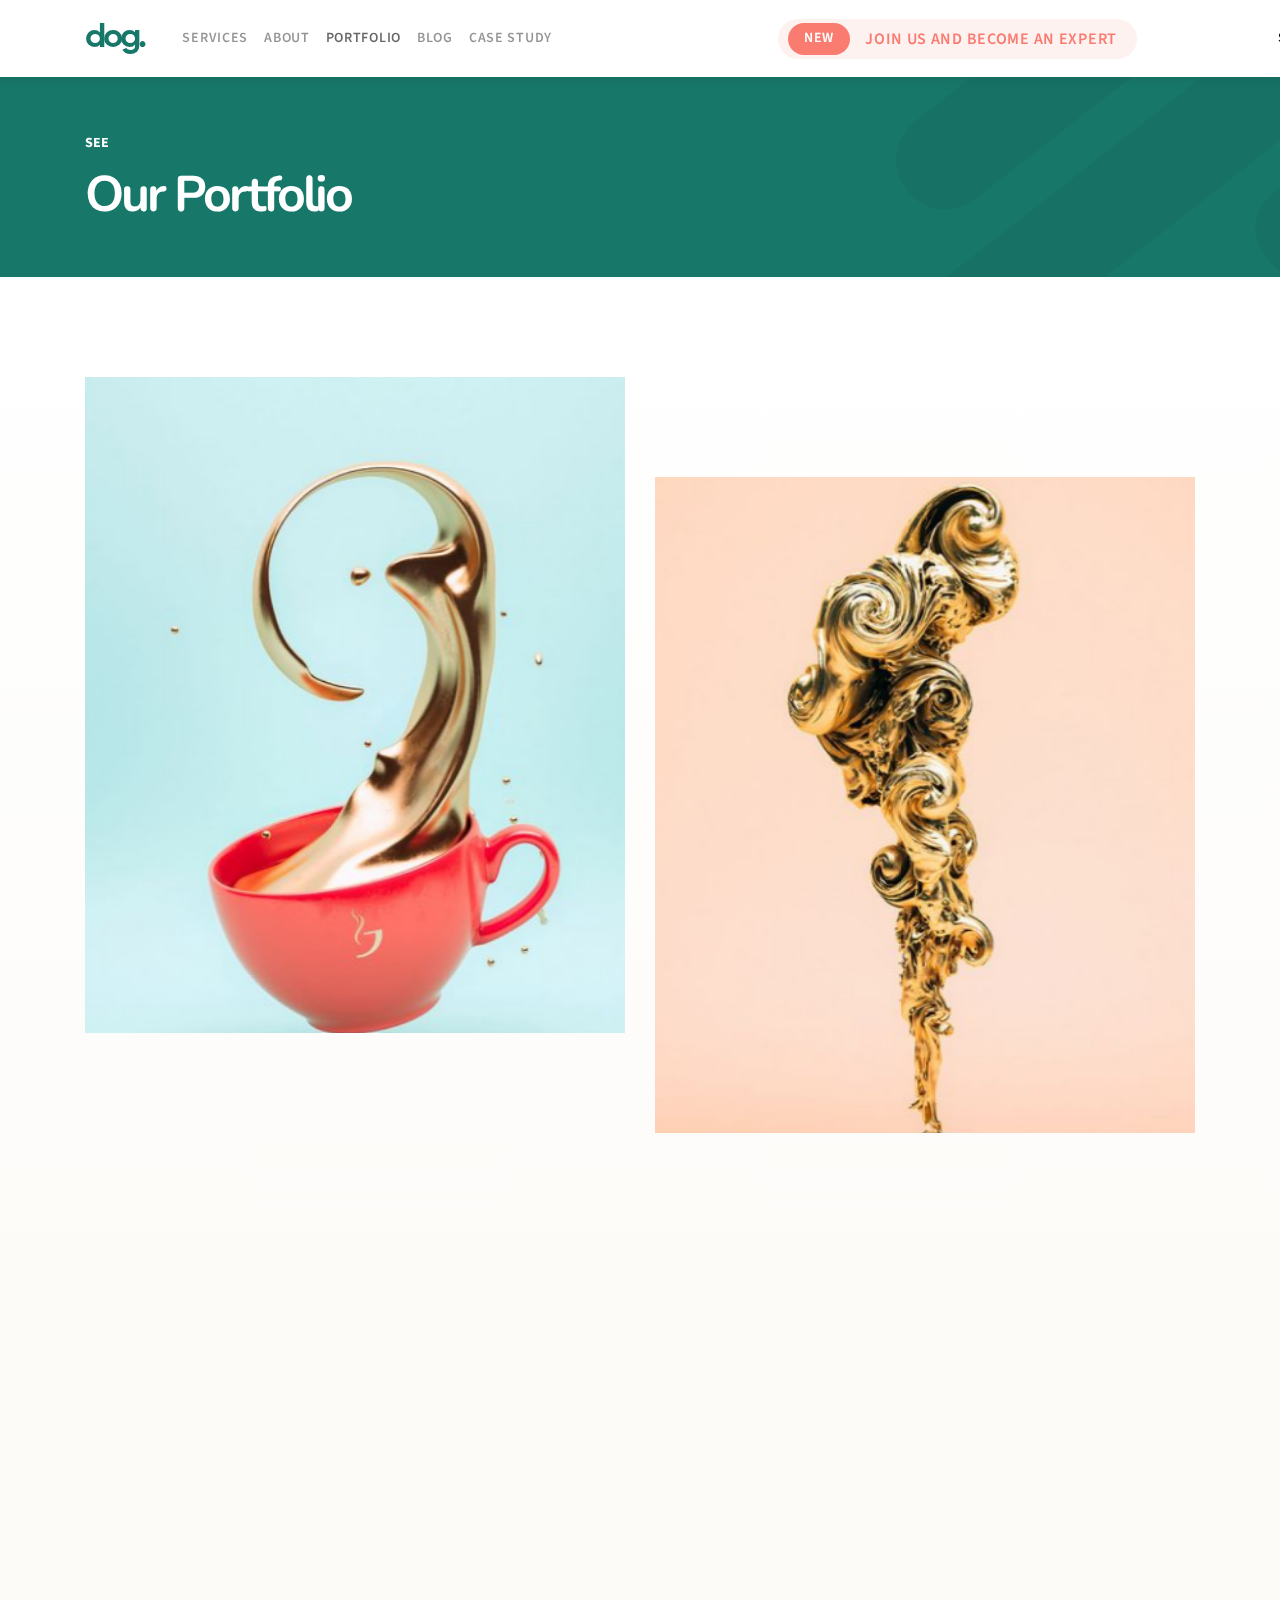
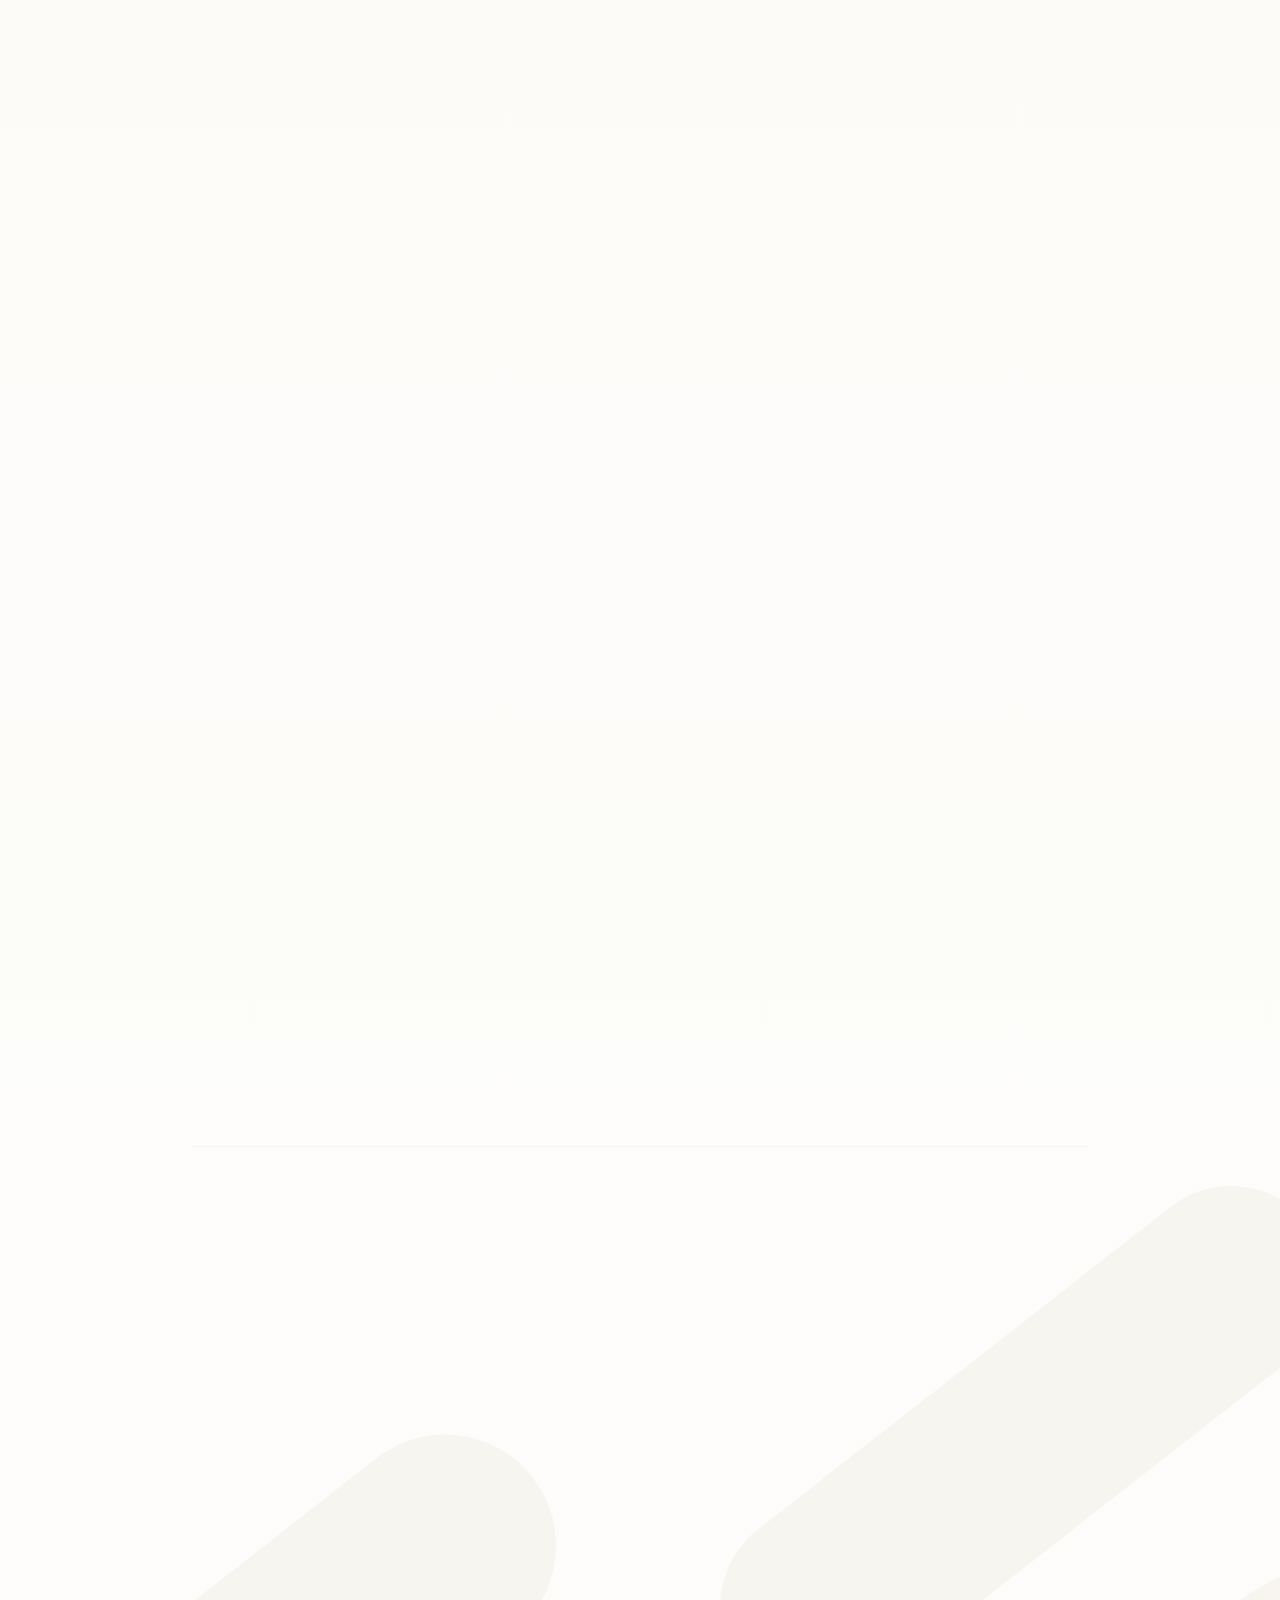
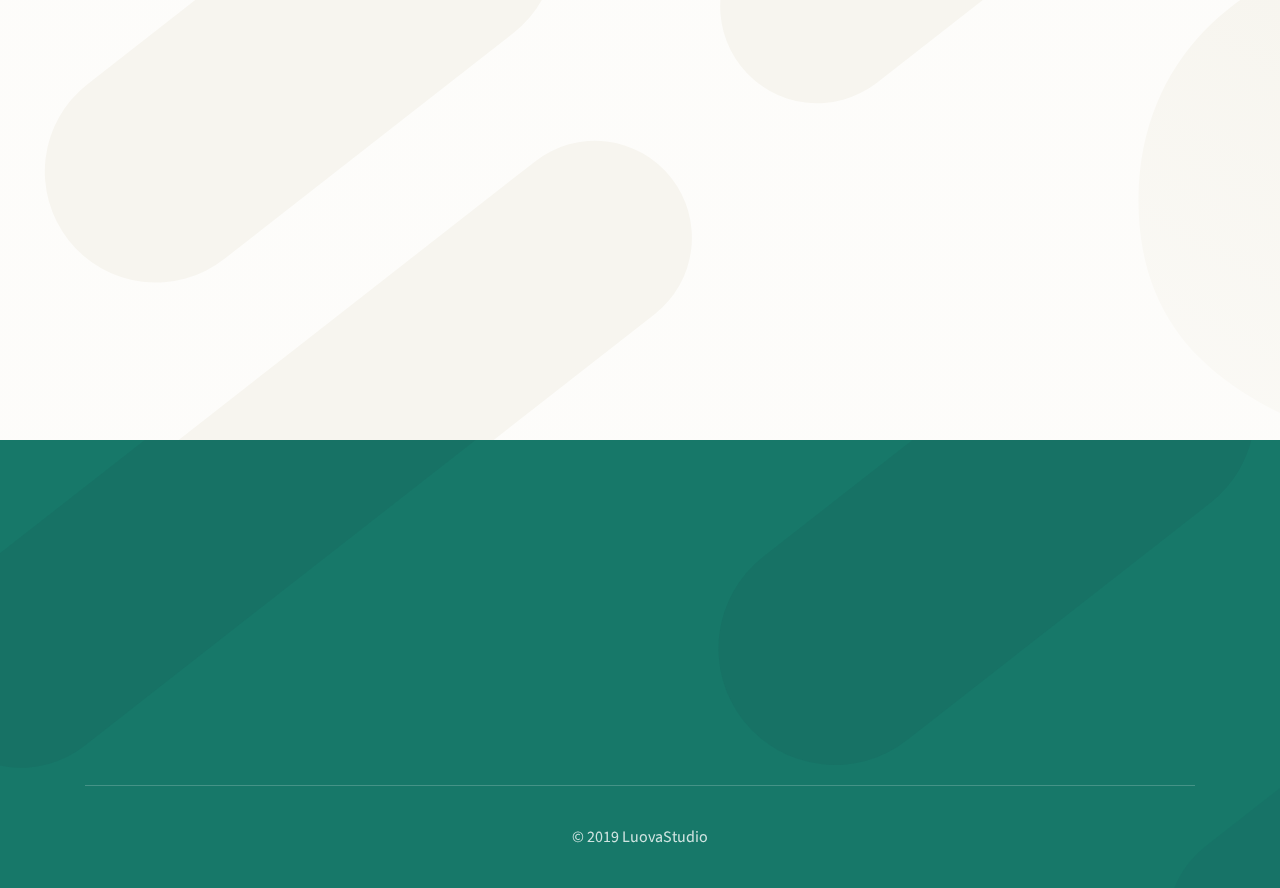
<file: portfolio.html>
<!DOCTYPE html>
<html lang="en">
<head>
    <meta charset="UTF-8">
    <meta name="viewport" content="width=device-width, initial-scale=1.0">
    <meta http-equiv="X-UA-Compatible" content="ie=edge">
    <title>Our Portfolio</title>
    <!-- Font -->
    <link
        href="https://fonts.googleapis.com/css?family=Nunito:200,200i,300,300i,400,400i,600,600i,700,700i,800,800i,900,900i&display=swap"
        rel="stylesheet">
    <link href="https://fonts.googleapis.com/css?family=Karla:400,400i,700,700i&display=swap" rel="stylesheet">
    <link
        href="https://fonts.googleapis.com/css?family=Source+Sans+Pro:200,200i,300,300i,400,400i,600,600i,700,700i,900,900i&display=swap"
        rel="stylesheet">
    <link rel="stylesheet" href="assets/css/fonts.css">
    <!-- Bootstrap CSS -->
    <link rel="stylesheet" href="assets/plugins/css/bootstrap.min.css">
    <!-- Fontawesome -->
    <link rel="stylesheet" href="assets/plugins/css/fontawesome.min.css">
    <link rel="stylesheet" href="assets/css/all.min.css">
    <!-- Hover CSS -->
    <link rel="stylesheet" href="assets/plugins/css/hover.css">
    <!-- AOS -->
    <link rel="stylesheet" href="assets/plugins/css/aos.css">
    <!-- Anime CSS -->
    <link rel="stylesheet" href="assets/plugins/css/animate.css">
    <!-- Owl CSS -->
    <link rel="stylesheet" href="assets/plugins/css/owl.carousel.min.css">
    <link rel="stylesheet" href="assets/plugins/css/owl.theme.default.min.css">
    <!-- Custom CSS -->
    <link rel="stylesheet" href="assets/css/style.css">
    <link rel="stylesheet" href="assets/css/services-css.css">
    <link rel="stylesheet" href="assets/css/portfolio-style.css">
    <!-- Rsponsive -->
    <link rel="stylesheet" href="assets/css/responsive.css">
</head>
<body>
    <!-- HEADER -->
    <header class="header-nav-wrapper fix_top fixed-top scroll">
        <nav class="navbar navbar-expand-lg navbar-light custom-nav" data-aos="fade-down" data-aos-duration="1000">
            <div class="container">
                <a class="navbar-brand" href="index.html">
                    <div class="main-logo">
                        <p>dog.</p>
                    </div>
                </a>
                <button class="navbar-toggler" type="button" data-toggle="collapse"
                    data-target="#navbarSupportedContent" aria-controls="navbarSupportedContent" aria-expanded="false"
                    aria-label="Toggle navigation">
                    <span class="navbar-toggler-icon"></span>
                </button>
                <div class="collapse navbar-collapse" id="navbarSupportedContent">
                    <ul class="navbar-nav mr-auto custom-nav-ul">
                        <li class="nav-item custom-item">
                            <a class="nav-link" href="services.html">SERVICES</a>
                        </li>
                        <li class="nav-item custom-item">
                            <a class="nav-link" href="about.html">ABOUT</a>
                        </li>
                        <li class="nav-item active custom-item">
                            <a class="nav-link" href="portfolio.html">PORTFOLIO</a>
                        </li>
                        <li class="nav-item custom-item">
                            <a class="nav-link" href="blog.html">BLOG</a>
                        </li>
                        <li class="nav-item custom-item">
                            <a class="nav-link" href="case.html">CASE STUDY</a>
                        </li>
                    </ul>
                    <ul class="navbar-nav ml-auto custom-nav-ul">
                        <li class="nav-item">
                            <div class="new d-flex">
                                <button class="nw-btn btn">NEW</button>
                                <div class="nw-text">
                                    JOIN US AND BECOME AN EXPERT
                                </div>
                            </div>
                        </li>
                    </ul>
                </div>
                <a class="custom-btn3 hvr-left-white res-hi txt-none service-hvr" href="contact-us.html">SAY HI!</a>
            </div>
        </nav>
    </header> <!--NAV Ends-->
    <section class="header-wrapper services-header-wrapper">
        <div class="header-wrap" style="background-image: url(assets/images/services-head.svg);">
            <div class="container">
                <div class="section-header" data-aos="fade-up" data-aos-delay="300" data-aos-duration="1000">
                    <h5>SEE</h5>
                    <h2>Our Portfolio</h2>
                </div>
            </div>
        </div>
    </section>
    <!-- HEADER Ends -->
    <!-- PORTFOLIO -->
    <section class="portfolio-content-wrapper">
        <div class="portfolio-wrap">
            <div class="container">
                <div class="row">
                    <div class="col-md-6 col-sm-6">
                        <div class="portfolio-content">
                            <div class="port-img top" data-aos="fade-up" data-aos-delay="400" data-aos-duration="1000">
                                <img class="portImg" src="assets/images/port-1_2x.png" alt="">
                                <div class="port-hvr">
                                    <h4>Coffe Studio</h4>
                                    <p>THREE DIMENSIONAL DESIGN</p>
                                </div>
                            </div>
                        </div>
                    </div>
                    <div class="col-md-6 col-sm-6">
                        <div class="portfolio-content">
                            <div class="port-img port-img-2" data-aos="fade-up" data-aos-delay="700"
                                data-aos-duration="1000">
                                <img class="portImg" src="assets/images/port-2_2x.png" alt="">
                                <div class="port-hvr">
                                    <h4>Smoke Studio</h4>
                                    <p>THREE DIMENSIONAL DESIGN</p>
                                </div>
                            </div>
                        </div>
                    </div>
                </div>
                <div class="row top-pad">
                    <div class="col-md-6 col-sm-6">
                        <div class="portfolio-content">
                            <div class="port-img top top-res" data-aos="fade-up" data-aos-delay="400"
                                data-aos-duration="1000">
                                <img class="portImg" src="assets/images/port-3_2x.png" alt="">
                                <div class="port-hvr">
                                    <h4>Ice Cream Studio</h4>
                                    <p>THREE DIMENSIONAL DESIGN</p>
                                </div>
                            </div>
                        </div>
                    </div>
                    <div class="col-md-6 col-sm-6">
                        <div class="portfolio-content">
                            <div class="port-img port-img-2 port-img-res" data-aos="fade-up" data-aos-delay="700"
                                data-aos-duration="1000">
                                <img class="portImg" src="assets/images/port-4_2x.png" alt="">
                                <div class="port-hvr">
                                    <h4>Bread Studio</h4>
                                    <p>THREE DIMENSIONAL DESIGN</p>
                                </div>
                            </div>
                        </div>
                    </div>
                </div>
                <div class="row top-pad">
                    <div class="col-md-6 col-sm-6">
                        <div class="portfolio-content">
                            <div class="port-img top top-res" data-aos="fade-up" data-aos-delay="400"
                                data-aos-duration="1000">
                                <img class="portImg" src="assets/images/port-5_2x.png" alt="">
                                <div class="port-hvr">
                                    <h4>Baloon Studio</h4>
                                    <p>THREE DIMENSIONAL DESIGN</p>
                                </div>
                            </div>
                        </div>
                    </div>
                    <div class="col-md-6 col-sm-6">
                        <div class="portfolio-content">
                            <div class="port-img port-img-2 port-img-res" data-aos="fade-up" data-aos-delay="700"
                                data-aos-duration="1000">
                                <img class="portImg" src="assets/images/port-6_2x.png" alt="">
                                <div class="port-hvr">
                                    <h4>Painting Studio</h4>
                                    <p>THREE DIMENSIONAL DESIGN</p>
                                </div>
                            </div>
                        </div>
                    </div>
                </div>
            </div>
        </div>
    </section>
    <!-- PORTFOLIO Ends -->
    <!-- CLIENTS -->
    <section class="client-wrapper portfolio-client-wrapper">
        <hr>
        <div class="client-wrap" style="background-image: url(assets/images/client_shape.svg);">
            <div class="container">
                <div class="row">
                    <div class="col-md-12">
                        <div class="section-header text-center" data-aos="fade-up" data-aos-delay="150"
                            data-aos-duration="1000">
                            <h5>FOLLOW US ON</h5>
                            <h2>Find Our More Works On</h2>
                        </div>
                    </div>
                </div>
                <div class="row text-justify top-pad-2" data-aos="fade-up" data-aos-delay="300"
                    data-aos-duration="1000">
                    <div class="col-md-9 mx-auto">
                        <div class="row">
                            <div class="col-md-4 col-sm-4">
                                <div class="more-wrap text-center">
                                    <div class="more-log-img">
                                        <img src="assets/images/db.png" alt="">
                                    </div>
                                    <div class="more-text">
                                        <img src="assets/images/dribbble-text.svg" class="svg db-txt" alt="">
                                    </div>
                                </div>
                            </div>
                            <div class="col-md-4 col-sm-4">
                                <div class="more-wrap text-center">
                                    <div class="more-log-img">
                                        <img src="assets/images/behance.png" alt="">
                                    </div>
                                    <div class="more-text">
                                        <img src="assets/images/behance.svg" class="b-txt" alt="">
                                    </div>
                                </div>
                            </div>
                            <div class="col-md-4 col-sm-4">
                                <div class="more-wrap text-center">
                                    <div class="more-log-img">
                                        <img src="assets/images/mmmm.png" alt="">
                                    </div>
                                    <div class="more-text">
                                        <img src="assets/images/mmm-text.svg" class="m-txt" alt="">
                                    </div>
                                </div>
                            </div>
                        </div>
                    </div>
                </div>
            </div>
            <div class="contact-wrap">
                <div class="container">
                    <div class="row">
                        <div class="col-md-12">
                            <div class="contact-card" data-aos="fade-up" data-aos-delay="350" data-aos-duration="1000">
                                <div class="contact-bg" style="background-image: url(assets/images/contact-card.svg);">
                                    <div class="row">
                                        <div class="col-md-8">
                                            <div class="section-header">
                                                <h5>CONTACT</h5>
                                                <h2>Have any Project’s in mind?</h2>
                                            </div>
                                        </div>
                                        <div class="col-md-4">
                                            <div class="card-btn">
                                                <a class="navbar-brand nav-link btn-group hvr-float custom-btn custom-btn2"
                                                    href="contact-us.html">
                                                    Contact Us
                                                    <i class="fas fa-chevron-right contact-i"></i>
                                                </a>
                                            </div>
                                        </div>
                                    </div>
                                </div>
                            </div>
                        </div>
                    </div>
                </div>
            </div>
        </div>
    </section>
    <!-- CLIENTS Ends -->
    <!-- ******************* -->
    <!-- FOOTER STARTS -->
    <footer>
        <div class="footer-wrap service-ft-wrap">
            <div class="footbg" style="background-image: url(assets/images/services-footer-shape.svg);">
                <div class="container">
                    <div class="row">
                        <div class="col-md-3 col-sm-12">
                            <div class="footer-list-content-wrap" data-aos="fade-up" data-aos-delay="300"
                                data-aos-duration="1000">
                                <div class="logo">
                                    <p>dog.</p>
                                </div>
                                <div class="footer-text">
                                    <p>You know nothing john snow</p>
                                </div>
                            </div>
                        </div>
                        <div class="col-md-2 col-sm-4">
                            <div class="footer-list-content-wrap" data-aos="fade-up" data-aos-delay="300"
                                data-aos-duration="1000">
                                <div class="footer-list">
                                    <h5>SUPPORT</h5>
                                    <ul class="footer-ul">
                                        <li>E-books</li>
                                        <li>Presentation</li>
                                        <li>Dashboard</li>
                                        <li>Management</li>
                                    </ul>
                                </div>
                            </div>
                        </div>
                        <div class="col-md-2 col-sm-4">
                            <div class="footer-list-content-wrap" data-aos="fade-up" data-aos-delay="300"
                                data-aos-duration="1000">
                                <div class="footer-list">
                                    <h5>PRODUCT</h5>
                                    <ul class="footer-ul">
                                        <li>E-books</li>
                                        <li>Presentation</li>
                                        <li>Dashboard</li>
                                        <li>Management</li>
                                    </ul>
                                </div>
                            </div>
                        </div>
                        <div class="col-md-2 col-sm-4">
                            <div class="footer-list-content-wrap" data-aos="fade-up" data-aos-delay="300"
                                data-aos-duration="1000">
                                <div class="footer-list">
                                    <h5>TEAM</h5>
                                    <ul class="footer-ul">
                                        <li>About Us</li>
                                        <li>Presentation</li>
                                        <li>Careers</li>
                                        <li>Education</li>
                                    </ul>
                                </div>
                            </div>
                        </div>
                        <div class="col-md-3 ">
                            <div class="footer-list-content-wrap" data-aos="fade-up" data-aos-delay="300"
                                data-aos-duration="1000">
                                <div class="footer-list ft-sc">
                                    <h5>ADDRESS</h5>
                                    <p>Counter Delivery, Carters Beach PostCentre, Westport</p>
                                    <div class="footer-social">
                                        <i class="fab fa-facebook-f cl-i cl-if"></i>
                                        <i class="fab fa-twitter cl-i"></i>
                                        <i class="fab fa-linkedin-in cl-i"></i>
                                    </div>
                                </div>
                            </div>
                        </div>
                    </div>
                </div>
                <div class="footer-below">
                    <div class="foot-wrap">
                        <div class="container">
                            <div class="row">
                                <div class="col-md-12">
                                    <div class="ft-end">
                                        <h6>© 2019 LuovaStudio</h6>
                                    </div>
                                </div>
                            </div>
                        </div>
                    </div>
                </div>
            </div>
        </div>
    </footer>
    <!-- FOOTER ENDS -->
    <!-- ******************* -->
    <!-- 
    ==================
        *JS FILES*
    ==================
    -->
    <!-- jQuery -->
    <script src="assets/plugins/js/jquery-3.4.0.min.js"></script>
    <!-- Bootstrap -->
    <script src="assets/plugins/js/bootstrap.bundle.min.js"></script>
    <!-- Fontawesome -->
    <script src="assets/plugins/js/fontawesome.min.js"></script>
    <!-- Counter Up JS -->
    <script src="assets/plugins/js/jquery.waypoints.min.js"></script>
    <script src="assets/plugins/js/jquery.counterup.min.js"></script>
    <!-- AOS -->
    <script src="assets/plugins/js/aos.js"></script>
    <!-- Owl JS -->
    <script src="assets/plugins/js/owl.carousel.min.js"></script>
    <!-- Parallax -->
    <script src="assets/plugins/js/parallax.js"></script>
    <script src="assets/plugins/js/simpleParallax.js"></script>
    <!-- Wow -->
    <script src="assets/plugins/js/wow.js"></script>
    <!-- Custom JS -->
    <script src="assets/js/custom.js"></script>
</body>
</html>
</file>
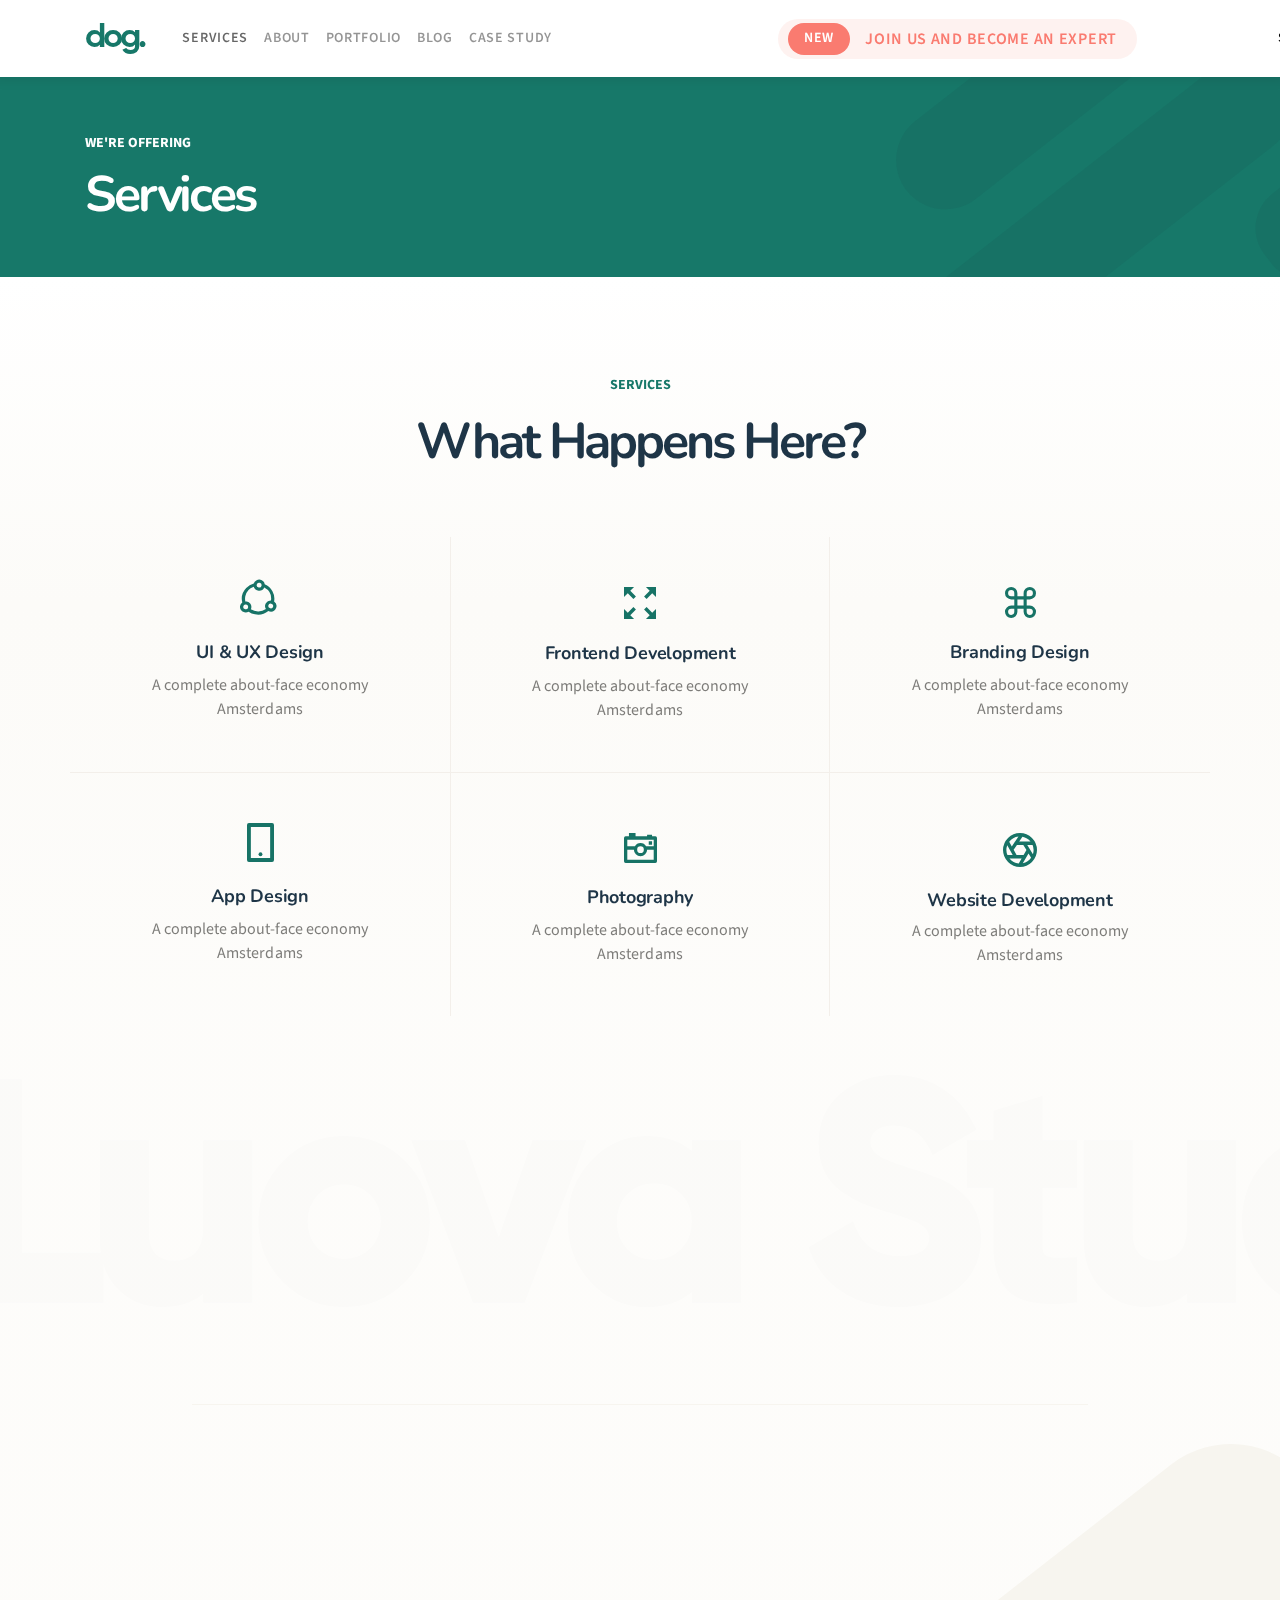
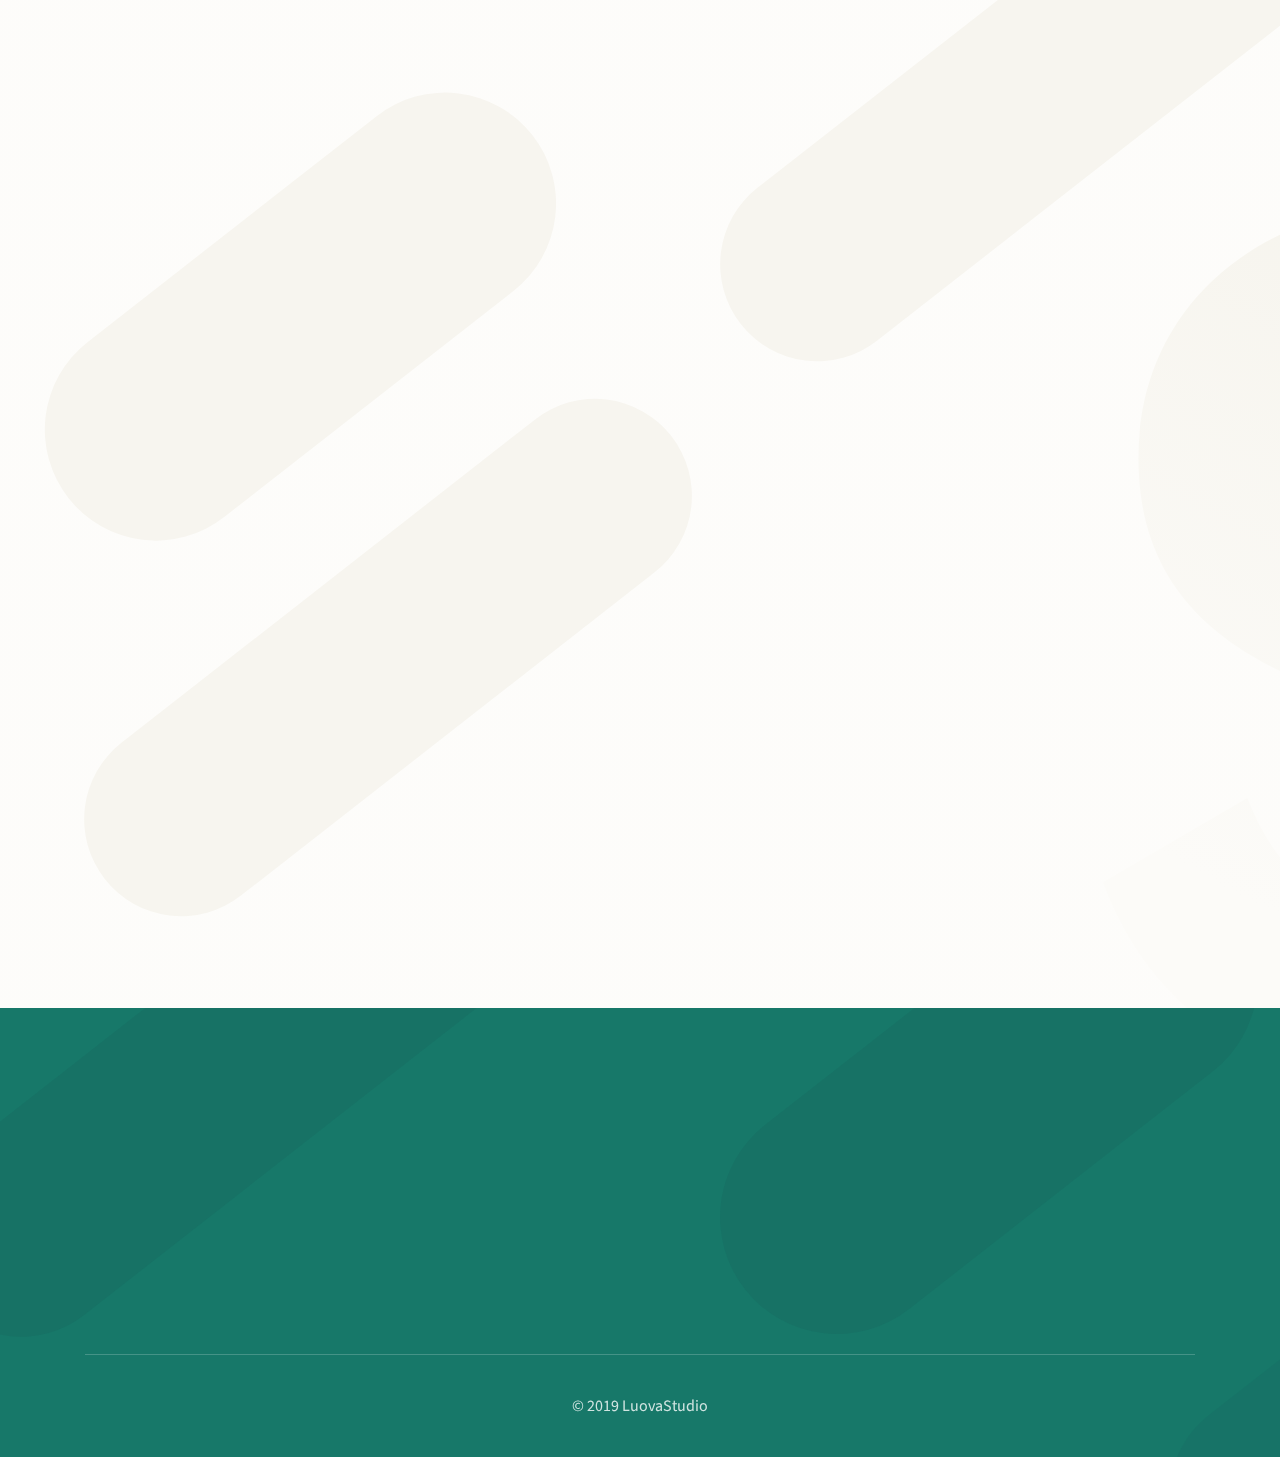
<file: services.html>
<!DOCTYPE html>
<html lang="en">
<head>
    <meta charset="UTF-8">
    <meta name="viewport" content="width=device-width, initial-scale=1.0">
    <meta http-equiv="X-UA-Compatible" content="ie=edge">
    <title>Services</title>
    <!-- Font -->
    <link
        href="https://fonts.googleapis.com/css?family=Nunito:200,200i,300,300i,400,400i,600,600i,700,700i,800,800i,900,900i&display=swap"
        rel="stylesheet">
    <link href="https://fonts.googleapis.com/css?family=Karla:400,400i,700,700i&display=swap" rel="stylesheet">
    <link
        href="https://fonts.googleapis.com/css?family=Source+Sans+Pro:200,200i,300,300i,400,400i,600,600i,700,700i,900,900i&display=swap"
        rel="stylesheet">
    <link rel="stylesheet" href="assets/css/fonts.css">
    <!-- Bootstrap CSS -->
    <link rel="stylesheet" href="assets/plugins/css/bootstrap.min.css">
    <!-- Fontawesome -->
    <link rel="stylesheet" href="assets/plugins/css/fontawesome.min.css">
    <link rel="stylesheet" href="assets/css/all.min.css">
    <!-- Hover CSS -->
    <link rel="stylesheet" href="assets/plugins/css/hover.css">
    <!-- AOS -->
    <link rel="stylesheet" href="assets/plugins/css/aos.css">
    <!-- Anime CSS -->
    <link rel="stylesheet" href="assets/plugins/css/animate.css">
    <!-- Owl CSS -->
    <link rel="stylesheet" href="assets/plugins/css/owl.carousel.min.css">
    <link rel="stylesheet" href="assets/plugins/css/owl.theme.default.min.css">
    <!-- Custom CSS -->
    <link rel="stylesheet" href="assets/css/style.css">
    <link rel="stylesheet" href="assets/css/services-css.css">
    <!-- Rsponsive -->
    <link rel="stylesheet" href="assets/css/responsive.css">
</head>
<body>
    <!-- HEADER SECTION STARTS -->
    <header class="header-nav-wrapper fix_top fixed-top scroll">
        <nav class="navbar navbar-expand-lg navbar-light custom-nav" data-aos="fade-down" data-aos-duration="1000">
            <div class="container">
                <a class="navbar-brand" href="index.html">
                    <div class="main-logo">
                        <p>dog.</p>
                    </div>
                </a>
                <button class="navbar-toggler" type="button" data-toggle="collapse"
                    data-target="#navbarSupportedContent" aria-controls="navbarSupportedContent" aria-expanded="false"
                    aria-label="Toggle navigation">
                    <span class="navbar-toggler-icon"></span>
                </button>
                <div class="collapse navbar-collapse" id="navbarSupportedContent">
                    <ul class="navbar-nav mr-auto custom-nav-ul">
                        <li class="nav-item active custom-item">
                            <a class="nav-link" href="services.html">SERVICES</a>
                        </li>
                        <li class="nav-item custom-item">
                            <a class="nav-link" href="about.html">ABOUT</a>
                        </li>
                        <li class="nav-item custom-item">
                            <a class="nav-link" href="portfolio.html">PORTFOLIO</a>
                        </li>
                        <li class="nav-item custom-item">
                            <a class="nav-link" href="blog.html">BLOG</a>
                        </li>
                        <li class="nav-item custom-item">
                            <a class="nav-link" href="case.html">CASE STUDY</a>
                        </li>
                    </ul>
                    <ul class="navbar-nav ml-auto custom-nav-ul">
                        <li class="nav-item margin-auto">
                            <div class="new d-flex">
                                <button class="nw-btn btn">NEW</button>
                                <div class="nw-text">
                                    JOIN US AND BECOME AN EXPERT
                                </div>
                            </div>
                        </li>
                    </ul>
                </div>
                <a class="custom-btn3 hvr-left-white res-hi txt-none service-hvr" href="contact-us.html">SAY HI!</a>
            </div>
        </nav>
    </header>
    <!-- NAV ENDS -->
    <section class="header-wrapper services-header-wrapper">
        <div class="header-wrap" style="background-image: url(assets/images/services-head.svg);">
            <div class="container">
                <div class="section-header" data-aos="fade-up" data-aos-delay="300" data-aos-duration="1000">
                    <h5>WE'RE OFFERING</h5>
                    <h2>Services</h2>
                </div>
            </div>
        </div>
    </section>
    <!-- HEADER SECTION ENDS -->
    <!-- SERVICES WHAT SECTION STARTS -->
    <section class="what-wrapper services-what-wrapper">
        <div class="container">
            <div class="row">
                <div class="col-md-12">
                    <div class="section-header-wrap" data-aos="fade-up" data-aos-delay="300" data-aos-duration="1000">
                        <div class="section-header">
                            <h5>SERVICES</h5>
                            <h2>What Happens Here?</h2>
                        </div>
                    </div>
                </div>
            </div>
            <div class="what-content-wrap">
                <div class="row" data-aos="fade-up" data-aos-delay="400" data-aos-duration="1000">
                    <div class="col-md-4 custom-col-wp">
                        <div class="what-card-wrap">
                            <div class="what-card">
                                <img src="assets/images/shape-1.svg" alt="ui/ux-shape">
                                <h4>UI & UX Design</h4>
                                <p>A complete about-face economy Amsterdams</p>
                            </div>
                        </div>
                    </div>
                    <div class="col-md-4 custom-col-wp">
                        <div class="what-card-wrap borderLR">
                            <div class="what-card mT">
                                <img src="assets/images/shape-2.svg" alt="ui/ux-shape">
                                <h4>Frontend Development</h4>
                                <p>A complete about-face economy Amsterdams</p>
                            </div>
                        </div>
                    </div>
                    <div class="col-md-4 custom-col-wp">
                        <div class="what-card-wrap">
                            <div class="what-card mT">
                                <img src="assets/images/shape-3.svg" alt="ui/ux-shape">
                                <h4>Branding Design</h4>
                                <p>A complete about-face economy Amsterdams</p>
                            </div>
                        </div>
                    </div>
                </div>
                <div class="row" data-aos="fade-up" data-aos-delay="420" data-aos-duration="1000">
                    <div class="col-md-4 custom-col-wp">
                        <div class="what-card-wrap borderT">
                            <div class="what-card">
                                <img src="assets/images/shape-4.svg" alt="ui/ux-shape">
                                <h4>App Design</h4>
                                <p>A complete about-face economy Amsterdams</p>
                            </div>
                        </div>
                    </div>
                    <div class="col-md-4 custom-col-wp">
                        <div class="what-card-wrap borderLR borderT">
                            <div class="what-card mT">
                                <img src="assets/images/shape-5.svg" alt="ui/ux-shape">
                                <h4>Photography</h4>
                                <p>A complete about-face economy Amsterdams</p>
                            </div>
                        </div>
                    </div>
                    <div class="col-md-4 custom-col-wp">
                        <div class="what-card-wrap borderT lh">
                            <div class="what-card mT">
                                <img src="assets/images/shape-6.svg" alt="ui/ux-shape">
                                <h4>Website Development</h4>
                                <p>A complete about-face economy Amsterdams</p>
                            </div>
                        </div>
                    </div>
                </div>
            </div>
        </div>
    </section>
    <!-- SERVICES WHAT SECTION ENDS -->
    <!-- SERVICES LOGO SECTION STARTS -->
    <section class="logo-wrapper service-logo-wrapper position-relative overflow-hidden">
        <div class="bg-text">Luova Studio</div>
        <div class="container">
            <div class="row">
                <div class="col-md-12">
                    <div class="section-header text-center" data-aos="fade-up" data-aos-delay="150"
                        data-aos-duration="1000">
                        <h5>CLIENTS</h5>
                        <h2>Top Clients</h2>
                    </div>
                </div>
            </div>
            <div class="logo-wrap text-center" data-aos="fade-up" data-aos-delay="300" data-aos-duration="1000">
                <div class="row">
                    <div class="col-md-12">
                        <div class="logo-content">
                            <div class="row">
                                <div class="col-md-2 col-sm-2">
                                    <img src="assets/images/cisco.svg" alt="">
                                </div>
                                <div class="col-md-3 col-sm-3">
                                    <img src="assets/images/udemy.svg" alt="">
                                </div>
                                <div class="col-md-2 col-sm-2">
                                    <img src="assets/images/aircall.svg" alt="">
                                </div>
                                <div class="col-md-3 col-sm-3">
                                    <img class="mT-2 oyo-logo" src="assets/images/oyo.svg" alt="">
                                </div>
                                <div class="col-md-2 col-sm-2">
                                    <img class="mT" src="assets/images/paypal.svg" alt="">
                                </div>
                            </div>
                        </div>
                    </div>
                </div>
            </div>
        </div>
    </section>
    <!-- ////////////// FOR MOBILE /////////////// -->
    <section class="logo-wrapper service-logo-wrapper mobile-logo-wrapper">
        <div class="mobile-logo-wrap">
            <div class="container">
                <div class="row">
                    <div class="col-md-12">
                        <div class="section-header text-center" data-aos="fade-up" data-aos-delay="150"
                            data-aos-duration="1000">
                            <h5>CLIENTS</h5>
                            <h2>Top Clients</h2>
                        </div>
                    </div>
                </div>
                <div class="row">
                    <div class="col-md-12 col-sm-12">
                        <div class="logo-content-wrap" data-aos="fade-up" data-aos-delay="300" data-aos-duration="1000">
                            <div class="logo-content">
                                <img src="assets/images/cisco.svg" alt="">
                            </div>
                            <div class="logo-content">
                                <img src="assets/images/udemy.svg" alt="">
                            </div>
                            <div class="logo-content">
                                <img src="assets/images/aircall.svg" alt="">
                            </div>
                            <div class="logo-content">
                                <img class="mT-2 oyo-logo" src="assets/images/oyo.svg" alt="">
                            </div>
                            <div class="logo-content">
                                <img class="mT" src="assets/images/paypal.svg" alt="">
                            </div>
                        </div>
                    </div>
                </div>
            </div>
        </div>
    </section>
    <!-- LOGO SECTION ENDS -->
    <!-- SERVICES-CLIENT SECTION STARTS -->
    <section class="client-wrapper services-client-wrapper">
        <hr>
        <div class="client-wrap" style="background-image: url(assets/images/client_shape.svg);">
            <div class="container">
                <div class="row">
                    <div class="col-md-12">
                        <div class="section-header text-center" data-aos="fade-up" data-aos-delay="150"
                            data-aos-duration="1000">
                            <h5>FEEDBACKS</h5>
                            <h2>Loved By Clients</h2>
                        </div>
                    </div>
                </div>
                <div class="row">
                    <div class="col-md-9 mx-auto">
                        <div class="client-content-wrap" data-aos="fade-up" data-aos-delay="300"
                            data-aos-duration="1000">
                            <ul class="nav nav-pills nav-justified" id="pills-tab" role="tablist">
                                <li class="nav-item">
                                    <a class="nav-link active" id="pills-home-tab" data-toggle="pill"
                                        href="#pills-client1" role="tab" aria-selected="true">
                                        <div class="client-content text-center">
                                            <div class="client-content-img">
                                                <img src="assets/images/client1_2x.png" alt="Sheikh Al Raihan">
                                            </div>
                                            <div class="client-content-text">
                                                <h5>Shekh Al Raihan</h5>
                                                <p>CEO- Luova Studio</p>
                                            </div>
                                        </div>
                                    </a>
                                </li>
                                <li class="nav-item">
                                    <a class="nav-link" id="pills-home-tab-2" data-toggle="pill" href="#pills-client2"
                                        role="tab" aria-selected="true">
                                        <div class="client-content text-center">
                                            <div class="client-content-img">
                                                <img src="assets/images/client2_2x.png" alt="Sheikh Al Raihan">
                                            </div>
                                            <div class="client-content-text">
                                                <h5>Jeff Lowe</h5>
                                                <p>CEO- Luova Studio</p>
                                            </div>
                                        </div>
                                    </a>
                                </li>
                                <li class="nav-item">
                                    <a class="nav-link" id="pills-home-tab-3" data-toggle="pill" href="#pills-client3"
                                        role="tab" aria-selected="true">
                                        <div class="client-content text-center">
                                            <div class="client-content-img">
                                                <img src="assets/images/client3_2x.png" alt="Sheikh Al Raihan">
                                            </div>
                                            <div class="client-content-text">
                                                <h5>Edward Harrington</h5>
                                                <p>CEO- Luova Studio</p>
                                            </div>
                                        </div>
                                    </a>
                                </li>
                            </ul>
                            <!--nav-pill of clent section-->
                            <div class="client-pill-wrap">
                                <div class="tab-content" id="pills-tabContent">
                                    <div class="tab-pane fade show active" id="pills-client1" role="tabpanel"
                                        aria-labelledby="pills-home-tab">
                                        <div class="client-pill-text">
                                            <h6>20 FEBRUARY 2019</h6>
                                            <p>
                                                " Must go faster. Yeah, but your scientists were so preoccupied with
                                                whether or not they could, they didn't stop to think if they should. God
                                                creates dinosaurs. God destroys dinosaurs. God creates Man "
                                            </p>
                                        </div>
                                    </div>
                                    <div class="tab-pane fade" id="pills-client2" role="tabpanel">
                                        <div class="client-pill-text">
                                            <h6>20 February 2019</h6>
                                            <p>
                                                " Must go faster. Yeah, but your scientists were so preoccupied with
                                                whether or not they could, they didn't stop to think if they should. God
                                                creates dinosaurs. God destroys dinosaurs. God creates Man "
                                            </p>
                                        </div>
                                    </div>
                                    <div class="tab-pane fade" id="pills-client3" role="tabpanel">
                                        <div class="client-pill-text">
                                            <h6>20 February 2019</h6>
                                            <p>
                                                " Must go faster. Yeah, but your scientists were so preoccupied with
                                                whether or not they could, they didn't stop to think if they should. God
                                                creates dinosaurs. God destroys dinosaurs. God creates Man "
                                            </p>
                                        </div>
                                    </div>
                                </div>
                            </div>
                        </div>
                    </div>
                </div>
            </div>
            <div class="contact-wrap">
                <div class="container">
                    <div class="row">
                        <div class="col-md-12">
                            <div class="contact-card" data-aos="fade-up" data-aos-delay="350" data-aos-duration="1000">
                                <div class="contact-bg" style="background-image: url(assets/images/contact-card.svg);">
                                    <div class="row">
                                        <div class="col-md-8">
                                            <div class="section-header">
                                                <h5>CONTACT</h5>
                                                <h2>Have any Project’s in mind?</h2>
                                            </div>
                                        </div>
                                        <div class="col-md-4">
                                            <div class="card-btn">
                                                <a class="navbar-brand nav-link btn-group hvr-float custom-btn custom-btn2" href="contact-us.html">
                                                    Contact Us
                                                    <i class="fas fa-chevron-right contact-i"></i>
                                                </a>
                                            </div>
                                        </div>
                                    </div>
                                </div>
                            </div>
                        </div>
                    </div>
                </div>
            </div>
        </div>
    </section>
    <!-- SERVICES CLIENT SECTION ENDS -->
    <!-- FOOTER STARTS -->
    <footer>
        <div class="footer-wrap service-ft-wrap">
            <div class="footbg" style="background-image: url(assets/images/services-footer-shape.svg);">
                <div class="container">
                    <div class="row">
                        <div class="col-md-3 col-sm-12">
                            <div class="footer-list-content-wrap" data-aos="fade-up" data-aos-delay="300"
                                data-aos-duration="1000">
                                <div class="logo">
                                    <p>dog.</p>
                                </div>
                                <div class="footer-text">
                                    <p>You know nothing john snow</p>
                                </div>
                            </div>
                        </div>
                        <div class="col-md-2 col-sm-4">
                            <div class="footer-list-content-wrap" data-aos="fade-up" data-aos-delay="300"
                                data-aos-duration="1000">
                                <div class="footer-list">
                                    <h5>SUPPORT</h5>
                                    <ul class="footer-ul">
                                        <li>E-books</li>
                                        <li>Presentation</li>
                                        <li>Dashboard</li>
                                        <li>Management</li>
                                    </ul>
                                </div>
                            </div>
                        </div>
                        <div class="col-md-2 col-sm-4">
                            <div class="footer-list-content-wrap" data-aos="fade-up" data-aos-delay="300"
                                data-aos-duration="1000">
                                <div class="footer-list">
                                    <h5>PRODUCT</h5>
                                    <ul class="footer-ul">
                                        <li>E-books</li>
                                        <li>Presentation</li>
                                        <li>Dashboard</li>
                                        <li>Management</li>
                                    </ul>
                                </div>
                            </div>
                        </div>
                        <div class="col-md-2 col-sm-4">
                            <div class="footer-list-content-wrap" data-aos="fade-up" data-aos-delay="300"
                                data-aos-duration="1000">
                                <div class="footer-list">
                                    <h5>TEAM</h5>
                                    <ul class="footer-ul">
                                        <li>About Us</li>
                                        <li>Presentation</li>
                                        <li>Careers</li>
                                        <li>Education</li>
                                    </ul>
                                </div>
                            </div>
                        </div>
                        <div class="col-md-3">
                            <div class="footer-list-content-wrap" data-aos="fade-up" data-aos-delay="300"
                                data-aos-duration="1000">
                                <div class="footer-list ft-sc">
                                    <h5>ADDRESS</h5>
                                    <p>Counter Delivery, Carters Beach PostCentre, Westport</p>
                                    <div class="footer-social">
                                        <i class="fab fa-facebook-f cl-i cl-if"></i>
                                        <i class="fab fa-twitter cl-i"></i>
                                        <i class="fab fa-linkedin-in cl-i"></i>
                                    </div>
                                </div>
                            </div>
                        </div>
                    </div>
                </div>
                <div class="footer-below">
                    <div class="foot-wrap">
                        <div class="container">
                            <div class="row">
                                <div class="col-md-12">
                                    <div class="ft-end">
                                        <h6>© 2019 LuovaStudio</h6>
                                    </div>
                                </div>
                            </div>
                        </div>
                    </div>
                </div>
            </div>
        </div>
    </footer>
    <!-- FOOTER ENDS -->
    <!-- ******************* -->
    <!-- 
    ==================
        *JS FILES*
    ==================
    -->
    <!-- jQuery -->
    <script src="assets/plugins/js/jquery-3.4.0.min.js"></script>
    <!-- Bootstrap -->
    <script src="assets/plugins/js/bootstrap.bundle.min.js"></script>
    <!-- Fontawesome -->
    <script src="assets/plugins/js/fontawesome.min.js"></script>
    <!-- Counter Up JS -->
    <script src="assets/plugins/js/jquery.waypoints.min.js"></script>
    <script src="assets/plugins/js/jquery.counterup.min.js"></script>
    <!-- AOS -->
    <script src="assets/plugins/js/aos.js"></script>
    <!-- Owl JS -->
    <script src="assets/plugins/js/owl.carousel.min.js"></script>
    <!-- Parallax -->
    <script src="assets/plugins/js/parallax.js"></script>
    <script src="assets/plugins/js/simpleParallax.js"></script>
    <!-- Wow -->
    <script src="assets/plugins/js/wow.js"></script>
    <!-- Custom JS -->
    <script src="assets/js/custom.js"></script>
</body>
</html>
</file>
<file: assets/css/fonts.css>
@font-face {
  font-family: 'gilroy-bold.ttf';
  src: url("../fonts/Gilroy-Bold.ttf");
}
/*# sourceMappingURL=fonts.css.map */
</file>
<file: assets/css/style.css>
@font-face {
  font-family: 'gilroy-bold.ttf';
  src: url("../fonts/Gilroy-Bold.ttf");
}

/*------------- 
[Table of contents]

[ DEFULT INDEX NUMBER ]

1.  GENERAL CSS
2.  NAVBAR
4.  HOME
5.  SERVICES
6.  CASE STUDY
7.  ABOUT US
8.  CASE STUDY
9.  TEAM MEMBERS
10. FEEDBACKS
11. CONTACT
12. FOOTER
13. COPYRIGHT


-------------------------------------------------------------------*/
/*------------------------------------------------------------------
[ Color codes ]
    
    [ Text and Background Color ]
        Primary Color:                  #177869;     
        Primary Color Light:            #15b95f;      
        Hilighted Color:                #fa7b70;
        Font Color 1:                   #031d3c;      
        Font Color 2:                   #1e3547;            
        Border Color:                   #f3efea;
        Def p:                          #292825;
        Behance i:                      #0d6bff;
        Pet Color:                      #005f55;
        Bg Color1:                      #fcfbf8;
        Bg Color2:                      #e0fbf6;
        Yl Color:                       #fec468;
        Cyan Color:                     #52bdb9;
        White:                          #ffffff;
        Black:                          #000000;
        White Opacity:                  rgba(255,255,255,.7);           

-------------------------------------------------------------------*/
/*------------------------------------------------------------------
[Typography]

    [ There are using two different font typography ]
        Typography 1: Nunito font;
        Typography 2: SourceSansPro font;
        Typography 3: Karla font;
        Typography 4: Gilroy font;

    [ Other Typography style are same ]
    Body :
        font-style:     normal;
        font-size:      15px;

    h2:
        font-size: 48px;
        line-height: 55px;

    h3:
        font-size: 30px;
        line-height: 40px;

    h4:
        font-size: 20px;
        font-weight: 600;

    p:  
        font-size: 18px;
        line-height: 30px;


-------------------------------------------------------------------*/
body,
html {
  padding: 0;
  margin: 0;
  height: 100%;
  scroll-behavior: smooth;
}

h1, h2, h3, h4, h5, h6, p {
  margin: 0;
}

.btn,
.btn-group {
  outline: none !important;
  -webkit-box-shadow: none !important;
          box-shadow: none !important;
}

.btn:active, .btn:focus,
.btn-group:active,
.btn-group:focus {
  outline: none !important;
  -webkit-box-shadow: none !important;
          box-shadow: none !important;
}

.owl-theme .owl-nav.disabled + .owl-dots {
  margin-top: 10px;
  position: absolute;
  left: 90px;
  top: 25%;
  display: -ms-grid;
  display: grid;
}

.owl-theme .owl-dots .owl-dot.active span, .owl-theme .owl-dots .owl-dot:hover span {
  background: #fa7b70;
  padding: 25px 4px !important;
  -webkit-transform: translateX(-2px);
          transform: translateX(-2px);
}

.owl-theme .owl-dots .owl-dot span {
  width: 0;
  background: rgba(3, 29, 60, 0.1);
  border-radius: 0;
  padding: 25px 2px !important;
  -webkit-transition: .4s all;
  transition: .4s all;
}

.owl-theme .owl-dots button {
  margin: 5px;
}

.owl-theme .owl-dots button:focus {
  outline: none;
  -webkit-box-shadow: none;
          box-shadow: none;
}

.custom-md-dlg .custom-md-cnt {
  border: none !important;
  background-color: rgba(255, 255, 255, 0);
}

.custom-md-dlg .custom-md-cnt .custom-md-body {
  padding: 0;
}

.custom-md-dlg .custom-md-cnt .custom-md-body iframe {
  width: 100%;
  height: 450px;
  border: none;
  border-radius: 5px;
}

.explore {
  font-family: "Source Sans Pro", sans-serif;
  font-size: 16px;
  font-weight: 400;
  opacity: 0.5;
  letter-spacing: 4.71px;
  position: absolute;
  bottom: 160px;
  -webkit-transform: rotate(90deg);
          transform: rotate(90deg);
  left: 0;
  right: 0;
}

.explore:hover {
  cursor: pointer;
}

.explore a {
  text-decoration: none;
  color: #ffffff;
}

.exp-bounce {
  -webkit-animation-name: bounce;
          animation-name: bounce;
  -webkit-animation-duration: 1.5s;
          animation-duration: 1.5s;
  -webkit-animation-iteration-count: infinite;
          animation-iteration-count: infinite;
  -webkit-animation-timing-function: linear;
          animation-timing-function: linear;
}

@-webkit-keyframes bounce {
  from {
    bottom: 160px;
  }
  50% {
    bottom: 135px;
  }
  to {
    bottom: 160px;
  }
}

@keyframes bounce {
  from {
    bottom: 160px;
  }
  50% {
    bottom: 135px;
  }
  to {
    bottom: 160px;
  }
}

.txt-none {
  text-decoration: none;
}

.txt-none:hover {
  color: #ffffff;
  text-decoration: none !important;
}

.txt-hvr-black:hover {
  color: #000000;
}

hr {
  margin: 0 auto;
  width: 70%;
  border-top: 1px solid #f7f5ef;
}

.navbar-toggler {
  -webkit-transition: .4s all;
  transition: .4s all;
}

.navbar-toggler:active {
  background-color: rgba(185, 182, 182, 0.233);
}

.navbar-light .navbar-nav .nav-link {
  color: rgba(0, 0, 0, 0.7);
}

.navbar-light .navbar-nav .nav-link:hover {
  color: rgba(0, 0, 0, 0.9);
}

.navbar-light .navbar-nav .active > .nav-link, .navbar-light .navbar-nav .nav-link.active, .navbar-light .navbar-nav .nav-link.show, .navbar-light .navbar-nav .show > .nav-link {
  color: #000000;
  font-weight: 600;
}

.navbar-toggler:focus,
.navbar-toggler:hover {
  text-decoration: none;
  outline: none !important;
}

.custom-col-wp {
  padding: 0 !important;
}

.navbar-brand {
  margin-right: 30px !important;
}

.custom-pills {
  position: absolute;
  left: 0;
  top: 160px;
}

.cl-circle {
  display: none !important;
}

.brand-nav-wrap .nav-pills .nav-link.active,
.brand-nav-wrap .nav-pills .show > .nav-link {
  background-color: #fa7b70 !important;
  opacity: 1 !important;
  -webkit-transition: all .5s;
  transition: all .5s;
  padding: 25px 4px !important;
  border-radius: 0;
  -webkit-transform: translateX(-2px);
          transform: translateX(-2px);
}

.brand-nav-wrap .nav-pills .nav-link {
  border-radius: 0;
  width: 2px;
  -webkit-transition: .5s all;
  transition: .5s all;
}

.brand-nav-wrap .nav-pills .nav-link:hover {
  background-color: #fa7b70 !important;
  opacity: 1 !important;
  -webkit-transition: all .5s;
  transition: all .5s;
  padding: 25px 4px !important;
  border-radius: 0;
  -webkit-transform: translateX(-2px);
          transform: translateX(-2px);
}

.custom-nav-link {
  display: block;
  padding: 25px 2px;
  margin-bottom: 20px;
  background-color: #031d3c;
  border-radius: none;
  opacity: .1;
}

.custom-btn {
  padding: 15.3px 44px;
  margin-top: 40px;
  font-family: "Source Sans Pro", sans-serif;
  font-size: 18px;
  font-weight: 600;
  letter-spacing: 0.02px;
  border: none;
  border-radius: 32px;
  color: #ffffff;
  background-color: #177869;
  -webkit-transition: ease-in-out .4s;
  -webkit-transition: all .5s;
  transition: all .5s;
}

.custom-btn:hover {
  -webkit-box-shadow: 0 21px 28px 0 rgba(0, 0, 0, 0.12) !important;
          box-shadow: 0 21px 28px 0 rgba(0, 0, 0, 0.12) !important;
}

.custom-btn2 {
  background-color: #ffffff;
  color: #031d3c;
}

.custom-btn2:hover {
  -webkit-box-shadow: 0 21px 28px 0 rgba(0, 0, 0, 0.12) !important;
          box-shadow: 0 21px 28px 0 rgba(0, 0, 0, 0.12) !important;
}

.custom-btn3 {
  font-family: "Source Sans Pro", sans-serif;
  font-size: 14px;
  font-weight: 600;
  letter-spacing: 0.71px;
  color: #ffffff;
  padding: 5px 5px;
  border-radius: 0;
  background: none;
  border: none;
  -webkit-transform: translateX(235%);
          transform: translateX(235%);
  outline: none;
}

.custom-btn3:focus {
  outline: none;
  -webkit-box-shadow: none;
          box-shadow: none;
}

.custom-btn4 {
  margin: 45px 0 82px 5px;
  background-color: #177869;
  color: #ffffff;
  line-height: 1.7;
}

.custom-btn4 i {
  -webkit-transform: translateX(10px) translateY(-2px) !important;
          transform: translateX(10px) translateY(-2px) !important;
  font-size: 11.5px;
  background-color: rgba(30, 53, 71, 0.2);
  width: 30px;
  height: 30px;
  display: -ms-grid;
  display: grid;
  place-content: center;
  padding: 0 10px 0 11px;
  margin-top: 2px;
  border-radius: 50%;
  -webkit-transition: .5s all;
  transition: .5s all;
}

.custom-btn4:hover {
  -webkit-box-shadow: 0 21px 28px 0 rgba(0, 0, 0, 0.12);
          box-shadow: 0 21px 28px 0 rgba(0, 0, 0, 0.12);
}

.logo p {
  font-family: "gilroy-bold.ttf";
  font-size: 59.5px;
  font-weight: 400;
  letter-spacing: -5.08px;
  color: #ffffff;
}

.main-logo p {
  font-family: "gilroy-bold.ttf";
  font-size: 34px;
  font-weight: 400;
  letter-spacing: -2.9px;
  color: #177869;
  margin: 0;
}

.borderLR {
  border-left: 1px solid #f3efea;
  border-right: 1px solid #f3efea;
}

.borderT {
  border-top: 1px solid #f3efea;
}

.m-btm {
  margin-bottom: 5px !important;
}

.mT {
  margin-top: 10px;
}

.mT-2 {
  margin-top: 5px;
}

.lh h4 {
  line-height: 0.91 !important;
}

.def-p {
  opacity: 0.7;
  font-family: "Source Sans Pro", sans-serif;
  font-size: 18px;
  line-height: 1.7;
  color: #292825;
  padding-bottom: 40px;
}

.i-behance {
  color: #ffffff;
  padding: 10px;
  border-radius: 50%;
  background-color: #0d6bff;
  -webkit-transition: all .4s;
  transition: all .4s;
}

.i-behance:hover {
  cursor: pointer;
  -webkit-box-shadow: 0 19px 17px 0 rgba(0, 0, 0, 0.1);
          box-shadow: 0 19px 17px 0 rgba(0, 0, 0, 0.1);
}

header.scroll {
  background-color: #ffffff !important;
  -webkit-transition: all .4s;
  transition: all .4s;
  -webkit-box-shadow: 0px 0px 10px 5px rgba(0, 0, 0, 0.06);
          box-shadow: 0px 0px 10px 5px rgba(0, 0, 0, 0.06);
}

.fixed-top {
  position: fixed !important;
}

.fix_top {
  position: absolute;
  top: 0;
  right: 0;
  left: 0;
  z-index: 1030;
}

.custom-color {
  color: #1e3547;
}

.section-header {
  padding-bottom: 33.6px;
}

.section-header h5 {
  font-family: "Source Sans Pro", sans-serif;
  font-size: 14px;
  font-weight: 700;
  color: #177869;
  margin-bottom: 15px;
}

.section-header h2 {
  font-family: Nunito;
  font-size: 50px;
  font-weight: bold;
  line-height: 1.3;
  letter-spacing: -3.14px;
  color: #1e3547;
}

.section-header .qk {
  color: #fa7b70;
}

.section-header-2 {
  padding-bottom: 25px;
}

.section-header-3 {
  padding-bottom: 10px;
}

.ftp {
  font-family: "Source Sans Pro", sans-serif;
  font-size: 18px;
  line-height: 1.7;
  color: rgba(255, 255, 255, 0.7);
}

.ftp2 {
  font-family: "Source Sans Pro", sans-serif;
  font-size: 16px;
  line-height: 2.5;
  color: rgba(255, 255, 255, 0.7);
}

.view-case {
  width: -webkit-fit-content;
  width: -moz-fit-content;
  width: fit-content;
}

.view-case a {
  font-family: "Source Sans Pro", sans-serif;
  font-size: 18px;
  font-weight: 600;
  letter-spacing: 0.02px;
  color: #031d3c;
}

/*header section */
.header-nav-wrapper .custom-nav .custom-nav-ul .custom-item {
  opacity: 0.6;
  font-family: "Source Sans Pro", sans-serif;
  font-size: 14px;
  font-weight: 600;
  letter-spacing: 0.71px;
  color: #1e3547;
}

.header-nav-wrapper .custom-nav .custom-nav-ul .new {
  border-radius: 20.5px;
  background-color: rgba(250, 123, 112, 0.1);
  padding: 4px 20px 4px 10px;
}

.header-nav-wrapper .custom-nav .custom-nav-ul .new .nw-btn {
  padding: 2px 15px;
  border-radius: 20px;
  color: #ffffff;
  background-color: #fa7b70;
  font-family: "Source Sans Pro", sans-serif;
  font-size: 14px;
  font-weight: 600;
  letter-spacing: 0.71px;
  color: #ffffff;
}

.header-nav-wrapper .custom-nav .custom-nav-ul .new .nw-btn:hover {
  background-color: #ffffff;
  color: #fa7b70;
}

.header-nav-wrapper .custom-nav .custom-nav-ul .new .nw-text {
  font-family: "Source Sans Pro", sans-serif;
  font-weight: 600;
  line-height: 2;
  letter-spacing: 0.71px;
  color: #fa7b70;
  margin-left: 15px;
}

.header-wrapper {
  position: relative;
  width: 100%;
}

.header-wrapper .right-bg {
  position: absolute;
  height: 100%;
  width: 12%;
  background: #177869;
  right: 0;
}

.header-wrapper .right-bg .right-shape {
  background-size: cover;
  background-repeat: no-repeat;
  width: 100%;
  height: 100%;
  background-position: right;
}

.header-wrapper .left-bg {
  position: absolute;
  height: 100%;
  width: 88%;
  background-size: cover;
  background-repeat: no-repeat;
  left: 0;
}

.header-wrapper .header-content-wrap .header-content {
  padding-top: 290px;
  margin-left: -10px;
  padding-bottom: 100px;
}

.header-wrapper .header-content-wrap .header-content .section-header-heading h5 {
  margin-bottom: 16px;
  opacity: 0.8;
  font-family: "Source Sans Pro", sans-serif;
  font-size: 14px;
  font-weight: 600;
  color: #1e3547;
}

.header-wrapper .header-content-wrap .header-content .section-header-heading h5 .pet {
  opacity: 0.8;
  font-family: "Source Sans Pro", sans-serif;
  font-size: 14px;
  font-weight: 600;
  color: #005f55;
}

.header-wrapper .header-content-wrap .header-content .section-header-heading h1 {
  font-family: Nunito;
  font-size: 70px;
  font-weight: bold;
  line-height: 1.16;
  letter-spacing: -3.64px;
  color: #1e3547;
}

/* header section ends */
/* what section */
.what-wrapper {
  padding: 100px 0;
}

.what-wrapper .section-header-wrap {
  text-align: center;
}

.what-wrapper .what-content-wrap {
  padding-top: 20px;
}

.what-wrapper .what-content-wrap .what-card-wrap {
  -webkit-transition: all .2s;
  transition: all .2s;
}

.what-wrapper .what-content-wrap .what-card-wrap:hover {
  cursor: pointer;
  -webkit-box-shadow: 2px 28px 54px 0 rgba(171, 171, 180, 0.18);
          box-shadow: 2px 28px 54px 0 rgba(171, 171, 180, 0.18);
}

.what-wrapper .what-content-wrap .what-card-wrap .what-card {
  text-align: center;
  padding: 50px 55px 50px;
}

.what-wrapper .what-content-wrap .what-card-wrap .what-card h4 {
  font-family: Nunito;
  font-size: 18px;
  font-weight: bold;
  line-height: 1.11;
  letter-spacing: -0.25px;
  text-align: center;
  color: #1e3547;
  padding: 25px 10px 0;
  margin-bottom: 5px;
}

.what-wrapper .what-content-wrap .what-card-wrap .what-card p {
  opacity: 0.6;
  font-family: "Source Sans Pro", sans-serif;
  font-size: 16px;
  line-height: 1.5;
  letter-spacing: 0.01px;
  text-align: center;
  color: #292825;
  padding-top: 5px;
}

/* what section ends*/
/* logo section */
.logo-wrapper {
  padding: 100px 0;
  padding-top: 0;
}

.logo-wrapper .logo-content img {
  -webkit-transition: all .2s;
  transition: all .2s;
  -webkit-filter: contrast(100%) grayscale(100%);
          filter: contrast(100%) grayscale(100%);
}

.logo-wrapper .logo-content img:hover {
  cursor: pointer;
  -webkit-filter: contrast(200%) brightness(100%);
          filter: contrast(200%) brightness(100%);
  -webkit-transition-timing-function: ease-in-out;
          transition-timing-function: ease-in-out;
  -webkit-transform: scale(1.1, 1.1);
          transform: scale(1.1, 1.1);
}

.mobile-logo-wrapper {
  display: none;
}

/* logo section ends */
/* pay section */
.pay-wrapper {
  background-color: #fcfbf8;
}

.pay-wrapper .animated {
  -webkit-animation-duration: 2500ms;
  animation-duration: 2500ms;
  -webkit-animation-fill-mode: both;
  animation-fill-mode: both;
}

.pay-wrapper .pay-wrap {
  background-repeat: no-repeat;
  background-size: cover;
}

.pay-wrapper .pay-wrap .brand-nav-wrap {
  padding-left: 100px;
}

.pay-wrapper .pay-wrap .brand-nav-wrap .custom-pills {
  position: absolute;
  left: 160px;
  top: 192px;
}

.pay-wrapper .pay-wrap .brand-content-wrap .brand-img-content {
  margin-left: 30px;
  margin-top: 0;
  text-align: center;
}

.pay-wrapper .pay-wrap .brand-content-wrap .brand-img-content img {
  width: auto;
  -webkit-box-shadow: 44px 67px 82px 0 rgba(0, 0, 0, 0.15);
          box-shadow: 44px 67px 82px 0 rgba(0, 0, 0, 0.15);
  margin: 100px auto;
  border-radius: 0px 0px 31px 30px;
}

.pay-wrapper .pay-wrap .brand-content-wrap .brand-content {
  padding-top: 220px;
}

.pay-wrapper .pay-wrap .brand-content-wrap .brand-content .def-p {
  padding-bottom: 25px;
}

.pay-wrapper .pay-wrap .brand-content-wrap .brand-content .brand-card {
  background-color: #fec468;
}

/* pay section ends */
.bg-text {
  position: absolute;
  bottom: 0;
  opacity: 0.03;
  left: -45px;
  font-family: 'gilroy-bold.ttf';
  font-size: 305.7px;
  font-weight: bold;
  letter-spacing: -11.89px;
  color: #1e3547;
  z-index: -1;
  white-space: nowrap;
}

.play-btn {
  position: absolute;
  background-color: #ffffff;
  border-radius: 50%;
  width: 147px;
  height: 147px;
  top: calc(100% - 69%);
  left: calc(100% - 59%);
  z-index: 1;
}

.play-btn:hover {
  cursor: pointer;
}

.play-btn-effect {
  width: 212px;
  height: 212px;
  background: rgba(23, 120, 105, 0.45);
  border-radius: 50%;
  position: absolute;
  top: calc(100% - 74%);
  left: calc(100% - 65%);
}

.animated.hinge {
  -webkit-animation-duration: 2s;
  animation-duration: 2s;
}

@-webkit-keyframes zoomInn {
  0% {
    opacity: 0;
    -webkit-transform: scale3d(0.4, 0.4, 0.4);
    transform: scale3d(0.4, 0.4, 0.4);
  }
  50% {
    opacity: 0.5;
  }
  100% {
    opacity: 0;
  }
}

@keyframes zoomInn {
  0% {
    opacity: 0;
    -webkit-transform: scale3d(0.4, 0.4, 0.4);
    transform: scale3d(0.4, 0.4, 0.4);
  }
  50% {
    opacity: 0.5;
  }
  100% {
    opacity: 0;
  }
}

.zoomInn {
  -webkit-animation-name: zoomInn;
  animation-name: zoomInn;
}

.custom-i {
  padding: 55px 60px;
  font-size: 34px;
  color: #177869;
}

/* play section */
.play-wrapper {
  padding: 100px 0;
  position: relative;
  overflow: hidden;
}

.play-wrapper .play-wrap {
  width: 100%;
}

.play-wrapper .play-wrap .play-content-wrap {
  padding-top: 80px;
  padding-right: 150px;
}

.play-wrapper .play-wrap .play-content-wrap button {
  margin-top: 0;
}

.play-wrapper .play-wrap .play-img-wrap {
  position: relative;
  padding: 30px 0;
  padding-bottom: 0;
}

.play-wrapper .play-wrap .play-img-wrap img.dotshape {
  position: absolute;
  top: -0.5px;
  left: -40px;
  -webkit-filter: hue-rotate(365deg) saturate(2) opacity(0.5);
          filter: hue-rotate(365deg) saturate(2) opacity(0.5);
  z-index: -1;
  width: 40%;
}

.play-wrapper .play-wrap .play-img-wrap img {
  width: 120%;
}

/* play section ends */
/* branding section*/
.branding-wrapper {
  background-color: #e0fbf6;
  width: 100%;
  overflow: hidden;
}

.branding-wrapper .branding-wrap {
  width: 100%;
  height: 100%;
  padding: 100px 0;
  background-size: cover;
  background-repeat: no-repeat;
}

.branding-wrapper .branding-wrap .branding-nav-wrap {
  position: relative;
}

.brand-content-wrap {
  padding-left: 63px;
}

.brand-content-wrap .def-p {
  padding-bottom: 25px;
  max-width: 80%;
}

.brand-content-wrap .brand-content .section-header {
  max-width: 80%;
}

.brand-content-wrap .brand-content .brand-card {
  display: -webkit-box;
  display: -ms-flexbox;
  display: flex;
  padding: 25px;
  max-width: 85%;
  border-radius: 9px;
  -webkit-box-shadow: 0 28px 45px 0 rgba(0, 0, 0, 0.09);
          box-shadow: 0 28px 45px 0 rgba(0, 0, 0, 0.09);
  background-color: #52bdb9;
  margin: 0px 0 50px 0;
}

.brand-content-wrap .brand-content .brand-card .cl-content {
  margin-left: 24px;
}

.brand-content-wrap .brand-content .brand-card .cl-content h5 {
  font-family: Nunito;
  font-size: 18px;
  font-weight: bold;
  letter-spacing: 0.02px;
  color: #ffffff;
}

.brand-content-wrap .brand-content .brand-card .cl-content p {
  opacity: 0.8;
  font-family: "Source Sans Pro", sans-serif;
  font-size: 16px;
  line-height: 1.38;
  color: #ffffff;
}

.brand-content-wrap .brand-content .view-case {
  display: -webkit-box;
  display: -ms-flexbox;
  display: flex;
}

.brand-content-wrap .brand-content .view-case .ts {
  margin-left: 15px;
  margin-top: -5px;
  -webkit-transition: all .3s;
  transition: all .3s;
}

.brand-content-wrap .brand-content .view-case:hover .ts {
  -webkit-transform: translateY(-7px);
          transform: translateY(-7px);
}

.brand-content-wrap .brand-img-content {
  margin-left: 30px;
  margin-top: 30px;
}

/* branding section ends */
/* our member */
.our-member-wrapper {
  padding: 100px 0;
  background: -webkit-gradient(linear, left top, left bottom, from(rgba(252, 251, 248, 0)), color-stop(44%, #fcfbf8), to(rgba(252, 251, 248, 0.7)));
  background: linear-gradient(to bottom, rgba(252, 251, 248, 0), #fcfbf8 44%, rgba(252, 251, 248, 0.7));
  position: relative;
  z-index: 0;
}

.our-member-wrapper .our-wrap .section-header h5 {
  color: #fa7b70;
}

.our-member-wrapper .our-wrap .member-card-wrap {
  text-align: center;
  margin-top: 15px;
}

.our-member-wrapper .our-wrap .member-card-wrap .member-card {
  position: relative;
}

.our-member-wrapper .our-wrap .member-card-wrap .member-card .member-img {
  border-radius: 0 0 12px 12px;
  width: -webkit-fit-content;
  width: -moz-fit-content;
  width: fit-content;
  position: relative;
  margin: 0 auto;
  -webkit-transition: .3s all;
  transition: .3s all;
  overflow: hidden;
}

.our-member-wrapper .our-wrap .member-card-wrap .member-card .member-img .cl-social {
  background-color: #177869;
  width: 100%;
  height: 80px;
  z-index: 1;
  bottom: -80px;
  position: absolute;
  border-radius: 0 0 12px 12px;
  -webkit-transition: .3s all;
  transition: .3s all;
}

.our-member-wrapper .our-wrap .member-card-wrap .member-card .member-img .cl-social .cl-shape {
  background-size: cover;
  background-repeat: no-repeat;
  position: absolute;
  width: 100%;
  height: 100%;
  display: -webkit-box;
  display: -ms-flexbox;
  display: flex;
  place-content: center;
}

.our-member-wrapper .our-wrap .member-card-wrap .member-card .member-img .cl-social .cl-shape i.cl-i {
  margin-top: 20px;
  color: #ffffff;
  font-size: 12px;
  width: 40px;
  height: 40px;
  display: -ms-grid;
  display: grid;
  place-content: center;
  border: solid 1.6px rgba(255, 255, 255, 0.15);
  border-radius: 50%;
  -webkit-transition: .3s all;
  transition: .3s all;
}

.our-member-wrapper .our-wrap .member-card-wrap .member-card .member-img .cl-social .cl-shape i.cl-i:hover {
  color: #000000;
  background: #ffffff;
  cursor: pointer;
}

.our-member-wrapper .our-wrap .member-card-wrap .member-card .member-img .cl-social .cl-shape i.cl-if {
  margin-left: 15px;
  margin-right: 15px;
}

.our-member-wrapper .our-wrap .member-card-wrap .member-card .member-img:hover {
  -webkit-box-shadow: 0 46px 41px 0 rgba(0, 0, 0, 0.1);
          box-shadow: 0 46px 41px 0 rgba(0, 0, 0, 0.1);
}

.our-member-wrapper .our-wrap .member-card-wrap .member-card .member-img:hover .cl-social {
  bottom: 0;
}

.our-member-wrapper .our-wrap .member-card-wrap .member-card .cl-circle {
  background-color: #fec468;
  left: 82px;
  padding: 93px;
  margin: 0 auto;
  z-index: -1;
  top: -38px;
  position: absolute;
  border-radius: 50%;
}

.our-member-wrapper .our-wrap .member-card-wrap .member-details h4 {
  margin-top: 25px;
  margin-bottom: 0;
  font-family: "Source Sans Pro", sans-serif;
  font-size: 30px;
  font-weight: 600;
  color: #031d3c;
}

.our-member-wrapper .our-wrap .member-card-wrap .member-details p {
  font-family: "Source Sans Pro", sans-serif;
  font-size: 16px;
  line-height: 2.13;
  letter-spacing: 0.01px;
  color: #177869;
}

/* our member section ends*/
/* client section*/
.client-wrapper .client-wrap .client-content-wrap .nav-pills .nav-link.active,
.client-wrapper .client-wrap .client-content-wrap .nav-pills .show > .nav-link {
  background-color: #ffffff !important;
  border-radius: 16px 16px 0 0 !important;
  border-bottom: 1px solid #177869 !important;
  opacity: 1 !important;
  -webkit-transition: all 1.2s;
  -webkit-transition: all .4s;
  transition: all .4s;
}

.client-wrapper .client-wrap .client-content-wrap .client-pill-wrap {
  padding: 50px 92px 50px 57px;
  background-color: #e0fbf6;
  border-radius: 0 0 16px 16px !important;
}

.client-wrapper {
  background-image: -webkit-gradient(linear, left top, left bottom, from(rgba(252, 251, 248, 0.7)), to(rgba(252, 251, 248, 0.7)));
  background-image: linear-gradient(to bottom, rgba(252, 251, 248, 0.7), rgba(252, 251, 248, 0.7));
}

.client-wrapper .client-wrap {
  padding: 100px 0;
}

.client-wrapper .client-wrap .client-content-wrap {
  width: 100%;
  background: #ffffff;
  border-radius: 16px;
  -webkit-box-shadow: 0 31px 28px 0 rgba(0, 0, 0, 0.1);
          box-shadow: 0 31px 28px 0 rgba(0, 0, 0, 0.1);
  margin-top: 25px;
}

.client-wrapper .client-wrap .client-content-wrap .nav-pills .nav-link {
  border-radius: .25rem;
  border-radius: 0;
  border-bottom: 1px solid transparent;
}

.client-wrapper .client-wrap .client-content-wrap .nav-pills .nav-link.active,
.client-wrapper .client-wrap .client-content-wrap .nav-pills .show > .nav-link {
  background-color: #ffffff !important;
  border-radius: 0;
  border-bottom: 1px solid #177869 !important;
  opacity: 1 !important;
  -webkit-transition: all 1.2s;
  transition: all 1.2s;
}

.client-wrapper .client-wrap .client-content-wrap .client-content {
  margin: 20px 0;
}

.client-wrapper .client-wrap .client-content-wrap .client-content .client-content-text {
  margin-top: 12px;
}

.client-wrapper .client-wrap .client-content-wrap .client-content .client-content-text h5 {
  font-family: "Source Sans Pro", sans-serif;
  font-size: 20px;
  font-weight: 600;
  text-align: center;
  color: #031d3c;
  margin-bottom: 6px;
}

.client-wrapper .client-wrap .client-content-wrap .client-content .client-content-text p {
  font-family: "Source Sans Pro", sans-serif;
  font-size: 14px;
  font-weight: 600;
  letter-spacing: 0.01px;
  color: #177869;
}

.client-wrapper .client-wrap .client-content-wrap .client-pill-wrap {
  padding: 50px 92px 50px 57px;
  background-color: #e0fbf6;
}

.client-wrapper .client-wrap .client-content-wrap .client-pill-wrap .client-pill-text h6 {
  font-family: "Source Sans Pro", sans-serif;
  font-size: 16px;
  font-weight: 600;
  color: #177869;
}

.client-wrapper .client-wrap .client-content-wrap .client-pill-wrap .client-pill-text p {
  margin-top: 20px;
  font-family: "Source Sans Pro", sans-serif;
  font-size: 28px;
  font-weight: 600;
  font-style: italic;
  line-height: 1.32;
  color: #031d3c;
}

.client-wrapper .client-wrap .contact-wrap .contact-card {
  width: 100%;
  margin-top: 100px;
  border-radius: 15px;
  background-color: #177869;
  overflow: hidden;
}

.client-wrapper .client-wrap .contact-wrap .contact-card .contact-bg {
  width: 100%;
  height: 100%;
  background-size: cover;
  background-repeat: no-repeat;
}

.client-wrapper .client-wrap .contact-wrap .contact-card .contact-bg .section-header {
  max-width: 80%;
  padding: 56px !important;
  padding-left: 100px !important;
}

.client-wrapper .client-wrap .contact-wrap .contact-card .contact-bg .section-header h5 {
  color: #fa7b70;
}

.client-wrapper .client-wrap .contact-wrap .contact-card .contact-bg .section-header h2 {
  color: #ffffff;
}

.client-wrapper .client-wrap .contact-wrap .contact-card .contact-bg .card-btn {
  width: 100%;
  height: 100%;
  display: -ms-grid;
  display: grid;
  place-content: center;
}

.client-wrapper .client-wrap .contact-wrap .contact-card .contact-bg .card-btn a {
  text-decoration: none;
  margin-top: 0;
}

.client-wrapper .client-wrap .contact-wrap .contact-card .contact-bg .card-btn a:hover {
  color: inherit;
}

.client-wrapper .client-wrap .contact-wrap .contact-card .contact-bg .card-btn a i {
  opacity: 1;
  -webkit-transform: translateX(10px) translateY(-2px) !important;
          transform: translateX(10px) translateY(-2px) !important;
  font-size: 11.5px;
  width: 30px;
  height: 30px;
  display: -ms-inline-grid;
  display: inline-grid;
  place-content: center;
  padding: 13px 10px 11px 11px;
  border-radius: 50%;
  -webkit-transition: .5s all;
  transition: .5s all;
  color: #ffffff;
  background-color: #177869;
}

.client-wrapper .client-wrap .contact-wrap .contact-card .contact-bg .card-btn a:hover i {
  opacity: 1;
  -webkit-transform: translateX(25px) translateY(-2px) !important;
          transform: translateX(25px) translateY(-2px) !important;
}

/* client section ends */
/*footer section*/
footer {
  width: 100%;
}

footer .footer-wrap {
  background-color: #177869;
}

footer .footer-wrap .footer-bg {
  padding-top: 70px;
  background-repeat: no-repeat;
  background-size: cover;
}

footer .footer-wrap .footer-list-content-wrap {
  width: 100%;
}

footer .footer-wrap .footer-list-content-wrap .footer-text p {
  font-family: "Source Sans Pro", sans-serif;
  font-size: 20px;
  line-height: 1.15;
  letter-spacing: 0.02px;
  color: rgba(255, 255, 255, 0.7);
}

footer .footer-wrap .footer-list-content-wrap .footer-list {
  margin-top: 30px;
}

footer .footer-wrap .footer-list-content-wrap .footer-list h5 {
  font-family: "Source Sans Pro", sans-serif;
  font-size: 18px;
  font-weight: bold;
  letter-spacing: 0.56px;
  color: #ffffff;
}

footer .footer-wrap .footer-list-content-wrap .footer-list .footer-ul {
  padding: 0;
  list-style-type: none;
  margin-top: 8px;
}

footer .footer-wrap .footer-list-content-wrap .footer-list .footer-ul li {
  font-family: "Source Sans Pro", sans-serif;
  font-size: 16px;
  line-height: 2.5;
  color: rgba(255, 255, 255, 0.7);
}

footer .footer-wrap .footer-list-content-wrap .footer-list .footer-contact {
  margin-top: 14px;
}

footer .footer-wrap .footer-list-content-wrap .footer-list .footer-social {
  display: -webkit-box;
  display: -ms-flexbox;
  display: flex;
}

footer .footer-wrap .footer-list-content-wrap .footer-list .footer-social i.cl-i {
  margin-top: 20px;
  margin-right: 15px;
  font-size: 12px;
  width: 39px;
  height: 39px;
  display: -ms-grid;
  display: grid;
  place-content: center;
  border: 1px solid transparent;
  border-radius: 50%;
  -webkit-transition: .3s all;
  transition: .3s all;
  color: #ffffff;
  background-color: #177869;
  border: 1px solid rgba(255, 255, 255, 0.3);
  -webkit-box-shadow: 0 2px 4px 0 rgba(0, 0, 0, 0.15);
          box-shadow: 0 2px 4px 0 rgba(0, 0, 0, 0.15);
}

footer .footer-wrap .footer-list-content-wrap .footer-list .footer-social i.cl-i:hover {
  color: #177869;
  background: #ffffff;
  cursor: pointer;
}

footer .footer-wrap .footer-list-content-wrap .footer-list .footer-social i.cl-if {
  margin-left: 0;
  margin-right: 15px;
}

footer .footer-wrap .footer-list-content-wrap .ft-sc {
  width: -webkit-fit-content;
  width: -moz-fit-content;
  width: fit-content;
  margin: 30px 0 0 auto;
}

footer .footer-wrap .footer-end {
  margin-top: 40px;
  position: relative;
}

footer .footer-wrap .footer-end .foot-wrap {
  width: 100%;
  height: 100%;
}

footer .footer-wrap .footer-end .foot-wrap .ft-end {
  border-top: 1px solid rgba(255, 255, 255, 0.2);
  text-align: center;
}

footer .footer-wrap .footer-end .foot-wrap .ft-end h6 {
  opacity: 0.8;
  font-family: "Source Sans Pro", sans-serif;
  font-size: 16px;
  color: #ffffff;
  padding: 40px 0;
  margin: 0;
}

/*footer sectoin ends*/
/*# sourceMappingURL=style.css.map */
</file>
<file: assets/css/responsive.css>
@font-face {
  font-family: 'gilroy-bold.ttf';
  src: url("../fonts/Gilroy-Bold.ttf");
}

@media (max-width: 1200px) {
  .header-nav-wrapper .res-hi {
    margin-right: 80px;
    -webkit-transform: translateX(150%);
            transform: translateX(150%);
  }
  .left-bg {
    background-position-x: -55px;
  }
  .header-wrapper .header-content-wrap .header-content {
    margin-left: -80px;
    width: -webkit-fit-content;
    width: -moz-fit-content;
    width: fit-content;
  }
  .header-wrapper .header-content-wrap .header-content .section-header-heading h1 {
    font-size: 60px;
  }
  .explore {
    font-size: 12px;
    position: absolute;
    bottom: 160px;
  }
  .branding-wrapper .brand-nav-wrap .custom-pills {
    left: 18px;
  }
  .play-wrapper .play-wrap .play-img-wrap img {
    width: 100%;
  }
  .play-btn {
    display: -ms-grid;
    display: grid;
    place-content: center;
    position: absolute;
    background-color: #ffffff;
    border-radius: 50%;
    width: 80px;
    height: 80px;
    top: calc(100% - 60%);
    left: calc(100% - 59%);
  }
  .play-btn-effect {
    width: 110px;
    height: 110px;
    top: calc(100% - 63%);
    left: calc(100% - 61.9%);
  }
  .play-wrapper .custom-i {
    padding: 0;
    font-size: 18px;
    color: #177869;
  }
  .play-wrapper .play-wrap .play-content-wrap {
    padding-top: 80px;
    padding-right: 90px;
  }
  .play-wrapper .play-wrap .play-img-wrap img.dotshape {
    position: absolute;
    top: -1.5px;
    left: -40px;
    -webkit-filter: hue-rotate(365deg) saturate(2) opacity(0.5);
    filter: hue-rotate(365deg) saturate(2) opacity(0.5);
    z-index: -1;
    width: 40%;
  }
  .services-header-wrapper .header-wrap {
    padding: 60px 0;
    padding-bottom: 45px;
    background-repeat: no-repeat;
    background-size: cover;
  }
  .contact-header-content-wrapper .header-wrap .header-img .header-img-content .img-a .sq-svg-img {
    width: 110%;
  }
  .contact-header-content-wrapper .header-wrap .header-img .header-img-content .img-a .sq-svg-path {
    width: 105%;
  }
  .header-content-wrapper .header-wrap .header-content .section-header-heading h5 .pet {
    font-size: 11px;
  }
  .header-content-wrapper .header-wrap .header-content .section-header-heading h5 {
    font-size: 11px;
  }
  .header-content-wrapper .header-wrap .header-content .section-header-heading h1 {
    font-size: 55px;
  }
  .contact-header-content-wrapper {
    padding: 50px;
    padding-left: 30px;
    padding-bottom: 55px;
  }
  .contact-header-content-wrapper .header-content {
    margin-top: 30px;
  }
  .contact-header-content-wrapper .custom-btn4 {
    margin: 25px 0 82px 5px;
    background-color: #177869;
    color: #ffffff;
  }
  .visit-wrapper .visit-wrap .visit-img-content {
    margin-top: 150px;
  }
  .visit-wrapper .visit-wrap .visit-img-content .visit-card1 {
    top: 67px;
  }
  .contact-client-wrapper .top-pad-2 {
    padding: 10px 0;
    padding-bottom: 0;
  }
}

@media (max-width: 991px) {
  header.header-nav-wrapper {
    background-color: #ffffff;
  }
  .owl-theme .owl-nav.disabled + .owl-dots {
    left: -20px;
    top: 25%;
  }
  .header-wrapper .left-bg {
    background-position-x: -200px;
  }
  .navbar-collapse {
    text-align: center;
  }
  .explore {
    display: none;
  }
  .margin-auto {
    margin: 0 auto;
  }
  .res-hi {
    display: none;
  }
  .header-wrapper .header-content-wrap .header-content {
    margin-top: 0px;
    /* margin-left: -10px; */
  }
  .header-wrapper .header-content-wrap .header-content .section-header-heading h5 {
    opacity: 0.8;
    font-family: -apple-system, BlinkMacSystemFont, 'Segoe UI', Roboto, Oxygen, Ubuntu, Cantarell, 'Open Sans', 'Helvetica Neue', sans-serif;
    font-size: 12px;
    font-weight: 600;
    color: #1e3547;
  }
  .header-wrapper .header-content-wrap .header-content .section-header-heading h5 .pet {
    opacity: 0.8;
    font-family: -apple-system, BlinkMacSystemFont, 'Segoe UI', Roboto, Oxygen, Ubuntu, Cantarell, 'Open Sans', 'Helvetica Neue', sans-serif;
    font-size: 12px;
    font-weight: 600;
    color: #005f55;
  }
  .header-wrapper .header-content-wrap .header-content .section-header-heading h1 {
    font-family: Nunito;
    font-size: 55px;
    font-weight: bold;
    line-height: 1.16;
    letter-spacing: -3.64px;
    color: #1e3547;
  }
  .custom-btn2 {
    margin: 0;
    margin-top: 40px;
    padding: 16px 34px;
  }
  .custom-btn {
    padding: 14px 34px 12px 34px;
    font-size: 16px;
  }
  .custom-btn4 {
    margin: 45px 0 82px 5px;
    background-color: #177869;
    color: #ffffff;
  }
  .what-wrapper {
    padding: 70px 0;
  }
  .section-header h5 {
    font-size: 12px;
  }
  .lh h4 {
    font-size: 13px !important;
    line-height: 0.8 !important;
  }
  .section-header h2 {
    font-size: 45px;
  }
  .what-wrapper .what-content-wrap {
    padding-top: 0px;
  }
  .what-wrapper .what-content-wrap .what-card-wrap .what-card h4 {
    font-size: 16px;
  }
  .what-wrapper .what-content-wrap .what-card-wrap .what-card p {
    font-size: 13px;
  }
  .what-card-3 {
    margin-top: 10px;
  }
  .logo-wrapper {
    padding: 70px 0;
    padding-top: 0;
  }
  .logo-wrapper .col-md-2 img {
    width: 100%;
  }
  .logo-wrapper .col-md-3 img {
    width: 75%;
  }
  .logo-wrapper .col-md-3 .oyo-logo {
    width: 55%;
    margin-top: 0;
  }
  .pay-wrapper .pay-wrap .brand-nav-wrap {
    padding-left: 0px;
  }
  .pay-wrapper .pay-wrap .brand-content-wrap .brand-content {
    padding-top: 155px;
  }
  .pay-wrapper .pay-wrap .brand-img-content img {
    margin: 70px 0 !important;
    width: 100% !important;
  }
  .pay-wrapper .pay-wrap .brand-content-wrap .brand-img-content {
    margin-right: 50px;
    margin-left: 30px;
    margin-top: 0;
    text-align: center;
  }
  .brand-content-wrap .def-p {
    padding: 30px 0;
    max-width: none;
  }
  .custom-nav-link {
    padding: 20px 1.4px;
  }
  .custom-pills {
    position: absolute;
    left: 0;
    top: 75px;
  }
  .play-wrapper {
    padding: 70px 0;
  }
  .brand-content .section-header {
    padding-bottom: 0;
  }
  .brand-content .section-header h5 {
    font-size: 10px;
  }
  .brand-content .section-header h2 {
    font-size: 36px;
  }
  .brand-content .section-header .brand-qk {
    margin-bottom: 0;
  }
  .brand-content .def-p {
    font-size: 14px;
    padding: 30px 0 !important;
  }
  .brand-content .view-case a {
    font-size: 12px;
  }
  .brand-content .view-case .ts .i-behance {
    padding: 6px;
  }
  .play-wrapper .play-wrap .play-content-wrap {
    padding-top: 0px;
    padding-right: 50px;
  }
  .play-wrapper .play-wrap .play-content-wrap .section-header {
    padding-bottom: 0;
  }
  .play-wrapper .play-wrap .play-content-wrap .section-header h5 {
    font-size: 10px;
  }
  .play-wrapper .play-wrap .play-content-wrap .section-header h2 {
    font-size: 36px;
  }
  .play-wrapper .play-wrap .play-content-wrap .def-p {
    font-size: 14px;
    padding: 30px 0 !important;
  }
  .play-wrapper .play-wrap .play-img-wrap img.dotshape {
    top: -25px;
    left: -25px;
  }
  .play-btn {
    width: 60px;
    height: 60px;
    top: calc(100% - 65%);
    left: calc(100% - 63%);
  }
  .play-btn .custom-i {
    padding: 0;
    font-size: 14px;
    color: #177869;
  }
  .play-btn-effect {
    width: 90px;
    height: 90px;
    top: calc(100% - 69%);
    left: calc(100% - 67.5%);
  }
  .play-wrapper .play-wrap .play-img-wrap {
    position: relative;
    padding: 0;
  }
  .play-wrapper .play-wrap .play-img-wrap img {
    padding-top: 25px;
  }
  .brand-nav-wrap .nav-pills .nav-link {
    width: 4px;
  }
  .branding-wrapper .branding-wrap {
    padding: 70px 0 !important;
    padding-top: 50px !important;
  }
  .branding-wrapper .branding-wrap .brand-nav-wrap .custom-pills {
    position: absolute;
    left: -8px;
    top: 151px;
  }
  .branding-wrapper .brand-content-wrap .brand-content {
    padding-top: 100px;
  }
  .brand-content-wrap .brand-content .brand-card {
    display: -webkit-box;
    display: -ms-flexbox;
    display: flex;
    padding: 10px;
    border-radius: 9px;
    -webkit-box-shadow: 0 28px 45px 0 rgba(0, 0, 0, 0.09);
    box-shadow: 0 28px 45px 0 rgba(0, 0, 0, 0.09);
    background-color: #52bdb9;
    margin: 0px 0 30px 0;
  }
  .brand-content-wrap .brand-content .brand-card .cl-img img {
    width: 100%;
  }
  .brand-content-wrap .brand-content .brand-card .cl-content {
    margin-left: 13px;
  }
  .brand-content-wrap .brand-content .brand-card .cl-content h5 {
    font-size: 16px;
  }
  .brand-content-wrap .brand-content .brand-card .cl-content p {
    font-size: 12px;
  }
  .our-member-wrapper {
    padding: 70px 0;
  }
  .our-member-wrapper .our-wrap .member-card-wrap .member-details h4 {
    margin-top: 15px;
    font-size: 20px;
  }
  .our-member-wrapper .our-wrap .member-card-wrap .member-details p {
    font-size: 14px;
  }
  .our-member-wrapper .our-wrap .member-card-wrap .member-card .member-img img {
    width: 100%;
  }
  .our-member-wrapper .our-wrap .member-card-wrap .member-card .cl-circle {
    left: 35px;
    padding: 70px;
    top: -28px;
  }
  .client-wrapper .client-wrap {
    padding: 70px 0 !important;
  }
  .client-wrapper .client-wrap .client-content-wrap .client-content {
    margin-top: 20px;
  }
  .client-wrapper .client-wrap .client-content-wrap .client-content .client-content-text h5 {
    font-size: 16px;
  }
  .client-wrapper .client-wrap .client-content-wrap .client-content .client-content-text p {
    font-size: 11px;
  }
  .client-wrapper .client-wrap .client-content-wrap .client-pill-wrap {
    padding: 40px 42px 40px 47px;
    background-color: #e0fbf6;
  }
  .client-wrapper .client-wrap .client-content-wrap .client-pill-wrap .client-pill-text h6 {
    font-size: 14px;
  }
  .client-wrapper .client-wrap .client-content-wrap .client-pill-wrap .client-pill-text p {
    font-size: 19px;
  }
  .client-wrapper .client-wrap .contact-wrap .contact-card {
    margin-top: 70px;
  }
  .client-wrapper .client-wrap .contact-wrap .contact-card .contact-bg .section-header {
    padding: 35px !important;
  }
  .client-wrapper .client-wrap .contact-wrap .contact-card .contact-bg .section-header h2 {
    color: #ffffff;
    font-size: 35px;
    letter-spacing: -1.4px;
  }
  .client-wrapper .client-wrap {
    padding-top: 40px;
    padding-bottom: 50px;
  }
  .logo p {
    font-size: 44.5px;
  }
  footer .footer-wrap .footer-list-content-wrap .footer-text p {
    font-size: 16px;
  }
  footer .footer-wrap .footer-list-content-wrap .footer-list h5 {
    font-size: 14px;
  }
  footer .footer-wrap .footer-list-content-wrap .footer-list .footer-ul li {
    font-size: 12px;
  }
  footer .footer-wrap .footer-bg {
    padding-top: 70px;
  }
  .ftp {
    font-size: 13px;
  }
  .ftp2 {
    font-size: 11px;
  }
  footer .footer-wrap .footer-list-content-wrap .footer-list .footer-social i.cl-if {
    padding: 10px 14px 10px 14px;
    margin-left: 0;
    margin-right: 5px;
  }
  footer .footer-wrap .footer-list-content-wrap .footer-list .footer-social i.cl-i {
    margin-right: 5px;
  }
  footer .footer-wrap .footer-end .foot-wrap .ft-end h6 {
    font-size: 14px;
  }
  .services-header-wrapper .header-wrap {
    padding: 55px 0;
    padding-bottom: 40px;
  }
  .service-logo-wrapper {
    padding: 70px 0 !important;
    padding-top: 0 !important;
  }
  .services-client-wrapper {
    padding: 0 !important;
  }
  .services-client-wrapper .client-wrap {
    padding: 70px 0 !important;
  }
  .services-client-wrapper .section-header {
    padding-bottom: 5px !important;
  }
  .services-client-wrapper .client-wrap .contact-wrap .contact-card {
    margin-top: 70px !important;
  }
  footer .footer-wrap .footbg {
    padding-top: 70px;
  }
  footer .footer-wrap .footbg .footer-list-content-wrap .ft-sc p {
    color: rgba(255, 255, 255, 0.7);
    font-size: 13px;
  }
  footer .footer-wrap .footbg .footer-list-content-wrap .footer-list .footer-social i.cl-i {
    margin-right: 5px;
  }
  footer .footer-wrap .footbg .footer-below {
    margin-top: 30px;
  }
  footer .footer-wrap .footbg .footer-below .foot-wrap .ft-end h6 {
    font-size: 14px;
    padding: 20px 0;
  }
  .portfolio-content-wrapper {
    padding: 140px 0;
    padding-bottom: 70px;
  }
  .top {
    top: -70px;
  }
  .portfolio-content-wrapper .portfolio-wrap .portfolio-content .port-img .port-hvr {
    padding: 15px 0 15px 0;
    bottom: 0px;
  }
  .portfolio-content-wrapper .portfolio-wrap .portfolio-content .port-img:hover .port-hvr {
    cursor: pointer;
    bottom: 50px;
    opacity: 1;
  }
  .portfolio-content-wrapper .portfolio-wrap .portfolio-content .port-img .port-hvr h4 {
    font-size: 22px;
  }
  .portfolio-content-wrapper .portfolio-wrap .portfolio-content .port-img .port-hvr p {
    font-size: 11px;
  }
  .portfolio-client-wrapper {
    padding-bottom: 0;
  }
  .portfolio-client-wrapper .top-pad-2 {
    padding: 0;
  }
  .header-content-wrapper .header-wrap .header-content .section-header-heading h1 {
    font-size: 45px;
  }
  .contact-client-wrapper .client-wrap {
    padding: 70px 0;
  }
  .contact-header-content-wrapper .header-wrap .header-img {
    margin-top: -30px;
  }
  .contact-header-content-wrapper .header-wrap .header-img .header-img-content .img-b svg {
    width: 100%;
  }
  .contact-header-content-wrapper .custom-btn {
    padding: 15px 34px;
    font-size: 16px;
  }
  .contact-header-content-wrapper {
    padding: 50px;
    padding-left: 30px;
    padding-bottom: 35px;
  }
  .contact-wrapper .form-inner .custom-btn4 {
    margin: 0px 0 40px 5px;
  }
  .contact-wrapper .contact-wrap {
    padding: 70px 0;
  }
  .contact-client-wrapper {
    padding: 0 !important;
  }
  .visit-wrapper .visit-wrap .visit-img-content .visit-card2 {
    position: absolute;
    right: -150px;
    bottom: 80px;
  }
  .visit-wrapper {
    padding-top: 70px;
    padding-bottom: 50px;
  }
  .visit-wrapper .visit-wrap .visit-img-content {
    margin-top: 100px;
  }
  .visit-wrapper .visit-wrap .visit-img-content .visit-card1 {
    top: 15px;
  }
  .brand-content-wrap .brand-content .brand-card {
    -webkit-box-shadow: none;
            box-shadow: none;
  }
  .app-wrapper .owl-theme .owl-nav.disabled + .owl-dots {
    left: -20px;
    top: 16%;
  }
  .app-wrapper .app-wrap .brand-content-wrap .brand-img-content {
    margin: 0;
    margin-right: 10px;
  }
  .app-wrapper .brand-content-wrap .brand-content {
    padding-top: 0px;
  }
  .app-wrapper .app-wrap {
    padding: 70px 0 !important;
  }
  .app-wrapper .branding-wrap .brand-nav-wrap .custom-pills {
    position: absolute;
    left: 0;
    top: 150px;
  }
  .ag-wb-wrapper .ag-wrap {
    padding: 70px 0 !important;
  }
  .ag-wb-wrapper .brand-content-wrap .brand-content {
    padding-top: 10px;
  }
  .ag-wb-wrapper .ag-wrap .brand-content-wrap .brand-img-content {
    margin: 0;
    margin-top: 75px;
    margin-right: 10px;
  }
  .ag-wb-wrapper .owl-theme .owl-nav.disabled + .owl-dots {
    left: -20px;
    top: 16%;
  }
  .branding-wrapper .branding-wrap {
    padding: 50px 0;
    padding-top: 0;
  }
  .case-client-wrapper {
    padding: 0;
  }
  .case-client-wrapper .client-wrap .top-pad-2 {
    padding: 10px 0;
    padding-bottom: 0;
  }
  .ceo-msg-wrapper {
    padding: 70px 0;
    padding-bottom: 130px;
  }
  .about-logo-wrapper {
    padding: 70px 0 !important;
  }
  .ceo-msg-wrapper .ceo-msg-wrap .msg-wrap .ceo-inner h1 {
    font-size: 30px;
    letter-spacing: 0;
  }
  .ceo-msg-wrapper .ceo-msg-wrap .msg-wrap .ceo-inner p {
    font-size: 15px;
    padding-bottom: 20px;
    letter-spacing: 0;
  }
  .ceo-msg-wrapper .ceo-msg-wrap .msg-card-wrap .msg-card {
    padding: 40px;
  }
  .ceo-msg-wrapper .ceo-msg-wrap .msg-card-wrap .msg-card .msg-card-content h1 {
    font-size: 25px;
  }
  .ceo-msg-wrapper .ceo-msg-wrap .msg-card-wrap .msg-card .msg-card-content h5 {
    font-size: 10px;
    letter-spacing: 1px;
  }
  .ceo-msg-wrapper .ceo-msg-wrap .msg-card-wrap .msg-card .p-lr {
    padding-left: 32px;
    padding-right: 30px;
  }
  .ceo-msg-wrapper .ceo-msg-wrap .msg-card-wrap .msg-card .p-r {
    padding-right: 30px;
  }
  .ceo-msg-wrapper .ceo-msg-wrap .msg-card-wrap {
    position: absolute;
    bottom: -40px;
  }
  .about-member-wrapper {
    padding: 0;
  }
  .about-member-wrapper .about-member-wrap {
    padding: 70px 0;
  }
  .blog-wrapper .blog-wrap {
    padding: 70px 0;
  }
  .blog-wrapper .blog-wrap .blog-card-wrap .blog-card .blog-inner .blog-img img {
    width: 100%;
  }
  .blog-wrapper .blog-wrap .blog-card-wrap .blog-card .blog-inner .blog-content {
    padding-left: 15px;
  }
  .blog-wrapper .blog-wrap .blog-card-wrap .blog-card .blog-inner .blog-content h5 {
    font-size: 12px !important;
  }
  .blog-wrapper .blog-wrap .blog-card-wrap .blog-card .blog-inner .blog-content h4 {
    font-size: 15px !important;
    padding-top: 0;
  }
  .blog-wrapper .blog-wrap .blog-card-wrap .blog-card .blog-inner .blog-content .blog-box {
    padding-top: 10px;
  }
  .blog-wrapper .blog-wrap .blog-card-wrap .blog-card .blog-inner .blog-content .blog-box h6 {
    font-size: 12px;
  }
  .blog-client-wrapper {
    padding: 10px 0;
    padding-bottom: 0;
  }
  .blog-client-wrapper .client-wrap .client-content-wrap {
    margin-top: 0;
  }
  .about-member-wrapper .about-member-wrap .about-mem-card-wrap .about-member-circle {
    background-color: #fa7b70 !important;
    top: 18px !important;
  }
  .blog-content {
    padding: 70px 0;
    padding-bottom: 10px;
  }
  .tags {
    text-align: center;
  }
  .social-share ul {
    text-align: left;
  }
}

@media (max-width: 767px) {
  .header-wrapper .right-bg {
    position: absolute;
    height: 100%;
    width: 0;
    background: #177869;
    right: 0;
  }
  .header-wrapper .left-bg {
    position: absolute;
    height: 100%;
    width: 100%;
    background-size: cover;
    background-repeat: no-repeat;
    left: 0;
    background-position-x: -65px;
  }
  .header-wrapper .header-content-wrap .header-content {
    margin-top: 0px;
    padding-left: 120px;
    margin-right: -100px;
    padding-top: 200px;
  }
  .header-wrapper .header-content-wrap .header-content .section-header-heading h1 {
    font-family: Nunito;
    font-size: 40px;
    font-weight: bold;
    line-height: 1.16;
    letter-spacing: -2.74px;
    color: #1e3547;
  }
  .header-wrapper .custom-btn {
    padding: 12px 30px;
    font-size: 14px;
    line-height: 1.8;
  }
  .header-wrapper .custom-btn4 {
    margin: 30px 0 50px 5px;
    background-color: #177869;
    color: #ffffff;
  }
  .header-wrapper .custom-btn4 .contact-i-2 i {
    font-size: 14px;
    width: 30px;
    height: 30px;
  }
  .section-header {
    padding-bottom: 0;
  }
  .section-header h5 {
    font-size: 11px;
    padding-top: 10px;
  }
  .section-header h2 {
    font-size: 40px;
  }
  .what-wrapper {
    padding: 50px 0;
  }
  .what-wrapper .section-header h2 {
    margin-bottom: 15px;
  }
  .what-wrapper .what-content-wrap .what-card-wrap .what-card {
    text-align: center;
    padding: 10px 35px 10px;
    margin: 5px !important;
  }
  .what-wrapper .what-content-wrap .what-card-wrap:hover {
    cursor: pointer;
    -webkit-box-shadow: none;
    box-shadow: none;
  }
  .what-wrapper .what-content-wrap .borderLR {
    border: none;
  }
  .what-wrapper .what-content-wrap .borderLR .mT {
    margin: 0;
  }
  .what-wrapper .what-content-wrap .borderT {
    border: 0;
  }
  .what-wrapper .what-content-wrap .borderT .mT {
    margin: 0;
  }
  .logo-wrapper {
    padding: 50px 0;
    padding-top: 0;
  }
  .pay-wrapper .pay-wrap .brand-content-wrap .brand-img-content img {
    width: auto;
    -webkit-box-shadow: none;
            box-shadow: none;
    margin: 50px 0 !important;
    margin-left: 20px !important;
    border-radius: 0px 0px 18px 18px;
  }
  .pay-wrapper .pay-wrap .brand-nav-wrap .custom-pills {
    position: absolute;
    left: 0px;
    top: 70px;
  }
  .owl-theme .owl-nav.disabled + .owl-dots {
    left: 0;
    right: 0;
    top: 87%;
    bottom: 0;
    display: block;
  }
  .owl-theme .owl-dots .owl-dot.active span, .owl-theme .owl-dots .owl-dot:hover span {
    background: #fa7b70;
    padding: 2px 5px !important;
    -webkit-transform: translateX(0px);
    transform: translateX(0px);
  }
  .owl-theme .owl-dots .owl-dot span {
    width: 0;
    background: rgba(3, 29, 60, 0.1);
    border-radius: 50%;
    padding: 2px 5px !important;
    -webkit-transition: .4s all;
    transition: .4s all;
  }
  .pay-wrapper .pay-wrap .brand-content-wrap .brand-content {
    padding-top: 50px;
  }
  .brand-content .section-header h2 {
    font-size: 30px;
  }
  .brand-content .def-p {
    font-size: 13px;
  }
  .pay-wrapper .pay-wrap .brand-content-wrap {
    padding-left: 20px;
    padding-top: 0px;
  }
  .play-wrapper {
    padding: 50px 0;
    position: relative;
    overflow: hidden;
  }
  .play-wrapper .custom-btn {
    padding: 12px 30px;
    font-size: 14px;
  }
  .play-wrapper .play-wrap .play-img-wrap img {
    padding-top: 25px;
    width: 115%;
  }
  .play-wrapper .play-wrap .play-content-wrap .section-header h2 {
    font-size: 30px;
  }
  .play-wrapper .play-wrap .play-content-wrap .def-p {
    font-size: 13px;
  }
  .play-wrapper .play-wrap .play-content-wrap {
    padding-top: 0px;
    padding-right: 50px;
    padding-bottom: 50px;
  }
  .play-btn {
    position: absolute;
    background-color: #ffffff;
    border-radius: 50%;
    width: 90px;
    height: 90px;
    top: calc(100% - 63%);
    left: calc(100% - 55%);
  }
  .play-btn-effect {
    width: 115px;
    height: 115px;
    top: calc(100% - 65%);
    left: calc(100% - 57.5%);
  }
  .brand-content-wrap {
    padding-left: 0px;
    padding-top: 0px;
  }
  .branding-wrapper .brand-content-wrap .brand-content {
    padding-top: 0px;
  }
  .branding-wrapper .branding-wrap {
    padding: 50px 0 !important;
    padding-bottom: 80px !important;
  }
  .brand-content-wrap .brand-content .brand-card {
    padding: 10px 10px 0 10px;
    margin: 0px 0 30px 0;
  }
  .brand-content-wrap .brand-content .brand-card .cl-content h5 {
    font-size: 13px;
  }
  .brand-content-wrap .brand-content .brand-card .cl-content p {
    font-size: 10px;
  }
  .brand-content-wrap .brand-content .brand-card .cl-img img {
    width: 100%;
    padding: 0px 0 10px 0px;
  }
  .brand-content-wrap .brand-content .brand-card .cl-content {
    margin-left: 13px;
    display: -ms-grid;
    display: grid;
    place-content: center;
    margin-top: -10px;
  }
  .brand-img-content img {
    width: 100%;
    margin: 0 auto;
  }
  .brand-content-wrap .brand-img-content {
    margin-left: 0;
    margin-top: 30px;
  }
  .branding-wrapper .branding-wrap .brand-nav-wrap .custom-pills {
    position: absolute;
    left: 20px;
    top: 100%;
    right: 0;
    display: -webkit-box;
    display: -ms-flexbox;
    display: flex;
    padding-top: 20px;
    place-content: center;
    -webkit-box-orient: horizontal !important;
    -webkit-box-direction: normal !important;
        -ms-flex-direction: row !important;
            flex-direction: row !important;
  }
  .brand-nav-wrap .nav-pills .nav-link.active, .brand-nav-wrap .nav-pills .show > .nav-link {
    background-color: #fa7b70 !important;
    opacity: 1 !important;
    -webkit-transition: all .5s;
    transition: all .5s;
    padding: 5px 5px !important;
    border-radius: 50%;
    -webkit-transform: translateX(0px);
    transform: translateX(0px);
  }
  .custom-nav-link {
    padding: 5px 5px;
    border-radius: 50% !important;
    margin: 0;
    margin-right: 20px;
  }
  .our-member-wrapper {
    padding: 50px 0;
  }
  .our-member-wrapper .our-wrap .member-card-wrap {
    text-align: center;
    margin-top: 5px;
  }
  .our-member-wrapper .our-wrap .member-card-wrap .member-card .member-img {
    padding-top: 30px;
  }
  .our-member-wrapper .our-wrap .member-card-wrap .member-card .cl-circle {
    left: 170px;
    padding: 80px;
    top: 7px;
  }
  .client-wrapper {
    padding: 0;
  }
  .client-wrapper .client-wrap .client-content-wrap {
    margin-top: 15px;
  }
  .client-wrapper .client-wrap .client-content-wrap .client-content .client-content-text h5 {
    font-size: 14px;
    margin-bottom: 2px;
  }
  .client-wrapper .client-wrap .client-content-wrap .client-content .client-content-text p {
    font-size: 10px;
    margin-bottom: 5px;
  }
  .client-wrapper .client-wrap .client-content-wrap .client-pill-wrap .client-pill-text h6 {
    font-size: 12px;
  }
  .client-wrapper .client-wrap .client-content-wrap .client-pill-wrap .client-pill-text p {
    font-size: 16px;
  }
  .client-wrapper .client-wrap .contact-wrap .contact-card {
    margin-top: 50px;
  }
  .client-wrapper .client-wrap .contact-wrap .contact-card .contact-bg .section-header {
    padding: 0 !important;
    margin: 12px 0px 15px 50px !important;
  }
  .client-wrapper .client-wrap .contact-wrap .contact-card .contact-bg .card-btn {
    width: 100%;
    height: 100%;
    text-align: center;
    padding-bottom: 20px;
  }
  .client-wrapper .client-wrap .contact-wrap .contact-card .contact-bg .card-btn .navbar-brand {
    margin-right: 0 !important;
  }
  .client-wrapper .client-wrap .contact-wrap .contact-card .contact-bg .card-btn button:hover i {
    opacity: 1;
    -webkit-transform: translateX(18px) translateY(-2px) !important;
    transform: translateX(18px) translateY(-2px) !important;
  }
  .client-wrapper .client-wrap {
    padding: 50px 0 !important;
  }
  footer .footer-wrap .logo {
    text-align: center;
  }
  footer .footer-wrap .footer-text {
    text-align: center;
  }
  footer .footer-wrap .footer-list-content-wrap .ft-sc {
    text-align: center;
    margin: 0 auto;
    margin-top: 10px;
  }
  footer .footer-wrap .footer-list-content-wrap .footer-list h5 {
    font-size: 14px;
    margin: 0;
  }
  footer .footer-wrap .footer-list-content-wrap .footer-list .footer-social i.cl-i {
    margin-top: 7px;
    margin-right: 5px;
  }
  footer .footer-wrap .footer-end {
    margin-top: 50px;
  }
  footer .footer-bg {
    text-align: center;
  }
  footer .footer-bg .footer-social {
    margin-top: 10px;
  }
  footer .footer-wrap .footer-bg {
    padding-top: 50px;
  }
  .services-what-wrapper {
    padding: 50px 0 !important;
  }
  .service-logo-wrapper {
    padding: 50px 0 !important;
    padding-top: 0px !important;
  }
  .service-logo-wrapper .bg-text {
    bottom: -62px;
  }
  .service-logo-wrapper .section-header h2 {
    margin-bottom: 15px;
  }
  .services-client-wrapper .client-wrap {
    padding: 50px 0 !important;
  }
  .services-client-wrapper .client-wrap .contact-wrap .contact-card {
    margin-top: 50px !important;
  }
  footer .footer-wrap .footbg .footer-list-content-wrap .footer-list .footer-social i.cl-i {
    margin-right: 5px;
    margin-top: 0;
  }
  footer .footer-wrap .footbg .footer-below {
    margin-top: 40px !important;
  }
  footer .service-ft-wrap .footbg .footer-below .foot-wrap .ft-end h6 {
    font-size: 14px;
    padding: 50px 0;
  }
  footer .footer-wrap .footbg {
    text-align: center;
    padding-top: 50px;
  }
  .services-header-wrapper .header-wrap {
    padding: 10px 0;
  }
  .services-header-wrapper .header-wrap .section-header h5 {
    margin-bottom: 0;
  }
  .service-ft-wrap .footbg .ft-sc {
    margin: 15px auto !important;
  }
  .service-ft-wrap .footbg .ft-sc p {
    margin-top: 10px !important;
  }
  footer .footer-wrap .footbg .footer-list-content-wrap .footer-list .footer-social {
    place-content: center;
    margin-top: 10px;
  }
  .portfolio-content-wrapper {
    padding: 110px 0;
    padding-bottom: 50px;
  }
  .top {
    top: -70px;
  }
  .port-img-2 {
    top: -45px;
  }
  .portfolio-content {
    margin-bottom: -50px;
  }
  .portfolio-content-wrapper .portfolio-wrap .portfolio-content .port-img .port-hvr {
    padding: 15px 0 15px 0;
    left: 20px;
    right: 20px;
    bottom: 0;
  }
  .portfolio-content-wrapper .portfolio-wrap .portfolio-content .port-img:hover .port-hvr {
    cursor: pointer;
    bottom: 50px;
    opacity: 1;
  }
  .portfolio-content-wrapper .portfolio-wrap .portfolio-content .port-img .port-hvr h4 {
    font-size: 18px;
    letter-spacing: 0;
  }
  .portfolio-content-wrapper .portfolio-wrap .portfolio-content .port-img .port-hvr p {
    font-size: 9px;
  }
  .portfolio-client-wrapper {
    padding-bottom: 0;
  }
  .portfolio-client-wrapper .client-wrap {
    padding: 40px 0 !important;
    padding-bottom: 50px !important;
  }
  .portfolio-client-wrapper .section-header {
    padding-bottom: 33.6px;
  }
  .portfolio-client-wrapper .more-wrap {
    padding-top: 10px;
  }
  .portfolio-client-wrapper .more-wrap .more-log-img img {
    width: 40%;
  }
  .portfolio-client-wrapper .more-wrap .more-text img {
    width: 60%;
  }
  .contact-header-content-wrapper {
    padding-bottom: 50px;
    padding-top: 50px;
  }
  .contact-header-content-wrapper .header-content {
    margin-top: 0px !important;
  }
  .contact-wrapper .contact-wrap .form-wrap .form-inner {
    padding: 55px 0;
  }
  .contact-wrapper .form-inner .custom-btn4 {
    margin: 0;
  }
  .contact-header-content-wrapper .custom-btn4 {
    margin: 25px 0 30px 5px;
  }
  .contact-header-content-wrapper .header-wrap .header-img {
    margin-top: 30px;
  }
  .contact-wrapper .contact-wrap {
    padding: 50px 0;
  }
  .visit-wrapper {
    padding: 50px 0;
  }
  .visit-wrapper .visit-wrap {
    background-image: none !important;
  }
  .visit-wrapper .visit-wrap .visit-img-content {
    margin-top: 30px;
  }
  .visit-wrapper .visit-wrap .visit-img-content .visit-card1 {
    top: calc(100% - 65%);
    left: calc(100% - 85%);
  }
  .visit-wrapper .visit-wrap .visit-img-content .visit-card2 {
    /* right: -150px; */
    bottom: 126px;
    top: calc(100% - 65%);
    right: calc(100% - 85%);
  }
  .contact-client-wrapper .client-wrap {
    padding: 50px 0 !important;
  }
  .app-wrapper .app-wrap .brand-content-wrap .brand-img-content {
    margin: 0;
    margin-bottom: 20px;
  }
  .app-wrapper .branding-wrap {
    padding: 30px 0 !important;
    padding-bottom: 80px !important;
  }
  .app-wrapper .owl-theme .owl-nav.disabled + .owl-dots {
    left: 0px;
    top: 100%;
  }
  .app-wrapper .app-wrap .brand-content-wrap .brand-img-content img {
    width: 100%;
    margin-left: 0;
    -webkit-transform: rotate(20deg);
            transform: rotate(20deg);
  }
  .app-wrapper .brand-content-wrap {
    padding-top: 0;
    padding-left: 0;
  }
  .app-wrapper .brand-content-wrap .section-header {
    max-width: none;
  }
  .app-wrapper .branding-wrap .brand-nav-wrap .custom-pills {
    position: absolute;
    left: 0;
    top: 75px;
  }
  .ag-wb-wrapper .ag-wrap .brand-content-wrap .brand-img-content {
    margin: 0;
    margin-top: 0px;
    margin-right: 10px;
    margin-bottom: 20px;
  }
  .ag-wb-wrapper .ag-wrap .brand-content-wrap .brand-img-content img {
    width: 100%;
    margin: 0 auto;
  }
  .ag-wb-wrapper .branding-wrap .brand-nav-wrap .custom-pills {
    position: absolute;
    left: 0;
    top: 105px;
  }
  .ag-wb-wrapper .owl-theme .owl-nav.disabled + .owl-dots {
    left: 0px;
    top: 100%;
  }
  .case-client-wrapper .section-header {
    padding-bottom: 33.6px;
  }
  .ceo-msg-wrapper {
    padding: 50px 0;
    padding-bottom: 110px;
  }
  .about-logo-wrapper {
    padding: 50px 0 !important;
  }
  .ceo-msg-wrapper .ceo-msg-wrap .msg-wrap .ceo-inner {
    padding-top: 52px;
    padding-bottom: 80px;
  }
  .ceo-msg-wrapper .ceo-msg-wrap .msg-card-wrap .msg-card .msg-card-content h1 {
    font-size: 18px;
  }
  .ceo-msg-wrapper .ceo-msg-wrap .msg-card-wrap .msg-card .msg-card-content h5 {
    font-size: 6px;
    letter-spacing: 1px;
  }
  .ceo-msg-wrapper .p-r {
    padding-right: 29px;
  }
  .ceo-msg-wrapper .p-l {
    padding-left: 30px;
  }
  .ceo-msg-wrapper .ceo-msg-wrap .msg-wrap .circle-rd {
    padding: 10px;
  }
  .ceo-msg-wrapper .ceo-msg-wrap .msg-wrap .ceo-inner .circle-yl {
    padding: 25.9px;
    bottom: 0;
    right: -40px;
  }
  .about-member-wrapper {
    padding: 0 !important;
  }
  .about-member-wrapper .about-member-wrap {
    padding: 50px 0;
  }
  .blog-wrapper .blog-wrap {
    padding: 50px 0;
  }
  .blog-client-wrapper .client-wrap {
    padding: 50px 0 !important;
  }
  .blog-wrapper .blog-wrap .blog-card-wrap .blog-card .blog-inner .blog-content h5 {
    font-size: 16px !important;
  }
  .blog-wrapper .blog-wrap .blog-card-wrap .blog-card .blog-inner .blog-content h4 {
    font-size: 18px !important;
    margin: 15px 0;
  }
  .blog-wrapper .blog-wrap .blog-card-wrap .blog-card .blog-inner .blog-content .blog-box h6 {
    font-size: 15px;
    margin-top: 8px;
  }
  .about-member-wrapper .about-member-wrap .about-mem-card-wrap .about-member-circle {
    background-color: #fa7b70 !important;
    top: 10px !important;
  }
  .about-member-wrapper .about-member-wrap .about-mem-card-wrap .pt-5 {
    padding-top: 8px !important;
  }
  .blog-wrapper .blog-wrap .blog-card-wrap .blog-card .blog-inner .blog-content .blog-box {
    padding-top: 5px;
  }
  .blog-wrapper .blog-wrap .blog-card-wrap .blog-card {
    margin-top: 15px;
  }
  .blog-content {
    padding: 50px 0;
    padding-bottom: 10px;
  }
  .blog-item .full_img {
    width: 100%;
    height: 100%;
    border-radius: 5px;
  }
  .blog-item-content {
    padding-right: 0 !important;
  }
  .blog-content .width-full {
    width: 100%;
    height: 100%;
    margin-bottom: 60px;
  }
  .blog-content-inner {
    margin-top: 20px;
    text-align: center;
  }
  .social-share ul {
    text-align: center;
    margin-top: 10px;
  }
}

@media (max-width: 575px) {
  .header-wrapper {
    background-color: rgba(244, 244, 244, 0.7);
  }
  .header-wrapper .left-bg {
    opacity: 0.4;
    background-position-x: 90px;
    -webkit-filter: blur(1.5px);
            filter: blur(1.5px);
  }
  .custom-col-wp {
    padding: 0 15px !important;
  }
  .header-wrapper .header-content-wrap .header-content {
    padding-top: 145px;
    padding-left: 20px;
    margin-left: -15px;
  }
  .header-wrapper .custom-btn {
    padding: 10px 30px;
    font-size: 14px;
    line-height: 1.9;
  }
  .pay-wrapper .pay-wrap .brand-content-wrap .brand-img-content img {
    width: auto !important;
    margin: 50px auto !important;
  }
  .owl-theme .owl-nav.disabled + .owl-dots {
    left: 0;
    top: 100%;
  }
  .logo-wrapper {
    display: none;
  }
  .mobile-logo-wrapper {
    display: block;
  }
  .mobile-logo-wrapper .mobile-logo-wrap .logo-content-wrap {
    display: -webkit-box;
    display: -ms-flexbox;
    display: flex;
    text-align: center;
  }
  .mobile-logo-wrapper .mobile-logo-wrap .logo-content-wrap .logo-content img {
    width: 85% !important;
  }
  .pay-wrapper .pay-wrap .brand-nav-wrap .custom-pills {
    position: absolute;
    left: 20px;
    top: 70px;
  }
  .pay-wrapper .pay-wrap {
    padding-bottom: 80px;
  }
  .pay-wrapper .pay-wrap .brand-content-wrap .brand-img-content {
    margin: 0;
    text-align: center;
  }
  .pay-wrapper .pay-wrap .brand-img-content img {
    width: auto;
    max-width: 100%;
  }
  .pay-wrapper .pay-wrap .brand-content-wrap .brand-content {
    padding-top: 0px;
    text-align: center;
  }
  .brand-content-wrap .brand-content .view-case {
    display: -webkit-box;
    display: -ms-flexbox;
    display: flex;
    margin: 0 auto;
    padding-bottom: 10px;
  }
  .brand-content .view-case a {
    font-size: 12px;
    line-height: 2.2;
  }
  .brand-content .view-case .ts .i-behance {
    margin-left: 5px;
  }
  .brand-content-wrap .brand-content .view-case .ts {
    margin-left: 0;
    margin-top: 0;
    -webkit-transition: all .3s;
    transition: all .3s;
  }
  .brand-content-wrap .brand-content .section-header {
    width: auto;
    max-width: none;
  }
  .play-wrapper .play-wrap .play-content-wrap {
    padding: 0;
    padding-bottom: 50px;
    text-align: center;
  }
  .play-wrapper .custom-btn {
    padding: 15px 30px;
    font-size: 15px;
    margin-top: 5px;
  }
  .play-wrapper .play-wrap .play-img-wrap img.dotshape {
    top: -35px;
    left: -30px;
  }
  .play-btn {
    position: absolute;
    background-color: #ffffff;
    border-radius: 50%;
    width: 70px;
    height: 70px;
    top: calc(100% - 62%);
    left: calc(100% - 55%);
  }
  .play-btn-effect {
    width: 100px;
    height: 100px;
    top: calc(100% - 65%);
    left: calc(100% - 57.8%);
  }
  .play-wrapper .play-wrap .play-img-wrap img {
    width: 90%;
    margin-left: 50px;
  }
  .play-wrapper .play-wrap .play-img-wrap {
    position: relative;
    text-align: center;
  }
  .pay-wrapper .pay-wrap .brand-content-wrap {
    padding-left: 0;
    padding-top: 0px;
  }
  .branding-wrapper .branding-wrap .brand-nav-wrap .custom-pills {
    position: absolute;
    left: 20px;
    top: 100%;
    z-index: 100;
  }
  .brand-content .def-p {
    max-width: 70%;
    margin: 0 auto;
  }
  .branding-wrapper .brand-content-wrap .brand-content {
    padding-top: 0px;
    text-align: center;
  }
  .brand-content-wrap .brand-content .brand-card {
    padding: 10px 10px 0 0px;
    width: -webkit-fit-content;
    width: -moz-fit-content;
    width: fit-content;
    margin: 0px auto;
    margin-bottom: 30px;
  }
  .brand-content-wrap .brand-content .brand-card .cl-content {
    text-align: justify !important;
    margin-left: 0px;
  }
  .brand-content-wrap .brand-content .brand-card .cl-img img {
    width: 55%;
    margin: 0 auto;
  }
  .brand-nav-wrap .brand-content-wrap {
    padding-left: 13px;
    padding-top: 0px;
  }
  .brand-nav-wrap .brand-img-content {
    margin-left: 0;
  }
  .brand-nav-wrap .brand-img-content img {
    max-width: 100%;
    margin-left: 0px;
  }
  .branding-wrapper .branding-wrap {
    padding-bottom: 70px !important;
  }
  .our-member-wrapper {
    padding: 40px 0;
    padding-bottom: 50px;
  }
  .our-member-wrapper .our-wrap .member-card-wrap .member-card .cl-circle {
    left: 170px;
    padding: 80px;
    top: 7px;
    display: none;
  }
  .client-wrapper .client-wrap .client-content-wrap .client-content {
    margin: 10px 0 !important;
  }
  .client-wrapper .client-wrap {
    padding: 50px 0 !important;
  }
  .client-wrapper .client-wrap {
    padding-top: 20px;
    padding-bottom: 30px;
  }
  footer .footer-wrap .footer-list-content-wrap .footer-list {
    margin-top: 10px;
  }
  .margin-bottom-footer {
    margin-bottom: 20px;
  }
  .custom-md-dlg {
    -webkit-transform: translateX(0%) translateY(25%) !important;
            transform: translateX(0%) translateY(25%) !important;
  }
  .custom-md-dlg .custom-md-cnt .custom-md-body iframe {
    height: 350px;
  }
  .services-header-wrapper {
    background-color: #177869 !important;
  }
  .services-header-wrapper .header-wrap {
    text-align: center;
  }
  .portfolio-content-wrapper {
    padding: 50px 0;
  }
  .top {
    top: 0;
  }
  .port-img-2 {
    top: 100px;
  }
  .top-res {
    margin-top: 100px;
  }
  .portfolio-client-wrapper .client-wrap {
    padding-top: 40px !important;
  }
  .portfolio-client-wrapper {
    padding: 150px 0;
    padding-bottom: 0;
  }
  .portfolio-content-wrapper .portfolio-wrap .portfolio-content .port-img img {
    padding: 10px 50px;
  }
  .portfolio-content-wrapper .portfolio-wrap .portfolio-content .port-img .port-hvr {
    left: 85px;
    right: 85px;
    bottom: 0px;
  }
  .portfolio-client-wrapper .more-wrap .more-log-img img {
    width: 20%;
  }
  .portfolio-client-wrapper .more-wrap .more-text img {
    width: 20%;
  }
  .portfolio-client-wrapper .more-wrap {
    padding-top: 10px;
    margin-bottom: 35px;
  }
  .portfolio-client-wrapper .client-wrap .section-header h5 {
    margin-bottom: 0;
  }
  .portfolio-client-wrapper .client-wrap .contact-wrap .contact-card {
    margin-top: 10px;
  }
  .contact-header-content-wrapper .header-wrap .header-content .section-header-heading h1 {
    text-align: center;
    font-size: 45px;
  }
  .contact-header-content-wrapper {
    padding: 50px 60px;
  }
  .contact-wrapper .contact-wrap .form-wrap .form-inner .form-content .custom-form-group {
    padding: 0 100px;
    padding-bottom: 20px;
  }
  .visit-wrapper .visit-wrap .visit-img-content .visit-card1 {
    padding: 10px 10px 10px 10px;
  }
  .visit-wrapper .visit-wrap .visit-img-content .visit-card1 h4 {
    font-size: 16px;
  }
  .visit-wrapper .visit-wrap .visit-img-content .visit-card1 p {
    font-size: 9px;
  }
  .visit-wrapper .visit-wrap .visit-img-content .visit-card1 .vcard-content .v-i {
    font-size: 10px;
  }
  .visit-wrapper .visit-wrap .visit-img-content .visit-card1 .vcard-content .v-txt {
    font-size: 10px;
  }
  .visit-wrapper .visit-wrap .visit-img-content .visit-card2 {
    /* right: -150px; */
    bottom: 118px;
    padding: 10px 10px 10px 10px;
  }
  .visit-wrapper .visit-wrap .visit-img-content .visit-card2 h4 {
    font-size: 16px;
  }
  .visit-wrapper .visit-wrap .visit-img-content .visit-card2 p {
    font-size: 9px;
  }
  .visit-wrapper .visit-wrap .visit-img-content .visit-card2 .vcard-content .v-i {
    font-size: 10px;
  }
  .visit-wrapper .visit-wrap .visit-img-content .visit-card2 .vcard-content .v-txt {
    font-size: 10px;
  }
  .contact-client-wrapper .section-header {
    padding-bottom: 33.6px;
  }
  .contact-client-wrapper .more-wrap {
    padding-top: 10px;
    margin-top: 0;
    margin-bottom: 35px;
  }
  .app-wrapper .owl-theme .owl-nav.disabled + .owl-dots,
  .ag-wb-wrapper .owl-theme .owl-nav.disabled + .owl-dots {
    left: 0;
    top: 100%;
  }
  .app-wrapper .app-wrap .brand-content-wrap .brand-img-content {
    margin: 0;
    margin-left: 67px;
  }
  .ag-wb-wrapper .owl-theme .owl-nav.disabled + .owl-dots {
    top: 100%;
  }
  .app-wrapper .app-wrap .brand-content-wrap .brand-img-content img {
    width: 85%;
  }
  .ag-wb-wrapper .ag-wrap .brand-content-wrap .brand-img-content img {
    width: 90%;
  }
  .ag-wb-wrapper .ag-wrap .brand-content-wrap .brand-img-content {
    margin: 0;
    margin-left: 50px;
    margin-top: 0px;
    margin-bottom: 20px;
  }
  .ag-wb-wrapper .brand-content-wrap {
    padding: 0;
  }
  .case-client-wrapper .more-wrap .more-log-img img {
    width: 20%;
  }
  .case-client-wrapper .more-wrap .more-text img {
    width: 20%;
  }
  .case-client-wrapper .more-wrap {
    padding-top: 10px;
    margin-bottom: 35px;
  }
  .ceo-msg-wrapper .ceo-msg-wrap .msg-wrap .circle-rd {
    display: none;
  }
  .ceo-msg-wrapper .ceo-msg-wrap .msg-wrap .ceo-inner .circle-yl {
    display: none;
  }
  .ceo-msg-wrapper .ceo-msg-wrap .msg-card-wrap {
    position: absolute;
    bottom: -20px;
    margin: 0 100px 0 100px;
  }
  .ceo-msg-wrapper .ceo-msg-wrap .msg-card-wrap .msg-card {
    padding: 20px;
  }
  .ceo-msg-wrapper .ceo-msg-wrap .msg-card-wrap .msg-card .p-l {
    padding-left: 30px;
  }
  .ceo-msg-wrapper .ceo-msg-wrap .msg-card-wrap .msg-card .p-lr {
    padding-left: 25px;
    padding-right: 24px;
  }
  .ceo-msg-wrapper .ceo-msg-wrap .msg-card-wrap .msg-card .p-r {
    padding-right: 24px;
  }
  .ceo-msg-wrapper {
    padding: 50px 0;
    padding-bottom: 80px;
    overflow: hidden;
  }
  .ceo-msg-wrapper .ceo-msg-wrap .msg-wrap .ceo-inner {
    padding: 30px 80px 85px 80px;
    text-align: center;
  }
  .about-mobile-logo-wrapper {
    padding: 50px 0 !important;
  }
  .about-mem-card-wrap {
    padding-top: 0 !important;
  }
  .blog-card {
    text-align: center;
    margin: 25px 0 10px 0;
  }
  .blog-wrapper .blog-wrap .blog-card-wrap .blog-card .blog-inner .blog-content {
    padding-left: 0 !important;
  }
  .blog-wrapper .blog-wrap .blog-card-wrap .blog-card .blog-inner .blog-content .blog-box {
    display: -webkit-box;
    display: -ms-flexbox;
    display: flex;
    width: -webkit-fit-content;
    width: -moz-fit-content;
    width: fit-content;
    margin: 0 auto;
    padding-top: 5px;
  }
  .blog-client-wrapper .client-wrap {
    padding-top: 30px;
    padding-bottom: 30px;
  }
  .blog-client-wrapper {
    padding: 0;
  }
  .blog-item .blog-item-content {
    padding-right: 0;
    text-align: center;
  }
  .blog-sidebar .sidebar-item h4 {
    text-align: center;
  }
}

@media (max-width: 420px) {
  .custom-btn4 {
    line-height: 2;
  }
  .header-wrapper .left-bg {
    opacity: 0.4;
    background-position-x: 50px;
    -webkit-filter: blur(1.5px);
    filter: blur(1.5px);
  }
  .header-nav-wrapper .custom-nav .custom-nav-ul .new .nw-text {
    font-size: 14px;
    line-height: 2;
    margin-left: 10px;
  }
  .what-wrapper {
    padding: 30px 0 !important;
  }
  .play-wrapper .play-wrap .play-img-wrap img.dotshape {
    top: -25px;
    left: -20px;
  }
  .play-btn {
    width: 60px;
    height: 60px;
    top: calc(100% - 62%);
    left: calc(100% - 60%);
  }
  .play-btn-effect {
    width: 95px;
    height: 95px;
    top: calc(100% - 67%);
    left: calc(100% - 64.5%);
  }
  .play-wrapper .play-wrap .play-img-wrap img {
    width: 90%;
    margin-left: 25px;
  }
  .play-btn .custom-i {
    padding: 22px 16px;
    font-size: 14px;
  }
  .header-wrapper .header-content-wrap .header-content .section-header-heading h5 .pet {
    font-size: 10px;
  }
  .header-wrapper .header-content-wrap .header-content .section-header-heading h5 {
    font-size: 10px;
  }
  .header-wrapper .header-content-wrap .header-content .section-header-heading h1 {
    font-size: 35px;
  }
  .header-wrapper .custom-btn4 {
    margin: 20px 0 50px 0px;
  }
  .section-header h2 {
    font-size: 35px;
  }
  .section-header h5 {
    font-size: 10px;
    margin-bottom: 5px;
  }
  .mobile-logo-wrapper {
    display: block;
    padding-bottom: 30px !important;
  }
  .pay-wrapper .pay-wrap .brand-content-wrap .brand-img-content img {
    margin: 30px auto !important;
  }
  .pay-wrapper .pay-wrap {
    padding: 70px 0;
    padding-top: 0px;
  }
  .play-wrapper {
    padding: 30px 0;
    position: relative;
    overflow: hidden;
  }
  .brand-content .def-p {
    font-size: 12px;
    padding: 15px 0 !important;
  }
  .play-wrapper .play-wrap .play-content-wrap .def-p {
    font-size: 12px;
    padding: 15px 0 !important;
  }
  .play-wrapper .custom-btn {
    padding: 8px 20px;
    font-size: 12px;
    margin-top: 5px;
  }
  .branding-wrapper .branding-wrap {
    padding-bottom: 50px !important;
    padding-top: 12px !important;
  }
  .brand-content-wrap .brand-content .brand-card {
    margin-bottom: 15px;
  }
  .brand-nav-wrap .brand-content-wrap {
    padding-left: 0px;
    padding-top: 18px;
  }
  .our-member-wrapper {
    padding: 30px 0;
  }
  .our-member-wrapper .our-wrap .member-card-wrap .member-card .member-img {
    padding-top: 15px;
  }
  .client-wrapper {
    padding: 0;
  }
  .client-wrapper .client-wrap {
    padding: 30px 0 !important;
  }
  .client-wrapper .client-wrap .client-content-wrap .client-content .client-content-text h5 {
    font-size: 9px;
    margin-bottom: 2px;
  }
  .client-wrapper .client-wrap .client-content-wrap .client-content .client-content-text p {
    font-size: 9px;
    margin-bottom: 5px;
  }
  .client-content .client-content-img img {
    width: 50%;
  }
  .client-wrapper .client-wrap .client-content-wrap .client-pill-wrap .client-pill-text p {
    font-size: 13px;
  }
  .client-wrapper .client-wrap .contact-wrap .contact-card {
    margin-top: 40px !important;
  }
  .client-wrapper .client-wrap .client-content-wrap .client-pill-wrap {
    padding: 25px 42px 25px 47px;
    background-color: #e0fbf6;
  }
  .client-wrapper .client-wrap .contact-wrap .contact-card .contact-bg .section-header h2 {
    color: #ffffff;
    font-size: 30px;
  }
  .client-wrapper .client-wrap .contact-wrap .contact-card .contact-bg .card-btn {
    padding-bottom: 20px;
  }
  footer .footer-wrap .footer-list-content-wrap .footer-list h5 {
    margin-bottom: 5px;
  }
  footer .footer-wrap .footer-list-content-wrap .footer-list .footer-ul li {
    margin-bottom: -10px;
  }
  footer .footer-wrap .footer-end .foot-wrap .ft-end h6 {
    padding: 30px 0 !important;
  }
  footer .footer-wrap .footer-bg {
    padding-top: 30px;
  }
  .custom-md-dlg {
    -webkit-transform: translateX(0%) translateY(40%) !important;
            transform: translateX(0%) translateY(40%) !important;
  }
  .custom-md-dlg .custom-md-cnt .custom-md-body iframe {
    height: 300px;
  }
  .services-header-wrapper .header-wrap {
    text-align: center;
  }
  footer .footer-wrap .footbg {
    text-align: center;
    padding-top: 30px;
  }
  footer .footer-wrap .footbg .footer-below {
    margin-top: 20px !important;
  }
  footer .service-ft-wrap .footbg .footer-below .foot-wrap .ft-end h6 {
    font-size: 14px;
    padding: 30px 0;
  }
  .portfolio-client-wrapper .client-wrap .contact-wrap .contact-card {
    margin-top: 5px !important;
  }
  .portfolio-client-wrapper {
    padding: 140px 0;
    padding-bottom: 0;
  }
  .portfolio-content-wrapper .portfolio-wrap .portfolio-content .port-img .port-hvr {
    left: 85px;
    right: 85px;
    bottom: 50px !important;
    opacity: 1;
  }
  .contact-header-content-wrapper {
    padding: 30px 40px;
    padding-bottom: 10px;
  }
  .contact-header-content-wrapper .header-wrap .header-img {
    margin-top: -30px;
  }
  .contact-wrapper .contact-wrap {
    padding: 30px 0;
  }
  .contact-wrapper .contact-wrap .form-wrap .form-inner .form-content .custom-form-group {
    padding: 0 55px;
    padding-bottom: 5px;
  }
  .visit-wrapper {
    padding: 30px 0;
  }
  .visit-wrapper .visit-wrap .visit-img-content .visit-card1 {
    left: calc(100% - 90%);
  }
  .visit-wrapper .visit-wrap .visit-img-content .visit-card2 {
    bottom: 59px;
    right: calc(100% - 90%);
  }
  .ag-wb-wrapper .branding-wrap {
    padding: 30px 0 !important;
    padding-bottom: 60px !important;
  }
  .app-wrapper .app-wrap .brand-content-wrap .brand-img-content {
    margin: 0;
    margin-left: 40px;
  }
  .ag-wb-wrapper .ag-wrap .brand-content-wrap .brand-img-content {
    margin-left: 0px;
  }
  .app-wrapper .owl-theme .owl-nav.disabled + .owl-dots {
    left: 0;
    top: 100%;
  }
  .ceo-msg-wrapper {
    padding: 30px 0;
    padding-bottom: 60px;
  }
  .ceo-msg-wrapper .ceo-msg-wrap .msg-card-wrap {
    margin: 0 30px 0 30px;
  }
  .about-mobile-logo-wrapper {
    padding: 30px 0 !important;
  }
  .about-member-wrapper .about-member-wrap {
    padding: 30px 0;
  }
  .blog-wrapper .blog-wrap {
    padding: 30px 0;
  }
  .blog-card {
    margin: 25px 0 10px 0;
  }
  .ceo-msg-wrapper .ceo-msg-wrap .msg-card-wrap .msg-card .p-l {
    padding-left: 22px;
  }
  .ceo-msg-wrapper .ceo-msg-wrap .msg-wrap .ceo-inner {
    padding: 30px 50px 85px 50px;
    text-align: center;
  }
  .ceo-msg-wrapper .ceo-msg-wrap .msg-wrap .ceo-inner p {
    font-size: 15px;
    padding-bottom: 20px;
    letter-spacing: 0;
  }
  .blog-content {
    padding: 30px 0;
    padding-bottom: 0px;
  }
}

@media (max-width: 375px) {
  .custom-btn4 {
    line-height: 2.2 !important;
  }
  .play-btn-effect {
    width: 95px;
    height: 95px;
    top: calc(100% - 67.5%);
    left: calc(100% - 65.5%);
  }
  .contact-wrapper .contact-wrap .form-wrap .form-inner .form-content .custom-form-group {
    padding: 0 55px;
    padding-bottom: 5px;
  }
  .visit-wrapper .visit-wrap .visit-img-content .visit-card1 {
    left: calc(100% - 95%);
  }
  .visit-wrapper .visit-wrap .visit-img-content .visit-card2 {
    bottom: 40px;
    right: calc(100% - 95%);
  }
  .portfolio-content-wrapper .portfolio-wrap .portfolio-content .port-img .port-hvr {
    left: 65px;
    right: 65px;
    bottom: 0px;
  }
  .ceo-msg-wrapper .ceo-msg-wrap .msg-card-wrap .msg-card .p-l {
    padding-left: 17px;
  }
  .ceo-msg-wrapper .ceo-msg-wrap .msg-card-wrap .msg-card .p-lr {
    padding-left: 12px;
    padding-right: 12px;
  }
  .ceo-msg-wrapper .ceo-msg-wrap .msg-card-wrap .msg-card .p-r {
    padding-right: 12px;
  }
  .blog-wrapper .blog-wrap .blog-card-wrap .blog-card .blog-inner .blog-content h4 {
    font-size: 14px !important;
    padding: 0px 35px;
  }
}
/*# sourceMappingURL=responsive.css.map */
</file>
<file: assets/css/services-css.css>
@font-face {
  font-family: 'gilroy-bold.ttf';
  src: url("../fonts/Gilroy-Bold.ttf");
}

/*------------- 
[Table of contents]

[ DEFULT INDEX NUMBER ]

1.  GENERAL CSS
2.  NAVBAR
4.  HOME
5.  SERVICES
6.  CASE STUDY
7.  ABOUT US
8.  CASE STUDY
9.  TEAM MEMBERS
10. FEEDBACKS
11. CONTACT
12. FOOTER
13. COPYRIGHT


-------------------------------------------------------------------*/
/*------------------------------------------------------------------
[ Color codes ]
    
    [ Text and Background Color ]
        Primary Color:                  #177869;     
        Primary Color Light:            #15b95f;      
        Hilighted Color:                #fa7b70;
        Font Color 1:                   #031d3c;      
        Font Color 2:                   #1e3547;            
        Border Color:                   #f3efea;
        Def p:                          #292825;
        Behance i:                      #0d6bff;
        Pet Color:                      #005f55;
        Bg Color1:                      #fcfbf8;
        Bg Color2:                      #e0fbf6;
        Yl Color:                       #fec468;
        Cyan Color:                     #52bdb9;
        White:                          #ffffff;
        Black:                          #000000;
        White Opacity:                  rgba(255,255,255,.7);           

-------------------------------------------------------------------*/
/*------------------------------------------------------------------
[Typography]

    [ There are using two different font typography ]
        Typography 1: Nunito font;
        Typography 2: SourceSansPro font;
        Typography 3: Karla font;
        Typography 4: Gilroy font;

    [ Other Typography style are same ]
    Body :
        font-style:     normal;
        font-size:      15px;

    h2:
        font-size: 48px;
        line-height: 55px;

    h3:
        font-size: 30px;
        line-height: 40px;

    h4:
        font-size: 20px;
        font-weight: 600;

    p:  
        font-size: 18px;
        line-height: 30px;


-------------------------------------------------------------------*/
.logo p {
  font-family: "gilroy-bold.ttf";
  font-size: 59.5px;
  font-weight: 400;
  letter-spacing: -5.08px;
  color: white;
}

.res-hi {
  color: #000000;
}

.service-hvr:hover {
  color: black;
}

.header-wrapper {
  margin-top: 75px;
  background-color: #177869;
}

.header-wrapper .header-wrap {
  padding: 60px 0;
  padding-bottom: 50px;
  background-repeat: no-repeat;
  background-size: cover;
}

.header-wrapper .header-wrap .section-header {
  padding-bottom: 0;
}

.header-wrapper .header-wrap .section-header h5 {
  margin-bottom: 10px;
  color: white;
}

.header-wrapper .header-wrap .section-header h2 {
  color: white;
}

.what-wrapper {
  background: -webkit-gradient(linear, left top, left bottom, from(rgba(252, 251, 248, 0)), color-stop(44%, #fcfbf8), to(rgba(252, 251, 248, 0.7)));
  background: linear-gradient(to bottom, rgba(252, 251, 248, 0), #fcfbf8 44%, rgba(252, 251, 248, 0.7));
  padding-bottom: 0;
}

.logo-wrapper {
  padding: 100px 0;
  background: -webkit-gradient(linear, left top, left bottom, from(rgba(252, 251, 248, 0.7)), to(rgba(252, 251, 248, 0.7)));
  background: linear-gradient(to bottom, rgba(252, 251, 248, 0.7), rgba(252, 251, 248, 0.7));
}

.logo-wrapper .section-header h5 {
  color: #fa7b70 !important;
}

.bg-text {
  position: absolute;
  bottom: 0;
  opacity: 0.03;
  left: -45px;
  font-family: 'gilroy-bold.ttf';
  font-size: 305.7px;
  font-weight: bold;
  font-style: normal;
  line-height: normal;
  letter-spacing: -11.89px;
  color: #1e3547;
  z-index: -1;
  white-space: nowrap;
}

footer .footer-wrap {
  background-color: #177869;
}

footer .footer-wrap .footbg {
  padding-top: 70px;
  background-repeat: no-repeat;
  background-size: cover;
}

footer .footer-wrap .footbg .footer-list-content-wrap {
  width: 100%;
}

footer .footer-wrap .footbg .footer-list-content-wrap .footer-text p {
  color: rgba(255, 255, 255, 0.7);
}

footer .footer-wrap .footbg .footer-list-content-wrap .footer-list {
  margin-top: 30px;
}

footer .footer-wrap .footbg .footer-list-content-wrap .footer-list h5 {
  color: white;
}

footer .footer-wrap .footbg .footer-list-content-wrap .footer-list .footer-ul {
  padding: 0;
  list-style-type: none;
}

footer .footer-wrap .footbg .footer-list-content-wrap .footer-list .footer-ul li {
  color: rgba(255, 255, 255, 0.7);
}

footer .footer-wrap .footbg .footer-list-content-wrap .footer-list .footer-contact {
  margin-top: 14px;
}

footer .footer-wrap .footbg .footer-list-content-wrap .footer-list .footer-social {
  display: -webkit-box;
  display: -ms-flexbox;
  display: flex;
}

footer .footer-wrap .footbg .footer-list-content-wrap .footer-list .footer-social i.cl-i {
  margin-top: 20px;
  margin-right: 15px;
  font-size: 12px;
  width: 39px;
  height: 39px;
  display: -ms-grid;
  display: grid;
  place-content: center;
  border-radius: 50%;
  -webkit-transition: .3s all;
  transition: .3s all;
  color: white;
  background: #177869;
  border: 1px solid rgba(255, 255, 255, 0.3);
}

footer .footer-wrap .footbg .footer-list-content-wrap .footer-list .footer-social i.cl-i:hover {
  -webkit-box-shadow: 0 2px 4px 0 rgba(0, 0, 0, 0.15);
          box-shadow: 0 2px 4px 0 rgba(0, 0, 0, 0.15);
  color: #177869;
  background-color: white;
  cursor: pointer;
}

footer .footer-wrap .footbg .footer-list-content-wrap .footer-list .footer-social i.cl-if {
  margin-left: 0;
  margin-right: 15px;
}

footer .footer-wrap .footbg .footer-list-content-wrap .ft-sc {
  width: -webkit-fit-content;
  width: -moz-fit-content;
  width: fit-content;
  margin: 30px 0 0 auto;
}

footer .footer-wrap .footbg .footer-list-content-wrap .ft-sc p {
  color: rgba(255, 255, 255, 0.7);
  margin-top: 17px;
}

footer .footer-wrap .footbg .footer-below {
  margin-top: 40px;
}

footer .footer-wrap .footbg .footer-below .foot-wrap .ft-end {
  text-align: center;
  border-top: 1px solid rgba(255, 255, 255, 0.2);
}

footer .footer-wrap .footbg .footer-below .foot-wrap .ft-end h6 {
  opacity: 0.8;
  font-family: "Source Sans Pro", sans-serif;
  font-size: 16px;
  font-weight: normal;
  font-style: normal;
  font-stretch: normal;
  line-height: normal;
  letter-spacing: normal;
  color: #ffffff;
  padding: 40px 0;
  margin: 0;
}
/*# sourceMappingURL=services-css.css.map */
</file>
<file: assets/css/portfolio-style.css>
@font-face {
  font-family: 'gilroy-bold.ttf';
  src: url("../fonts/Gilroy-Bold.ttf");
}

/*------------- 
[Table of contents]

[ DEFULT INDEX NUMBER ]

1.  GENERAL CSS
2.  NAVBAR
4.  HOME
5.  SERVICES
6.  CASE STUDY
7.  ABOUT US
8.  CASE STUDY
9.  TEAM MEMBERS
10. FEEDBACKS
11. CONTACT
12. FOOTER
13. COPYRIGHT


-------------------------------------------------------------------*/
/*------------------------------------------------------------------
[ Color codes ]
    
    [ Text and Background Color ]
        Primary Color:                  #177869;     
        Primary Color Light:            #15b95f;      
        Hilighted Color:                #fa7b70;
        Font Color 1:                   #031d3c;      
        Font Color 2:                   #1e3547;            
        Border Color:                   #f3efea;
        Def p:                          #292825;
        Behance i:                      #0d6bff;
        Pet Color:                      #005f55;
        Bg Color1:                      #fcfbf8;
        Bg Color2:                      #e0fbf6;
        Yl Color:                       #fec468;
        Cyan Color:                     #52bdb9;
        White:                          #ffffff;
        Black:                          #000000;
        White Opacity:                  rgba(255,255,255,.7);           

-------------------------------------------------------------------*/
/*------------------------------------------------------------------
[Typography]

    [ There are using two different font typography ]
        Typography 1: Nunito font;
        Typography 2: SourceSansPro font;
        Typography 3: Karla font;
        Typography 4: Gilroy font;

    [ Other Typography style are same ]
    Body :
        font-style:     normal;
        font-size:      15px;

    h2:
        font-size: 48px;
        line-height: 55px;

    h3:
        font-size: 30px;
        line-height: 40px;

    h4:
        font-size: 20px;
        font-weight: 600;

    p:  
        font-size: 18px;
        line-height: 30px;


-------------------------------------------------------------------*/
.top {
  top: -100px;
}

.top-pad {
  padding-top: 100px;
}

.top-pad-2 {
  padding: 47px 0;
  padding-bottom: 7px;
}

.portfolio-content-wrapper {
  padding: 200px 0;
  padding-bottom: 100px;
  background-image: -webkit-gradient(linear, left top, left bottom, from(rgba(252, 251, 248, 0)), color-stop(44%, #fcfbf8), to(rgba(252, 251, 248, 0.7)));
  background-image: linear-gradient(to bottom, rgba(252, 251, 248, 0), #fcfbf8 44%, rgba(252, 251, 248, 0.7));
}

.portfolio-content-wrapper .portfolio-wrap .portfolio-content .port-img {
  position: relative;
}

.portfolio-content-wrapper .portfolio-wrap .portfolio-content .port-img:hover {
  cursor: pointer;
}

.portfolio-content-wrapper .portfolio-wrap .portfolio-content .port-img:hover .port-hvr {
  cursor: pointer;
  bottom: 100px;
  opacity: 1;
}

.portfolio-content-wrapper .portfolio-wrap .portfolio-content .port-img img {
  width: 100%;
}

.portfolio-content-wrapper .portfolio-wrap .portfolio-content .port-img .port-hvr {
  border-radius: 10px;
  -webkit-box-shadow: 2px 44px 107px 0 rgba(0, 0, 0, 0.15);
          box-shadow: 2px 44px 107px 0 rgba(0, 0, 0, 0.15);
  background-color: #ffffff;
  text-align: center;
  padding: 15px 0 15px 0;
  position: absolute;
  bottom: 0px;
  left: 35px;
  right: 35px;
  margin: 0 auto;
  opacity: 0;
  -webkit-transition: .5s all;
  transition: .5s all;
}

.portfolio-content-wrapper .portfolio-wrap .portfolio-content .port-img .port-hvr h4 {
  font-family: Nunito;
  font-size: 30px;
  font-weight: bold;
  font-style: normal;
  font-stretch: normal;
  line-height: normal;
  letter-spacing: -1.89px;
  color: #1e3547;
}

.portfolio-content-wrapper .portfolio-wrap .portfolio-content .port-img .port-hvr p {
  opacity: 0.6;
  font-family: Karla;
  font-size: 14px;
  font-weight: bold;
  font-style: normal;
  font-stretch: normal;
  line-height: normal;
  letter-spacing: 2.1px;
  color: #031d3c;
}

.portfolio-client-wrapper .client-wrap {
  padding: 100px 0;
}

.more-wrap {
  -webkit-transition: .3s all;
  transition: .3s all;
}

.more-wrap:hover .more-log-img {
  -webkit-transition: .3s all;
  transition: .3s all;
  cursor: pointer;
  -webkit-transform: translateY(-20px);
          transform: translateY(-20px);
}

.more-wrap .more-log-img {
  -webkit-transition: .3s all;
  transition: .3s all;
}

.more-wrap .more-log-img img {
  border-radius: 50%;
  -webkit-transition: .3s all;
  transition: .3s all;
}

.more-wrap .more-text {
  padding-top: 20px;
  -webkit-transition: .3s all;
  transition: .3s all;
}

.more-wrap .more-text img {
  cursor: pointer;
}
/*# sourceMappingURL=portfolio-style.css.map */
</file>
<file: assets/css/about-style.css>
@font-face {
  font-family: 'gilroy-bold.ttf';
  src: url("../fonts/Gilroy-Bold.ttf");
}

/*------------- 
[Table of contents]

[ DEFULT INDEX NUMBER ]

1.  GENERAL CSS
2.  NAVBAR
4.  HOME
5.  SERVICES
6.  CASE STUDY
7.  ABOUT US
8.  CASE STUDY
9.  TEAM MEMBERS
10. FEEDBACKS
11. CONTACT
12. FOOTER
13. COPYRIGHT


-------------------------------------------------------------------*/
/*------------------------------------------------------------------
[ Color codes ]
    
    [ Text and Background Color ]
        Primary Color:                  #177869;     
        Primary Color Light:            #15b95f;      
        Hilighted Color:                #fa7b70;
        Font Color 1:                   #031d3c;      
        Font Color 2:                   #1e3547;            
        Border Color:                   #f3efea;
        Def p:                          #292825;
        Behance i:                      #0d6bff;
        Pet Color:                      #005f55;
        Bg Color1:                      #fcfbf8;
        Bg Color2:                      #e0fbf6;
        Yl Color:                       #fec468;
        Cyan Color:                     #52bdb9;
        White:                          #ffffff;
        Black:                          #000000;
        White Opacity:                  rgba(255,255,255,.7);           

-------------------------------------------------------------------*/
/*------------------------------------------------------------------
[Typography]

    [ There are using two different font typography ]
        Typography 1: Nunito font;
        Typography 2: SourceSansPro font;
        Typography 3: Karla font;
        Typography 4: Gilroy font;

    [ Other Typography style are same ]
    Body :
        font-style:     normal;
        font-size:      15px;

    h2:
        font-size: 48px;
        line-height: 55px;

    h3:
        font-size: 30px;
        line-height: 40px;

    h4:
        font-size: 20px;
        font-weight: 600;

    p:  
        font-size: 18px;
        line-height: 30px;


-------------------------------------------------------------------*/
.p-lr {
  padding-left: 39px;
  padding-right: 39px;
}

.p-l {
  padding-left: 36px;
}

.p-r {
  padding-right: 39px;
}

.p-r2 {
  padding-right: 50px;
}

.color-1 {
  color: #5E65F4 !important;
}

.color-2 {
  color: #3a3cbc !important;
}

.color-3 {
  color: #ff855f !important;
}

hr {
  margin: 0 auto;
  width: 70%;
  border-top: 1px solid #f7f5ef;
}

.logo-wrapper {
  padding: 100px 0;
  background: none;
}

.logo-wrapper .section-header h5 {
  color: #177869 !important;
}

.ceo-msg-wrapper {
  padding: 100px 0;
  padding-bottom: 200px;
}

.ceo-msg-wrapper .ceo-msg-wrap {
  position: relative;
}

.ceo-msg-wrapper .ceo-msg-wrap .msg-wrap {
  background-size: cover;
  background-repeat: no-repeat;
  border-radius: 30px 30px 0 0;
  position: relative;
  overflow: hidden;
}

.ceo-msg-wrapper .ceo-msg-wrap .msg-wrap .ceo-inner {
  padding-top: 52px;
  padding-bottom: 135px;
}

.ceo-msg-wrapper .ceo-msg-wrap .msg-wrap .ceo-inner h1 {
  padding: 20px 0 20px 0;
  font-family: Nunito;
  font-size: 40px;
  font-weight: bold;
  font-style: normal;
  font-stretch: normal;
  line-height: normal;
  letter-spacing: -2.51px;
  color: #ffffff;
}

.ceo-msg-wrapper .ceo-msg-wrap .msg-wrap .ceo-inner p {
  padding-bottom: 20px;
  font-family: Karla;
  font-size: 20px;
  font-weight: bold;
  font-style: italic;
  font-stretch: normal;
  line-height: 1.6;
  letter-spacing: 0.02px;
  opacity: .9;
  color: #ffffff;
}

.ceo-msg-wrapper .ceo-msg-wrap .msg-wrap .ceo-inner .circle-yl {
  padding: 45.9px;
  border-radius: 50%;
  margin: 4px 0 40px auto;
  background-color: #fec468;
  position: absolute;
  bottom: 0;
  right: -91px;
}

.ceo-msg-wrapper .ceo-msg-wrap .msg-wrap .circle-rd {
  padding: 14px;
  background-color: #fa7b70;
  border-radius: 50%;
  position: absolute;
  top: 209px;
  left: 46px;
  left: -14px;
}

.ceo-msg-wrapper .ceo-msg-wrap .msg-card-wrap {
  position: absolute;
  right: 0;
  left: 0;
  bottom: -85px;
}

.ceo-msg-wrapper .ceo-msg-wrap .msg-card-wrap .msg-card {
  display: -webkit-box;
  display: -ms-flexbox;
  display: flex;
  place-content: center;
  padding: 50px;
  border-radius: 10px;
  -webkit-box-shadow: 2px 28px 54px 0 rgba(171, 171, 180, 0.18);
          box-shadow: 2px 28px 54px 0 rgba(171, 171, 180, 0.18);
  background-color: #ffffff;
}

.ceo-msg-wrapper .ceo-msg-wrap .msg-card-wrap .msg-card .msg-card-content {
  text-align: center;
}

.ceo-msg-wrapper .ceo-msg-wrap .msg-card-wrap .msg-card .msg-card-content h1 {
  font-family: Karla;
  font-size: 35px;
  font-weight: bold;
  font-style: normal;
  font-stretch: normal;
  line-height: normal;
  letter-spacing: normal;
  color: #fec468;
}

.ceo-msg-wrapper .ceo-msg-wrap .msg-card-wrap .msg-card .msg-card-content h5 {
  opacity: 0.6;
  font-family: Karla;
  font-size: 14px;
  font-weight: bold;
  font-style: normal;
  font-stretch: normal;
  line-height: normal;
  letter-spacing: 2.1px;
  color: #031d3c;
}

.abt-logo-wrapper {
  background: none;
}

.about-member-wrapper {
  padding: 0;
  background: none;
  margin-top: 0px;
}

.about-member-wrapper hr {
  margin: 0px auto;
  width: 70%;
  border-top: 1px solid #f7f5ef;
}

.about-member-wrapper .about-member-wrap {
  padding: 100px 0;
}

.about-member-wrapper .about-member-wrap .about-mem-card-wrap .about-member-circle {
  background-color: #fa7b70 !important;
  top: 10px !important;
}

.blog-wrapper {
  background-image: -webkit-gradient(linear, left top, left bottom, from(rgba(252, 251, 248, 0)), color-stop(44%, #fcfbf8), to(rgba(252, 251, 248, 0.7)));
  background-image: linear-gradient(to bottom, rgba(252, 251, 248, 0), #fcfbf8 44%, rgba(252, 251, 248, 0.7));
}

.blog-wrapper .blog-wrap {
  padding: 100px 0;
}

.blog-wrapper .blog-wrap .blog-card-wrap .blog-card {
  border-radius: 6px;
  -webkit-box-shadow: 0 2px 5px 0 rgba(0, 0, 0, 0.08);
          box-shadow: 0 2px 5px 0 rgba(0, 0, 0, 0.08);
  background-color: #ffffff;
}

.blog-wrapper .blog-wrap .blog-card-wrap .blog-card:hover {
  cursor: pointer;
}

.blog-wrapper .blog-wrap .blog-card-wrap .blog-card:hover .blog-img img {
  -webkit-transform: scale(1.2);
          transform: scale(1.2);
}

.blog-wrapper .blog-wrap .blog-card-wrap .blog-card .blog-inner .blog-img {
  overflow: hidden;
}

.blog-wrapper .blog-wrap .blog-card-wrap .blog-card .blog-inner .blog-img img {
  -webkit-transition: .5s all;
  transition: .5s all;
}

.blog-wrapper .blog-wrap .blog-card-wrap .blog-card .blog-inner .blog-content {
  padding: 20px 0 20px 30px;
}

.blog-wrapper .blog-wrap .blog-card-wrap .blog-card .blog-inner .blog-content h5 {
  opacity: 0.6;
  font-family: "Source Sans Pro", sans-serif;
  font-size: 16px;
  font-weight: normal;
  font-style: normal;
  font-stretch: normal;
  line-height: 1.5;
  letter-spacing: 0.01px;
  color: #292825;
}

.blog-wrapper .blog-wrap .blog-card-wrap .blog-card .blog-inner .blog-content h4 {
  padding-top: 10px;
  font-family: Nunito;
  font-size: 20px;
  font-weight: bold;
  font-style: normal;
  font-stretch: normal;
  line-height: 1.25;
  letter-spacing: -0.27px;
  color: #031d3c;
}

.blog-wrapper .blog-wrap .blog-card-wrap .blog-card .blog-inner .blog-content .blog-box {
  padding-top: 25px;
  display: -webkit-box;
  display: -ms-flexbox;
  display: flex;
}

.blog-wrapper .blog-wrap .blog-card-wrap .blog-card .blog-inner .blog-content .blog-box h6 {
  margin-left: 5px;
  margin-top: 5px;
  opacity: 0.6;
  font-family: "Source Sans Pro", sans-serif;
  font-size: 16px;
  font-weight: normal;
  font-style: normal;
  font-stretch: normal;
  line-height: 1.5;
  letter-spacing: 0.01px;
  text-align: center;
  color: #292825;
}
/*# sourceMappingURL=about-style.css.map */
</file>
<file: assets/css/blog-css.css>
@font-face {
  font-family: 'gilroy-bold.ttf';
  src: url("../fonts/Gilroy-Bold.ttf");
}

/*------------- 
[Table of contents]

[ DEFULT INDEX NUMBER ]

1.  GENERAL CSS
2.  NAVBAR
4.  HOME
5.  SERVICES
6.  CASE STUDY
7.  ABOUT US
8.  CASE STUDY
9.  TEAM MEMBERS
10. FEEDBACKS
11. CONTACT
12. FOOTER
13. COPYRIGHT


-------------------------------------------------------------------*/
/*------------------------------------------------------------------
[ Color codes ]
    
    [ Text and Background Color ]
        Primary Color:                  #177869;     
        Primary Color Light:            #15b95f;      
        Hilighted Color:                #fa7b70;
        Font Color 1:                   #031d3c;      
        Font Color 2:                   #1e3547;            
        Border Color:                   #f3efea;
        Def p:                          #292825;
        Behance i:                      #0d6bff;
        Pet Color:                      #005f55;
        Bg Color1:                      #fcfbf8;
        Bg Color2:                      #e0fbf6;
        Yl Color:                       #fec468;
        Cyan Color:                     #52bdb9;
        White:                          #ffffff;
        Black:                          #000000;
        White Opacity:                  rgba(255,255,255,.7);           

-------------------------------------------------------------------*/
/*------------------------------------------------------------------
[Typography]

    [ There are using two different font typography ]
        Typography 1: Nunito font;
        Typography 2: SourceSansPro font;
        Typography 3: Karla font;
        Typography 4: Gilroy font;

    [ Other Typography style are same ]
    Body :
        font-style:     normal;
        font-size:      15px;

    h2:
        font-size: 48px;
        line-height: 55px;

    h3:
        font-size: 30px;
        line-height: 40px;

    h4:
        font-size: 20px;
        font-weight: 600;

    p:  
        font-size: 18px;
        line-height: 30px;


-------------------------------------------------------------------*/
.blog-content {
  padding: 100px 0;
  padding-bottom: 40px;
}

.blog-content .width-full {
  width: 100%;
  height: 500px;
  margin-bottom: 60px;
}

.blog-content .blog-content-inner .btn {
  -webkit-box-shadow: none;
          box-shadow: none;
}

.blog-content .blog-content-inner .read-btn {
  margin: 0;
}

.blog-content .blog-content-inner .read-btn:hover {
  color: white;
}

.blog-item {
  margin-bottom: 60px;
}

.blog-item img {
  margin-bottom: 20px;
}

.blog-item .full_img {
  width: 100%;
  height: 481px;
  border-radius: 5px;
}

.blog-item .blog-item-content {
  padding-right: 10%;
}

.blog-item span {
  color: #072544;
  font-size: 14px;
  line-height: 22px;
  opacity: 0.7;
}

.blog-item .span {
  font-size: 16px;
  color: #ffffff;
  opacity: 1;
}

.blog-item .bl-title {
  font-family: Nunito;
  font-size: 18px;
  color: #177869;
  line-height: 1.25;
  letter-spacing: -0.27px;
  opacity: 1;
  font-weight: bold;
  text-transform: uppercase;
  margin-left: 15px;
  margin-top: 2px;
}

.blog-item a {
  text-decoration: none;
}

.blog-item a h2 {
  font-family: Nunito;
  font-size: 30px;
  line-height: 1.1;
  letter-spacing: -0.41px;
  color: #1e3547;
  font-weight: bold;
  margin: 20px 0;
  -webkit-transition: .2s all;
  transition: .2s all;
}

.blog-item a h2:hover {
  color: #177869;
}

.blog-item p {
  font-family: "Source Sans Pro", sans-serif;
  font-size: 16px;
  line-height: 1.88;
  letter-spacing: 0.01px;
  color: #292825;
  margin-bottom: 20px;
}

.blog-item .btn {
  -webkit-box-shadow: none;
          box-shadow: none;
}

.blog-sidebar .mail-sub .form-group {
  display: -webkit-box;
  display: -ms-flexbox;
  display: flex;
}

.blog-sidebar .mail-sub .form-group .form-control {
  border-radius: 4px 0 0 4px;
  outline: 0;
  -webkit-transition: .3s all;
  transition: .3s all;
  padding: 20px;
}

.blog-sidebar .mail-sub .form-group .form-control:focus {
  outline: 0;
  border-color: rgba(0, 0, 0, 0);
  -webkit-box-shadow: 0px 0px 3px 1px rgba(0, 0, 0, 0.16);
          box-shadow: 0px 0px 3px 1px rgba(0, 0, 0, 0.16);
}

.blog-sidebar .mail-sub .form-group .join-btn {
  background-color: #177869;
  border-radius: 0 4px 4px 0;
  margin-left: -1px;
  color: white;
  -webkit-transition: .2s all;
  transition: .2s all;
}

.blog-sidebar .sidebar-item {
  margin-bottom: 30px;
}

.blog-sidebar .sidebar-item ul {
  padding: 0;
}

.blog-sidebar .sidebar-item ul li a {
  text-decoration: none;
  font-family: Nunito;
  font-size: 16px;
  line-height: 1.25;
  letter-spacing: -0.27px;
  color: #031d3c;
  -webkit-transition: .2s all;
  transition: .2s all;
}

.blog-sidebar .sidebar-item ul li a:hover {
  color: #177869;
}

.blog-sidebar .sidebar-item.popular-posts ul {
  padding: 0;
}

.blog-sidebar .sidebar-item.popular-posts ul li {
  margin-bottom: 10px;
  position: relative;
  padding-left: 90px;
}

.blog-sidebar .sidebar-item.popular-posts ul li img {
  width: 80px;
  position: absolute;
  left: 0;
  top: 6px;
  border-radius: 5px;
}

.blog-sidebar .sidebar-item.popular-posts ul li span {
  float: left;
  opacity: 0.7;
}

.blog-sidebar .sidebar-item.popular-tags ul {
  padding: 0;
}

.blog-sidebar .sidebar-item.popular-tags ul li {
  display: inline-block;
  margin-right: 10px;
  margin-bottom: 10px;
  border: 1px solid #bdbdbd;
  border-radius: 10px;
}

.blog-sidebar .sidebar-item.popular-tags ul li a {
  padding: 4px 10px;
}

.blog-sidebar .sidebar-item h4 {
  font-size: 24px;
  line-height: 40px;
  font-weight: 600 !important;
  color: #182D38;
  font-weight: normal;
  margin: 20px 0;
  border-bottom: 1px solid #bdbdbd;
}

.blog-sidebar .sidebar-item ul li {
  margin: 3px 0;
  overflow: hidden;
  display: block;
}

.blog-sidebar .sidebar-item ul li span {
  float: right;
}

.blog-sidebar .sidebar-item ul li h2 {
  font-size: 16px;
  line-height: 22px;
  opacity: 0.7;
  font-weight: normal;
  margin-bottom: 3px;
}

.client-wrapper .blog-wrap .blog-card-wrap .blog-card, .blog-wrapper .blog-wrap .blog-card-wrap .blog-card {
  border-radius: 6px;
  -webkit-box-shadow: 0 2px 5px 0 rgba(0, 0, 0, 0.08);
          box-shadow: 0 2px 5px 0 rgba(0, 0, 0, 0.08);
  background-color: #ffffff;
}

.client-wrapper .blog-wrap .blog-card-wrap .blog-card:hover, .blog-wrapper .blog-wrap .blog-card-wrap .blog-card:hover {
  cursor: pointer;
}

.client-wrapper .blog-wrap .blog-card-wrap .blog-card:hover .blog-img img, .blog-wrapper .blog-wrap .blog-card-wrap .blog-card:hover .blog-img img {
  -webkit-transform: scale(1.2);
          transform: scale(1.2);
}

.client-wrapper .blog-wrap .blog-card-wrap .blog-card .blog-inner .blog-img, .blog-wrapper .blog-wrap .blog-card-wrap .blog-card .blog-inner .blog-img {
  overflow: hidden;
}

.client-wrapper .blog-wrap .blog-card-wrap .blog-card .blog-inner .blog-img img, .blog-wrapper .blog-wrap .blog-card-wrap .blog-card .blog-inner .blog-img img {
  -webkit-transition: .5s all;
  transition: .5s all;
}

.client-wrapper .blog-wrap .blog-card-wrap .blog-card .blog-inner .blog-content, .blog-wrapper .blog-wrap .blog-card-wrap .blog-card .blog-inner .blog-content {
  padding: 20px 0 20px 30px;
}

.client-wrapper .blog-wrap .blog-card-wrap .blog-card .blog-inner .blog-content h5, .blog-wrapper .blog-wrap .blog-card-wrap .blog-card .blog-inner .blog-content h5 {
  opacity: 0.6;
  font-family: "Source Sans Pro", sans-serif;
  font-size: 16px;
  font-weight: normal;
  font-style: normal;
  font-stretch: normal;
  line-height: 1.5;
  letter-spacing: 0.01px;
  color: #292825;
}

.client-wrapper .blog-wrap .blog-card-wrap .blog-card .blog-inner .blog-content h4, .blog-wrapper .blog-wrap .blog-card-wrap .blog-card .blog-inner .blog-content h4 {
  padding-top: 10px;
  font-family: Nunito;
  font-size: 20px;
  font-weight: bold;
  font-style: normal;
  font-stretch: normal;
  line-height: 1.25;
  letter-spacing: -0.27px;
  color: #031d3c;
}

.client-wrapper .blog-wrap .blog-card-wrap .blog-card .blog-inner .blog-content .blog-box, .blog-wrapper .blog-wrap .blog-card-wrap .blog-card .blog-inner .blog-content .blog-box {
  padding-top: 25px;
  display: -webkit-box;
  display: -ms-flexbox;
  display: flex;
}

.client-wrapper .blog-wrap .blog-card-wrap .blog-card .blog-inner .blog-content .blog-box h6, .blog-wrapper .blog-wrap .blog-card-wrap .blog-card .blog-inner .blog-content .blog-box h6 {
  margin-left: 5px;
  margin-top: 5px;
  opacity: 0.6;
  font-family: "Source Sans Pro", sans-serif;
  font-size: 16px;
  font-weight: normal;
  font-style: normal;
  font-stretch: normal;
  line-height: 1.5;
  letter-spacing: 0.01px;
  text-align: center;
  color: #292825;
}
/*# sourceMappingURL=blog-css.css.map */
</file>
<file: assets/css/blog-post.css>
@font-face {
  font-family: 'gilroy-bold.ttf';
  src: url("../fonts/Gilroy-Bold.ttf");
}

/*------------- 
[Table of contents]

[ DEFULT INDEX NUMBER ]

1.  GENERAL CSS
2.  NAVBAR
4.  HOME
5.  SERVICES
6.  CASE STUDY
7.  ABOUT US
8.  CASE STUDY
9.  TEAM MEMBERS
10. FEEDBACKS
11. CONTACT
12. FOOTER
13. COPYRIGHT


-------------------------------------------------------------------*/
/*------------------------------------------------------------------
[ Color codes ]
    
    [ Text and Background Color ]
        Primary Color:                  #177869;     
        Primary Color Light:            #15b95f;      
        Hilighted Color:                #fa7b70;
        Font Color 1:                   #031d3c;      
        Font Color 2:                   #1e3547;            
        Border Color:                   #f3efea;
        Def p:                          #292825;
        Behance i:                      #0d6bff;
        Pet Color:                      #005f55;
        Bg Color1:                      #fcfbf8;
        Bg Color2:                      #e0fbf6;
        Yl Color:                       #fec468;
        Cyan Color:                     #52bdb9;
        White:                          #ffffff;
        Black:                          #000000;
        White Opacity:                  rgba(255,255,255,.7);           

-------------------------------------------------------------------*/
/*------------------------------------------------------------------
[Typography]

    [ There are using two different font typography ]
        Typography 1: Nunito font;
        Typography 2: SourceSansPro font;
        Typography 3: Karla font;
        Typography 4: Gilroy font;

    [ Other Typography style are same ]
    Body :
        font-style:     normal;
        font-size:      15px;

    h2:
        font-size: 48px;
        line-height: 55px;

    h3:
        font-size: 30px;
        line-height: 40px;

    h4:
        font-size: 20px;
        font-weight: 600;

    p:  
        font-size: 18px;
        line-height: 30px;


-------------------------------------------------------------------*/
ul {
  margin: 0;
  padding: 0;
  list-style-type: none;
}

.blog-content blockquote {
  margin: 20px 0;
  border-left: 0px solid transparent;
  font-size: 22px;
  line-height: 34px;
  padding: 0 60px;
  font-weight: 400;
  font-style: italic;
  color: #15b95f;
}

.blog-tags {
  border-top: 1px solid #bdbdbd;
  border-bottom: 1px solid #bdbdbd;
  padding: 20px 0;
  margin-bottom: 20px;
  overflow: hidden;
}

.blog-tags .tags a {
  font-weight: 500;
  color: #000;
}

.blog-tags .tags a:hover {
  color: #15b95f;
}

.blog-tags .social-share {
  text-align: right;
}

.blog-tags .social-share a {
  color: #000000;
  -webkit-transition: .2s all;
  transition: .2s all;
}

.blog-tags .social-share a:hover {
  color: #177869;
}

.blog-tags .social-share ul li {
  display: inline;
  margin-left: 20px;
}

.ch-comment-form {
  padding-top: 30px;
  padding-bottom: 30px;
}

.bd-bottom {
  border-bottom: 1px solid #bdbdbd;
  padding: 25px 15px;
}

.comment {
  margin: 20px 0;
  overflow: hidden;
}

.comment h5 {
  margin-top: 0px;
}

.comment h5 span {
  font-weight: 400;
  font-size: 16px;
  margin-left: 20px;
}

.comment a {
  font-weight: bold;
  color: #000000;
}

.ch-comment-form h4 {
  margin-bottom: 30px;
  margin-left: 15px;
}

.ch-comment-form p {
  margin-bottom: 30px;
  margin-left: 15px;
  opacity: 0.7;
  font-family: "Source Sans Pro", sans-serif;
  font-size: 16px;
  font-weight: bold;
  color: #072544;
}

.form-control {
  -webkit-box-shadow: 0px 0px 3px 1px rgba(0, 0, 0, 0.16);
  box-shadow: 0px 0px 3px 1px rgba(0, 0, 0, 0.16);
  display: block;
  width: 100%;
  padding: 20px;
  font-size: 1rem;
  color: #495057;
  background-color: #ffffff;
  background-clip: padding-box;
  border: 1px solid #ced4da;
  border-radius: .25rem;
  -webkit-transition: border-color .15s ease-in-out,-webkit-box-shadow .15s ease-in-out;
  transition: border-color .15s ease-in-out,-webkit-box-shadow .15s ease-in-out;
  transition: border-color .15s ease-in-out,box-shadow .15s ease-in-out;
  transition: border-color .15s ease-in-out,box-shadow .15s ease-in-out,-webkit-box-shadow .15s ease-in-out;
  background-color: transparent;
  border-color: transparent;
  height: 48px;
  line-height: 48px;
  -webkit-transition: .3s all;
  transition: .3s all;
}

.form-control:focus {
  outline: 0;
  border-color: transparent;
  -webkit-box-shadow: 0px 0px 3px 1px rgba(0, 0, 0, 0.16);
          box-shadow: 0px 0px 3px 1px rgba(0, 0, 0, 0.16);
}

#comment-message {
  resize: none;
}

.mb-2 {
  margin-bottom: 20px !important;
}

.join-btn2 {
  background-color: #177869;
  border-radius: 0 4px 4px 0;
  padding: 12.5px 12px;
  margin-left: -1px;
  color: white;
  -webkit-transition: .2s all;
  transition: .2s all;
  margin-top: -1px;
}

.ev-button button {
  color: #ffffff;
}
/*# sourceMappingURL=blog-post.css.map */
</file>
<file: assets/css/case-style.css>
@font-face {
  font-family: 'gilroy-bold.ttf';
  src: url("../fonts/Gilroy-Bold.ttf");
}

/*------------- 
[Table of contents]

[ DEFULT INDEX NUMBER ]

1.  GENERAL CSS
2.  NAVBAR
4.  HOME
5.  SERVICES
6.  CASE STUDY
7.  ABOUT US
8.  CASE STUDY
9.  TEAM MEMBERS
10. FEEDBACKS
11. CONTACT
12. FOOTER
13. COPYRIGHT


-------------------------------------------------------------------*/
/*------------------------------------------------------------------
[ Color codes ]
    
    [ Text and Background Color ]
        Primary Color:                  #177869;     
        Primary Color Light:            #15b95f;      
        Hilighted Color:                #fa7b70;
        Font Color 1:                   #031d3c;      
        Font Color 2:                   #1e3547;            
        Border Color:                   #f3efea;
        Def p:                          #292825;
        Behance i:                      #0d6bff;
        Pet Color:                      #005f55;
        Bg Color1:                      #fcfbf8;
        Bg Color2:                      #e0fbf6;
        Yl Color:                       #fec468;
        Cyan Color:                     #52bdb9;
        White:                          #ffffff;
        Black:                          #000000;
        White Opacity:                  rgba(255,255,255,.7);           

-------------------------------------------------------------------*/
/*------------------------------------------------------------------
[Typography]

    [ There are using two different font typography ]
        Typography 1: Nunito font;
        Typography 2: SourceSansPro font;
        Typography 3: Karla font;
        Typography 4: Gilroy font;

    [ Other Typography style are same ]
    Body :
        font-style:     normal;
        font-size:      15px;

    h2:
        font-size: 48px;
        line-height: 55px;

    h3:
        font-size: 30px;
        line-height: 40px;

    h4:
        font-size: 20px;
        font-weight: 600;

    p:  
        font-size: 18px;
        line-height: 30px;


-------------------------------------------------------------------*/
.owl-theme .owl-nav.disabled + .owl-dots {
  left: -10px;
}

.m-btm {
  margin-bottom: 10px;
}

.qk1 {
  margin: 0 !important;
  padding: 0 !important;
}

.app-wrapper {
  background-color: #fcfbf8;
}

.app-wrapper .app-wrap {
  background-repeat: no-repeat;
}

.app-wrapper .app-wrap .brand-content-wrap .brand-img-content {
  margin-right: 50px;
  margin-top: 0px;
}

.app-wrapper .app-wrap .brand-content-wrap .brand-img-content img {
  width: 100%;
}

.app-wrapper .app-wrap .brand-content-wrap .brand-content .brand-card {
  background-color: #fec468;
}

.brand-content-wrap .def-p {
  padding-bottom: 35px;
  max-width: 80%;
}

.ag-wb-wrapper {
  background-color: #fff1f0;
}

.ag-wb-wrapper .ag-wrap {
  background-repeat: no-repeat;
}

.ag-wb-wrapper .ag-wrap .brand-content-wrap .brand-img-content {
  margin-right: 50px;
  margin-top: 100px;
}

.ag-wb-wrapper .ag-wrap .brand-content-wrap .brand-img-content img {
  width: 100%;
}

.ag-wb-wrapper .ag-wrap .brand-content-wrap .brand-content .brand-card {
  background-color: #fa7b70;
}
/*# sourceMappingURL=case-style.css.map */
</file>
<file: assets/css/contact-us-style.css>
@font-face {
  font-family: 'gilroy-bold.ttf';
  src: url("../fonts/Gilroy-Bold.ttf");
}

/*------------- 
[Table of contents]

[ DEFULT INDEX NUMBER ]

1.  GENERAL CSS
2.  NAVBAR
4.  HOME
5.  SERVICES
6.  CASE STUDY
7.  ABOUT US
8.  CASE STUDY
9.  TEAM MEMBERS
10. FEEDBACKS
11. CONTACT
12. FOOTER
13. COPYRIGHT


-------------------------------------------------------------------*/
/*------------------------------------------------------------------
[ Color codes ]
    
    [ Text and Background Color ]
        Primary Color:                  #177869;     
        Primary Color Light:            #15b95f;      
        Hilighted Color:                #fa7b70;
        Font Color 1:                   #031d3c;      
        Font Color 2:                   #1e3547;            
        Border Color:                   #f3efea;
        Def p:                          #292825;
        Behance i:                      #0d6bff;
        Pet Color:                      #005f55;
        Bg Color1:                      #fcfbf8;
        Bg Color2:                      #e0fbf6;
        Yl Color:                       #fec468;
        Cyan Color:                     #52bdb9;
        White:                          #ffffff;
        Black:                          #000000;
        White Opacity:                  rgba(255,255,255,.7);           

-------------------------------------------------------------------*/
/*------------------------------------------------------------------
[Typography]

    [ There are using two different font typography ]
        Typography 1: Nunito font;
        Typography 2: SourceSansPro font;
        Typography 3: Karla font;
        Typography 4: Gilroy font;

    [ Other Typography style are same ]
    Body :
        font-style:     normal;
        font-size:      15px;

    h2:
        font-size: 48px;
        line-height: 55px;

    h3:
        font-size: 30px;
        line-height: 40px;

    h4:
        font-size: 20px;
        font-weight: 600;

    p:  
        font-size: 18px;
        line-height: 30px;


-------------------------------------------------------------------*/
.opacity-1 {
  opacity: 1;
  -webkit-transition: opacity .5s all;
  transition: opacity .5s all;
}

.opacity-0 {
  opacity: 0;
  -webkit-transition: opacity .5s all;
  transition: opacity .5s all;
}

.d-none {
  display: none;
}

.d-block {
  display: block;
}

.sq-path {
  -webkit-transition: .5s ease-in-out;
  transition: .5s ease-in-out;
}

.p p {
  opacity: 0.7;
  font-family: "Source Sans Pro", sans-serif;
  font-size: 18px;
  font-weight: normal;
  font-style: normal;
  font-stretch: normal;
  line-height: 1.7;
  letter-spacing: normal;
  color: #292825;
}

.green {
  font-family: "Source Sans Pro", sans-serif !important;
  font-size: 14px !important;
  font-weight: 600 !important;
  font-style: normal !important;
  font-stretch: normal !important;
  line-height: normal !important;
  letter-spacing: normal !important;
  color: #177869 !important;
}

.header-content-wrapper {
  padding: 100px;
  padding-bottom: 55px;
  background-image: -webkit-gradient(linear, left top, left bottom, color-stop(53.5%, rgba(255, 255, 255, 0.2)), to(rgba(255, 241, 240, 0.6)));
  background-image: linear-gradient(to bottom, rgba(255, 255, 255, 0.2) 53.5%, rgba(255, 241, 240, 0.6));
}

.header-content-wrapper .header-wrap .header-content {
  margin-top: 100px;
}

.header-content-wrapper .header-wrap .header-content .section-header-heading h1 {
  font-family: Nunito;
  font-size: 70px;
  font-weight: bold;
  line-height: 1.16;
  letter-spacing: -3.64px;
  color: #1e3547;
}

.header-content-wrapper .header-wrap .header-img .header-img-content {
  position: relative;
}

.header-content-wrapper .header-wrap .header-img .header-img-content .img-b {
  position: absolute;
  bottom: 0;
}

.contact-wrapper {
  width: 100%;
  background-image: -webkit-gradient(linear, left top, left bottom, color-stop(68%, rgba(255, 241, 240, 0.7)), to(rgba(255, 241, 240, 0.7)));
  background-image: linear-gradient(to bottom, rgba(255, 241, 240, 0.7) 68%, rgba(255, 241, 240, 0.7));
}

.contact-wrapper .contact-wrap {
  padding: 100px 0;
  background-repeat: no-repeat;
  background-size: cover;
}

.contact-wrapper .contact-wrap .form-wrap .form-inner {
  border-radius: 8px;
  -webkit-box-shadow: 2px 40px 78px 0 rgba(85, 85, 93, 0.1);
          box-shadow: 2px 40px 78px 0 rgba(85, 85, 93, 0.1);
  background-color: #ffffff;
  padding: 88px 0;
  padding-bottom: 0;
}

.contact-wrapper .contact-wrap .form-wrap .form-inner .form-content .custom-form-group {
  padding-bottom: 20px;
}

.contact-wrapper .contact-wrap .form-wrap .form-inner .form-content .custom-form-group .custom-form-ctrl {
  border-radius: 8px;
  -webkit-box-shadow: 0 4px 7px 0 rgba(171, 171, 180, 0.18);
          box-shadow: 0 4px 7px 0 rgba(171, 171, 180, 0.18);
  background-color: #ffffff;
  border: none;
  font-family: "Source Sans Pro", sans-serif;
  padding: 25px;
}

.contact-wrapper .contact-wrap .form-wrap .form-inner .form-content .custom-form-group .custom-form-ctrl::-webkit-input-placeholder {
  opacity: 0.7;
  font-size: 15px;
  color: #072544;
}

.contact-wrapper .contact-wrap .form-wrap .form-inner .form-content .custom-form-group .custom-form-ctrl:-ms-input-placeholder {
  opacity: 0.7;
  font-size: 15px;
  color: #072544;
}

.contact-wrapper .contact-wrap .form-wrap .form-inner .form-content .custom-form-group .custom-form-ctrl::-ms-input-placeholder {
  opacity: 0.7;
  font-size: 15px;
  color: #072544;
}

.contact-wrapper .contact-wrap .form-wrap .form-inner .form-content .custom-form-group .custom-form-ctrl::placeholder {
  opacity: 0.7;
  font-size: 15px;
  color: #072544;
}

.contact-wrapper .contact-wrap .form-wrap .form-inner .form-content .custom-form-group .custom-select {
  padding: 10px 25px;
  height: 50px;
  border: none;
  -webkit-box-shadow: 0 4px 7px 0 rgba(171, 171, 180, 0.18);
          box-shadow: 0 4px 7px 0 rgba(171, 171, 180, 0.18);
  font-family: "Source Sans Pro", sans-serif;
  color: #072544;
  opacity: 0.7;
  cursor: pointer;
}

.contact-wrapper .contact-wrap .form-wrap .form-inner .form-content .custom-form-group .txt {
  resize: none;
  padding-bottom: 50px;
}

.contact-wrapper .contact-wrap .form-wrap .form-inner .form-content .custom-form-group .attch {
  display: -webkit-box;
  display: -ms-flexbox;
  display: flex;
}

.contact-wrapper .contact-wrap .form-wrap .form-inner .form-content .custom-form-group .attch i {
  -webkit-transform: rotate(-42deg);
          transform: rotate(-42deg);
  color: #f35d22;
  font-size: 20px;
}

.contact-wrapper .contact-wrap .form-wrap .form-inner .form-content .custom-form-group .attch h6 {
  font-family: "Source Sans Pro", sans-serif !important;
  font-size: 18px;
  font-weight: normal;
  font-style: normal;
  font-stretch: normal;
  line-height: normal;
  letter-spacing: 0.02px;
  color: #f35d22;
}

.contact-wrapper .contact-wrap .form-wrap .form-inner .form-content .custom-form-group .attch:hover {
  cursor: pointer;
}

.contact-wrapper .contact-wrap .form-wrap .form-inner .form-content .custom-form-group .attch:hover h6 {
  text-decoration: underline;
}

.visit-wrapper {
  padding: 100px 0;
  background-image: -webkit-gradient(linear, left top, left bottom, from(rgba(255, 241, 240, 0.7)), color-stop(18%, rgba(241, 234, 228, 0.14)));
  background-image: linear-gradient(to bottom, rgba(255, 241, 240, 0.7), rgba(241, 234, 228, 0.14) 18%);
}

.visit-wrapper .visit-wrap {
  background-repeat: no-repeat;
  background-position-x: calc(100% + 5%);
  background-size: 30%;
}

.visit-wrapper .visit-wrap .section-header h2 {
  margin-bottom: 10px;
}

.visit-wrapper .visit-wrap .visit-img-content {
  margin-top: 168px;
}

.visit-wrapper .visit-wrap .visit-img-content .visit-img img {
  width: 100%;
}

.visit-wrapper .visit-wrap .visit-img-content .visit-card1 {
  position: absolute;
  top: 85px;
  left: 180px;
  width: -webkit-fit-content;
  width: -moz-fit-content;
  width: fit-content;
  border-radius: 10px;
  -webkit-box-shadow: 2px 21px 99px -12px rgba(0, 0, 0, 0.14);
          box-shadow: 2px 21px 99px -12px rgba(0, 0, 0, 0.14);
  background-color: #ffffff;
  padding: 30px 38px;
}

.visit-wrapper .visit-wrap .visit-img-content .visit-card1 h4 {
  font-family: Nunito;
  font-size: 26px;
  font-weight: bold;
  font-style: normal;
  font-stretch: normal;
  line-height: normal;
  letter-spacing: normal;
  color: #1e3547;
  margin-bottom: 10px;
}

.visit-wrapper .visit-wrap .visit-img-content .visit-card1 p {
  opacity: 0.7;
  font-family: "Source Sans Pro", sans-serif;
  font-size: 12px;
  font-weight: normal;
  font-style: normal;
  font-stretch: normal;
  line-height: 1.7;
  letter-spacing: normal;
  color: #292825;
  margin-bottom: 10px;
}

.visit-wrapper .visit-wrap .visit-img-content .visit-card1 .vcard-content .v-i {
  -webkit-transform: rotate(105deg);
          transform: rotate(105deg);
  color: #177869;
}

.visit-wrapper .visit-wrap .visit-img-content .visit-card1 .vcard-content .v-txt {
  opacity: 0.85;
  font-family: "Source Sans Pro", sans-serif !important;
  font-size: 16px;
  font-weight: 600;
  font-style: normal;
  font-stretch: normal;
  line-height: 1.6;
  letter-spacing: normal;
  color: #177869;
}

.visit-wrapper .visit-wrap .visit-img-content .visit-card2 {
  position: absolute;
  right: -200px;
  bottom: 140px;
  width: -webkit-fit-content;
  width: -moz-fit-content;
  width: fit-content;
  border-radius: 10px;
  -webkit-box-shadow: 2px 21px 99px -12px rgba(0, 0, 0, 0.14);
          box-shadow: 2px 21px 99px -12px rgba(0, 0, 0, 0.14);
  background-color: #ffffff;
  padding: 30px 38px;
}

.visit-wrapper .visit-wrap .visit-img-content .visit-card2 h4 {
  font-family: Nunito;
  font-size: 26px;
  font-weight: bold;
  font-style: normal;
  font-stretch: normal;
  line-height: normal;
  letter-spacing: normal;
  color: #1e3547;
  margin-bottom: 10px;
}

.visit-wrapper .visit-wrap .visit-img-content .visit-card2 p {
  opacity: 0.7;
  font-family: "Source Sans Pro", sans-serif !important;
  font-size: 12px;
  font-weight: normal;
  font-style: normal;
  font-stretch: normal;
  line-height: 1.7;
  letter-spacing: normal;
  color: #292825;
  margin-bottom: 10px;
}

.visit-wrapper .visit-wrap .visit-img-content .visit-card2 .vcard-content .v-i {
  -webkit-transform: rotate(105deg);
          transform: rotate(105deg);
  color: #177869;
}

.visit-wrapper .visit-wrap .visit-img-content .visit-card2 .vcard-content .v-txt {
  opacity: 0.85;
  font-family: "Source Sans Pro", sans-serif !important;
  font-size: 16px;
  font-weight: 600;
  font-style: normal;
  font-stretch: normal;
  line-height: 1.6;
  letter-spacing: normal;
  color: #177869;
}

.contact-client-wrapper {
  padding: 0;
}

.contact-client-wrapper .client-wrap {
  padding: 100px 0;
  background-repeat: no-repeat;
  background-size: cover;
}

svg.work-svg {
  position: relative;
  top: 52px;
}

path#finger {
  -webkit-transform: translate(156.629px, 219.95px);
          transform: translate(156.629px, 219.95px);
  -webkit-transform-origin: 100% 0%;
          transform-origin: 100% 0%;
  -webkit-transition: -webkit-transform .2s all;
  transition: -webkit-transform .2s all;
  transition: transform .2s all;
  transition: transform .2s all, -webkit-transform .2s all;
}

#finger.click {
  -webkit-transform: translate(149.629px, 147.95px) rotate(-10deg);
          transform: translate(149.629px, 147.95px) rotate(-10deg);
}

path#foot {
  -webkit-transform: translate(155px, 381px) rotateX(30deg);
          transform: translate(155px, 381px) rotateX(30deg);
  -webkit-transform-origin: 100% 0%;
          transform-origin: 100% 0%;
  -webkit-transition: .1s all;
  transition: .1s all;
}

#foot.move {
  -webkit-transform: translate(100px, 185px) rotate(-30deg);
          transform: translate(100px, 185px) rotate(-30deg);
}

.sq-svg-img {
  display: none;
  opacity: 0;
}

path#smoke {
  -webkit-transform: translate(311.608px, 171.501px);
          transform: translate(311.608px, 171.501px);
  fill: #cbcfd3;
  opacity: 0.68;
  -webkit-transition: opacity .6s ease-in-out;
  transition: opacity .6s ease-in-out;
}

path#blink-1 {
  -webkit-transform: translate(281.916px, 145.008px);
          transform: translate(281.916px, 145.008px);
  fill: #24272d;
}

#blink-1.opacity {
  opacity: 0 !important;
}

path#blink-2 {
  -webkit-transform: translate(272.732, 145.008);
          transform: translate(272.732, 145.008);
  fill: #24272d;
  opacity: 1;
}

#blink-2.opacity {
  opacity: 0 !important;
}

.floating {
  -webkit-animation-name: floating;
          animation-name: floating;
  -webkit-animation-duration: 3s;
          animation-duration: 3s;
  -webkit-animation-iteration-count: infinite;
          animation-iteration-count: infinite;
  -webkit-animation-timing-function: ease-in-out;
          animation-timing-function: ease-in-out;
}

@-webkit-keyframes floating {
  from {
    -webkit-transform: translate(0, 0px);
            transform: translate(0, 0px);
  }
  65% {
    -webkit-transform: translate(0, 15px);
            transform: translate(0, 15px);
  }
  to {
    -webkit-transform: translate(0, 0px);
            transform: translate(0, 0px);
  }
}

@keyframes floating {
  from {
    -webkit-transform: translate(0, 0px);
            transform: translate(0, 0px);
  }
  65% {
    -webkit-transform: translate(0, 15px);
            transform: translate(0, 15px);
  }
  to {
    -webkit-transform: translate(0, 0px);
            transform: translate(0, 0px);
  }
}
/*# sourceMappingURL=contact-us-style.css.map */
</file>
